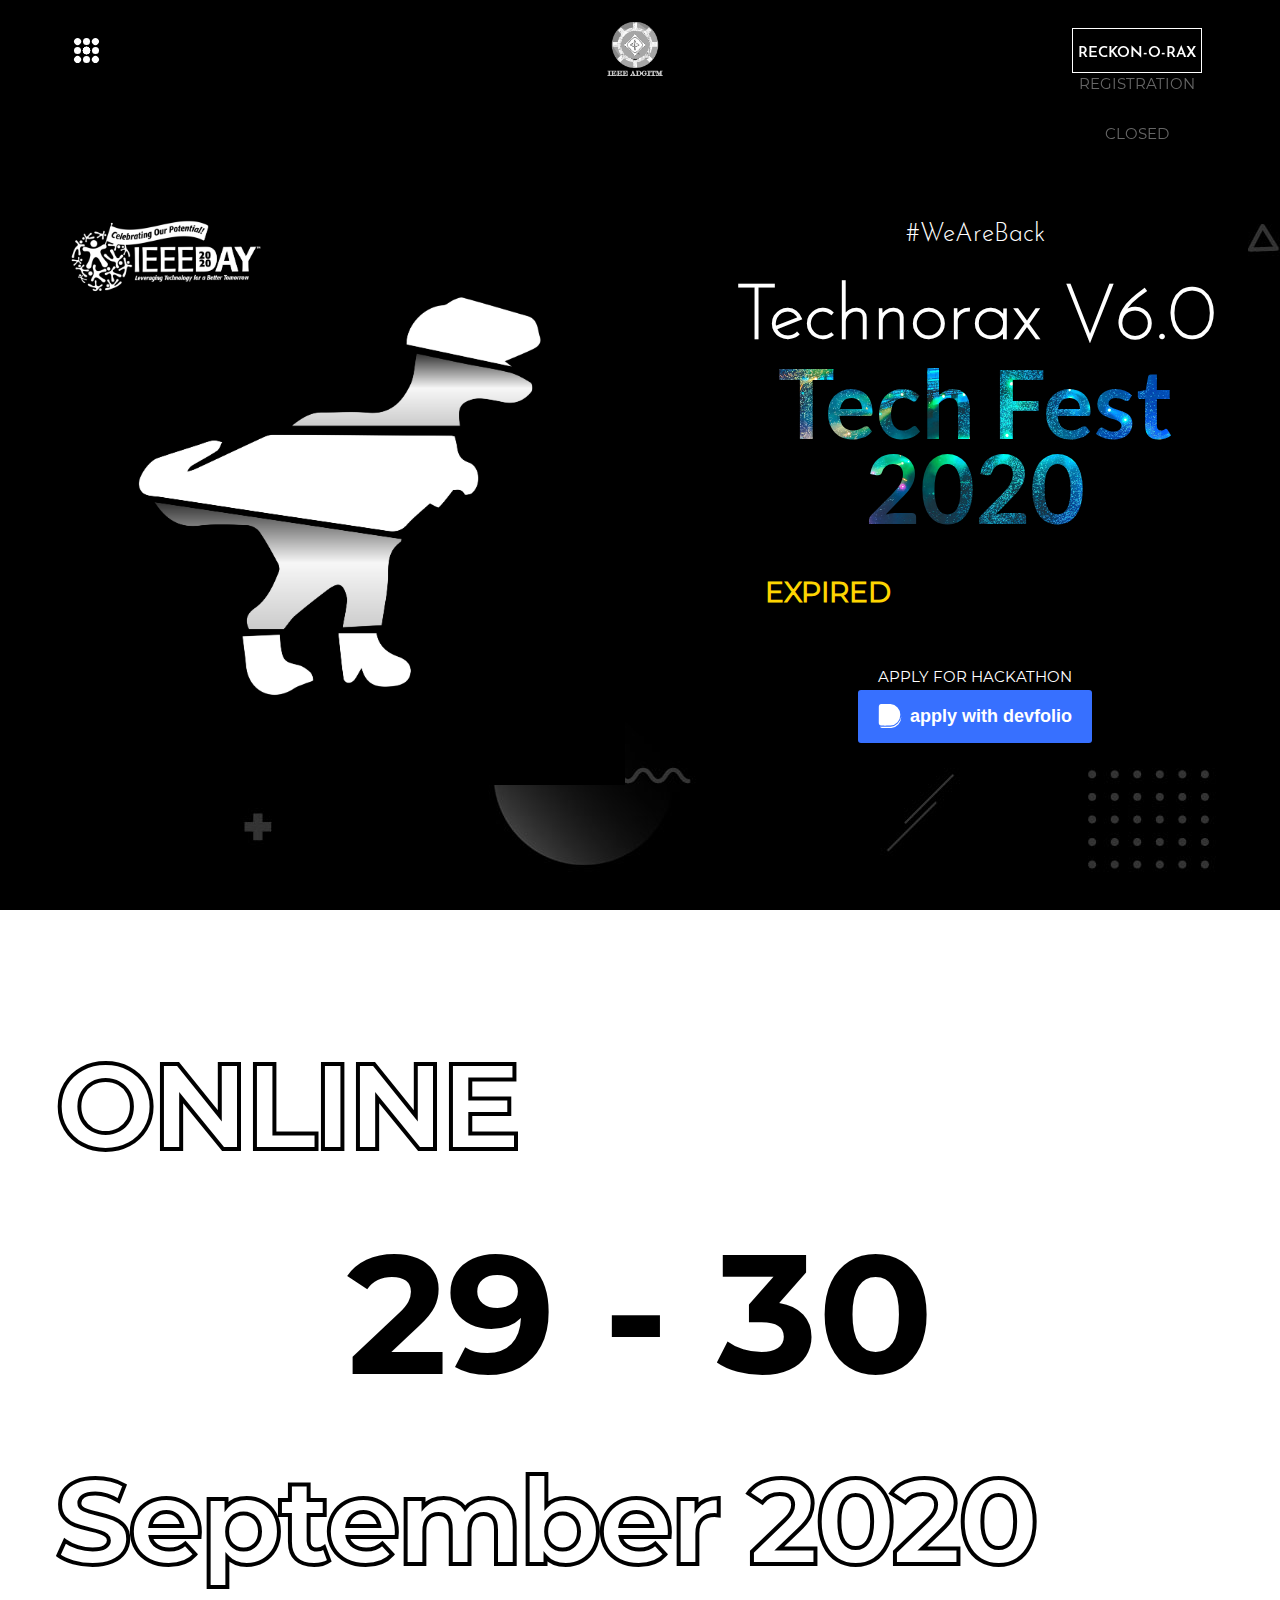
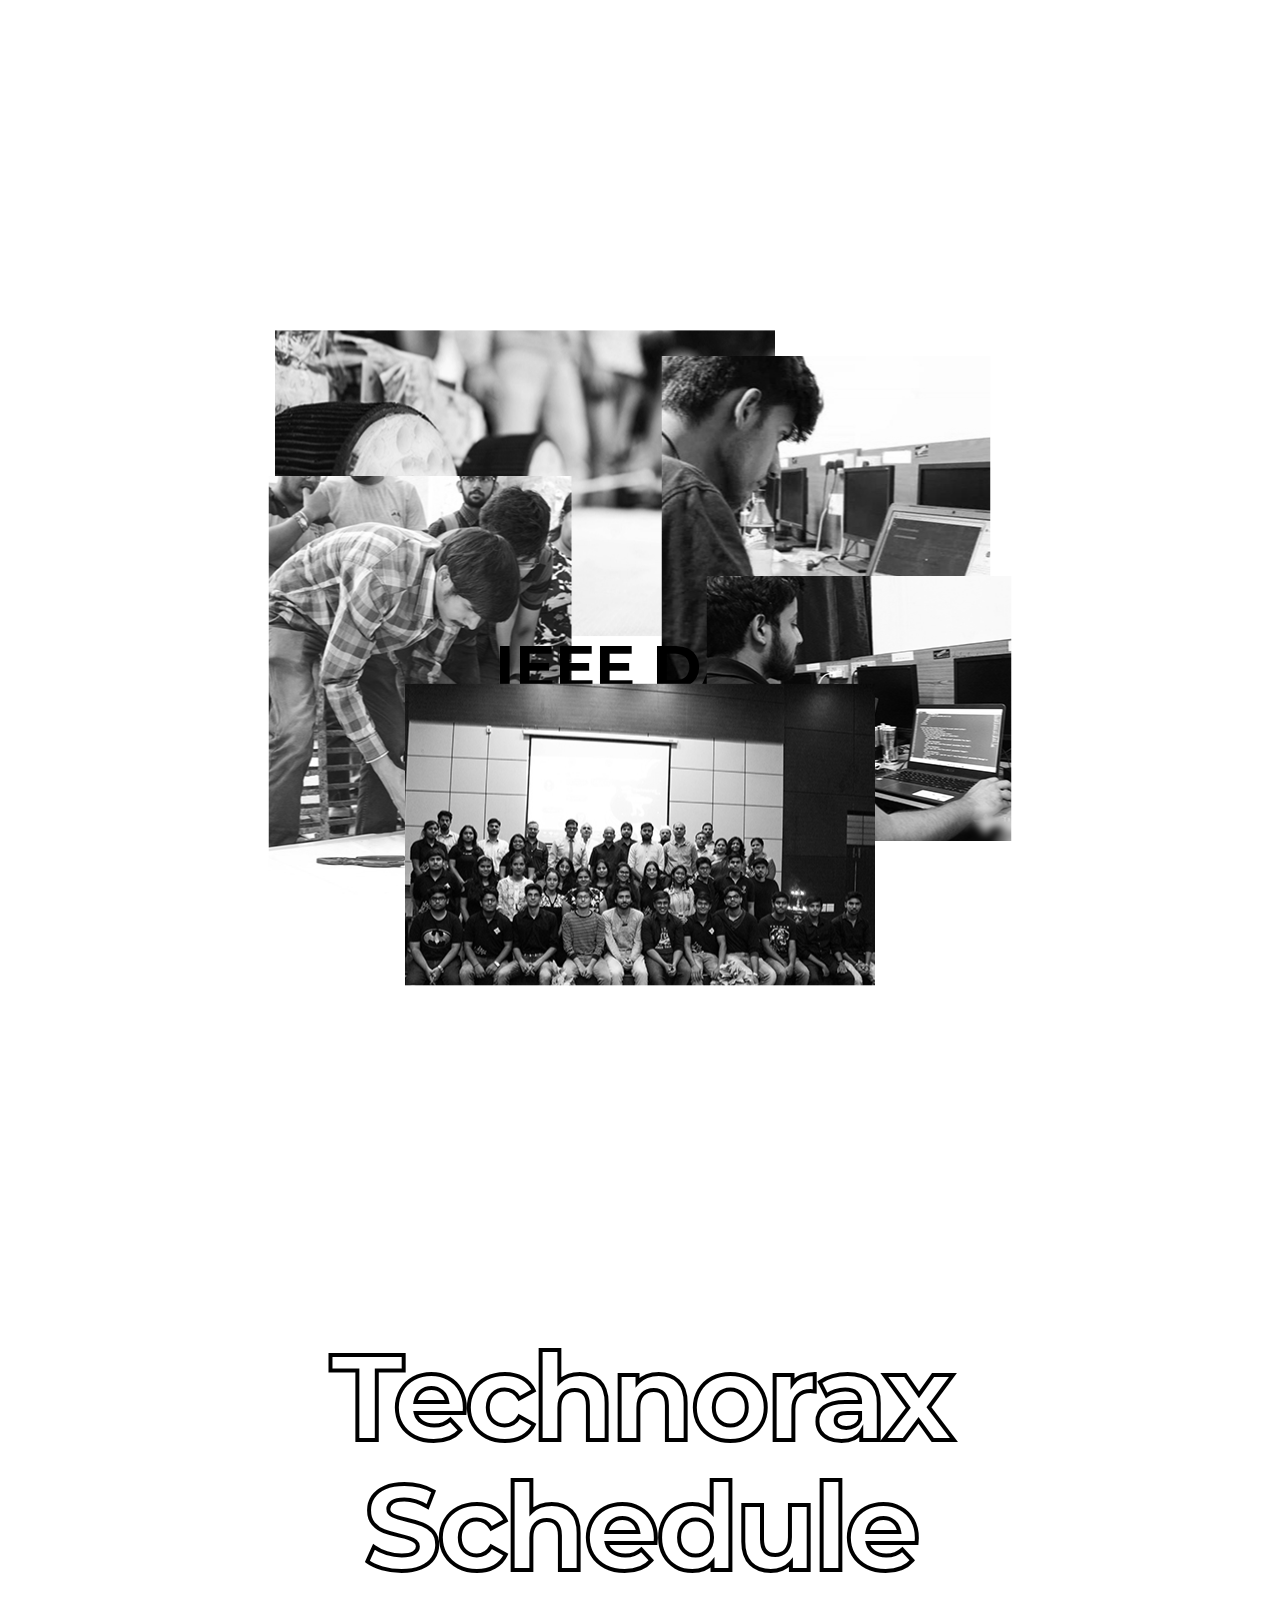
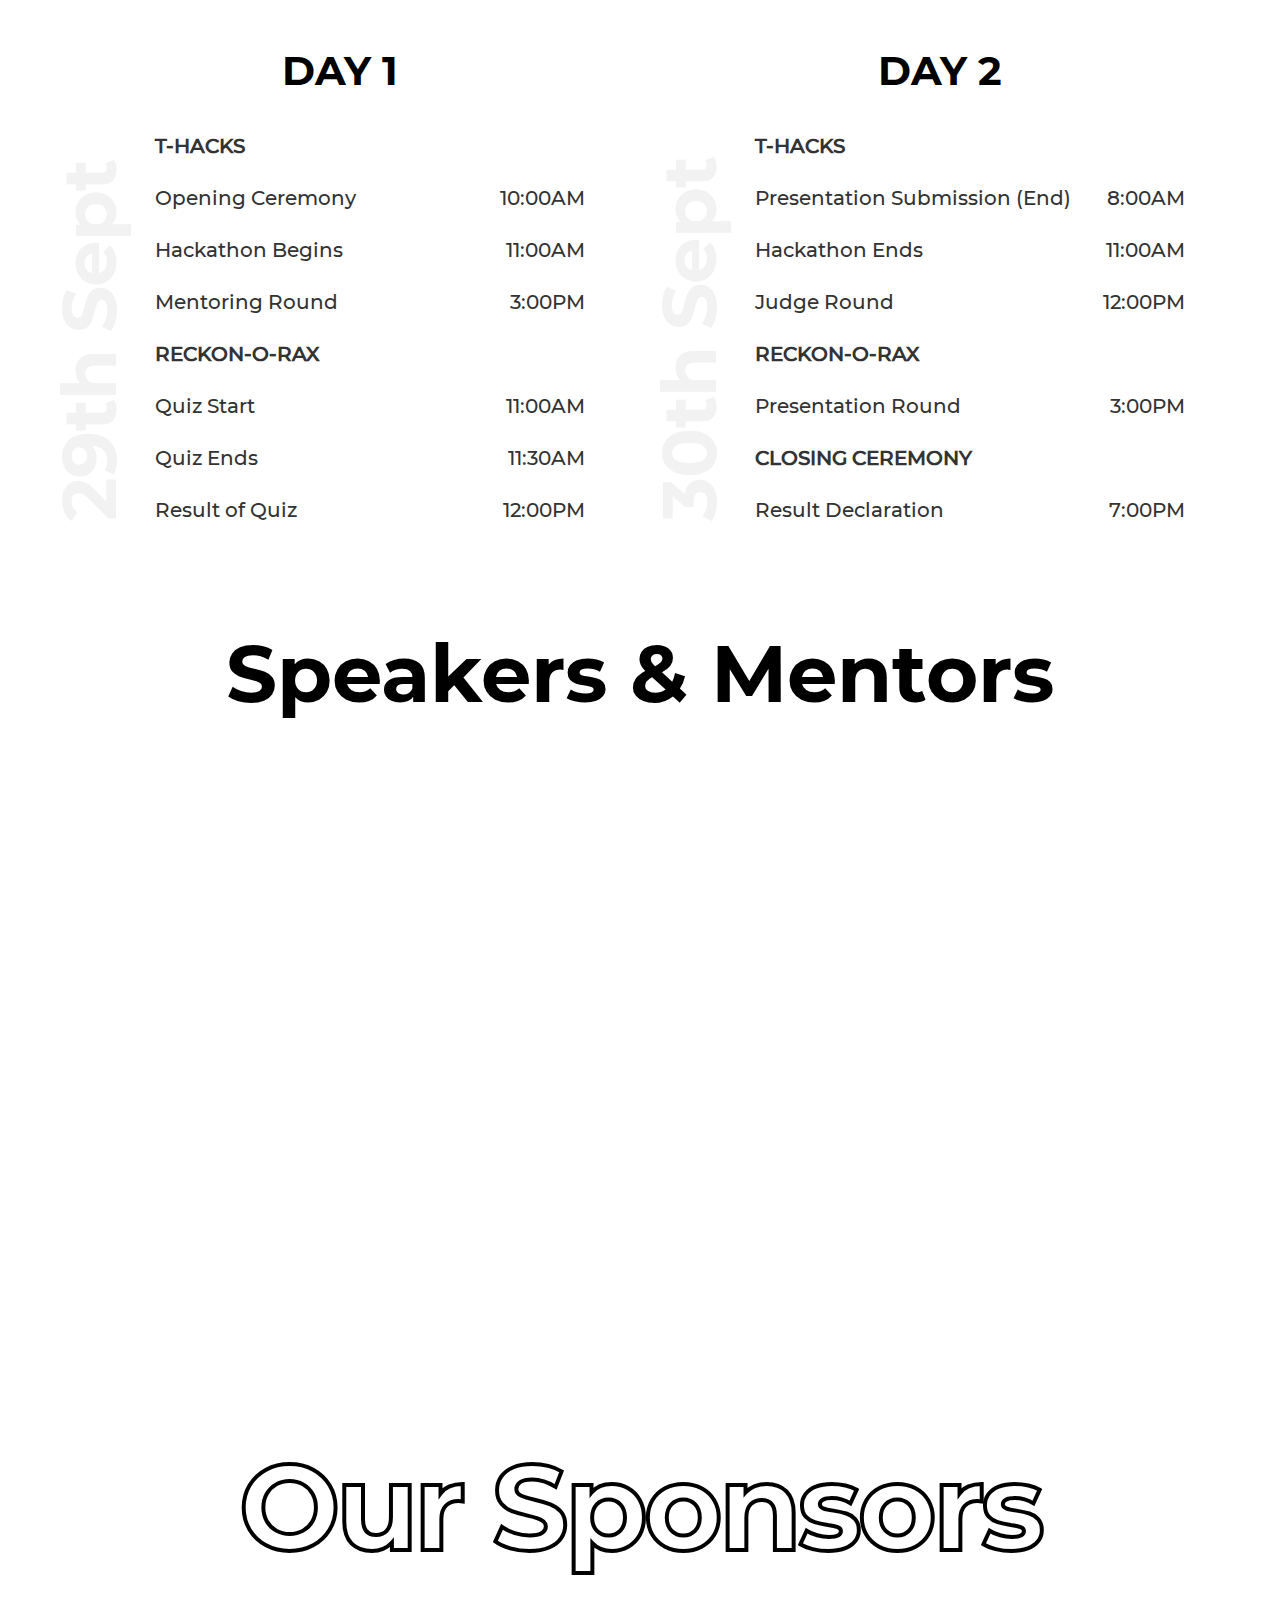
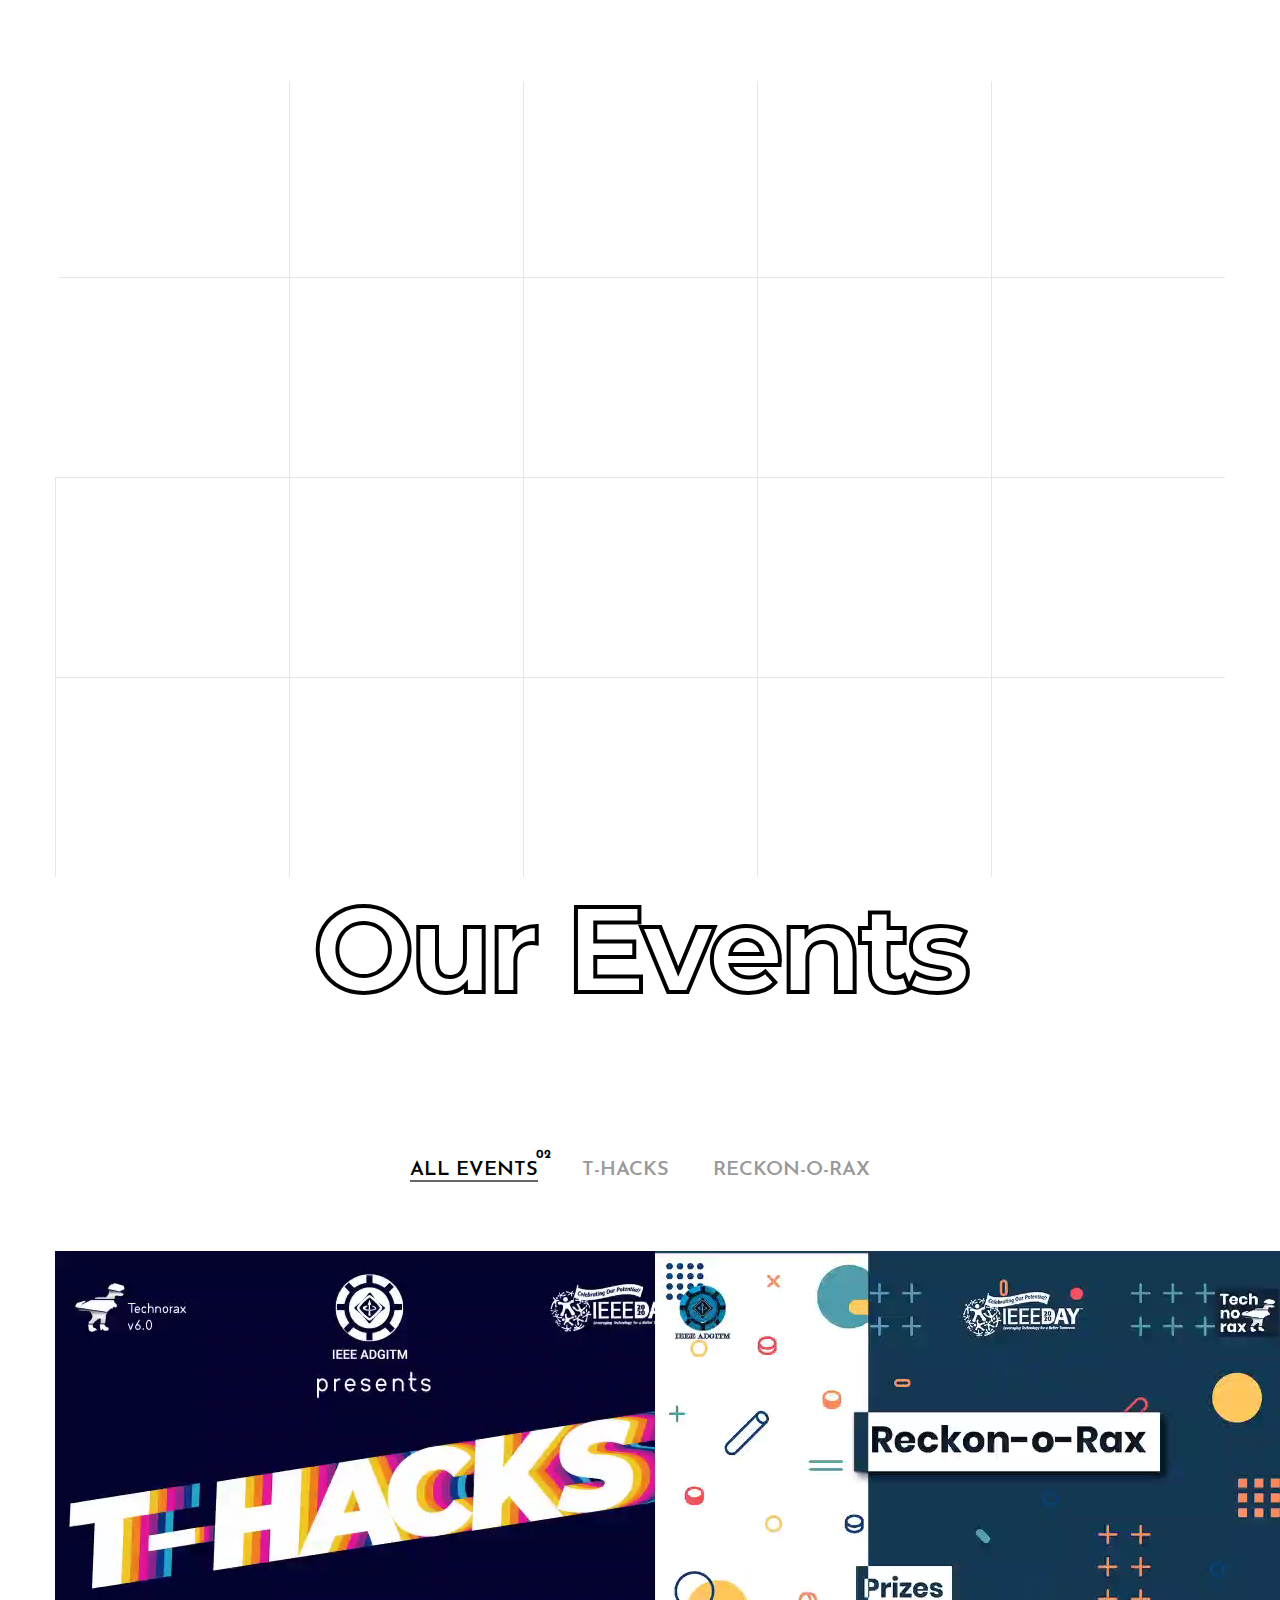
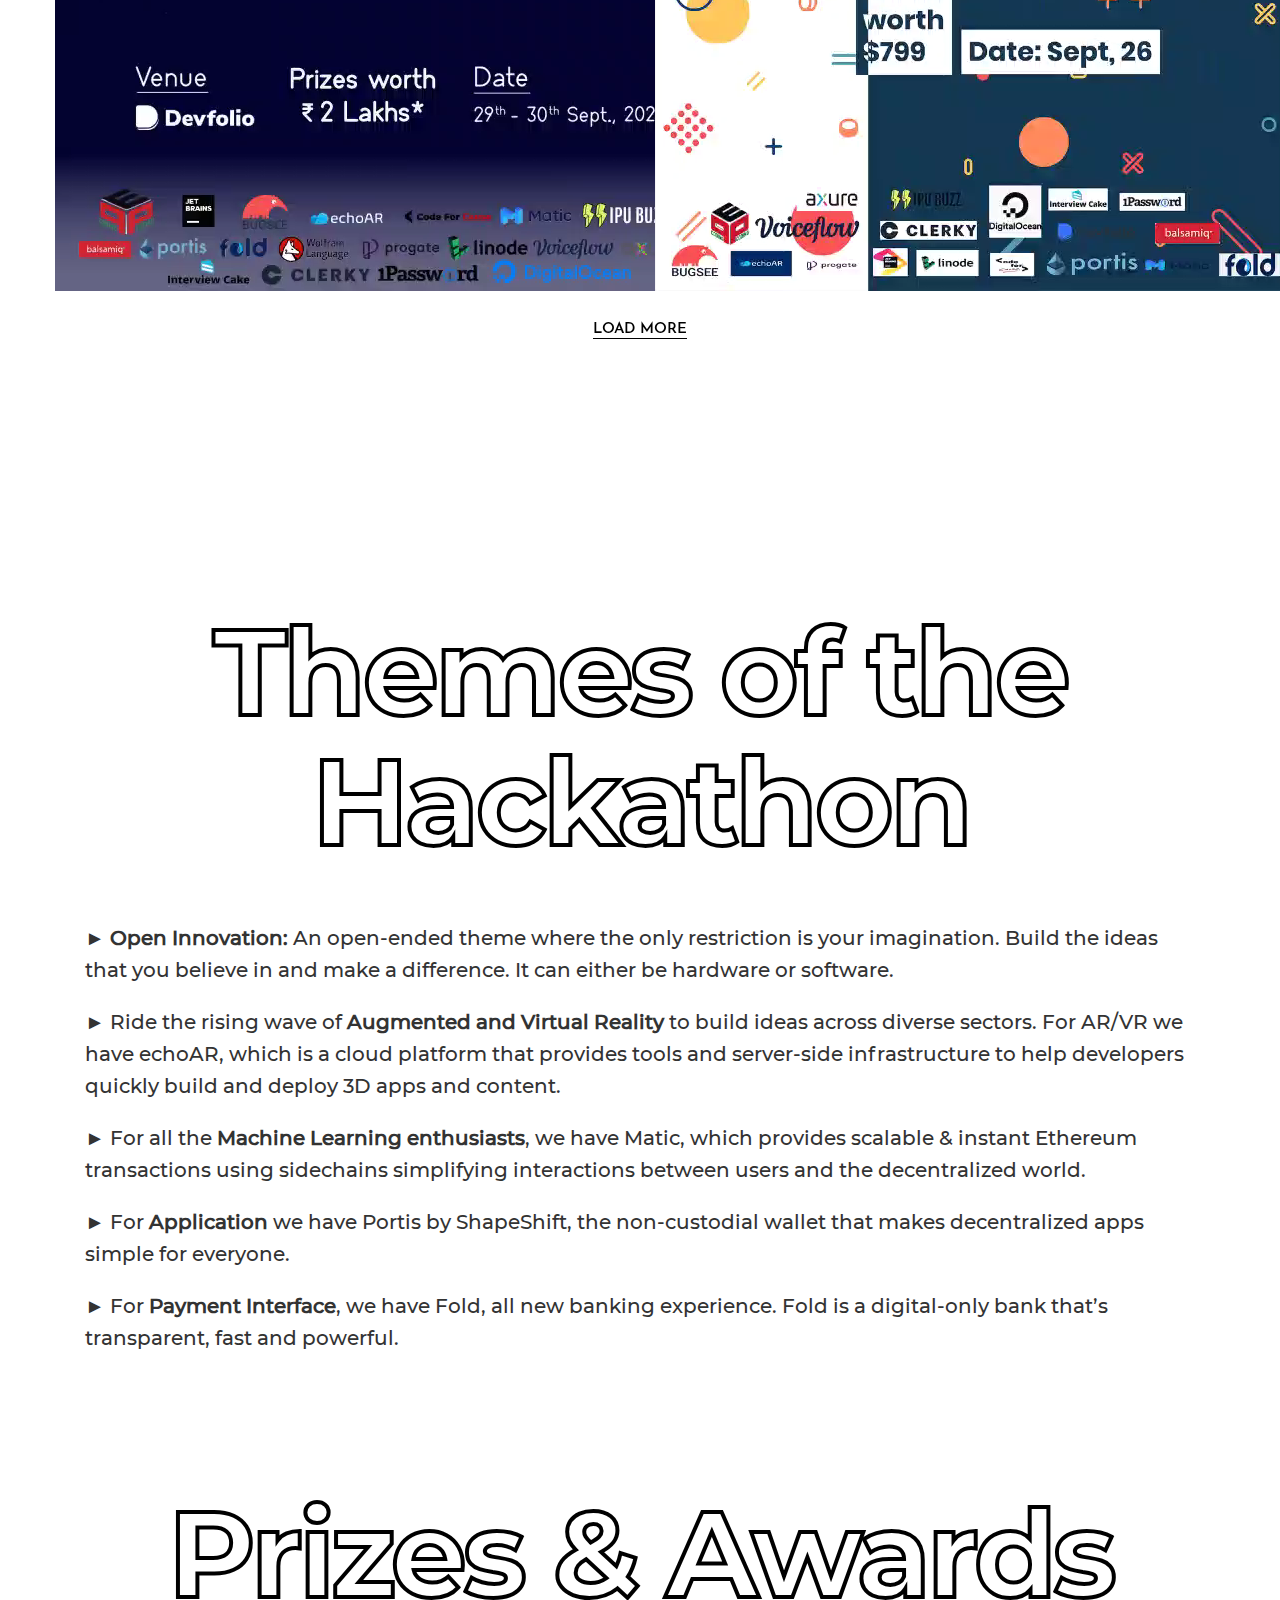
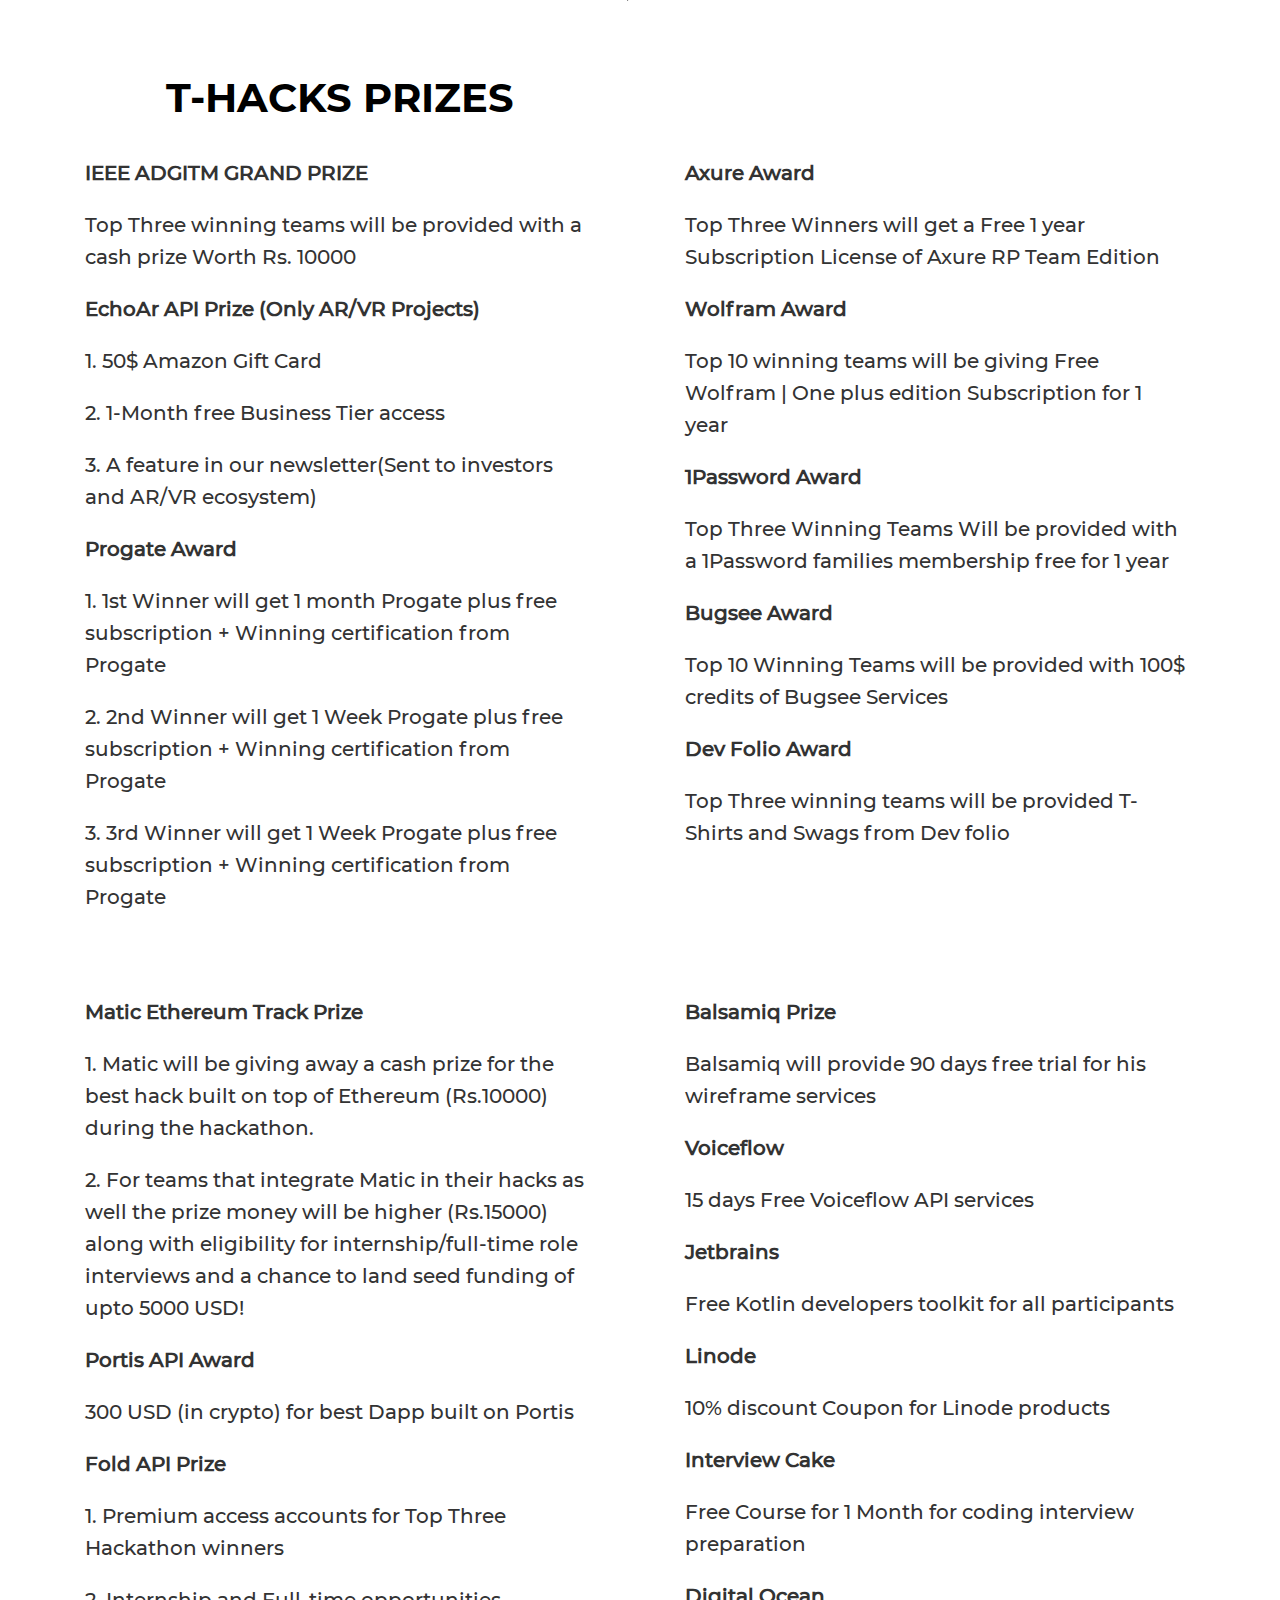
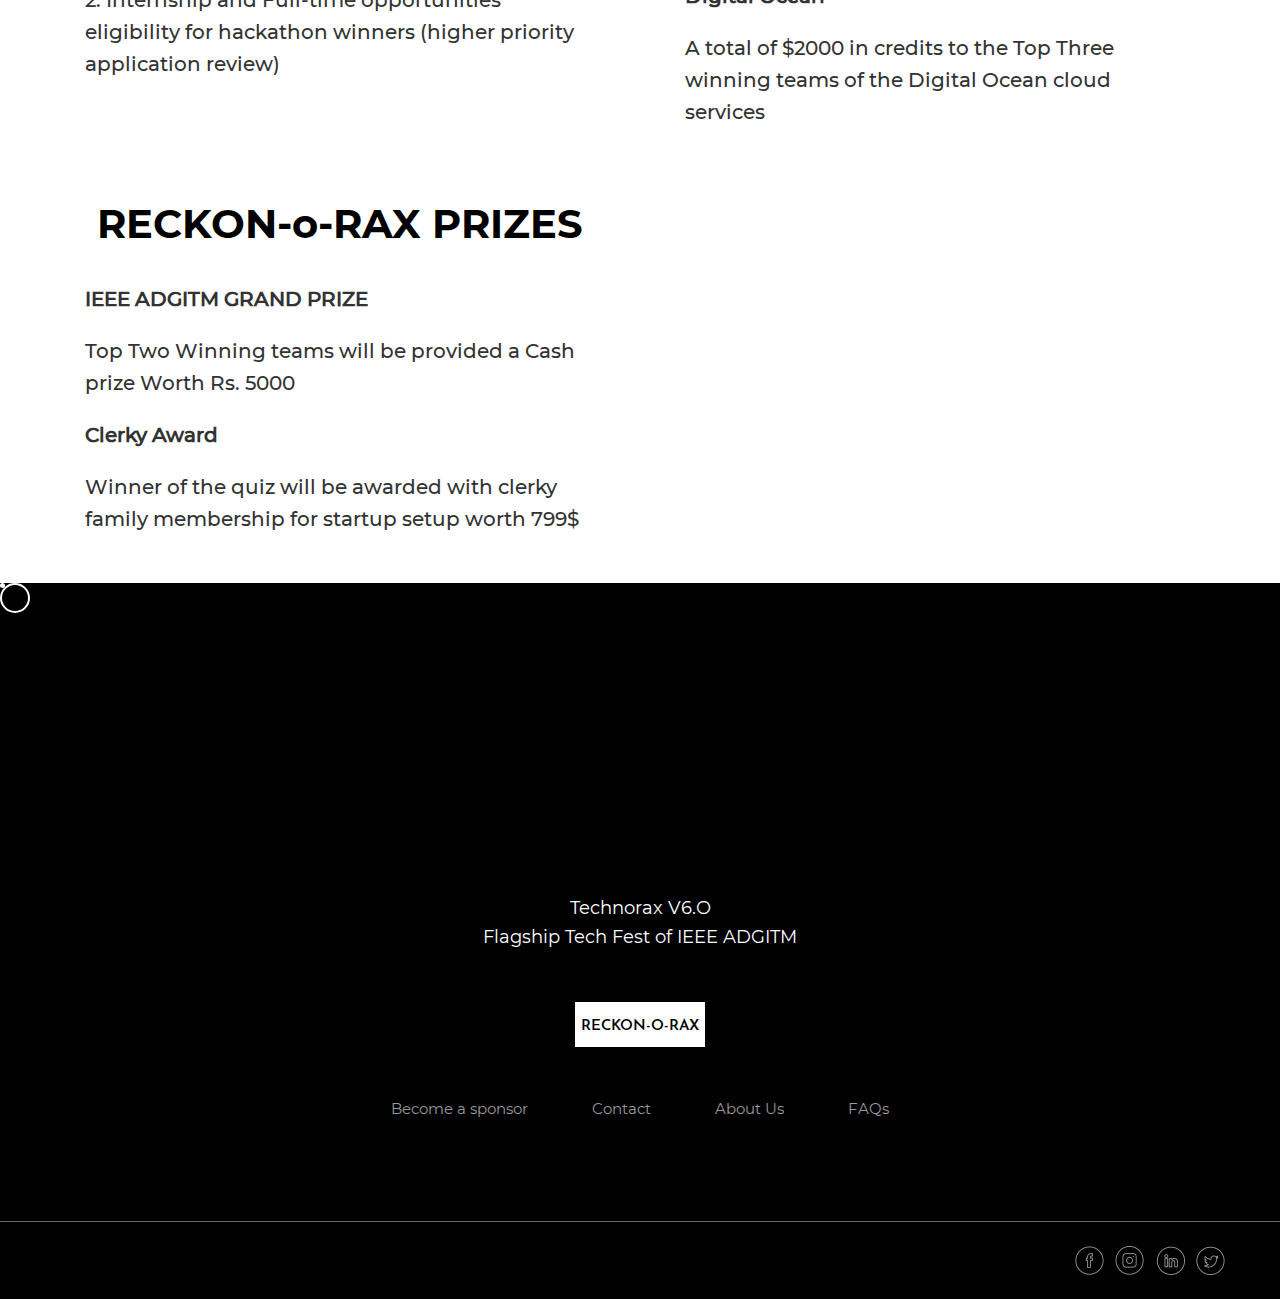
<file: index.html>
<!DOCTYPE html>
<html lang="en">



<head>
  <meta charset="UTF-8">
  <meta name="viewport" content="width=device-width, initial-scale=1.0">
  <meta http-equiv="X-UA-Compatible" content="ie=edge">
  <link rel="icon" href="assets\images\logo-02.png">
  <title>TechnoraxV6.0</title>

  <link rel="shortcut icon" href="#">
  <link rel="stylesheet" href="https://maxcdn.bootstrapcdn.com/bootstrap/4.0.0/css/bootstrap.min.css" integrity="sha384-Gn5384xqQ1aoWXA+058RXPxPg6fy4IWvTNh0E263XmFcJlSAwiGgFAW/dAiS6JXm" crossorigin="anonymous">

  <link rel="stylesheet" href="assets/styles/css/slick.css">
  <link rel="stylesheet" href="assets/styles/css/slick-theme.css">
  <link rel="stylesheet" href="assets/styles/css/animate.css">
  <link rel="stylesheet" href="assets/styles/style.css">
<body>
  <header id="header-trans" class="header-trans-1">
      <div class="container-technorax">
          <div class="header-2">
              <div class="header__menu-icon">
                  <div class="header__menu-icon__dot ">
                      <span ></span>
                      <span ></span>
                  </div>
                  <div class="header__menu-icon__dot header__menu-icon__dot--vertical">
                      <span ></span>
                      <span ></span>
                  </div>
                  <div class="header__menu-icon__dot header__menu-icon__dot--skew">
                      <span ></span>
                      <span ></span>
                  </div>
                  <div class="header__menu-icon__dot header__menu-icon__dot--skew-reverse">
                      <span ></span>
                      <span ></span>
                  </div>
              </div>
              <div class="position-fixed"></div>
              <div class="header__logo">
                  <a href="index.html"><img src="assets\images\IEEE ADGITMLogo-01.png" height="60" width="60" alt="logo"></a>
              </div>
              <a href="https://dare2compete.com/o/1MTVzoR" class="header__buy-ticket">
                  <span>RECKON-O-RAX</span>
                  <p style="margin-top: -20px; text-decoration:none;">REGISTRATION CLOSED</p>
              </a>
          </div>
      </div>
  </header>

  <section class="header-posistion"></section>
  <section>

  <div class="menu-nav">
      <div class="container-technorax">
          <div class="menu-nav-close"></div>
          <nav>
            <ul>
                <li>
                    <a class="menu-link link--kukuri" href="index.html" data-letters="Home">Home</a>

                </li>
                <li>
                    <a class="menu-link link--kukuri" href="ourEvent.html" data-letters="Our Events">Our Events</a>

                </li>
                <li>
                    <a class="menu-link link--kukuri" data-letters="Speaker & Mentors" href="speaker.html">Speaker & Mentors</a>

                </li>
                <li>
                    <a class="menu-link link--kukuri" href="aboutus.html" data-letters="About Us">About Us</a>

                </li>

                <li><a class="menu-link link--kukuri" href="schedule.html" data-letters="Schedule">Schedule</a></li>
                <li>
                    <a class="menu-link link--kukuri" href="Reckon-o-Rax.html" data-letters="Contact">Contact</a>

                </li>
            </ul>
          </nav>
      </div>
  </div>
  </section>


<div class="loading">

    <img src="assets\images\technorax2.gif" alt="">
</div>


<section>
    <div class="pagebanner-2">
        <div class="pagebanner-2__item">
            <div class="pagebanner-brg pagebanner-brg--1">
                <div class="container-technorax">

                    <div class="row">
                        <div class="col-lg-6">
                            <a href="#" class="pagebanner-brg--1__thumb wow fadeInLeft">
                                <img src="assets/images/uploads/pagebanner/sign-nologo.jpg" style="margin-top: 40px;" alt="sign">
                            </a>
                        </div>


                        <div class="col-lg-6">
                            <div class="pagebanner-brg--1__right wow fadeInRight">
                                <div class="pagebanner-brg--1__info">
                                    <h5>#WeAreBack</h5>
                                    <h2 class="pagebanner-brg--1__webdesign">Technorax V6.0</h2>
                                    <h3 class="pagebanner-brg--1__conference">Tech Fest 2020</h3>
                                </div>
                                <div class="pagebanner__count-down-area">

                                    <p id="demo"></p>
                                </div>
                                <P style="color: white;">APPLY FOR HACKATHON</P>
                              <a>

                                  <button id="devfolio-apply-now"><svg class="logo" xmlns="http://www.w3.org/2000/svg" fill="#fff"viewBox="0 0 115.46 123.46" style="height:24px;width:24px;margin-right:8px"><path d="M115.46 68a55.43 55.43 0 0 1-50.85 55.11S28.12 124 16 123a12.6 12.6 0 0 1-10.09-7.5 15.85 15.85 0 0 0 5.36 1.5c4 .34 10.72.51 20.13.51 13.82 0 28.84-.38 29-.38h.26a60.14 60.14 0 0 0 54.72-52.47c.05 1.05.08 2.18.08 3.34z" /><path d="M110.93 55.87A55.43 55.43 0 0 1 60.08 111s-36.48.92-48.58-.12C5 110.29.15 104.22 0 97.52l.2-83.84C.38 7 5.26.94 11.76.41c12.11-1 48.59.12 48.59.12a55.41 55.41 0 0 1 50.58 55.34z"/></svg>Apply with Devfolio</button>
                                  </a>

                            </div>
                        </div>
                    </div>


           </div>
            </div>

            </div>
                            </div>

                        <div class="col-lg-6">
                        </div>

                    </div>
                </div>

            </div>
        </div>
    </div>

</section>

<section>

    <div class="container-technorax">



        <div class="experience__tittle">
            <div class="experience__tittle1"><h1>ONLINE</h1></br></div>
            <h3 id="counting" class="tittle-eff2">29 - 30</h3>
            <div class="experience__tittle2"><h1>September 2020</h1></div>
        </div>


    </div>

    <div class="experience">
        <div class="container-technorax">
            <div class="row">
                <div class="col-lg-6 col-sm-6">
                    <a href="#" class="experience__thumb movein-ex--1">
                        <img src="assets\images\uploads\ieeeday\ieeeday1.jpeg"  alt="experience1">
                    </a>
                </div>
                <div class="col-lg-6 col-sm-6">
                    <a href="#" class="experience__thumb experience__thumb--right movein-ex--2">
                        <img src="assets\images\uploads\ieeeday\ieeeday2.jpeg"  alt="experience2">
                    </a>
                </div>
            </div>


            <div class="row">
                <div class="col-xl-3 col-lg-4 col-sm-6">
                    <a href="#" class="experience__thumb experience__thumb--left movein-ex--3">
                        <img src="assets\images\uploads\ieeeday\ieeeday3.jpeg"  alt="experience3">
                    </a>
                </div>
                <div class="col-xl-6 col-lg-4 col-sm-12">
                    <div class="experience__text">
                        <h1>IEEE DAY</h1>
                        <p>IEEE Day is celebrating the first time in history when engineers worldwide and IEEE members gathered to share their technical ideas in 1884......</p>
                        <div class="link-draw__hover">
                            <svg viewBox="4 0 118 98.6" class="hand-draw"><path class="hand-med-hover" d="M33.2,31.2C53.8,14.1,78.4,9.5,96.9,19.4c12.2,6.5,26.7,21.9,23.9,37.8c-3.9,22.2-39.1,37.1-65.6,34.5c-8.8-0.9-17.6-3.8-25.3-8.2C16.7,76,4.5,63.1,4.4,47.2C4.3,32.4,15,19.3,27.2,12.1c3.6-2.1,7.5-3.9,11.5-5.3c15.2-5.5,27.7-2.5,32.7-1.3c3.6,0.9,18,4.9,29.9,19c5.4,6.3,11.2,13.1,12.5,24.5c0.3,2.6,2,20.2-10.5,34.1C93.9,93.4,82,94,70,94.7c-9.9,0.6-25.8,1.5-39.3-10.1c-2.3-2-20.5-18.1-16-38.8c2.4-10.8,10-18.2,12.4-20.5c6.8-6.6,13.6-8.9,19.7-11C52,12.7,63,9.1,76.3,11.8c5,1,14.8,3.1,23.4,11.9c2.4,2.5,9.2,9.7,11.6,22c0.8,4.2,2.2,11.4-0.4,19.1c-4.9,14.2-20.9,19.7-28.3,22.4c-6,2.1-18,6.4-31.1,1.9c-16.1-5.4-33.7-23.9-28.8-44.2C25.5,33.2,35,24,44.6,19.9c14.3-6.2,26.1,0,28,1"/></svg>
                            <a class="experience__text__link" href="aboutieeeday.html">Discover more</a>
                        </div>
                    </div>
                </div>
                <div class="col-xl-3 col-lg-4 col-sm-6">
                    <a href="#" class="experience__thumb experience__thumb--middle movein-ex--4">
                        <img src="assets\images\uploads\ieeeday\ieeeday4.png"   alt="experience4">
                    </a>
                </div>
            </div>
            <div class="row">
                <div class="col-xl-5">
                    <a href="#" class="experience__thumb experience__thumb--center movein-ex--5">
                        <img src="assets\images\uploads\ieeeday\ieeeday5.jpg"   alt="experience5">
                    </a>
                </div>
            </div>
        </div>


    </div>

</section>



<section id="schedule">
    <div  class="container-technorax">
        <div class="schedule-list__tittle">
          <h1 >Technorax Schedule</h1>

        </div>
    </div>
    <div class="schedule-list">
        <div class="container">
            <div class="row">
                <div id="schedulelist-reveal1" class="col-lg-6">
                    <h2>DAY 1</h2>
                    <div class="schedule-list__box">
                        <h3>29th Sept</h3>
                        <ul class="min-list">
                            <li><span style="font-weight: bold">T-HACKS</span>

                            </li>
                            <li><span>Opening Ceremony</span><span>10:00AM</span></li>
                            <li><span>Hackathon Begins</span><span>11:00AM</span></li>
                            <li><span>Mentoring Round</span><span>3:00PM</span></li>
                            <li><span style="font-weight: bold">RECKON-O-RAX</span></li>
                            <li><span>Quiz Start</span><span>11:00AM</span></li>
                            <li><span>Quiz Ends</span><span>11:30AM</span></li>
                            <li><span>Result of Quiz</span><span>12:00PM</span></li>

                        </ul>
                    </div>
                </div>

                <div id="schedulelist-reveal1" class="col-lg-6">
                    <h2>DAY 2</h2>
                    <div class="schedule-list__box">
                        <h3>30th Sept</h3>
                        <ul class="min-list">
                          <li><span style="font-weight: bold">T-HACKS</span>

                          </li>
                          <li><span>Presentation Submission (End)</span><span>8:00AM</span></li>
                          <li><span>Hackathon Ends</span><span>11:00AM</span></li>
                          <li><span>Judge Round</span><span>12:00PM</span></li>
                          <li><span style="font-weight: bold">RECKON-O-RAX</span></li>
                          <li><span>Presentation Round</span><span>3:00PM</span></li>
                          <li><span style="font-weight: bold">CLOSING CEREMONY</span></li>
                          <li><span>Result Declaration</span><span>7:00PM</span></li>

                        </ul>
                    </div>
                </div>


            </div>
        </div>
    </div>


</section>

<section class="speaker" id="speaker">
    <div  class="container-technorax">
        <div class="speaker-slider__tittle">
            <h1>Speakers & Mentors</h1>
        </div>

    </div>
    <div class="container">
        <div class="speaker-slider-area">
              
            <div class="speaker-slider__arrow speaker-slider__arrow--up"><i class="fa fa-angle-up"></i></div>
            <div class="speaker-slider__arrow speaker-slider__arrow--down"><i class="fa fa-angle-down"></i></div>
            <div class="speaker-slider">
              
              <div class=" speaker-slider__item">
                    <div class=" col-lg-4 col-md-6">
                        <a href="#" class="speaker-slider__item__thumb">
                            <img src="assets\images\uploads\speaker\speaker3.jpg" alt="speaker3">
                            <div class="speaker-slider__item__thumb__info">
                              <h4>Prerna Gaur</h4>
                              <h6>IEEE DELHI SECTION CHAIR</h6>
                            </div>
                        </a>
                    </div>
                </div>
                <div class=" speaker-slider__item">
                    <div class=" col-lg-4 col-md-6">
                        <a href="#" class="speaker-slider__item__thumb">
                            <img src="assets\images\uploads\speaker\speaker4.jpeg" alt="speaker2">
                            <div class="speaker-slider__item__thumb__info">
                              <h4>Dr. Abdul Quaiyum Ansari</h4>
                              <h6>SAC Chair</h6>
                            </div>
                        </a>
                    </div>
                </div>

                <div class="speaker-slider__item">
                    <div class=" col-lg-4 col-md-6">
                        <a href="#" class="speaker-slider__item__thumb">
                            <img src="assets\images\uploads\speaker\speaker7.jpg" alt="speaker7">
                            <div class="speaker-slider__item__thumb__info">
                                <h4>Dr. Hemant Kumar</h4>
                                <h6>Ph.D., Electrical Engineering, Indian Institute of Technology Bombay
                                    
                                  </h6>
                            </div>
                        </a>
                    </div>
                </div>
                  
                                <div class="speaker-slider__item">
                    <div class=" col-lg-4 col-md-6">
                        <a href="#" class="speaker-slider__item__thumb">
                            <img src="assets\images\uploads\speaker\speaker8.jpeg" alt="speaker7">
                            <div class="speaker-slider__item__thumb__info">
                                <h4>Shawrya Mehrotra</h4>
                                <h6>Founder at Metvy | Ogilvy | Y Combinator Startup School’19 | Finalist, Times App Search | 35x Keynote Speaker | #ShawryaSays
                                 </h6>
                            </div>
                        </a>
                    </div>
                </div>

             
              
              <div class=" speaker-slider__item">
                    <div class=" col-lg-4 col-md-6">
                        <a href="#" class="speaker-slider__item__thumb">
                            <img src="assets\images\uploads\speaker\speaker5.jpg" alt="speaker5">
                            <div class="speaker-slider__item__thumb__info">
                              <h4>Jasbir Singh</h4>
                              <h6>Mentor| Full Stack Web Developer| Creator of DEV -101</h6>
                            </div>
                        </a>
                    </div>
                </div>
              
              <div class=" speaker-slider__item">
                    <div class=" col-lg-4 col-md-6">
                        <a href="#" class="speaker-slider__item__thumb">
                            <img src="assets\images\uploads\speaker\speaker6.jpg" alt="speaker6">
                            <div class="speaker-slider__item__thumb__info">
                              <h4>Jitender Punia</h4>
                              <h6>Mentor at Pepcoding Education Private Limited</h6>
                            </div>
                        </a>
                    </div>
                </div>
              
               <div class=" speaker-slider__item">
                    <div class=" col-lg-4 col-md-6">
                        <a href="#" class="speaker-slider__item__thumb">
                            <img src="assets\images\uploads\speaker\speaker2.jpeg" alt="speaker2">
                            <div class="speaker-slider__item__thumb__info">
                              <h4>Ekta Mishra</h4>
                              <h6>Outreachy'20 intern @OpenRefine | GCI''19 Mentor @JBoss | Open Source Hack Mentor @AnitaB. org | GHCI'20 scholar</h6>
                            </div>
                        </a>
                    </div>
                </div>
              
                             <div class=" speaker-slider__item">
                    <div class=" col-lg-4 col-md-6">
                        <a href="#" class="speaker-slider__item__thumb">
                            <img src="assets\images\uploads\speaker\speaker9.jpg" alt="speaker2">
                            <div class="speaker-slider__item__thumb__info">
                              <h4>Vinay K. Verma</h4>
                              <h6>Ex - Vice chairperson IEEE ADGITM student branch</h6>
                            </div>
                        </a>
                    </div>
                </div>

            
            </div>
        </div>
    </div>

</section>


<section>
    <div class="container-technorax">
        <div class="sponsor__tittle">
            <h1> Our Sponsors</h1>
        </div>
        <div class="sponsor">
            <div class="sponsor__item">
              <img src="assets\images\uploads\sponsor\Devfolio - Normal@3x.png"  alt="sponsor1">
            </div>
            <div class="sponsor__item">
                    <img src="assets\images\uploads\sponsor\echoAR - Logo 2020 - Background.png" alt="sponsor2">
            </div>
            <div class="sponsor__item">
                    <img src="assets\images\uploads\sponsor\wolfram.png"  alt="sponsor3">
            </div>
            <div class="sponsor__item">
                    <img class="sponsor_item_jetBrains"src="assets\images\uploads\sponsor\Jetbrains.jpg" height="120" weight="85" alt="sponsor4">
            </div>
            <div class="sponsor__item">
                      <img src="assets\images\uploads\sponsor\Progate logo image.png" alt="sponsor5">
            </div>
            <div class="sponsor__item">
              <img src="assets\images\uploads\sponsor\Voiceflow.png"  alt="sponsor6">

            </div>
            <div class="sponsor__item">
              <img src="assets\images\uploads\sponsor\Bugsee-Logo.svg" height="120" weight="85"   alt="sponsor7">
            </div>
            <div class="sponsor__item">
                    <img src="assets\images\uploads\sponsor\Logo Dark Blue.png" alt="sponsor8">
            </div>
            <div class="sponsor__item">
                    <img src="assets\images\uploads\sponsor\images.png"  alt="sponsor9">
            </div>
            <div class="sponsor__item">
                    <img src="assets\images\uploads\sponsor\Clerky.png" style="height=100px; weight=70px;" alt="sponsor10">
            </div>
            <div class="sponsor__item">
                      <img src="assets\images\uploads\sponsor\balmisque.png"  alt="sponsor11">
            </div>
            <div class="sponsor__item">
              <img src="assets\images\uploads\sponsor\axure.png" height="120" weight="85"   alt="sponsor12">

            </div>

            <div class="sponsor__item">
              <img src="assets\images\uploads\sponsor\1pass.png" height="120" weight="85"  alt="sponsor13">
            </div>
            <div class="sponsor__item">
              <img src="assets\images\uploads\sponsor\Matic-Network_Logo (1).png" style="height=100px; weight=70px;"  alt="sponsor14">
            </div>
            <div class="sponsor__item">
              <img src="assets\images\uploads\sponsor\portis_logo (1).png"style="height=100px; weight=70px;"  alt="sponsor15">
            </div>
            <div class="sponsor__item">
              <img src="assets\images\uploads\sponsor\interview cake.png" style="height=100px; weight=65px;"   alt="sponsor16">
            </div>
          <div class="sponsor__item">
              <img src="assets\images\uploads\sponsor\ipubuzz_vector_black.png" height="120" weight="85"   alt="sponsor17">
            </div>
            <div class="sponsor__item">
              <img src="assets\images\uploads\sponsor\digitalocean1.png" height="120" weight="85"  alt="sponsor18">
            </div>
          <div class="sponsor__item">
              <img src="assets\images\uploads\sponsor\precoding.png" height="120" weight="85"  alt="sponsor19">
            </div>
          <div class="sponsor__item">
              <img src="assets\images\uploads\sponsor\codeforcause.jpg" height="120" weight="90"  alt="sponsor20">
            </div>

          </div>
        </div>
    </div>
</section>
<br><br><br>
<section>
    <div class="portfolio-3">
        <div class="container-technorax">
            <div class="portfolio-3__tittle">
                <h1>Our Events</h1>
            </div>
            <ul class="portfolio-3__categoties">
                <li data-filter="*" class="port3-filter">ALL EVENTS</li>
                <li data-filter=".branding">T-HACKS</li>
                <li data-filter=".webdesign">RECKON-O-RAX</li>

            </ul>
            <div class="portfolio-3__grid">


                <a href="schedule.html" class="portfilio-3__item portfilio-3__item__2h2w branding">
                    <video src="assets\images\uploads\events\Thacks.mp4" autoplay loop alt="portfolio3">
                    <div class="portfilio-3__item__category">
                        <h5>T-HACKS</h5>
                        <button class="technorax-schedule" type="button" name="button">Check the Schedule</button>
                        <!-- <p>About Event</p> -->
                    </div>
                </a>

                <a href="schedule.html" class="portfilio-3__item portfilio-3__item__2h2w webdesign">
                    <video src="assets\images\uploads\events\Reckon-o-Rax.mp4" autoplay loop alt="portfolio3">
                    <div class="portfilio-3__item__category">
                        <h5>RECKON-O-RAX</h5>
                         <button  class="technorax-schedule" type="button" name="button">Check the Schedule</button>
                        <!-- <p>About Event</p> -->
                    </div>
                </a>

                <div class="portfilio-3__item-sizer"></div>
            </div>
            <div class="portfolio__load-all">
                <div class="link-draw__hover">
                    <svg viewBox="4 0 118 98.6" class="hand-draw"><path class="hand-med-hover" d="M33.2,31.2C53.8,14.1,78.4,9.5,96.9,19.4c12.2,6.5,26.7,21.9,23.9,37.8c-3.9,22.2-39.1,37.1-65.6,34.5c-8.8-0.9-17.6-3.8-25.3-8.2C16.7,76,4.5,63.1,4.4,47.2C4.3,32.4,15,19.3,27.2,12.1c3.6-2.1,7.5-3.9,11.5-5.3c15.2-5.5,27.7-2.5,32.7-1.3c3.6,0.9,18,4.9,29.9,19c5.4,6.3,11.2,13.1,12.5,24.5c0.3,2.6,2,20.2-10.5,34.1C93.9,93.4,82,94,70,94.7c-9.9,0.6-25.8,1.5-39.3-10.1c-2.3-2-20.5-18.1-16-38.8c2.4-10.8,10-18.2,12.4-20.5c6.8-6.6,13.6-8.9,19.7-11C52,12.7,63,9.1,76.3,11.8c5,1,14.8,3.1,23.4,11.9c2.4,2.5,9.2,9.7,11.6,22c0.8,4.2,2.2,11.4-0.4,19.1c-4.9,14.2-20.9,19.7-28.3,22.4c-6,2.1-18,6.4-31.1,1.9c-16.1-5.4-33.7-23.9-28.8-44.2C25.5,33.2,35,24,44.6,19.9c14.3-6.2,26.1,0,28,1"/></svg>
                    <a class="moving-btn" href="ourEvent.html">Load More</a>
                </div>
            </div>
        </div>
    </div>
</section>
  
 <section id="schedule">
    <div  class="container-technorax">
        <div class="schedule-list__tittle">
          <h1>Themes of the Hackathon</h1>

        </div>
    </div>
    <div class="schedule-list">
        <div class="container">
            <div class="row">
                <div id="schedulelist-reveal1" class="col-lg-12">
                  <div class="center"></div>
                    <!-- <h2>T-HACKS PRIZES</h2> -->
                    <div class="schedule-list__box">
                        <!-- <h3>IEEE ADGITM GRAND PRIZE</h3> -->
                        <ul class="min-list">
                            <li><span>&#9658; <strong>Open Innovation:</strong> An open-ended theme where the only restriction is your imagination. Build the ideas that  you believe in and make a difference. It can either be hardware or software.</span></li>
                            <li><span>&#9658; Ride the rising wave of <strong>Augmented and Virtual Reality</strong> to build ideas across diverse sectors.
                            For AR/VR we have echoAR, which is a cloud platform that provides tools and server-side infrastructure to help developers quickly build and deploy 3D apps and content.</span></li>
                            <li><span>&#9658; For all the <strong>Machine Learning enthusiasts</strong>, we have Matic, which provides scalable & instant Ethereum transactions using sidechains simplifying interactions between users and the decentralized world.</span></li>
                            <li><span>&#9658; For <strong>Application</strong> we have Portis by ShapeShift, the non-custodial wallet that makes decentralized apps simple for everyone.</span></li>
                            <li><span> &#9658; For <strong>Payment Interface</strong>, we have Fold, all new banking experience. Fold is a digital-only bank that’s transparent, fast and powerful.</span></li>
                        </ul>
                    </div>
                </div>

            </div>
        </div>
    </div>

</section>
  
<section id="schedule">
    <div  class="container-technorax">
        <div class="schedule-list__tittle">
          <h1>Prizes & Awards</h1>

        </div>
    </div>
    <div class="schedule-list">
        <div class="container">
            <div class="row">
                <div id="schedulelist-reveal1" class="col-lg-6">
                  <div class="center"></div>
                    <h2>T-HACKS PRIZES</h2>
                    <div class="schedule-list__box">
                        <!-- <h3>IEEE ADGITM GRAND PRIZE</h3> -->
                        <ul class="min-list">
                            <li><span style="font-weight: bold;">IEEE ADGITM GRAND PRIZE</span></li>
                            <li><span>Top Three winning teams will be provided with a cash prize Worth Rs. 10000</span></li>
                            <li><span style="font-weight: bold;"> EchoAr API Prize (Only AR/VR Projects)</span></li>
                            <li><span>1. 50$ Amazon Gift Card</span></li>
                            <li><span>2. 1-Month free Business Tier access</span></li>
                            <li><span>3. A feature in our newsletter(Sent to investors and AR/VR ecosystem)</span></li>
                            <li><span style="font-weight: bold;">Progate Award</span></li>
                            <li><span>1. 1st Winner will get 1 month Progate plus free subscription + Winning certification from Progate</span></li>
                            <li><span>2. 2nd Winner will get 1 Week Progate plus free subscription + Winning certification from Progate</span></li>
                            <li><span>3. 3rd Winner will get 1 Week Progate plus free subscription + Winning certification from Progate</span></li>

                        </ul>
                    </div>
                </div>

                <div id="schedulelist-reveal1" class="col-lg-6">
                    <h2><br></h2>
                    <div class="schedule-list__box">

                        <ul class="min-list">
                          <li><span style="font-weight: bold">Axure Award</span></li>
                          <li><span>Top Three Winners will get a Free 1 year Subscription License of Axure RP Team Edition</span></li>
                          <li><span style="font-weight: bold;">Wolfram Award</span></li>
                          <li><span>Top 10 winning teams will be giving Free Wolfram | One plus edition Subscription for 1 year</span></li>
                          <li><span style="font-weight: bold;">1Password Award</span></li>
                          <li><span>Top Three Winning Teams Will be provided with a 1Password families membership free for 1 year</span></li>
                          <li><span style="font-weight: bold;">Bugsee Award</span></li>
                          <li><span>Top 10 Winning Teams will be provided with 100$ credits of Bugsee Services</span></li>
                          <li><span style="font-weight: bold;">Dev Folio Award</span></li>
                          <li><span>Top Three winning teams will be provided T-Shirts and Swags from Dev folio</span></li>


                        </ul>
                    </div>
                </div>

                <div id="schedulelist-reveal1" class="col-lg-6">
                    <h2><br></h2>
                    <div class="schedule-list__box">

                        <ul class="min-list">
                          <li><span style="font-weight: bold">Matic Ethereum Track Prize</span></li>
                          <li><span>1. Matic will be giving away a cash prize for the best hack built on top of Ethereum (Rs.10000) during the hackathon.</span></li>
                          <li><span>2. For teams that integrate Matic in their hacks as well the prize money will be higher (Rs.15000) along with eligibility for internship/full-time role interviews and a chance to land seed funding of upto 5000 USD!</span></li>
                          <li><span style="font-weight: bold;">Portis API Award</span></li>
                          <li><span>300 USD (in crypto) for best Dapp built on Portis</span></li>
                          <li><span style="font-weight: bold;">Fold API Prize</span></li>
                          <li><span>1. Premium access accounts for Top Three Hackathon winners</span></li>
                          <li><span>2. Internship and Full-time opportunities eligibility for hackathon winners (higher priority application review)</span></li>


                        </ul>
                    </div>
                </div>

                <div id="schedulelist-reveal1" class="col-lg-6">
                    <h2><br></h2>
                    <div class="schedule-list__box">

                        <ul class="min-list">
                          <li><span style="font-weight: bold;">Balsamiq Prize</span></li>
                          <li><span>Balsamiq will provide 90 days free trial for his wireframe services</span></li>
                          <li><span style="font-weight: bold;">Voiceflow</span></li>
                          <li><span>15 days Free Voiceflow API services</span></li>

                          <li><span style="font-weight: bold;">Jetbrains</span></li>
                          <li><span>Free Kotlin developers toolkit for all participants</span></li>
                          <li><span style="font-weight: bold;">Linode</span></li>
                          <li><span>10% discount Coupon for Linode products</span></li>
                          <li><span style="font-weight: bold;">Interview Cake </span></li>
                          <li><span>Free Course for 1 Month for coding interview preparation</span></li>
                          <li><span style="font-weight: bold;">Digital Ocean </span></li>
                          <li><span>A total of $2000 in credits to the Top Three winning teams of the Digital Ocean cloud services</span></li>



                        </ul>
                    </div>
                </div>
                <div id="schedulelist-reveal1" class="col-lg-6" style="display:grid; place-items:center;">
                  <br><br><br>
                    <h2>RECKON-o-RAX PRIZES</h2>
                    <div class="schedule-list__box">
                        <!-- <h3>IEEE ADGITM GRAND PRIZE</h3> -->
                        <ul class="min-list">
                            <li><span style="font-weight: bold;">IEEE ADGITM GRAND PRIZE</span></li>
                            <li><span>Top Two Winning teams will be provided a Cash prize Worth Rs. 5000</span></li>
                            <li><span style="font-weight: bold;">Clerky Award</span></li>
                            <li><span>Winner of the quiz will be awarded with clerky family membership for startup setup worth 799$</span></li>

                        </ul>
                    </div>
                </div>


            </div>
        </div>
    </div>

</section>
<br><br>


<footer>
    <div class="cursor"></div>
    <div class="cursor-follower"></div>

    <div class="container">
        <div class="footer ">
            <a class="footer__logo" href="index.html"><img class="footer-move-up" src="assets/images/logo-01.png" alt="logo" ></a>
            <div class="footer__site-text">
                <p class="footer-move-up">Technorax V6.O</p>
                <p class="footer-move-up">Flagship Tech Fest of IEEE ADGITM</p>
            </div>
            <div class="footer__get-ticket footer-move-up">
                <a href="https://dare2compete.com/o/1MTVzoR">RECKON-O-RAX</a>
            </div>
            <div class="footer__menu footer-move-up">
                <ul>
                    <li><a href="Reckon-o-Rax.html">Become a sponsor</a></li>
                    <li><a href="Reckon-o-Rax.html">Contact</a></li>
                    <li><a href="aboutus.html">About Us</a></li>
                    <li><a href="">FAQs</a></li>
                </ul>
            </div>
        </div>
    </div>
    <div class="copy-right">
        <div class="container">
            <div class="copy-right__area">
                <p class="copy-right__left">

                </p>
                <div class="copy-right__right">
                    <a href="https://www.facebook.com/ieeeadgitm"><img src="assets/images/footer-face.png" alt="face"></a>
                    <a href="https://www.instagram.com/ieeeadgitm/"><img src="assets/images/footer-ins.png" alt="ins"></a>
                    <a href="https://www.linkedin.com/company/ieee-niec-student-branch/about/"><img src="assets/images/footer-in.png" alt="in"></a>
                    <a href="https://twitter.com/IeeeNiec"><img src="assets/images/footer-twit.png" alt="twit"></a>
                </div>
            </div>
        </div>
    </div>
</footer>


<script src="https://code.jquery.com/jquery-3.2.1.slim.min.js" integrity="sha384-KJ3o2DKtIkvYIK3UENzmM7KCkRr/rE9/Qpg6aAZGJwFDMVNA/GpGFF93hXpG5KkN" crossorigin="anonymous"></script>
<script src="https://cdnjs.cloudflare.com/ajax/libs/popper.js/1.12.9/umd/popper.min.js" integrity="sha384-ApNbgh9B+Y1QKtv3Rn7W3mgPxhU9K/ScQsAP7hUibX39j7fakFPskvXusvfa0b4Q" crossorigin="anonymous"></script>
<script src="https://maxcdn.bootstrapcdn.com/bootstrap/4.0.0/js/bootstrap.min.js" integrity="sha384-JZR6Spejh4U02d8jOt6vLEHfe/JQGiRRSQQxSfFWpi1MquVdAyjUar5+76PVCmYl" crossorigin="anonymous"></script>
<script src="assets/scripts/jquery-3.4.1.js"> </script>
<script src="assets/scripts/slick.min.js"></script>
<script src="assets/scripts/isotope.pkgd.min.js"></script>
<script src="assets/scripts/packery-mode.pkgd.min.js" ></script>
<script src="assets/scripts/cells-by-row.js" ></script>
<script src="assets/scripts/flickity.pkgd.min.js"></script>
<script src="assets/scripts/anime.min.js"></script>
<script src="assets/scripts/ScrollMagic.min.js" ></script>
<script src="assets/scripts/TimelineMax.min.js"></script>
<script src="assets/scripts/TweenMax.min.js" ></script>
<script src="assets/scripts/animation.gsap.min.js"></script>
<script src="assets/scripts/charming.min.js"></script>
<script src="assets/scripts/wow.js"></script>
<script src="assets/scripts/lightbox.js"></script>
<script src="assets\scripts\countdowntimer.js"></script>
<script src="assets/scripts/app.js"></script>



</body>



</html>
</file>
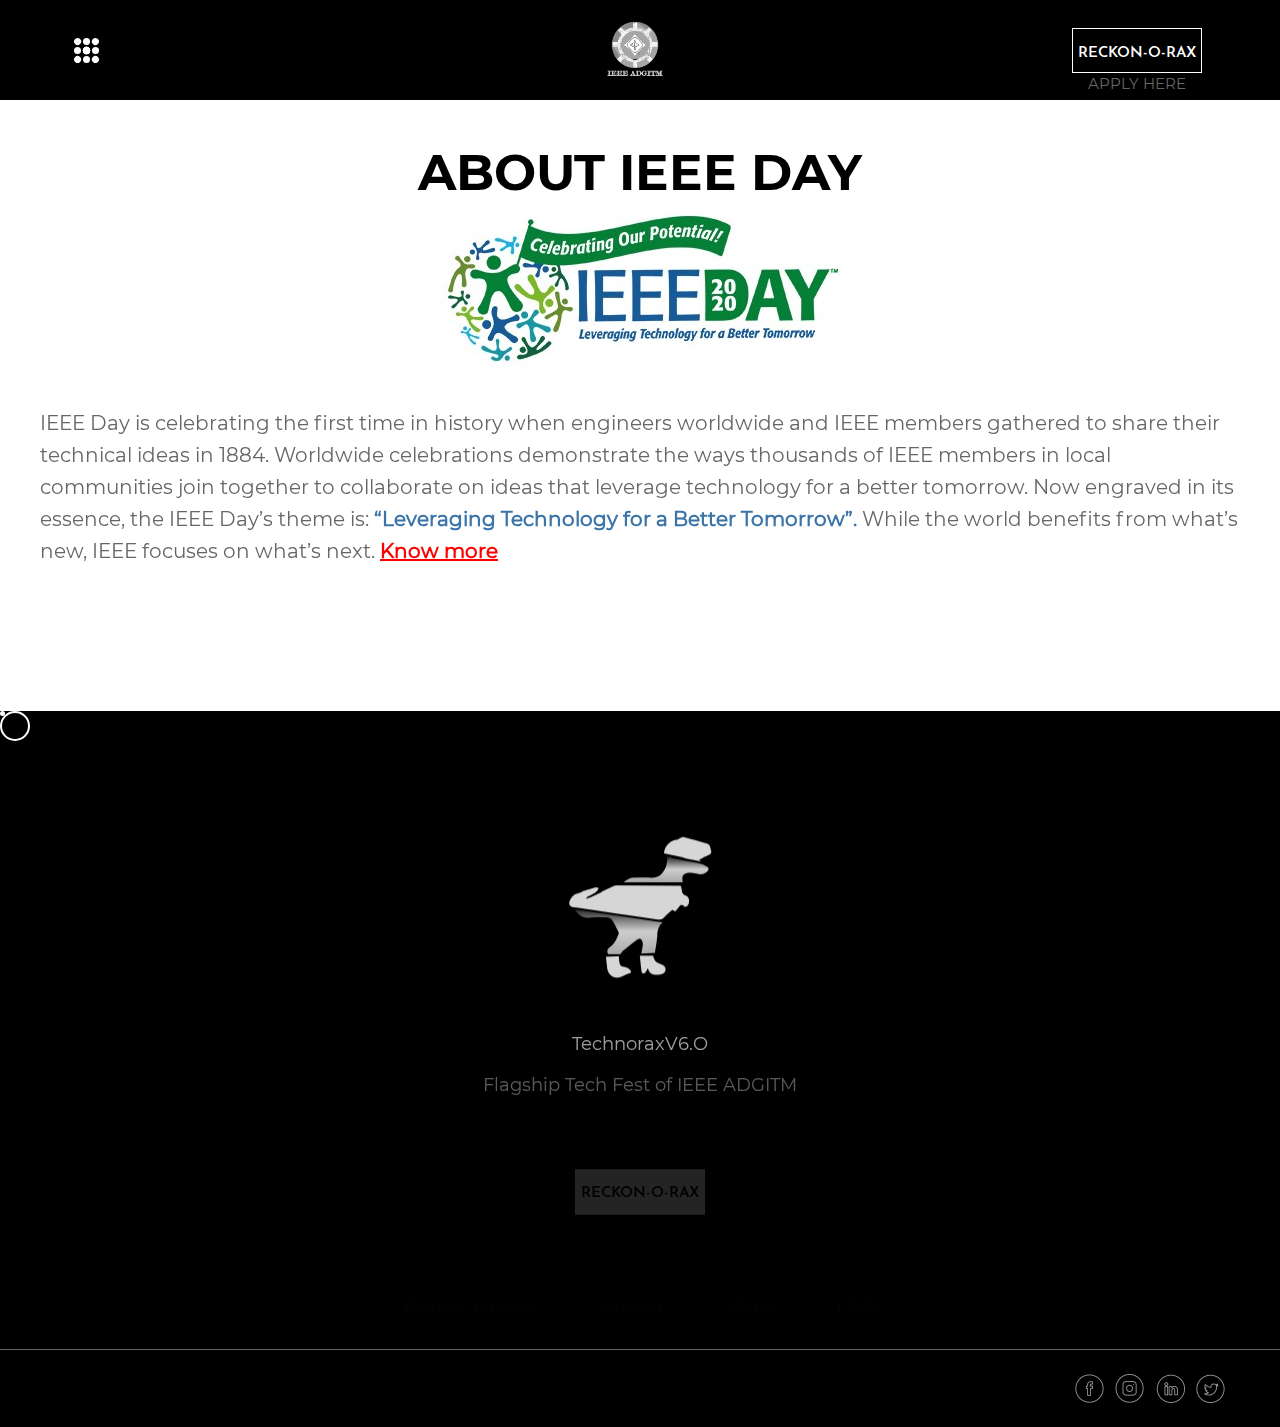
<file: aboutieeeday.html>
<!DOCTYPE html>
<html lang="en">

<head>
  <meta charset="UTF-8">
  <meta name="viewport" content="width=device-width, initial-scale=1.0">
  <meta http-equiv="X-UA-Compatible" content="ie=edge">
  <link rel="icon" href="assets\images\logo-02.png">
  <title>TechnoraxV6.O</title>

  <link rel="shortcut icon" href="#">
  <link rel="stylesheet" href="assets/styles/css/slick.css">
  <link rel="stylesheet" href="assets/styles/css/slick-theme.css">
  <link rel="stylesheet" href="assets/styles/css/animate.css">
  <link rel="stylesheet" href="assets/styles/style.css">
</head>
<body>
<header >
    <div class="container-technorax">
        <div class="header-2 ">
            <div class="header__menu-icon">
                <div class="header__menu-icon__dot ">
                    <span ></span>
                    <span ></span>
                </div>
                <div class="header__menu-icon__dot header__menu-icon__dot--vertical">
                    <span ></span>
                    <span ></span>
                </div>
                <div class="header__menu-icon__dot header__menu-icon__dot--skew">
                    <span ></span>
                    <span ></span>
                </div>
                <div class="header__menu-icon__dot header__menu-icon__dot--skew-reverse">
                    <span ></span>
                    <span ></span>
                </div>
            </div>
            <div class="position-fixed"></div>
            <div class="header__logo">
              <a href="index.html"><img src="assets\images\IEEE ADGITMLogo-01.png" height="60" width="60" alt="logo"></a>

            </div>

            <a href="reckon-o-rax.html" class="header__buy-ticket ">
                <span>RECKON-O-RAX</span>
                <p style="margin-top: -20px;">APPLY HERE</p>

            </a>
        </div>
    </div>
</header>
<section class="header-posistion"></section>

<section>

<div class="menu-nav">
    <div class="container-technorax">
        <div class="menu-nav-close"></div>
        <nav>
          <ul>
              <li>
                  <a class="menu-link link--kukuri" href="index.html" data-letters="Home">Home</a>

              </li>
              <li>
                  <a class="menu-link link--kukuri" href="ourEvent.html" data-letters="Our Events">Our Events</a>

              </li>
              <li>
                <a class="menu-link link--kukuri" data-letters="Speaker & Mentors" href="speaker.html">Speaker & Mentors</a>


              </li>
              <li>
                  <a class="menu-link link--kukuri" href="aboutus.html" data-letters="About Us">About Us</a>

              </li>

              <li><a class="menu-link link--kukuri" href="schedule.html" data-letters="Schedule">Schedule</a></li>
              <li>
                  <a class="menu-link link--kukuri" href="reckon-o-rax.html" data-letters="Contact">Contact</a>

              </li>
          </ul>
        </nav>
    </div>
</div>
</section>
<div class="loading">

    <img src="assets\images\technorax2.gif" alt="">
</div>

<section "aboutieeeday">
  <div class="centermodal">
    <div class="centerone">
      <div class="containerone">
        <h2>ABOUT IEEE DAY</h2>

           <img src="assets\images\ieeedaylogo.jpg" alt="">
        <p>IEEE Day is celebrating the first time in history when engineers worldwide and IEEE members gathered to share their technical ideas in 1884. Worldwide celebrations demonstrate the ways thousands of IEEE members in local communities join together to collaborate on ideas that leverage technology for a better tomorrow.
    Now engraved in its essence, the IEEE Day’s theme is:
    <strong>“Leveraging Technology for a Better Tomorrow”.</strong> While the world benefits from what’s new, IEEE focuses on what’s next.
    <a class="knowmore" href="https://ieeeday.org/">Know more</a>

   </p>


    </div>
</div>
    </div>
</section>

<br> <br> <br> <br><br> <br>

 <footer>
    <div class="cursor"></div>
    <div class="cursor-follower"></div>

    <div class="container">
        <div class="footer ">
            <a class="footer__logo" href="index.html"><img class="footer-move-up" src="assets\images\logo-01.png" alt="logo"></a>
            <div class="footer__site-text">
                <p class="footer-move-up">TechnoraxV6.O</p>
                <p class="footer-move-up">Flagship Tech Fest of IEEE ADGITM</p>
            </div>
            <div class="footer__get-ticket footer-move-up">
                <a href="reckon-o-rax.html">RECKON-O-RAX</a>
            </div>
            <div class="footer__menu footer-move-up">
                <ul>
                    <li><a href="reckon-o-rax.html">Become a sponsor</a></li>
                    <li><a href="reckon-o-rax.html">Contact</a></li>
                    <li><a href="index.html">Home</a></li>
                    <li><a href="#">FAQs</a></li>
                </ul>
            </div>
        </div>
    </div>
    <div class="copy-right">
        <div class="container">
            <div class="copy-right__area">
                <p class="copy-right__left">

                </p>
                <div class="copy-right__right">
                    <a href="https://www.facebook.com/ieeeadgitm"><img src="assets/images/footer-face.png" alt="face"></a>
                    <a href="https://www.instagram.com/ieeeadgitm/"><img src="assets/images/footer-ins.png" alt="ins"></a>
                    <a href="https://www.linkedin.com/company/ieee-niec-student-branch/about/"><img src="assets/images/footer-in.png" alt="in"></a>
                    <a href="https://twitter.com/IeeeNiec"><img src="assets/images/footer-twit.png" alt="twit"></a>
                </div>
            </div>
        </div>
    </div>
</footer>

<script src="assets/scripts/jquery-3.4.1.js"> </script>

<script src="assets/scripts/slick.min.js"></script>
<script src="assets/scripts/isotope.pkgd.min.js"></script>
<script src="assets/scripts/packery-mode.pkgd.min.js" ></script>
<script src="assets/scripts/cells-by-row.js" ></script>
<script src="assets/scripts/flickity.pkgd.min.js"></script>
<script src="assets/scripts/anime.min.js"></script>
<script src="assets/scripts/ScrollMagic.min.js" ></script>
<script src="assets/scripts/TimelineMax.min.js"></script>
<script src="assets/scripts/TweenMax.min.js" ></script>
<script src="assets/scripts/animation.gsap.min.js"></script>
<script src="assets/scripts/charming.min.js"></script>
<script src="assets/scripts/wow.js"></script>
<script src="assets/scripts/lightbox.js"></script>

<script src="assets/scripts/app.js"></script>

</body>

</html>
</file>
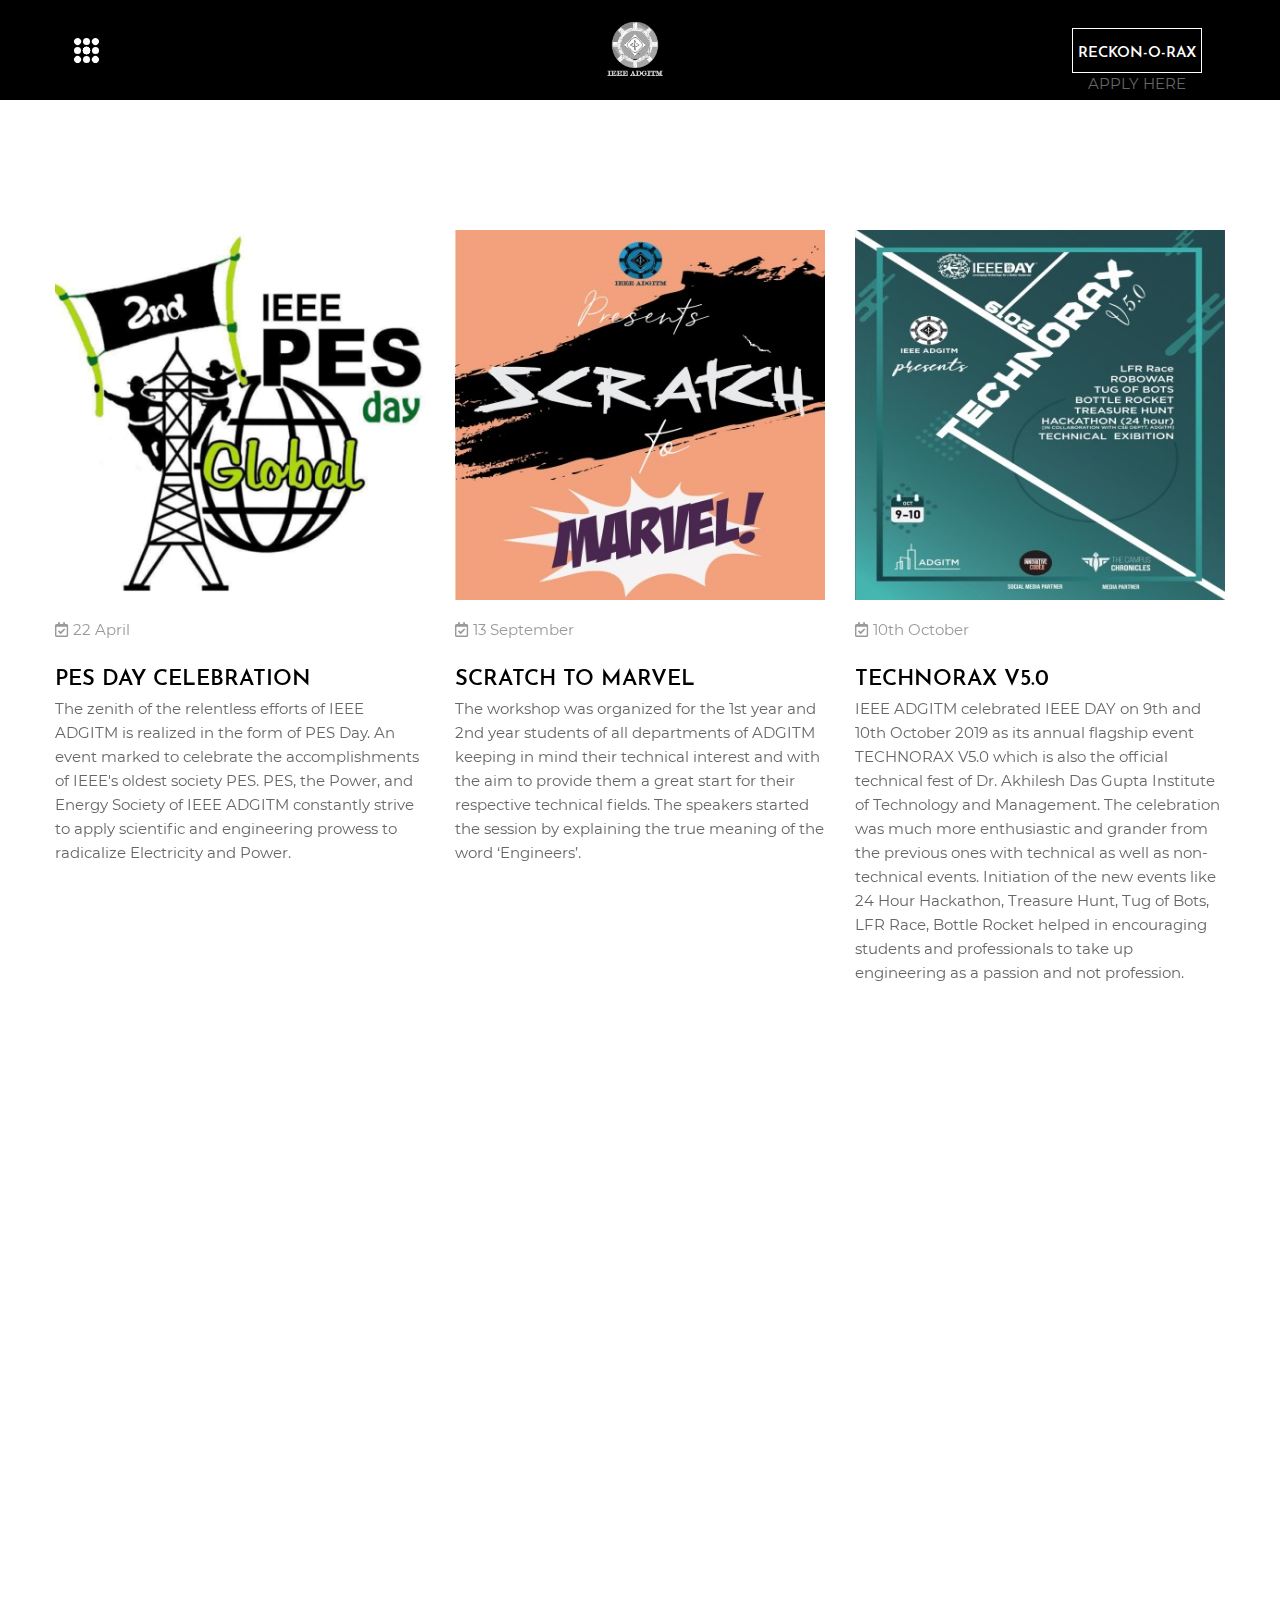
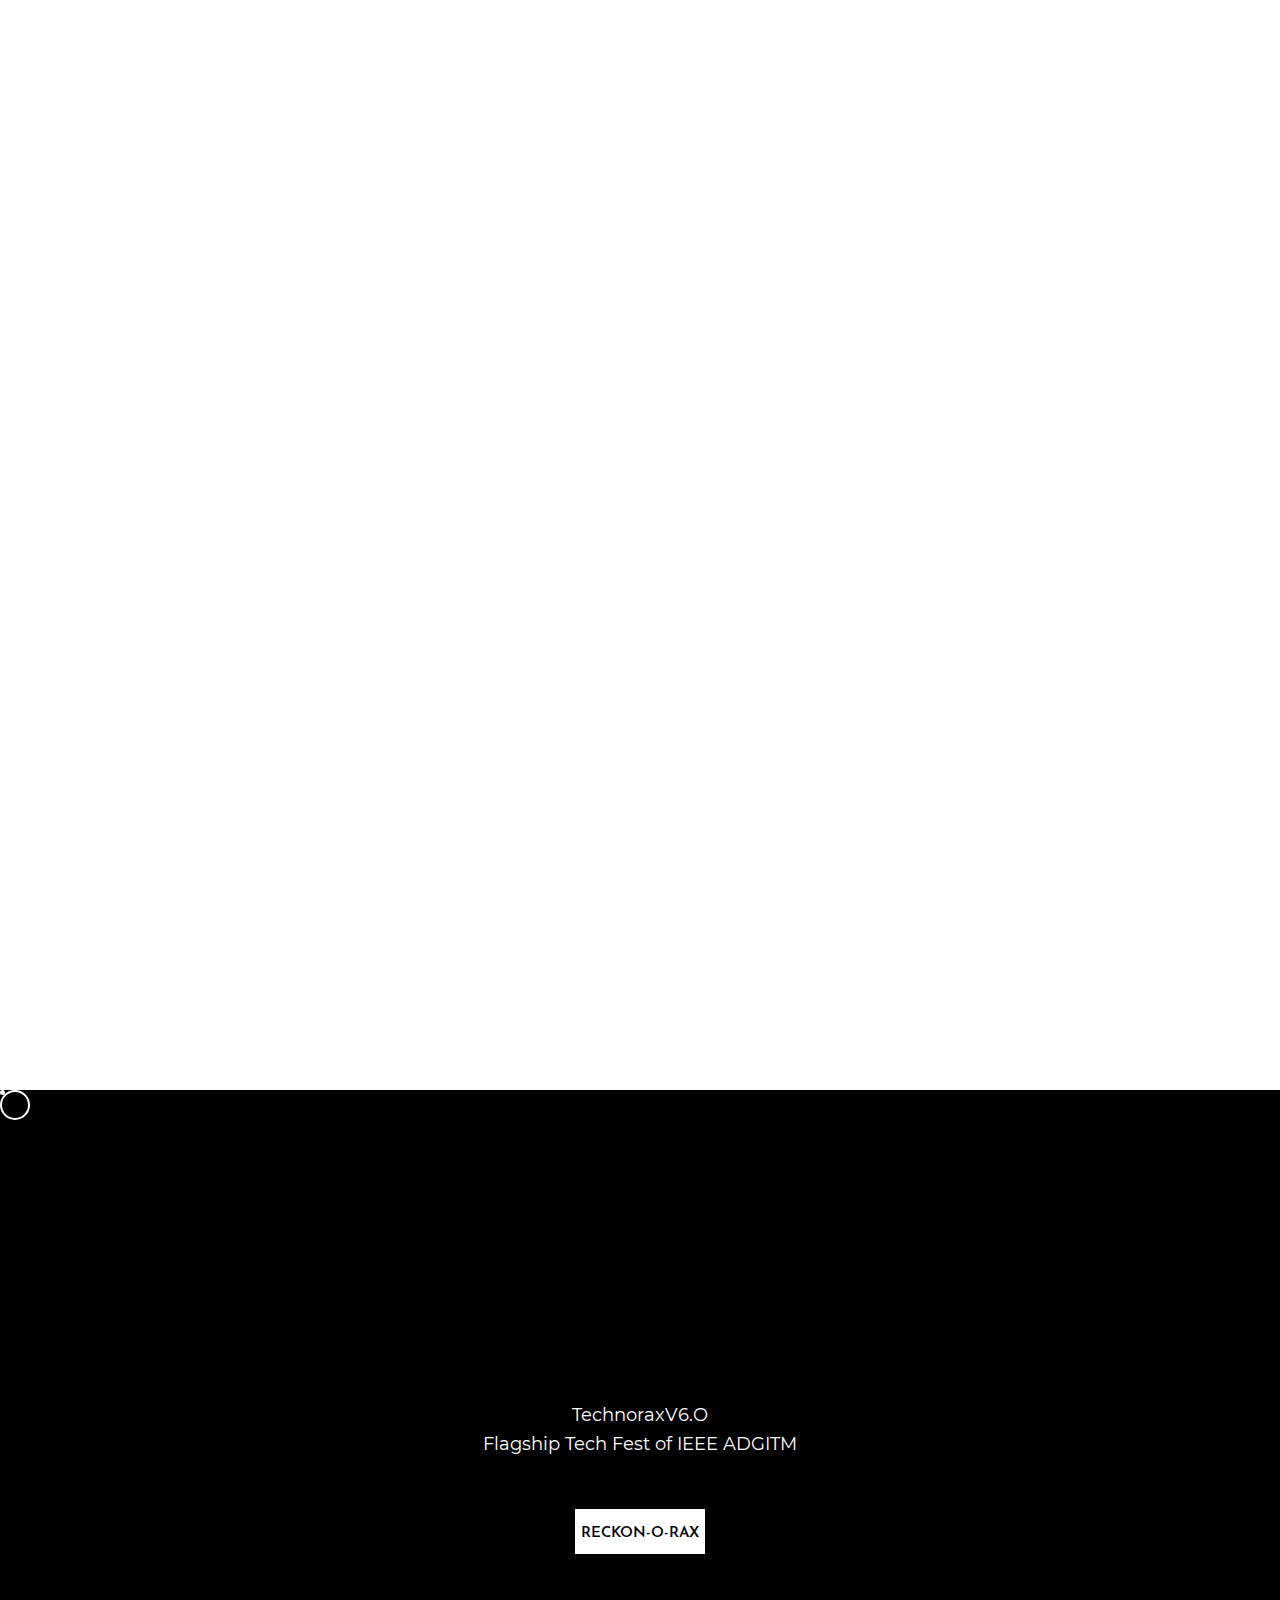
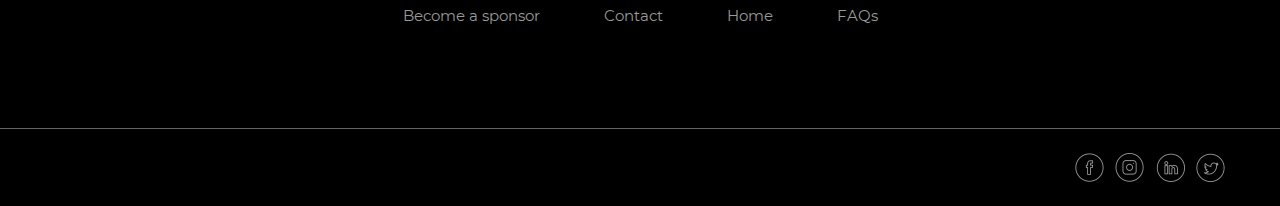
<file: aboutus.html>
<!DOCTYPE html>
<html lang="en">


<head>
  <meta charset="UTF-8">
  <meta name="viewport" content="width=device-width, initial-scale=1.0">
  <meta http-equiv="X-UA-Compatible" content="ie=edge">
  <link rel="icon" href="assets\images\logo-02.png">
  <title>TechnoraxV6.O</title>

  <link rel="shortcut icon" href="#">
  <link rel="stylesheet" href="assets/styles/css/slick.css">
  <link rel="stylesheet" href="assets/styles/css/slick-theme.css">
  <link rel="stylesheet" href="assets/styles/css/animate.css">
  <link rel="stylesheet" href="assets/styles/style.css">
</head>
<body>
<header >
    <div class="container-technorax">
        <div class="header-2 ">
            <div class="header__menu-icon">
                <div class="header__menu-icon__dot ">
                    <span ></span>
                    <span ></span>
                </div>
                <div class="header__menu-icon__dot header__menu-icon__dot--vertical">
                    <span ></span>
                    <span ></span>
                </div>
                <div class="header__menu-icon__dot header__menu-icon__dot--skew">
                    <span ></span>
                    <span ></span>
                </div>
                <div class="header__menu-icon__dot header__menu-icon__dot--skew-reverse">
                    <span ></span>
                    <span ></span>
                </div>
            </div>
            <div class="position-fixed"></div>
            <div class="header__logo">
              <a href="index.html"><img src="assets\images\IEEE ADGITMLogo-01.png" height="60" width="60" alt="logo"></a>

            </div>

            <a href="reckon-o-rax.html" class="header__buy-ticket ">
                <span>RECKON-O-RAX</span>
                <p style="margin-top: -20px;">APPLY HERE</p>

            </a>
        </div>
    </div>
</header>
<section class="header-posistion"></section>
<section>

<div class="menu-nav">
    <div class="container-technorax">
        <div class="menu-nav-close"></div>
        <nav>
          <ul>
              <li>
                  <a class="menu-link link--kukuri" href="index.html" data-letters="Home">Home</a>

              </li>
              <li>
                  <a class="menu-link link--kukuri" href="ourEvent.html" data-letters="Our Events">Our Events</a>

              </li>
              <li>
                <a class="menu-link link--kukuri" data-letters="Speaker & Mentors" href="speaker.html">Speaker & Mentors</a>


              </li>
              <li>
                  <a class="menu-link link--kukuri" href="aboutus.html" data-letters="About Us">About Us</a>

              </li>

              <li><a class="menu-link link--kukuri" href="schedule.html" data-letters="Schedule">Schedule</a></li>
              <li>
                  <a class="menu-link link--kukuri" href="reckon-o-rax.html" data-letters="Contact">Contact</a>

              </li>
          </ul>
        </nav>
    </div>
</div>
</section>
<div class="loading">

    <img src="assets\images\technorax2.gif" alt="">
</div>

<section class="blog-area">
    <div class="container">
        <div class="blog">
            <!-- About Us-1 -->
            <div data-wow-delay="0.2s" class="blog__item wow fadeInUp">
                <a href="blog-single.html">
                    <div class="blog__item__thumb">
                        <img src="assets\images\uploads\aboutUs\aboutUs1.png" alt="thumb1">
                    </div>
                    <div class="blog__item__info">
                        <span><i class="far fa-calendar-check"></i>22 April</span>

                        <h5>PES DAY CELEBRATION</h5>
                        <p>The zenith of the relentless efforts of IEEE ADGITM is realized in the form of PES Day. An event marked to celebrate the accomplishments of IEEE's oldest society PES. PES, the Power, and Energy Society of IEEE ADGITM constantly strive to apply scientific and engineering prowess to radicalize Electricity and Power.</p>
                    </div>
                </a>
            </div>
            <!-- About Us-2 -->
            <div data-wow-delay="0.2s" class="blog__item wow fadeInUp">
                <a href="blog-single.html">
                    <div class="blog__item__thumb">
                        <img src="assets\images\uploads\aboutUs\aboutUs2.jpg" alt="thumb1">
                    </div>
                    <div class="blog__item__info">
                        <span><i class="far fa-calendar-check"></i>13 September</span>

                        <h5>SCRATCH TO MARVEL</h5>
                        <p>The workshop was organized for the 1st year and 2nd year students of all departments of ADGITM keeping in mind their technical interest and with the aim to provide them a great start for their respective technical fields. The speakers started the session by explaining the true meaning of the word ‘Engineers’.</p>
                    </div>
                </a>
            </div>
            <!-- About Us-3 -->
            <div data-wow-delay="0.2s" class="blog__item wow fadeInUp">
                <a href="blog-single.html">
                    <div class="blog__item__thumb">
                        <img src="assets\images\uploads\aboutUs\aboutUs3.jpeg" alt="thumb1">
                    </div>
                    <div class="blog__item__info">
                        <span><i class="far fa-calendar-check"></i>10th October</span>

                        <h5>TECHNORAX V5.0</h5>
                        <p>IEEE ADGITM celebrated IEEE DAY on 9th and 10th October 2019 as its annual flagship event TECHNORAX V5.0 which is also the official technical fest of Dr. Akhilesh Das Gupta Institute of Technology and Management. The celebration was much more enthusiastic and grander from the previous ones with technical as well as non-technical events. Initiation of the new events like 24 Hour Hackathon, Treasure Hunt, Tug of Bots, LFR Race, Bottle Rocket helped in encouraging students and professionals to take up engineering as a passion and not profession. </p>
                    </div>
                </a>
            </div>
            <!-- About Us-4 -->
            <div data-wow-delay="0.2s" class="blog__item wow fadeInUp">
                <a href="blog-single.html">
                    <div class="blog__item__thumb">
                        <img src="assets\images\uploads\aboutUs\aboutUs4.jpg" alt="thumb1">
                    </div>
                    <div class="blog__item__info">
                        <span><i class="far fa-calendar-check"></i>18th March </span>

                        <h5>ML Workshop Think & Research- IEEE PES ADGITM</h5>
                        <p>IEEE ADGITM organized a workshop called ‘Think and Research’ on 18th March SPAC 2019 at ADGITM’s auditorium. It was attended by students from different colleges, branches and years. The session was lead by Mr. Apoorv Arora and Mr. Aakash Bansal with a very informal casual discussion on “What exactly does research mean?” They explained the students how to think on a project and how to use resources judiciously. Further, they explained the students how they started their approach in this field. In their full interaction they mainly focused on the topic “idea inception” they told students some parameters, some principles on which their project must be work upon, some of them are Pareto Principle – 80/20 Rule - Result Oriented Mindset.</p>
                    </div>
                </a>
            </div>
            <!-- About Us-5 -->
            <div data-wow-delay="0.2s" class="blog__item wow fadeInUp">
                <a href="blog-single.html">
                    <div class="blog__item__thumb">
                        <img src="assets\images\uploads\aboutUs\aboutUs5.jpg" alt="thumb1">
                    </div>
                    <div class="blog__item__info">
                        <span><i class="far fa-calendar-check"></i>29th March</span>

                        <h5>SPAC</h5>
                        <p>The first day of the Innoviz 2019 (29.March.2019) shall go down in the memory of ADGITM as a day full of excitement and growth. IEEE organised SPAC - Student Professional Awareness Conference. An event focusing on sharpening the professional edge in every novice. The session was conducted by Sahil Verma - Actor and Director at timeliners and TVF. A well recognized face for the crowd. The topic was ,”Art of Communication”. Around thousand plus candidates experienced this enriching event. Students from various branches such as MBA , BBA , and B Tech were a part of the event.</p>
                    </div>
                </a>
            </div>

            <!-- About Us-6 -->
            <div data-wow-delay="0.2s" class="blog__item wow fadeInUp">
                <a href="blog-single.html">
                    <div class="blog__item__thumb">
                        <img src="assets\images\uploads\aboutUs\aboutUs6.jpg" alt="thumb1">
                    </div>
                    <div class="blog__item__info">
                        <span><i class="far fa-calendar-check"></i>11th February</span>

                        <h5>STAR Programme</h5>
                        <p>IEEE ADGITM celebrated IEEE DAY on 9th and 10th October 2019 as its annual flagship event TECHNORAX V5.0 which is also the official technical fest of Dr. Akhilesh Das Gupta Institute of Technology and Management. The celebration was much more enthusiastic and grander from the previous ones with technical as well as non-technical events. Initiation of the new events like 24 Hour Hackathon, Treasure Hunt, Tug of Bots, LFR Race, Bottle Rocket helped in encouraging students and professionals to take up engineering as a passion and not profession. </p>
                    </div>
                </a>
            </div>
            <!-- About Us-7 -->
            <div data-wow-delay="0.2s" class="blog__item wow fadeInUp">
                <a href="blog-single.html">
                    <div class="blog__item__thumb">
                        <img src="assets\images\uploads\aboutUs\aboutUs7.jpg" alt="thumb1">
                    </div>
                    <div class="blog__item__info">
                        <span><i class="far fa-calendar-check"></i>14th March</span>

                        <h5>Self Defence Workshop</h5>
                        <p>The workshop was organized on account of Women’s day to teach women the self-defence techniques to feel more confident, secure and gain a sense of self-sufficiency. The workshop was taken by Suraj Sharma, Founder of Tackle Self Defense Foundation and his team. Along with the students, faculty from different departments also took part in the workshop. The session commenced with some basic important tips and tricks to tackle common situations. Props (e.g. a plastic knife) used in the session created real life-like situations. The presence of a female trainer also marked a hint of reliance and comfort for the girls who showed up for the workshop.</p>
                    </div>
                </a>
            </div>


        </div>
        <div data-wow-delay="0.2s" class="blog__load-more wow fadeInUp">
            <div class="blog__load-more__btn">
                <svg viewBox="4 0 118 98.6" class="hand-draw"><path class="hand-med-hover" d="M33.2,31.2C53.8,14.1,78.4,9.5,96.9,19.4c12.2,6.5,26.7,21.9,23.9,37.8c-3.9,22.2-39.1,37.1-65.6,34.5c-8.8-0.9-17.6-3.8-25.3-8.2C16.7,76,4.5,63.1,4.4,47.2C4.3,32.4,15,19.3,27.2,12.1c3.6-2.1,7.5-3.9,11.5-5.3c15.2-5.5,27.7-2.5,32.7-1.3c3.6,0.9,18,4.9,29.9,19c5.4,6.3,11.2,13.1,12.5,24.5c0.3,2.6,2,20.2-10.5,34.1C93.9,93.4,82,94,70,94.7c-9.9,0.6-25.8,1.5-39.3-10.1c-2.3-2-20.5-18.1-16-38.8c2.4-10.8,10-18.2,12.4-20.5c6.8-6.6,13.6-8.9,19.7-11C52,12.7,63,9.1,76.3,11.8c5,1,14.8,3.1,23.4,11.9c2.4,2.5,9.2,9.7,11.6,22c0.8,4.2,2.2,11.4-0.4,19.1c-4.9,14.2-20.9,19.7-28.3,22.4c-6,2.1-18,6.4-31.1,1.9c-16.1-5.4-33.7-23.9-28.8-44.2C25.5,33.2,35,24,44.6,19.9c14.3-6.2,26.1,0,28,1"/></svg>
                <a class="moving-btn" href="#">Load more</a>
            </div>
        </div>
    </div>
</section>


<footer>
    <div class="cursor"></div>
    <div class="cursor-follower"></div>

    <div class="container">
        <div class="footer ">
            <a class="footer__logo" href="index.html"><img class="footer-move-up" src="assets\images\logo-01.png" alt="logo"></a>
            <div class="footer__site-text">
                <p class="footer-move-up">TechnoraxV6.O</p>
                <p class="footer-move-up">Flagship Tech Fest of IEEE ADGITM</p>
            </div>
            <div class="footer__get-ticket footer-move-up">
                <a href="reckon-o-rax.html">RECKON-O-RAX</a>
            </div>
            <div class="footer__menu footer-move-up">
                <ul>
                    <li><a href="reckon-o-rax.html">Become a sponsor</a></li>
                    <li><a href="reckon-o-rax.html">Contact</a></li>
                    <li><a href="index.html">Home</a></li>
                    <li><a href="#">FAQs</a></li>
                </ul>
            </div>
        </div>
    </div>
    <div class="copy-right">
        <div class="container">
            <div class="copy-right__area">
                <p class="copy-right__left">

                </p>
                <div class="copy-right__right">
                    <a href="https://www.facebook.com/ieeeniec/"><img src="assets/images/footer-face.png" alt="face"></a>
                    <a href="https://www.facebook.com/ieeeniec/"><img src="assets/images/footer-ins.png" alt="ins"></a>
                    <a href="https://www.linkedin.com/company/ieee-niec-student-branch/about/"><img src="assets/images/footer-in.png" alt="in"></a>
                    <a href="https://twitter.com/IeeeNiec"><img src="assets/images/footer-twit.png" alt="twit"></a>
                </div>
            </div>
        </div>
    </div>
</footer>

<script src="assets/scripts/jquery-3.4.1.js"> </script>

<script src="assets/scripts/slick.min.js"></script>
<script src="assets/scripts/isotope.pkgd.min.js"></script>
<script src="assets/scripts/packery-mode.pkgd.min.js" ></script>
<script src="assets/scripts/cells-by-row.js" ></script>
<script src="assets/scripts/flickity.pkgd.min.js"></script>
<script src="assets/scripts/anime.min.js"></script>
<script src="assets/scripts/ScrollMagic.min.js" ></script>
<script src="assets/scripts/TimelineMax.min.js"></script>
<script src="assets/scripts/TweenMax.min.js" ></script>
<script src="assets/scripts/animation.gsap.min.js"></script>
<script src="assets/scripts/charming.min.js"></script>
<script src="assets/scripts/wow.js"></script>
<script src="assets/scripts/lightbox.js"></script>

<script src="assets/scripts/app.js"></script>

</body>


</html>
</file>
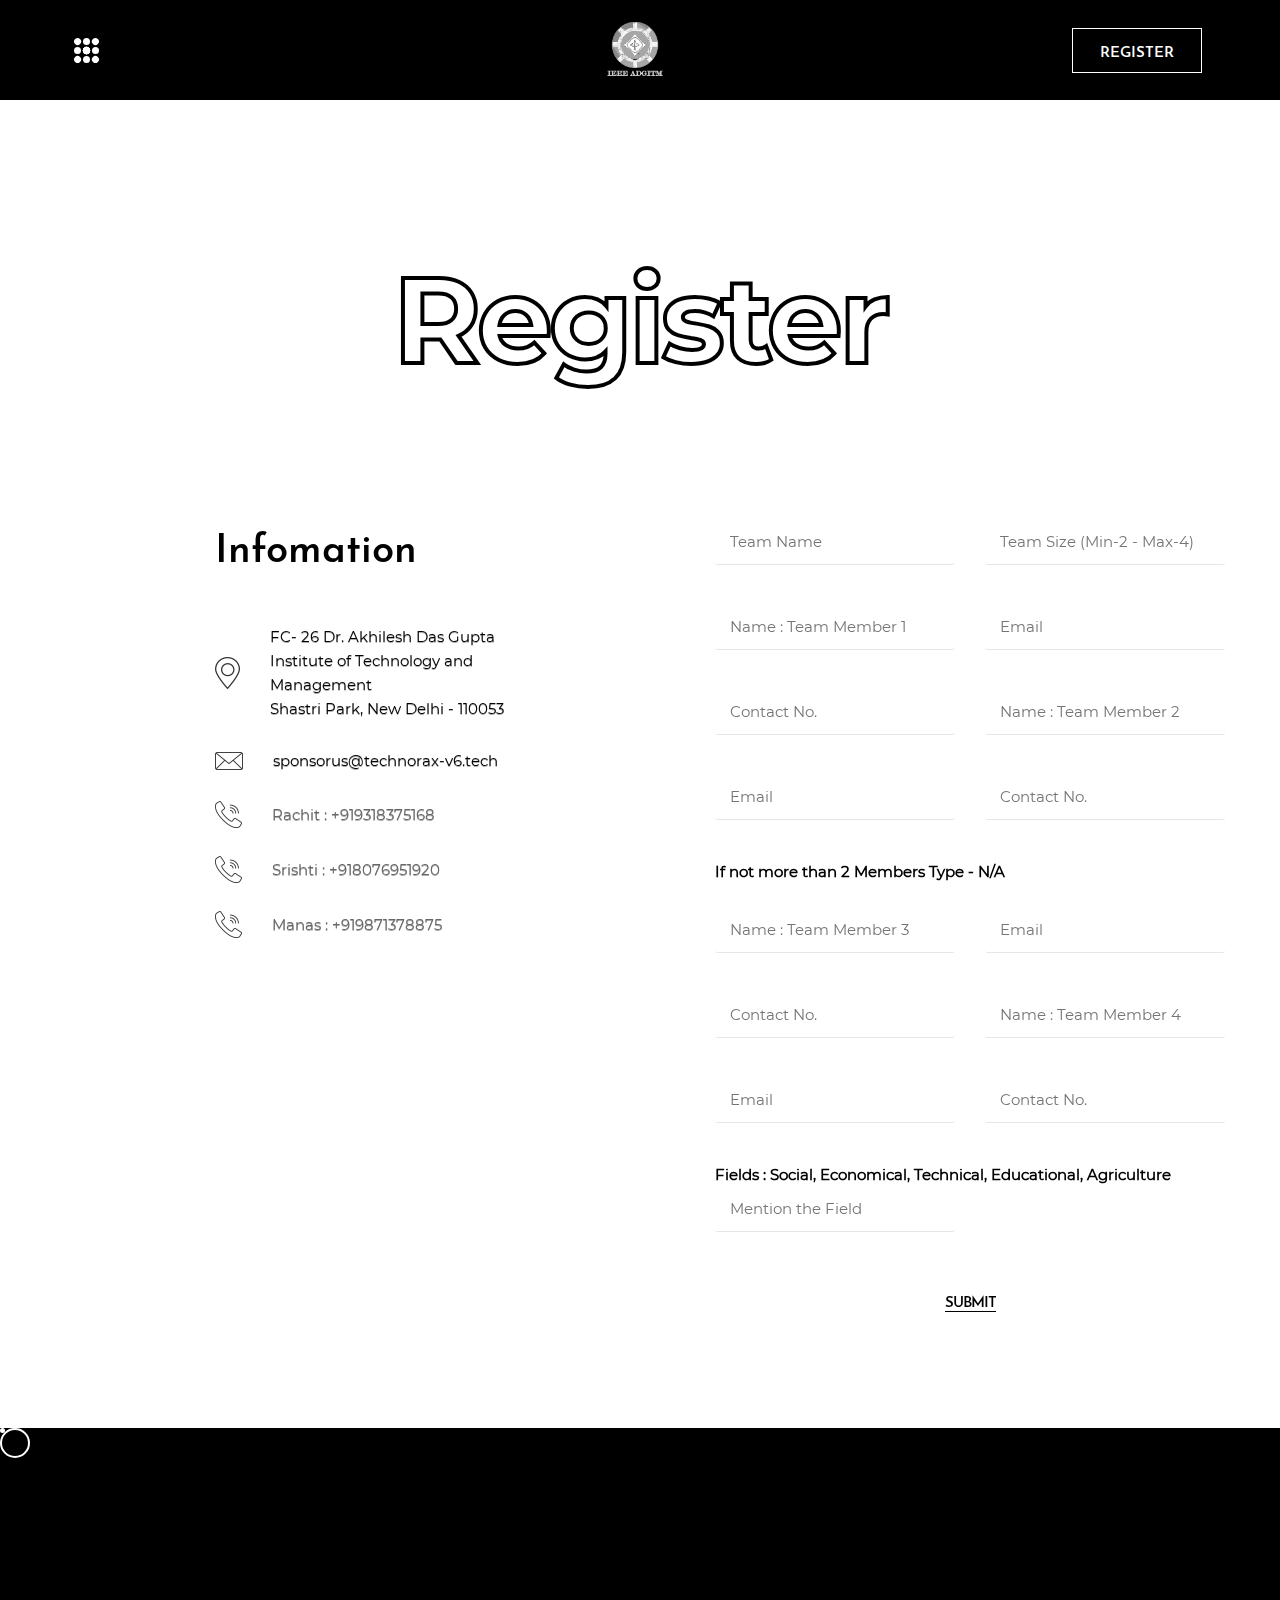
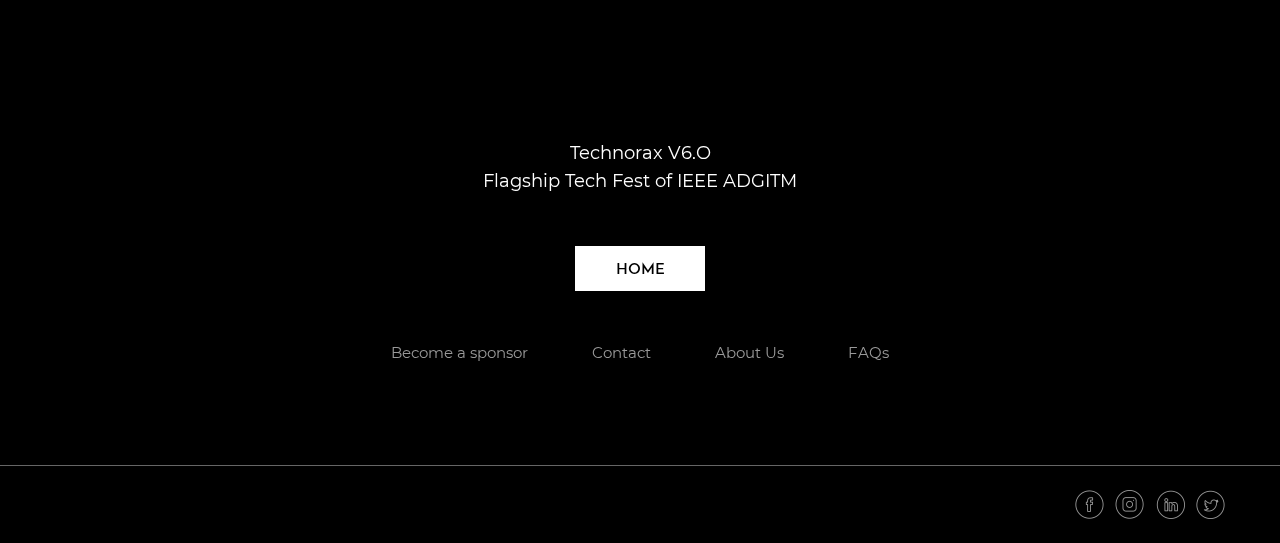
<file: contact.html>
<!DOCTYPE html>
<html lang="en">


<!-- Mirrored from boostifythemes.com/demo/html/ven/contact.html by HTTrack Website Copier/3.x [XR&CO'2014], Fri, 21 Aug 2020 10:59:17 GMT -->
<head>
  <meta charset="UTF-8">
  <meta name="viewport" content="width=device-width, initial-scale=1.0">
  <meta http-equiv="X-UA-Compatible" content="ie=edge">
  <link rel="icon" href="assets\images\logo-02.png">
  <title>TechnoraxV6.O Contact</title>

  <link rel="shortcut icon" href="#">
  <link rel="stylesheet" href="assets/styles/css/slick.css">
  <link rel="stylesheet" href="assets/styles/css/slick-theme.css">
  <link rel="stylesheet" href="assets/styles/css/animate.css">
  <link rel="stylesheet" href="assets/styles/style.css">
</head>
<body>
<header >
    <div class="container-technorax">
        <div class="header-2 ">
            <div class="header__menu-icon">
                <div class="header__menu-icon__dot ">
                    <span ></span>
                    <span ></span>
                </div>
                <div class="header__menu-icon__dot header__menu-icon__dot--vertical">
                    <span ></span>
                    <span ></span>
                </div>
                <div class="header__menu-icon__dot header__menu-icon__dot--skew">
                    <span ></span>
                    <span ></span>
                </div>
                <div class="header__menu-icon__dot header__menu-icon__dot--skew-reverse">
                    <span ></span>
                    <span ></span>
                </div>
            </div>
            <div class="position-fixed"></div>
            <div class="header__logo">
              <a href="index.html"><img src="assets\images\IEEE ADGITMLogo-01.png" height="60" width="60" alt="logo"></a>

            </div>

            <a href="contact.html" class="header__buy-ticket ">
                <span>REGISTER</span>
            </a>
        </div>
    </div>
</header>
<section class="header-posistion"></section>
<section>

<div class="menu-nav">
    <div class="container-technorax">
        <div class="menu-nav-close"></div>
        <nav>
          <ul>
              <li>
                  <a class="menu-link link--kukuri" href="index.html" data-letters="Home">Home</a>

              </li>
              <li>
                  <a class="menu-link link--kukuri" href="ourEvent.html" data-letters="Our Events">Our Events</a>

              </li>
              <li>
                  <a class="menu-link link--kukuri" data-letters="Speaker" href="speaker.html">Speaker</a>

              </li>
              <li>
                  <a class="menu-link link--kukuri" href="aboutus.html" data-letters="About Us">About Us</a>

              </li>

              <li><a class="menu-link link--kukuri" href="schedule.html" data-letters="Schedule">Schedule</a></li>
              <li>
                  <a class="menu-link link--kukuri" href="contact.html" data-letters="Contact">Contact</a>

              </li>
          </ul>
        </nav>
    </div>
</div>
</section>
<div class="loading">

    <img src="assets\images\technorax2.gif" alt="">
</div>


<section>
    <div class="contact-info">
        <div class="container">
            <div class="contact__tittle">
                <h1>Register</h1>
            </div>
            <div class="row">
                <div class="col-lg-5 ">
                    <div class="contact-info__item-left wow fadeInLeft">
                        <h4>Infomation</h4>
                        <a class="contact-info__link" href="#">
                            <img src="assets/images/Contact-address.png" alt="add">
                            <span>FC- 26 Dr. Akhilesh Das Gupta Institute of Technology and Management <br> Shastri Park, New Delhi - 110053</span>
                        </a>
                        <a class="contact-info__link" href="contact.html">
                            <img src="assets/images/Contact-mail.png" alt="mail">
                            <span>sponsorus@technorax-v6.tech
</span>
                        </a>
                        <a class="contact-info__link" href="#">
                            <img src="assets/images/Contact-phone.png" alt="phone">
                            <p>Rachit : +919318375168</p>
                        </a>
                        <a class="contact-info__link" href="#">
                            <img src="assets/images/Contact-phone.png" alt="phone">
                            <p>Srishti : +918076951920</p>
                        </a>
                        <a class="contact-info__link" href="#">
                            <img src="assets/images/Contact-phone.png" alt="phone">

                            <p>Manas : +919871378875</p>
                        </a>


                    </div>
                </div>
                <div class="col-lg-7 ">
                    <div class="contact-info__item-left wow fadeInRight">
                        <div class="fillin-form">
    <form method="post" autocomplete="off" name="google-sheet">

      <div class="fillin-form__fields">
        <input type="text" name="Team_Name" class="form-control" placeholder="Team Name" value="" required=""/>
        <input type="number" name="Team_Size" class="form-control" placeholder="Team Size (Min-2 - Max-4)" value="" required=""/>
      </div>
      <div class="fillin-form__fields">
        <input type="text" name="Name_1" class="form-control" placeholder="Name : Team Member 1" value="" required=""/>
        <input type="Email" name="Email_1" class="form-control" placeholder="Email" value="" required=""/>

      </div>
      <div class="fillin-form__fields">
        <input type="number" name="Contact_1" class="form-control" placeholder="Contact No." value="" required=""/>
        <input type="text" name="Name_2" class="form-control" placeholder="Name : Team Member 2" value="" required=""/>

      </div>
      <div class="fillin-form__fields">
        <input type="Email" name="Email_2" class="form-control" placeholder="Email" value="" required=""/>
        <input type="number" name="Contact_2" class="form-control" placeholder="Contact No." value="" required=""/>
      </div>
      <p style="color:black; font-weight: bold;">  If not more than 2 Members Type - N/A</p>
      <br>
      <div class="fillin-form__fields">
        <input type="text" name="Name_3" class="form-control" placeholder="Name : Team Member 3" value="" required=""/>
        <input type="Email" name="Email_3" class="form-control" placeholder="Email" value="" required=""/>

      </div>
      <div class="fillin-form__fields">
        <input type="number" name="Contact_3" class="form-control" placeholder="Contact No." value="" required=""/>
        <input type="text" name="Name_4" class="form-control" placeholder="Name : Team Member 4" value="" required=""/>

      </div>
      <div class="fillin-form__fields">
        <input type="Email" name="Email_4" class="form-control" placeholder="Email" value="" required=""/>
        <input type="number" name="Contact_4" class="form-control" placeholder="Contact No." value="" required=""/>
      </div>
      <p style="color:black; font-weight: bold;">Fields : Social, Economical, Technical, Educational, Agriculture</p>

      <div class="fillin-form__fields">
        <!-- <input type="Email" name="Email_4" class="form-control" placeholder="Email" value="" required=""/> -->
        <input type="text" name="Field" class="form-control" placeholder="Mention the Field" value="" required=""/>
      </div>



        <!-- <textarea placeholder="Message" cols="30" rows="10"></textarea> -->
        <div class="fillin-form__submit ">
            <svg viewBox="4 0 118 98.6" class="hand-draw"><path class="hand-med-hover" d="M33.2,31.2C53.8,14.1,78.4,9.5,96.9,19.4c12.2,6.5,26.7,21.9,23.9,37.8c-3.9,22.2-39.1,37.1-65.6,34.5c-8.8-0.9-17.6-3.8-25.3-8.2C16.7,76,4.5,63.1,4.4,47.2C4.3,32.4,15,19.3,27.2,12.1c3.6-2.1,7.5-3.9,11.5-5.3c15.2-5.5,27.7-2.5,32.7-1.3c3.6,0.9,18,4.9,29.9,19c5.4,6.3,11.2,13.1,12.5,24.5c0.3,2.6,2,20.2-10.5,34.1C93.9,93.4,82,94,70,94.7c-9.9,0.6-25.8,1.5-39.3-10.1c-2.3-2-20.5-18.1-16-38.8c2.4-10.8,10-18.2,12.4-20.5c6.8-6.6,13.6-8.9,19.7-11C52,12.7,63,9.1,76.3,11.8c5,1,14.8,3.1,23.4,11.9c2.4,2.5,9.2,9.7,11.6,22c0.8,4.2,2.2,11.4-0.4,19.1c-4.9,14.2-20.9,19.7-28.3,22.4c-6,2.1-18,6.4-31.1,1.9c-16.1-5.4-33.7-23.9-28.8-44.2C25.5,33.2,35,24,44.6,19.9c14.3-6.2,26.1,0,28,1"/></svg>
            <input class="moving-btn" type="submit" name="submit" value="Submit">
        </div>
    </form>
</div>
</div>
</div>
</div>
</div>
</div>
</section>

<br><br><br>
<footer>
    <div class="cursor"></div>
    <div class="cursor-follower"></div>

    <div class="container">
        <div class="footer ">
            <a class="footer__logo" href="index.html"><img class="footer-move-up" src="assets/images/logo-01.png" alt="logo"></a>
            <div class="footer__site-text">
                <p class="footer-move-up">Technorax V6.O</p>
                <p class="footer-move-up">Flagship Tech Fest of IEEE ADGITM</p>
            </div>
            <div class="footer__get-ticket footer-move-up">
                <a href="index.html">Home</a>
            </div>
            <div class="footer__menu footer-move-up">
                <ul>
                    <li><a href="contact.html">Become a sponsor</a></li>
                    <li><a href="contact.html">Contact</a></li>
                    <li><a href="aboutus.html">About Us</a></li>
                    <li><a href="#">FAQs</a></li>
                </ul>
            </div>
        </div>
    </div>
    <div class="copy-right">
        <div class="container">
            <div class="copy-right__area">
                <p class="copy-right__left">

                </p>
                <div class="copy-right__right">
                    <a href="https://www.facebook.com/ieeeadgitm"><img src="assets/images/footer-face.png" alt="face"></a>
                    <a href="https://www.instagram.com/ieeeadgitm/"><img src="assets/images/footer-ins.png" alt="ins"></a>
                    <a href="https://www.linkedin.com/company/ieee-niec-student-branch/about/"><img src="assets/images/footer-in.png" alt="in"></a>
                    <a href="https://twitter.com/IeeeNiec"><img src="assets/images/footer-twit.png" alt="twit"></a>
                </div>
            </div>
        </div>
    </div>
</footer>

<script src="assets/scripts/jquery-3.4.1.js"> </script>
<script src="assets\scripts\googlesheet.js"></script>
<script src="assets/scripts/slick.min.js"></script>
<script src="assets/scripts/isotope.pkgd.min.js"></script>
<script src="assets/scripts/packery-mode.pkgd.min.js" ></script>
<script src="assets/scripts/cells-by-row.js" ></script>
<script src="assets/scripts/flickity.pkgd.min.js"></script>
<script src="assets/scripts/anime.min.js"></script>
<script src="assets/scripts/ScrollMagic.min.js" ></script>
<script src="assets/scripts/TimelineMax.min.js"></script>
<script src="assets/scripts/TweenMax.min.js" ></script>
<script src="assets/scripts/animation.gsap.min.js"></script>
<script src="assets/scripts/charming.min.js"></script>
<script src="assets/scripts/wow.js"></script>
<script src="assets/scripts/lightbox.js"></script>

<script src="assets/scripts/app.js"></script>

</body>



</html>
</file>
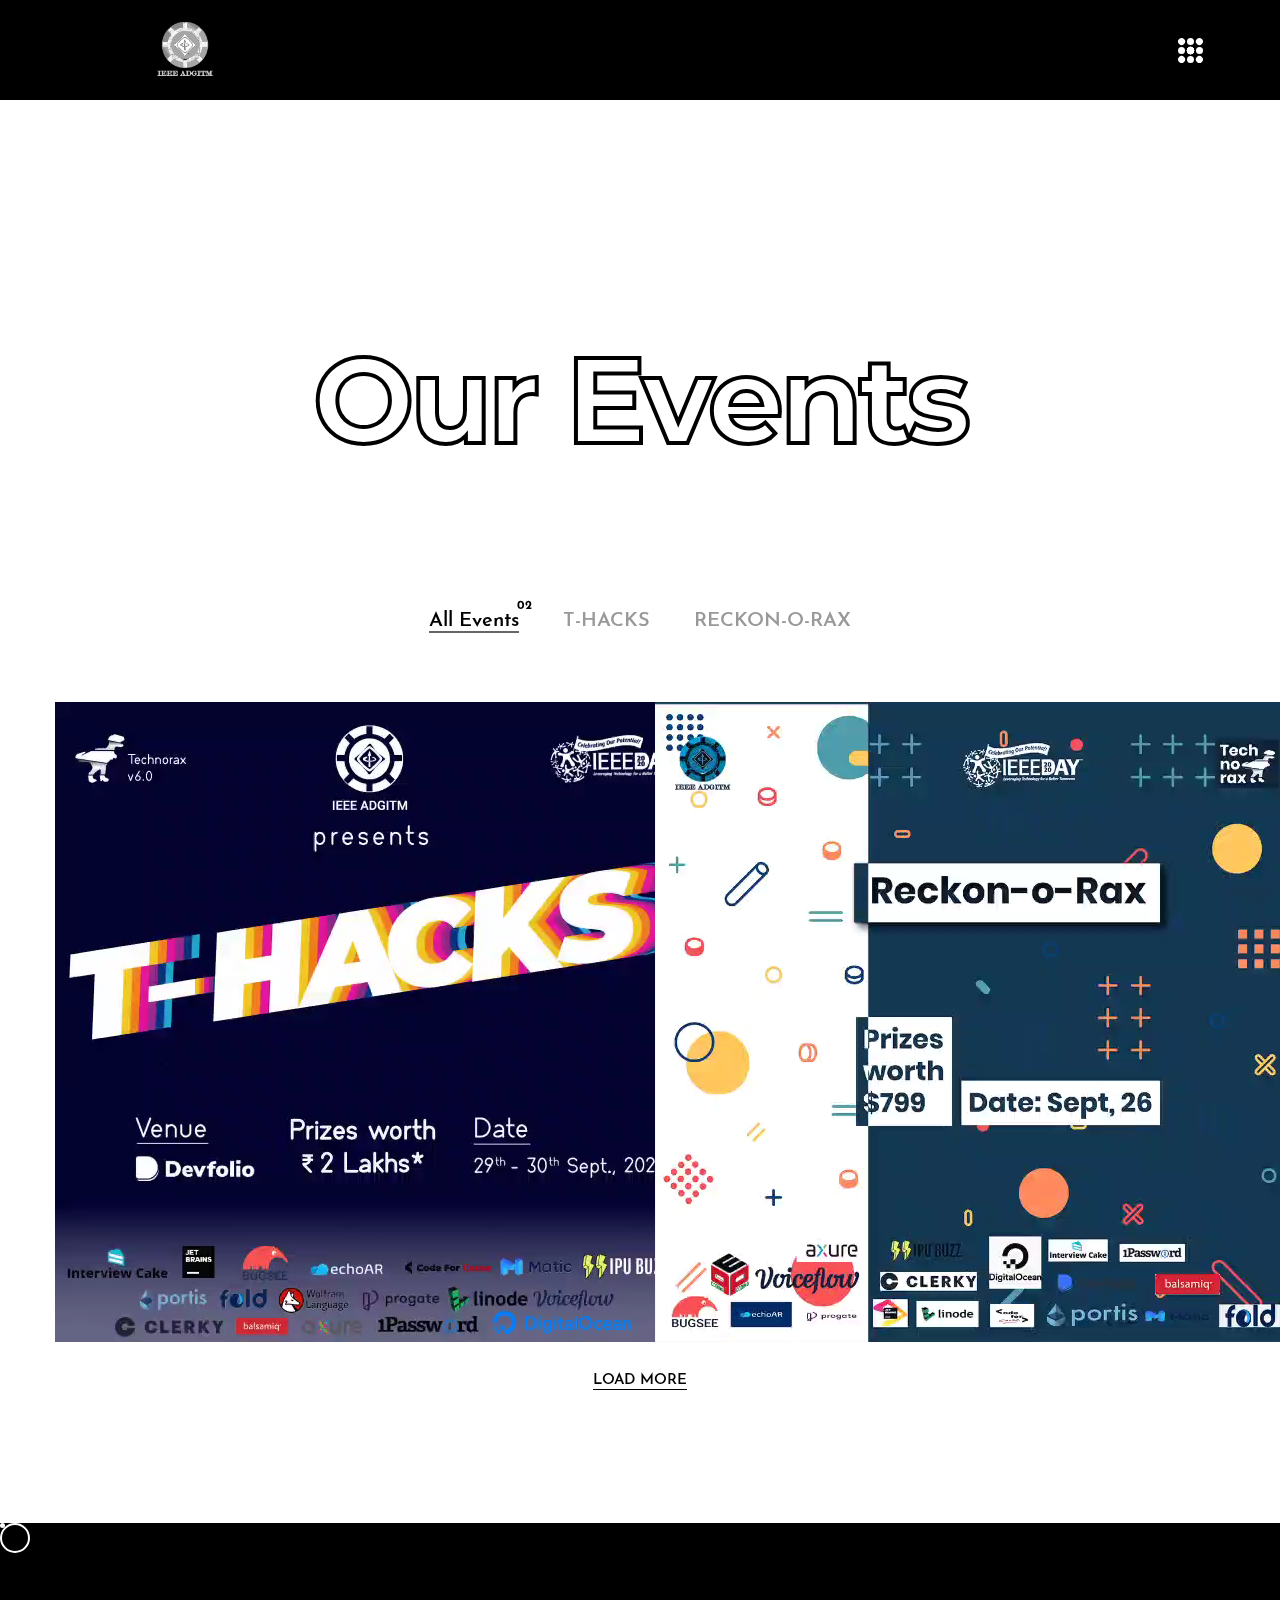
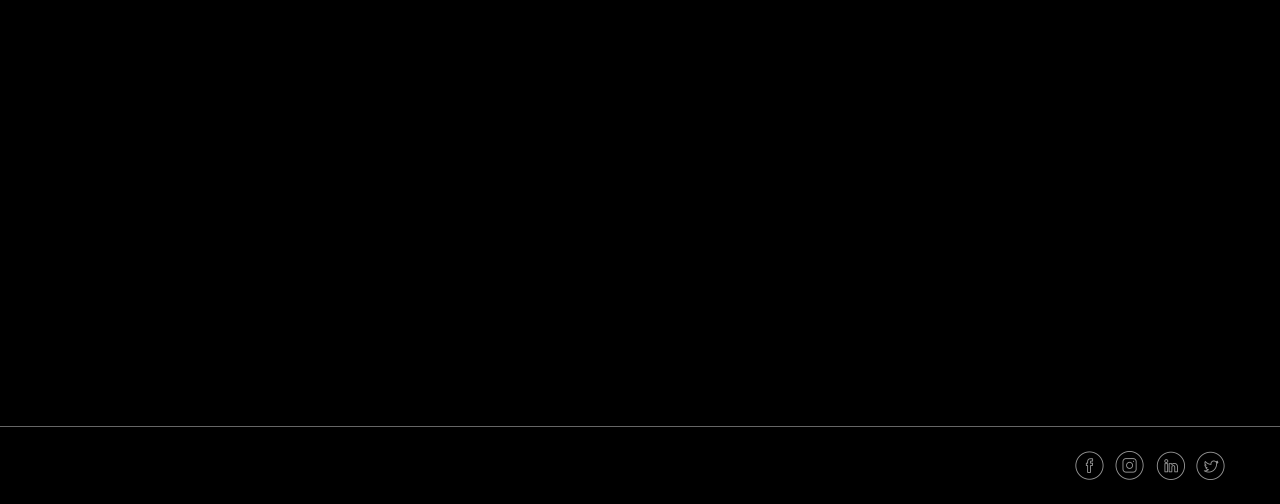
<file: ourEvent.html>
<!DOCTYPE html>
<html lang="en">
<head>
  <meta charset="UTF-8">
  <meta name="viewport" content="width=device-width, initial-scale=1.0">
  <meta http-equiv="X-UA-Compatible" content="ie=edge">
  <link rel="icon" href="assets\images\logo-02.png">
  <title>TechnoraxV6.O Events</title>
  <link rel="shortcut icon" href="#">
  <link rel="stylesheet" href="assets/styles/css/slick.css">
  <link rel="stylesheet" href="assets/styles/css/slick-theme.css">
  <link rel="stylesheet" href="assets/styles/css/animate.css">
  <link rel="stylesheet" href="assets/styles/style.css">
</head>
<body>
<header id="header-3">
    <div class="container-technorax">
        <div class="header-2 ">
            <div class="header__logo">
              <a href="index.html"><img src="assets\images\IEEE ADGITMLogo-01.png" height="60" width="60" alt="logo"></a>

            </div>

            <div id="header-trans2__btn" class="header__menu-icon">
                <div class="header__menu-icon__dot ">
                    <span ></span>
                    <span ></span>
                </div>
                <div class="header__menu-icon__dot header__menu-icon__dot--vertical">
                    <span ></span>
                    <span ></span>
                </div>
                <div class="header__menu-icon__dot header__menu-icon__dot--skew">
                    <span ></span>
                    <span ></span>
                </div>
                <div class="header__menu-icon__dot header__menu-icon__dot--skew-reverse">
                    <span ></span>
                    <span ></span>
                </div>
            </div>

        </div>
    </div>
</header>
<section class="header-posistion"></section>
<section>

<div class="menu-nav">
    <div class="container-technorax">
        <div class="menu-nav-close"></div>
        <nav>
          <ul>
              <li>
                  <a class="menu-link link--kukuri" href="index.html" data-letters="Home">Home</a>

              </li>
              <li>
                  <a class="menu-link link--kukuri" href="ourEvent.html" data-letters="Our Evenst">Our Events</a>

              </li>
              <li>
                <a class="menu-link link--kukuri" data-letters="Speaker & Mentors" href="speaker.html">Speaker & Mentors</a>


              </li>
              <li>
                  <a class="menu-link link--kukuri" href="aboutus.html" data-letters="About Us">About Us</a>

              </li>

              <li><a class="menu-link link--kukuri" href="schedule.html" data-letters="Schedule">Schedule</a></li>
              <li>
                  <a class="menu-link link--kukuri" href="Reckon-o-Rax.html" data-letters="Contact">Contact</a>

              </li>
          </ul>

        </nav>
    </div>
</div>
</section>
<div class="loading">

    <img src="assets\images\technorax2.gif" alt="">
</div>

<section>
    <div class="portfolio-3">
        <div class="container-technorax">
            <div class="portfolio-3__tittle">
                <h1>Our Events</h1>
            </div>
            <ul class="portfolio-3__categoties">
                <li data-filter="*" class="port3-filter">All Events </li>
                <li data-filter=".branding">T-HACKS</li>
                <li data-filter=".webdesign">RECKON-O-RAX</li>

            </ul>
            <div class="portfolio-3__grid">


                <a href="schedule.html" class="portfilio-3__item portfilio-3__item__2h2w branding">
                    <video src="assets\images\uploads\events\T-hacks.mp4" autoplay loop alt="portfolio3">
                    <div class="portfilio-3__item__category">
                        <h5>T-HACKS</h5>
                        <button class="technorax-schedule" type="button" name="button">Check the Schedule</button>
                        <!-- <p>About Event</p> -->
                    </div>
                </a>

                <a href="schedule.html" class="portfilio-3__item portfilio-3__item__2h2w webdesign">
                    <video src="assets\images\uploads\events\Reckon-o-Rax.mp4" autoplay loop alt="portfolio3">
                    <div class="portfilio-3__item__category">
                        <h5>RECKON-O-RAX</h5>
                         <button  class="technorax-schedule" type="button" name="button">Check the Schedule</button>
                        <!-- <p>About Event</p> -->
                    </div>
                </a>

                <div class="portfilio-3__item-sizer"></div>
            </div>
            <div class="portfolio__load-all">
                <div class="link-draw__hover">
                    <svg viewBox="4 0 118 98.6" class="hand-draw"><path class="hand-med-hover" d="M33.2,31.2C53.8,14.1,78.4,9.5,96.9,19.4c12.2,6.5,26.7,21.9,23.9,37.8c-3.9,22.2-39.1,37.1-65.6,34.5c-8.8-0.9-17.6-3.8-25.3-8.2C16.7,76,4.5,63.1,4.4,47.2C4.3,32.4,15,19.3,27.2,12.1c3.6-2.1,7.5-3.9,11.5-5.3c15.2-5.5,27.7-2.5,32.7-1.3c3.6,0.9,18,4.9,29.9,19c5.4,6.3,11.2,13.1,12.5,24.5c0.3,2.6,2,20.2-10.5,34.1C93.9,93.4,82,94,70,94.7c-9.9,0.6-25.8,1.5-39.3-10.1c-2.3-2-20.5-18.1-16-38.8c2.4-10.8,10-18.2,12.4-20.5c6.8-6.6,13.6-8.9,19.7-11C52,12.7,63,9.1,76.3,11.8c5,1,14.8,3.1,23.4,11.9c2.4,2.5,9.2,9.7,11.6,22c0.8,4.2,2.2,11.4-0.4,19.1c-4.9,14.2-20.9,19.7-28.3,22.4c-6,2.1-18,6.4-31.1,1.9c-16.1-5.4-33.7-23.9-28.8-44.2C25.5,33.2,35,24,44.6,19.9c14.3-6.2,26.1,0,28,1"/></svg>
                    <a class="moving-btn" href="ourEvent.html">Load More</a>
                </div>
            </div>
        </div>
    </div>
</section>



<footer>
    <div class="cursor"></div>
    <div class="cursor-follower"></div>

    <div class="container">
        <div class="footer-3">
            <h5 class="t-upcase t-dusty wow fadeInUp"><a href="#">Let’s Celebrate ADGITM Biggest Tech Fest</a></h5>
            <h4 class="t-white wow fadeInUp"><a href="#">TechnoraxV6.O Flagship Tech Fest 2020</a></h4>
            <h3 class="t-dusty wow fadeInUp"><a href="contact.html">Rachit : +919318375168</a></h3>
        </div>
    </div>
    <div class="copy-right">
        <div class="container">
            <div class="copy-right__area">
                <p class="copy-right__left">

                </p>
                <div class="copy-right__right">
                    <a href="https://www.facebook.com/ieeeadgitm"><img src="assets/images/footer-face.png" alt="face"></a>
                    <a href="https://www.instagram.com/ieeeadgitm/"><img src="assets/images/footer-ins.png" alt="ins"></a>
                    <a href="https://www.linkedin.com/company/ieee-niec-student-branch/about/"><img src="assets/images/footer-in.png" alt="in"></a>
                    <a href="https://twitter.com/IeeeNiec"><img src="assets/images/footer-twit.png" alt="twit"></a>
                </div>
            </div>
        </div>
    </div>
</footer>

<script src="assets/scripts/jquery-3.4.1.js"> </script>

<script src="assets/scripts/slick.min.js"></script>
<script src="assets/scripts/isotope.pkgd.min.js"></script>
<script src="assets/scripts/packery-mode.pkgd.min.js" ></script>
<script src="assets/scripts/cells-by-row.js" ></script>
<script src="assets/scripts/flickity.pkgd.min.js"></script>
<script src="assets/scripts/anime.min.js"></script>
<script src="assets/scripts/ScrollMagic.min.js" ></script>
<script src="assets/scripts/TimelineMax.min.js"></script>
<script src="assets/scripts/TweenMax.min.js" ></script>
<script src="assets/scripts/animation.gsap.min.js"></script>
<script src="assets/scripts/charming.min.js"></script>
<script src="assets/scripts/wow.js"></script>
<script src="assets/scripts/lightbox.js"></script>

<script src="assets/scripts/app.js"></script>

</body>



</html>
</file>
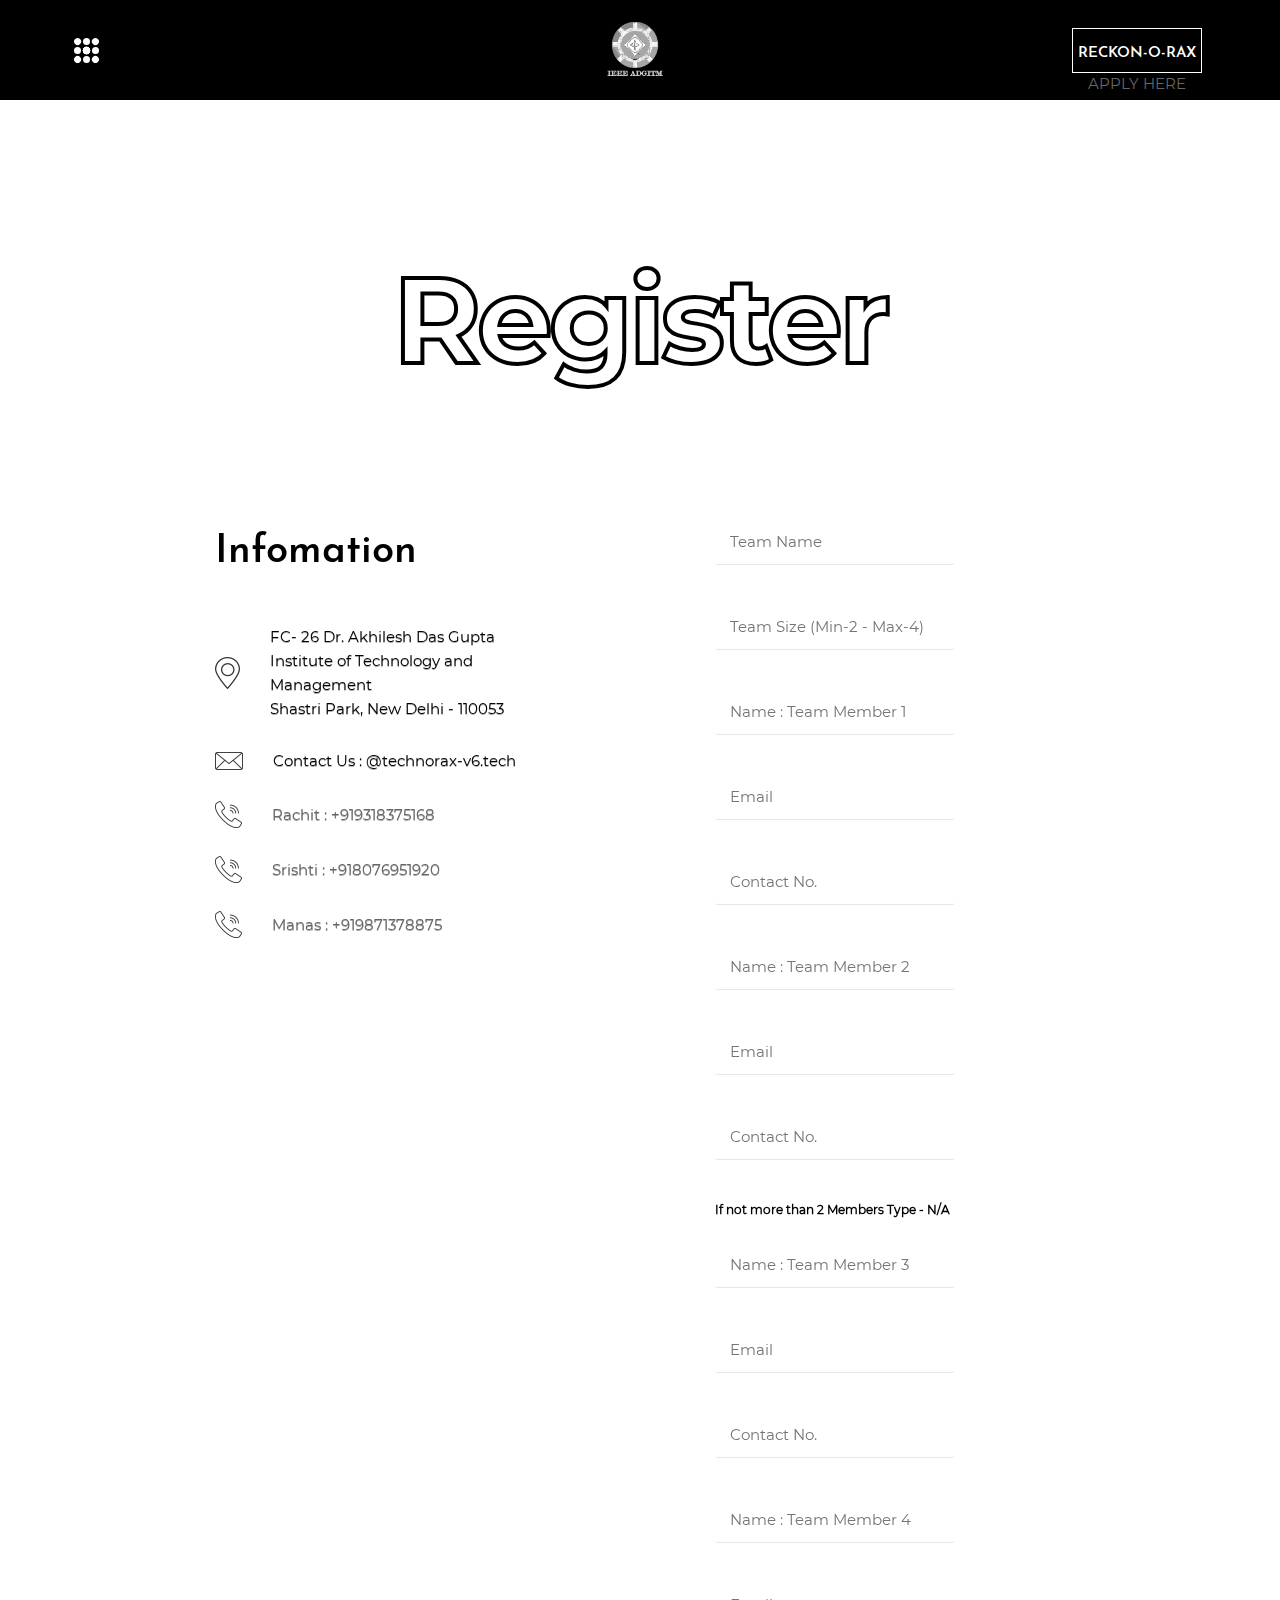
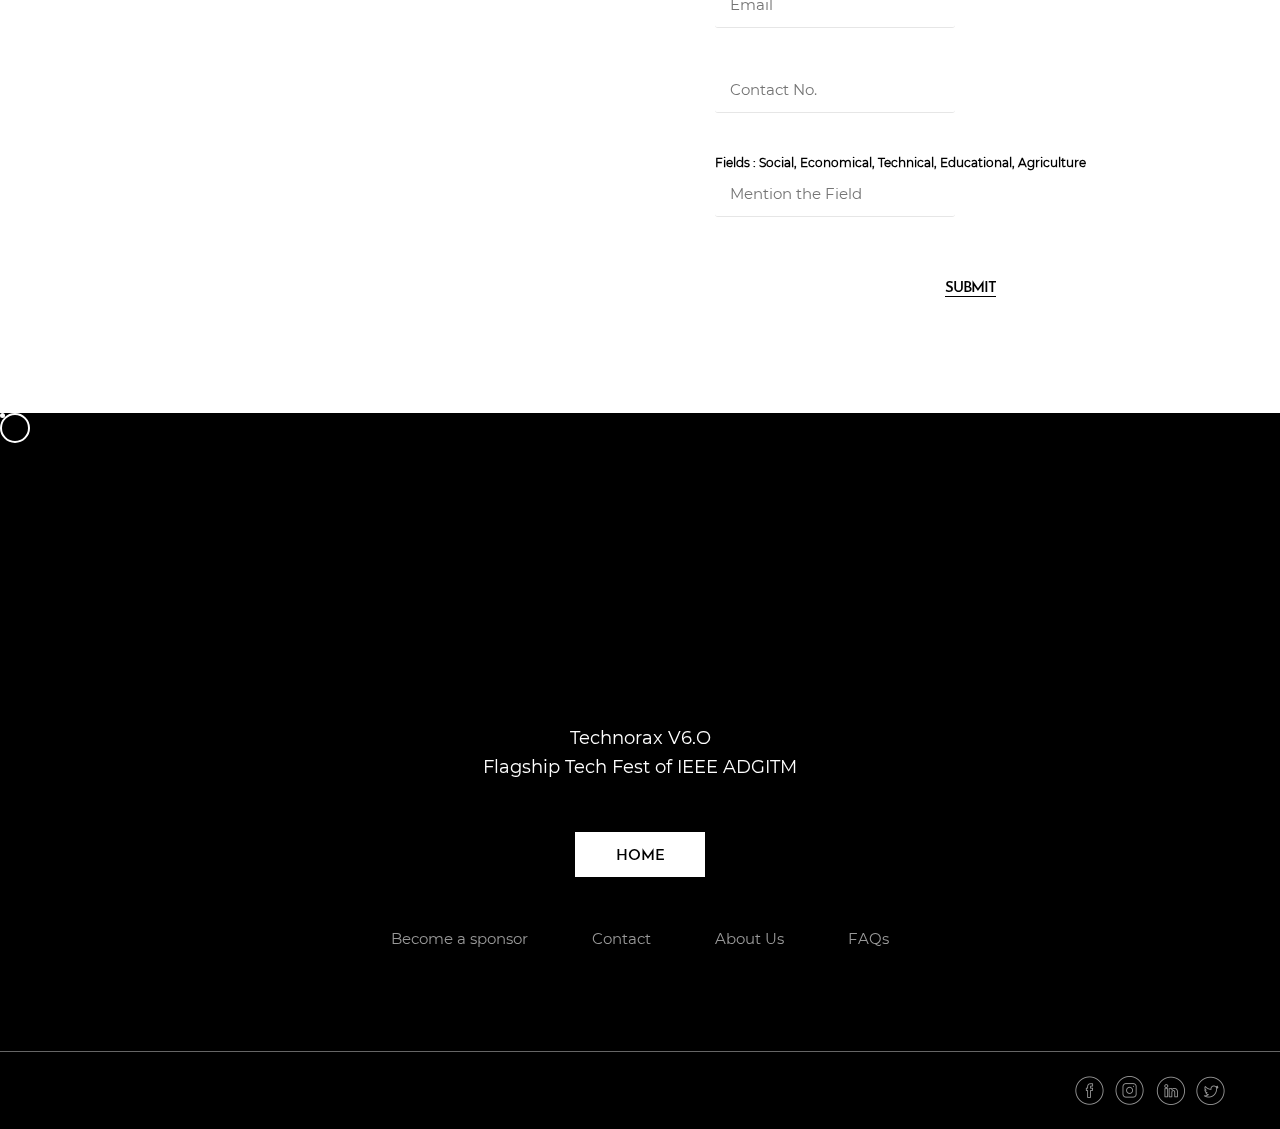
<file: Reckon-o-Rax.html>
<!DOCTYPE html>
<html lang="en">

<head>
  <meta charset="UTF-8">
  <meta name="viewport" content="width=device-width, initial-scale=1.0">
  <meta http-equiv="X-UA-Compatible" content="ie=edge">
  <link rel="icon" href="assets\images\logo-02.png">
  <title>TechnoraxV6.O Contact</title>

  <link rel="shortcut icon" href="#">
  <link rel="stylesheet" href="assets/styles/css/slick.css">
  <link rel="stylesheet" href="assets/styles/css/slick-theme.css">
  <link rel="stylesheet" href="assets/styles/css/animate.css">
  <link rel="stylesheet" href="assets/styles/style.css">
</head>
<body>
<header >
    <div class="container-technorax">
        <div class="header-2 ">
            <div class="header__menu-icon">
                <div class="header__menu-icon__dot ">
                    <span ></span>
                    <span ></span>
                </div>
                <div class="header__menu-icon__dot header__menu-icon__dot--vertical">
                    <span ></span>
                    <span ></span>
                </div>
                <div class="header__menu-icon__dot header__menu-icon__dot--skew">
                    <span ></span>
                    <span ></span>
                </div>
                <div class="header__menu-icon__dot header__menu-icon__dot--skew-reverse">
                    <span ></span>
                    <span ></span>
                </div>
            </div>
            <div class="position-fixed"></div>
            <div class="header__logo">
              <a href="index.html"><img src="assets\images\IEEE ADGITMLogo-01.png" height="60" width="60" alt="logo"></a>
            </div>
            <a href="reckon-o-rax.html" class="header__buy-ticket ">
                <span>RECKON-O-RAX</span>
                <p style="margin-top: -20px;">APPLY HERE</p>

            </a>
        </div>
    </div>
</header>
<section class="header-posistion"></section>
<section>

<div class="menu-nav">
    <div class="container-technorax">
        <div class="menu-nav-close"></div>
        <nav>
          <ul>
              <li>
                  <a class="menu-link link--kukuri" href="index.html" data-letters="Home">Home</a>

              </li>
              <li>
                  <a class="menu-link link--kukuri" href="ourEvent.html" data-letters="Our Events">Our Events</a>

              </li>
              <li>
                <a class="menu-link link--kukuri" data-letters="Speaker & Mentors" href="speaker.html">Speaker & Mentors</a>


              </li>
              <li>
                  <a class="menu-link link--kukuri" href="aboutus.html" data-letters="About Us">About Us</a>

              </li>

              <li><a class="menu-link link--kukuri" href="schedule.html" data-letters="Schedule">Schedule</a></li>
              <li>
                  <a class="menu-link link--kukuri" href="reckon-o-rax.html" data-letters="Contact">Contact</a>

              </li>
          </ul>
        </nav>
    </div>
</div>
</section>
<div class="loading">

    <img src="assets\images\technorax2.gif" alt="">
</div>


<section>
    <div class="contact-info">
        <div class="container">
            <div class="contact__tittle">
                <h1>Register</h1>
            </div>
            <div class="row">
                <div class="col-lg-5 ">
                    <div class="contact-info__item-left wow fadeInLeft">
                        <h4>Infomation</h4>
                        <a class="contact-info__link" href="#">
                            <img src="assets/images/Contact-address.png" alt="add">
                            <span>FC- 26 Dr. Akhilesh Das Gupta Institute of Technology and Management <br> Shastri Park, New Delhi - 110053</span>
                        </a>
                        <a class="contact-info__link" href="reckon-o-rax.html">
                            <img src="assets/images/Contact-mail.png" alt="mail">
                            <span>Contact Us : @technorax-v6.tech
</span>
                        </a>
                        <a class="contact-info__link" href="#">
                            <img src="assets/images/Contact-phone.png" alt="phone">
                            <p>Rachit : +919318375168</p>
                        </a>
                        <a class="contact-info__link" href="#">
                            <img src="assets/images/Contact-phone.png" alt="phone">
                            <p>Srishti : +918076951920</p>
                        </a>
                        <a class="contact-info__link" href="#">
                            <img src="assets/images/Contact-phone.png" alt="phone">

                            <p>Manas : +919871378875</p>
                        </a>


                    </div>
                </div>
                <div class="col-lg-7 ">
                    <div class="contact-info__item-left wow fadeInRight">
                        <div class="fillin-form">
    <form method="post" autocomplete="off" name="google-sheet">

      <div class="fillin-form__fields">
        <input type="text" name="Team_Name" class="form-control" placeholder="Team Name" value="" required=""/>

      </div>
      <div class="fillin-form__fields">

        <input type="number" name="Team_Size" class="form-control" placeholder="Team Size (Min-2 - Max-4)" value="" required=""/>
      </div>
      <div class="fillin-form__fields">
        <input type="text" name="Name_1" class="form-control" placeholder="Name : Team Member 1" value="" required=""/>
      </div>
      <div class="fillin-form__fields">
        <input type="Email" name="Email_1" class="form-control" placeholder="Email" value="" required=""/>
      </div>
      <div class="fillin-form__fields">
        <input type="number" name="Contact_1" class="form-control" placeholder="Contact No." value="" required=""/>
      </div>
      <div class="fillin-form__fields">
        <input type="text" name="Name_2" class="form-control" placeholder="Name : Team Member 2" value="" required=""/>
      </div>
      <div class="fillin-form__fields">
        <input type="Email" name="Email_2" class="form-control" placeholder="Email" value="" required=""/>
      </div>
      <div class="fillin-form__fields">
        <input type="number" name="Contact_2" class="form-control" placeholder="Contact No." value="" required=""/>
      </div>
      <p style="color:black; font-size: 12px; font-weight: bold;">  If not more than 2 Members Type - N/A</p>
      <br>
      <div class="fillin-form__fields">
        <input type="text" name="Name_3" class="form-control" placeholder="Name : Team Member 3" value="" required=""/>
      </div>
      <div class="fillin-form__fields">
        <input type="Email" name="Email_3" class="form-control" placeholder="Email" value="" required=""/>

      </div>
      <div class="fillin-form__fields">
        <input type="number" name="Contact_3" class="form-control" placeholder="Contact No." value="" required=""/>
      </div>
      <div class="fillin-form__fields">
        <input type="text" name="Name_4" class="form-control" placeholder="Name : Team Member 4" value="" required=""/>
      </div>
      <div class="fillin-form__fields">
        <input type="Email" name="Email_4" class="form-control" placeholder="Email" value="" required=""/>
      </div>
      <div class="fillin-form__fields">
        <input type="number" name="Contact_4" class="form-control" placeholder="Contact No." value="" required=""/>
      </div>
      <p style="font-size: 12px; color:black; font-weight: bold;">Fields : Social, Economical, Technical, Educational, Agriculture</p>

      <div class="fillin-form__fields">
        <input type="text" name="Field" class="form-control" placeholder="Mention the Field" value="" required=""/>
      </div>



        <!-- <textarea placeholder="Message" cols="30" rows="10"></textarea> -->
        <div class="fillin-form__submit">
            <svg viewBox="4 0 118 98.6" class="hand-draw"><path class="hand-med-hover" d="M33.2,31.2C53.8,14.1,78.4,9.5,96.9,19.4c12.2,6.5,26.7,21.9,23.9,37.8c-3.9,22.2-39.1,37.1-65.6,34.5c-8.8-0.9-17.6-3.8-25.3-8.2C16.7,76,4.5,63.1,4.4,47.2C4.3,32.4,15,19.3,27.2,12.1c3.6-2.1,7.5-3.9,11.5-5.3c15.2-5.5,27.7-2.5,32.7-1.3c3.6,0.9,18,4.9,29.9,19c5.4,6.3,11.2,13.1,12.5,24.5c0.3,2.6,2,20.2-10.5,34.1C93.9,93.4,82,94,70,94.7c-9.9,0.6-25.8,1.5-39.3-10.1c-2.3-2-20.5-18.1-16-38.8c2.4-10.8,10-18.2,12.4-20.5c6.8-6.6,13.6-8.9,19.7-11C52,12.7,63,9.1,76.3,11.8c5,1,14.8,3.1,23.4,11.9c2.4,2.5,9.2,9.7,11.6,22c0.8,4.2,2.2,11.4-0.4,19.1c-4.9,14.2-20.9,19.7-28.3,22.4c-6,2.1-18,6.4-31.1,1.9c-16.1-5.4-33.7-23.9-28.8-44.2C25.5,33.2,35,24,44.6,19.9c14.3-6.2,26.1,0,28,1"/></svg>
            <input class="moving-btn" type="submit" name="submit" value="Submit">
        </div>
    </form>
</div>
</div>
</div>
</div>
</div>
</div>
</section>

<br><br><br>
<footer>
    <div class="cursor"></div>
    <div class="cursor-follower"></div>

    <div class="container">
        <div class="footer ">
            <a class="footer__logo" href="index.html"><img class="footer-move-up" src="assets/images/logo-01.png" alt="logo"></a>
            <div class="footer__site-text">
                <p class="footer-move-up">Technorax V6.O</p>
                <p class="footer-move-up">Flagship Tech Fest of IEEE ADGITM</p>
            </div>
            <div class="footer__get-ticket footer-move-up">
                <a href="index.html">Home</a>
            </div>
            <div class="footer__menu footer-move-up">
                <ul>
                    <li><a href="reckon-o-rax.html">Become a sponsor</a></li>
                    <li><a href="reckon-o-rax.html">Contact</a></li>
                    <li><a href="aboutus.html">About Us</a></li>
                    <li><a href="#">FAQs</a></li>
                </ul>
            </div>
        </div>
    </div>
    <div class="copy-right">
        <div class="container">
            <div class="copy-right__area">
                <p class="copy-right__left">

                </p>
                <div class="copy-right__right">
                    <a href="https://www.facebook.com/ieeeadgitm"><img src="assets/images/footer-face.png" alt="face"></a>
                    <a href="https://www.instagram.com/ieeeadgitm/"><img src="assets/images/footer-ins.png" alt="ins"></a>
                    <a href="https://www.linkedin.com/company/ieee-niec-student-branch/about/"><img src="assets/images/footer-in.png" alt="in"></a>
                    <a href="https://twitter.com/IeeeNiec"><img src="assets/images/footer-twit.png" alt="twit"></a>
                </div>
            </div>
        </div>
    </div>
</footer>

<script src="assets/scripts/jquery-3.4.1.js"> </script>
<script src="assets\scripts\googlesheet.js"></script>
<script src="assets/scripts/slick.min.js"></script>
<script src="assets/scripts/isotope.pkgd.min.js"></script>
<script src="assets/scripts/packery-mode.pkgd.min.js" ></script>
<script src="assets/scripts/cells-by-row.js" ></script>
<script src="assets/scripts/flickity.pkgd.min.js"></script>
<script src="assets/scripts/anime.min.js"></script>
<script src="assets/scripts/ScrollMagic.min.js" ></script>
<script src="assets/scripts/TimelineMax.min.js"></script>
<script src="assets/scripts/TweenMax.min.js" ></script>
<script src="assets/scripts/animation.gsap.min.js"></script>
<script src="assets/scripts/charming.min.js"></script>
<script src="assets/scripts/wow.js"></script>
<script src="assets/scripts/lightbox.js"></script>

<script src="assets/scripts/app.js"></script>

</body>



</html>
</file>
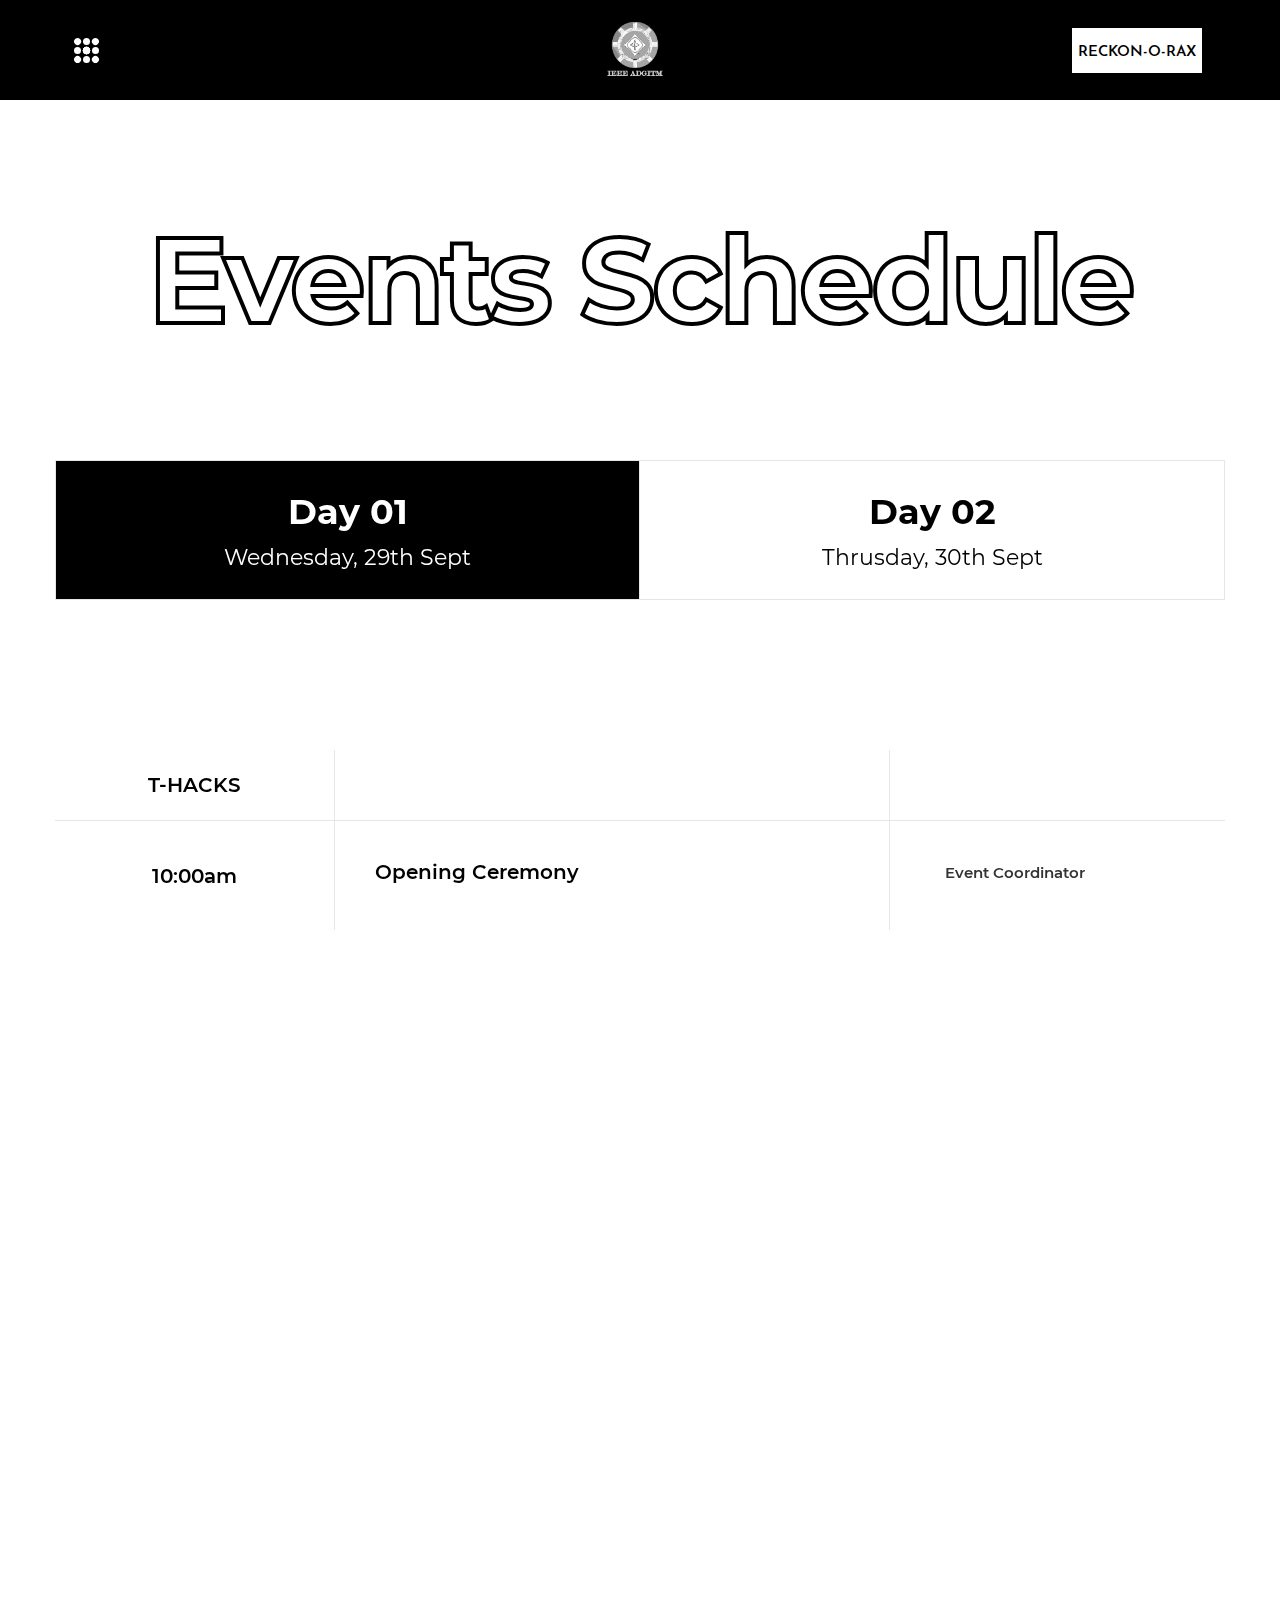
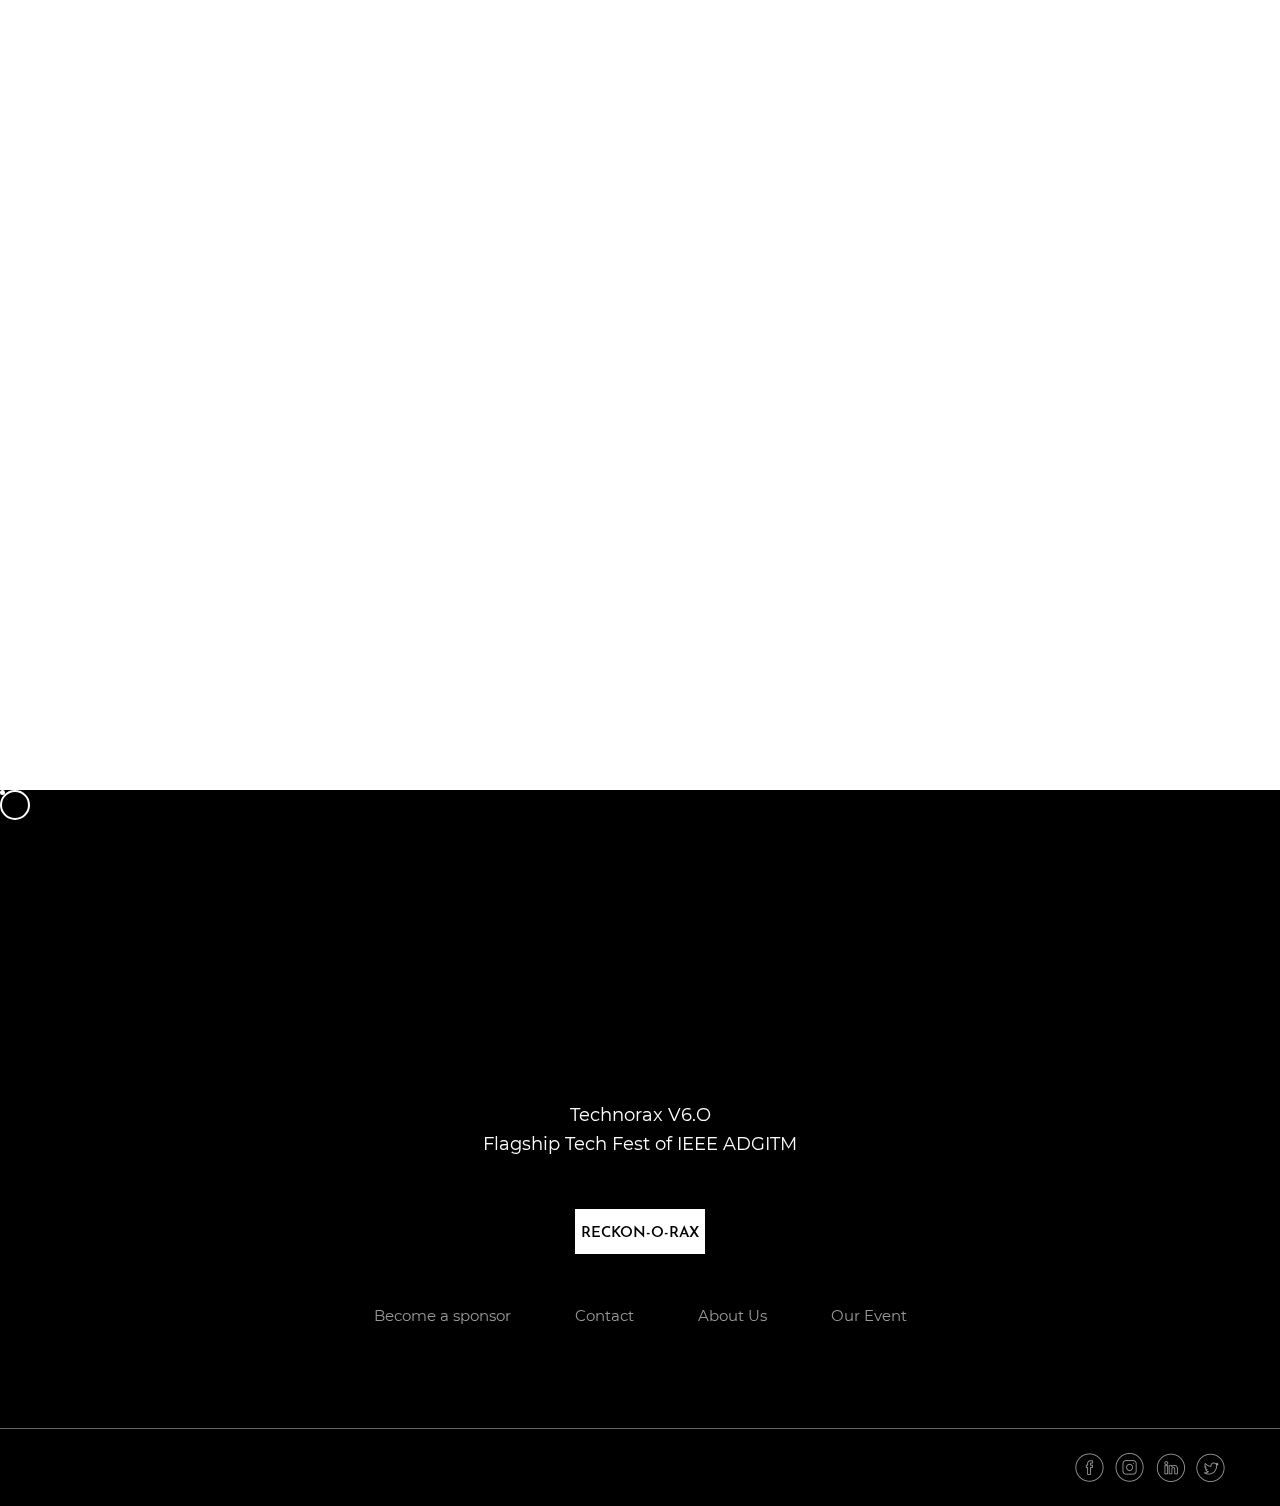
<file: schedule.html>
<!DOCTYPE html>
<html lang="en">

<head>
  <meta charset="UTF-8">
  <meta name="viewport" content="width=device-width, initial-scale=1.0">
  <meta http-equiv="X-UA-Compatible" content="ie=edge">
  <link rel="icon" href="assets\images\logo-02.png">
  <title>TechnoraxV6.O</title>

  <link rel="shortcut icon" href="#">
  <link rel="stylesheet" href="assets/styles/css/slick.css">
  <link rel="stylesheet" href="assets/styles/css/slick-theme.css">
  <link rel="stylesheet" href="assets/styles/css/animate.css">
  <link rel="stylesheet" href="assets/styles/style.css">
</head>
<body>
<header>
    <div class="container-technorax">
        <div class="header">
            <div class="header__menu-icon">
                <div class="header__menu-icon__dot">
                    <span ></span>
                    <span ></span>
                </div>
                <div class="header__menu-icon__dot header__menu-icon__dot--vertical">
                    <span ></span>
                    <span ></span>
                </div>
                <div class="header__menu-icon__dot header__menu-icon__dot--skew">
                    <span ></span>
                    <span ></span>
                </div>
                <div class="header__menu-icon__dot header__menu-icon__dot--skew-reverse">
                    <span ></span>
                    <span ></span>
                </div>
            </div>
            <div class="position-fixed"></div>
            <div class="header__logo">
              <a href="index.html"><img src="assets\images\IEEE ADGITMLogo-01.png" height="60" width="60" alt="logo"></a>

            </div>

            <a class="header__buy-ticket " href="reckon-o-rax.html">RECKON-O-RAX</a>
        </div>
    </div>
</header>
<section class="header-posistion"></section>
<section>

<div class="menu-nav">
    <div class="container-technorax">
        <div class="menu-nav-close"></div>
        <nav>
          <ul>
              <li>
                  <a class="menu-link link--kukuri" href="index.html" data-letters="Home">Home</a>

              </li>
              <li>
                  <a class="menu-link link--kukuri" href="ourEvent.html" data-letters="Our Events">Our Events</a>

              </li>
              <li>
                <a class="menu-link link--kukuri" data-letters="Speaker & Mentors" href="speaker.html">Speaker & Mentors</a>


              </li>
              <li>
                  <a class="menu-link link--kukuri" href="aboutus.html" data-letters="About Us">About Us</a>

              </li>

              <li><a class="menu-link link--kukuri" href="schedule.html" data-letters="Schedule">Schedule</a></li>
              <li>
                  <a class="menu-link link--kukuri" href="reckon-o-rax.html" data-letters="Contact">Contact</a>

              </li>
          </ul>
        </nav>
    </div>
</div>
</section>

<div class="loading">

    <img src="assets\images\technorax2.gif" alt="">
</div>




<section>
    <div class="container-technorax">
        <div class="schedule__tittle">
            <h1>Events Schedule</h1>
        </div>
    </div>
    <div class="container">
        <div class="schedule-tab">
            <div class="schedule-tab__item tab-active" data-tab="tab-1">
                <h2>Day 01</h2>
                <p>Wednesday, 29th Sept</p>
            </div>
            <div class="schedule-tab__item" data-tab="tab-2">
                <h2>Day 02</h2>
                <p>Thrusday, 30th Sept</p>
            </div>

        </div>
        <div id="tab-1" class="schedule-table tab-current">
            <!-- greating row 1st -->
            <div class="row wow flipInX">
                <div class="col-lg-3 col-sm-5">
                    <div class="schedule-table__time schedule-table__greating ">
                        <h3>T-HACKS</h3>

                    </div>
                </div>
                <div class="col-lg-6 col-sm-7">
                    <div class="schedule-table__event schedule-table__greating schedule-table__greating--event">
                        <!-- <h3>Name of the Event</h3> -->
                        <!-- <p>Details</p> -->
                    </div>
                </div>
            </div>

            <!-- row 2nd--- normal -->
            <div class="row wow flipInX">
                <div class="col-lg-3 col-sm-5">
                    <div class="schedule-table__time">
                        <h3>10:00am</h3>
                        <!-- <p>......</p> -->
                    </div>
                </div>
                <div class="col-lg-6 col-sm-7">
                    <div class="schedule-table__event">
                      <h3>Opening Ceremony</h3>
                      <!-- <p>Details</p> -->
                    </div>
                </div>
                <div class="col-lg-3 col-sm-12">
                    <div class="schedule-table__speaker">
                        <div class="schedule-table__speaker__info">
                            <!-- <img src="assets/images/uploads/schedule/schedule1.png" alt="speaker1"> -->
                            <div class="schedule-table__speaker__name">
                                <p>Event Coordinator</p>
                                <!-- <span>Position</span> -->
                            </div>
                        </div>
                    </div>
                </div>
            </div>

            <!-- row 4th--- normal -->
            <div class="row wow flipInX">
                <div class="col-lg-3 col-sm-5">
                    <div class="schedule-table__time">
                        <h3>11:00am</h3>
                        <!-- <p>.........</p> -->
                    </div>
                </div>
                <div class="col-lg-6 col-sm-7">
                    <div class="schedule-table__event">
                      <h3>Hackathon begins</h3>
                      <!-- <p>Details</p> -->
                    </div>
                </div>
                <div class="col-lg-3 col-sm-12">
                    <div class="schedule-table__speaker">
                        <div class="schedule-table__speaker__info">
                            <!-- <img src="assets/images/uploads/schedule/schedule2.png" alt="speaker2"> -->
                            <div class="schedule-table__speaker__name">
                              <p>Event Coordinator</p>
                              <!-- <span>Position</span> -->
                            </div>
                        </div>
                    </div>
                </div>
            </div>


            <!-- row 6th--- normal -->
            <div class="row wow flipInX">
                <div class="col-lg-3 col-sm-5">
                    <div class="schedule-table__time">
                        <h3>3:00pm</h3>
                        <!-- <p>.....</p> -->
                    </div>
                </div>
                <div class="col-lg-6 col-sm-7">
                    <div class="schedule-table__event">
                      <h3>Mentoring Round</h3>
                      <!-- <p>Details</p> -->
                    </div>
                </div>
                <div class="col-lg-3 col-sm-12">
                    <div class="schedule-table__speaker">
                        <div class="schedule-table__speaker__info">
                            <!-- <img src="assets/images/uploads/schedule/schedule3.png" alt="speaker3"> -->
                            <div class="schedule-table__speaker__name">
                              <p>Event Coordinator</p>
                              <!-- <span>Position</span> -->
                            </div>
                        </div>

                        <div class="schedule-table__speaker__info">
                            <!-- <img src="assets/images/uploads/schedule/schedule4.png" alt="speaker4"> -->
                            <div class="schedule-table__speaker__name">
                              <!-- <p>Event Coordinator</p> -->
                              <!-- <span>Position</span> -->
                            </div>
                        </div>
                    </div>
                </div>
            </div>



            <div class="row wow flipInX">
                <div class="col-lg-3 col-sm-5">
                    <div class="schedule-table__time schedule-table__greating ">
                        <h3>RECKON-O-RAX</h3>

                    </div>
                </div>
                <div class="col-lg-6 col-sm-7">
                    <div class="schedule-table__event schedule-table__greating schedule-table__greating--event">
                        <!-- <h3>Name of the Event</h3> -->
                        <!-- <p>Details</p> -->
                    </div>
                </div>
            </div>

            <!-- row 2nd--- normal -->
            <div class="row wow flipInX">
                <div class="col-lg-3 col-sm-5">
                    <div class="schedule-table__time">
                        <h3>11:00am</h3>
                        <!-- <p>......</p> -->
                    </div>
                </div>
                <div class="col-lg-6 col-sm-7">
                    <div class="schedule-table__event">
                      <h3>Quiz Start</h3>
                      <!-- <p>Details</p> -->
                    </div>
                </div>
                <div class="col-lg-3 col-sm-12">
                    <div class="schedule-table__speaker">
                        <div class="schedule-table__speaker__info">
                            <!-- <img src="assets/images/uploads/schedule/schedule1.png" alt="speaker1"> -->
                            <div class="schedule-table__speaker__name">
                                <p>Event Coordinator</p>
                                <!-- <span>Position</span> -->
                            </div>
                        </div>
                    </div>
                </div>
            </div>

            <!-- row 4th--- normal -->
            <div class="row wow flipInX">
                <div class="col-lg-3 col-sm-5">
                    <div class="schedule-table__time">
                        <h3>11:30am</h3>
                        <!-- <p>.........</p> -->
                    </div>
                </div>
                <div class="col-lg-6 col-sm-7">
                    <div class="schedule-table__event">
                      <h3>Quiz Ends</h3>
                      <!-- <p>Details</p> -->
                    </div>
                </div>
                <div class="col-lg-3 col-sm-12">
                    <div class="schedule-table__speaker">
                        <div class="schedule-table__speaker__info">
                            <!-- <img src="assets/images/uploads/schedule/schedule2.png" alt="speaker2"> -->
                            <div class="schedule-table__speaker__name">
                              <p>Event Coordinator</p>
                              <!-- <span>Position</span> -->
                            </div>
                        </div>
                    </div>
                </div>
            </div>


            <!-- row 6th--- normal -->
            <div class="row wow flipInX">
                <div class="col-lg-3 col-sm-5">
                    <div class="schedule-table__time">
                        <h3>12:00pm</h3>
                        <!-- <p>.....</p> -->
                    </div>
                </div>
                <div class="col-lg-6 col-sm-7">
                    <div class="schedule-table__event">
                      <h3>Result of Quiz</h3>
                      <!-- <p>Details</p> -->
                    </div>
                </div>
                
            </div>



        </div>


        <div id="tab-2" class="schedule-table tab-current">

          <div class="row wow flipInX">
              <div class="col-lg-3 col-sm-5">
                  <div class="schedule-table__time schedule-table__greating ">
                      <h3>T-HACKS</h3>

                  </div>
              </div>
              <div class="col-lg-6 col-sm-7">
                  <div class="schedule-table__event schedule-table__greating schedule-table__greating--event">
                      <!-- <h3>Name of the Event</h3> -->
                      <!-- <p>Details</p> -->
                  </div>
              </div>
          </div>

          <!-- row 2nd--- normal -->
          <div class="row wow flipInX">
              <div class="col-lg-3 col-sm-5">
                  <div class="schedule-table__time">
                      <h3>8:00am</h3>
                      <!-- <p>......</p> -->
                  </div>
              </div>
              <div class="col-lg-6 col-sm-7">
                  <div class="schedule-table__event">
                    <h3>Presentation Submission (End)</h3>
                    <!-- <p>Details</p> -->
                  </div>
              </div>
              <div class="col-lg-3 col-sm-12">
                  <div class="schedule-table__speaker">
                      <div class="schedule-table__speaker__info">
                          <!-- <img src="assets/images/uploads/schedule/schedule1.png" alt="speaker1"> -->
                          <div class="schedule-table__speaker__name">
                              <p>Event Coordinator</p>
                              <!-- <span>Position</span> -->
                          </div>
                      </div>
                  </div>
              </div>
          </div>

          <!-- row 4th--- normal -->
          <div class="row wow flipInX">
              <div class="col-lg-3 col-sm-5">
                  <div class="schedule-table__time">
                      <h3>11:00am</h3>
                      <!-- <p>.........</p> -->
                  </div>
              </div>
              <div class="col-lg-6 col-sm-7">
                  <div class="schedule-table__event">
                    <h3>Hackathon ends</h3>
                    <!-- <p>Details</p> -->
                  </div>
              </div>
              <div class="col-lg-3 col-sm-12">
                  <div class="schedule-table__speaker">
                      <div class="schedule-table__speaker__info">
                          <!-- <img src="assets/images/uploads/schedule/schedule2.png" alt="speaker2"> -->
                          <div class="schedule-table__speaker__name">
                            <p>Event Coordinator</p>
                            <!-- <span>Position</span> -->
                          </div>
                      </div>
                  </div>
              </div>
          </div>


          <!-- row 6th--- normal -->
          <div class="row wow flipInX">
              <div class="col-lg-3 col-sm-5">
                  <div class="schedule-table__time">
                      <h3>12:00pm</h3>
                      <!-- <p>.....</p> -->
                  </div>
              </div>
              <div class="col-lg-6 col-sm-7">
                  <div class="schedule-table__event">
                    <h3>Judges Round</h3>
                    <!-- <p>Details</p> -->
                  </div>
              </div>
              <div class="col-lg-3 col-sm-12">
                  <div class="schedule-table__speaker">
                      <div class="schedule-table__speaker__info">
                          <!-- <img src="assets/images/uploads/schedule/schedule3.png" alt="speaker3"> -->
                          <div class="schedule-table__speaker__name">
                            <p>Event Coordinator</p>
                            <!-- <span>Position</span> -->
                          </div>
                      </div>

                      <div class="schedule-table__speaker__info">
                          <!-- <img src="assets/images/uploads/schedule/schedule4.png" alt="speaker4"> -->
                          <div class="schedule-table__speaker__name">
                            <!-- <p>Event Coordinator</p> -->
                            <!-- <span>Position</span> -->
                          </div>
                      </div>
                  </div>
              </div>
          </div>



          <div class="row wow flipInX">
              <div class="col-lg-3 col-sm-5">
                  <div class="schedule-table__time schedule-table__greating ">
                      <h3>RECKON-O-RAX</h3>

                  </div>
              </div>
              <div class="col-lg-6 col-sm-7">
                  <div class="schedule-table__event schedule-table__greating schedule-table__greating--event">
                      <!-- <h3>Name of the Event</h3> -->
                      <!-- <p>Details</p> -->
                  </div>
              </div>
          </div>

          <!-- row 2nd--- normal -->
          <div class="row wow flipInX">
              <div class="col-lg-3 col-sm-5">
                  <div class="schedule-table__time">
                      <h3>3:00pm</h3>
                      <!-- <p>......</p> -->
                  </div>
              </div>
              <div class="col-lg-6 col-sm-7">
                  <div class="schedule-table__event">
                    <h3>Presentation Round</h3>
                    <!-- <p>Details</p> -->
                  </div>
              </div>
              <div class="col-lg-3 col-sm-12">
                  <div class="schedule-table__speaker">
                      <div class="schedule-table__speaker__info">
                          <!-- <img src="assets/images/uploads/schedule/schedule1.png" alt="speaker1"> -->
                          <div class="schedule-table__speaker__name">
                              <p>Event Coordinator</p>
                              <!-- <span>Position</span> -->
                          </div>
                      </div>
                  </div>
              </div>
          </div>




          <!-- row 6th--- normal -->
          <div class="row wow flipInX">
              <div class="col-lg-3 col-sm-5">
                  <div class="schedule-table__time">
                      <h3>7:00pm</h3>
                      <!-- <p>.....</p> -->
                  </div>
              </div>
              <div class="col-lg-6 col-sm-7">
                  <div class="schedule-table__event">
                    <h3>Result Declaration</h3>
                    <!-- <p>Details</p> -->
                  </div>
              </div>
              <div class="col-lg-3 col-sm-12">
                  <div class="schedule-table__speaker">


                      <div class="schedule-table__speaker__info">
                          <!-- <img src="assets/images/uploads/schedule/schedule4.png" alt="speaker4"> -->
                          <div class="schedule-table__speaker__name">
                            <!-- <p>Event Coordinator</p> -->
                            <!-- <span>Position</span> -->
                          </div>
                      </div>
                      <!-- <div class="col-lg-3">
                          <div class="schedule-table__speaker">

                          </div>
                      </div> -->
                  </div>
              </div>
          </div>
            </div>

        </div>
    </div>
</section>




<footer>
    <div class="cursor"></div>
    <div class="cursor-follower"></div>

    <div class="container">
        <div class="footer ">
            <a class="footer__logo" href="index.html"><img class="footer-move-up" src="assets/images/logo-02.png" alt="logo"></a>
            <div class="footer__site-text">
              <p class="footer-move-up">Technorax V6.O</p>
              <p class="footer-move-up">Flagship Tech Fest of IEEE ADGITM</p>
            </div>
            <div class="footer__get-ticket footer-move-up">
                <a href="reckon-o-rax.html">RECKON-O-RAX</a>
            </div>
            <div class="footer__menu footer-move-up">
              <ul>
                  <li><a href="reckon-o-rax.html">Become a sponsor</a></li>
                  <li><a href="reckon-o-rax.html">Contact</a></li>
                  <li><a href="aboutus.html">About Us</a></li>
                  <li><a href="ourEvent.html">Our Event</a></li>
              </ul>
            </div>
        </div>
    </div>
    <div class="copy-right">
        <div class="container">
            <div class="copy-right__area">
                <p class="copy-right__left">

                </p>
                <div class="copy-right__right">
                    <a href="https://www.facebook.com/ieeeadgitm"><img src="assets/images/footer-face.png" alt="face"></a>
                    <a href="https://www.instagram.com/ieeeadgitm/"><img src="assets/images/footer-ins.png" alt="ins"></a>
                    <a href="https://www.linkedin.com/company/ieee-niec-student-branch/about/"><img src="assets/images/footer-in.png" alt="in"></a>
                    <a href="https://twitter.com/IeeeNiec"><img src="assets/images/footer-twit.png" alt="twit"></a>
                </div>
            </div>
        </div>
    </div>
</footer>

<script src="assets/scripts/jquery-3.4.1.js"> </script>

<script src="assets/scripts/slick.min.js"></script>
<script src="assets/scripts/isotope.pkgd.min.js"></script>
<script src="assets/scripts/packery-mode.pkgd.min.js" ></script>
<script src="assets/scripts/cells-by-row.js" ></script>
<script src="assets/scripts/flickity.pkgd.min.js"></script>
<script src="assets/scripts/anime.min.js"></script>
<script src="assets/scripts/ScrollMagic.min.js" ></script>
<script src="assets/scripts/TimelineMax.min.js"></script>
<script src="assets/scripts/TweenMax.min.js" ></script>
<script src="assets/scripts/animation.gsap.min.js"></script>
<script src="assets/scripts/charming.min.js"></script>
<script src="assets/scripts/wow.js"></script>
<script src="assets/scripts/lightbox.js"></script>

<script src="assets/scripts/app.js"></script>

</body>

</html>
</file>
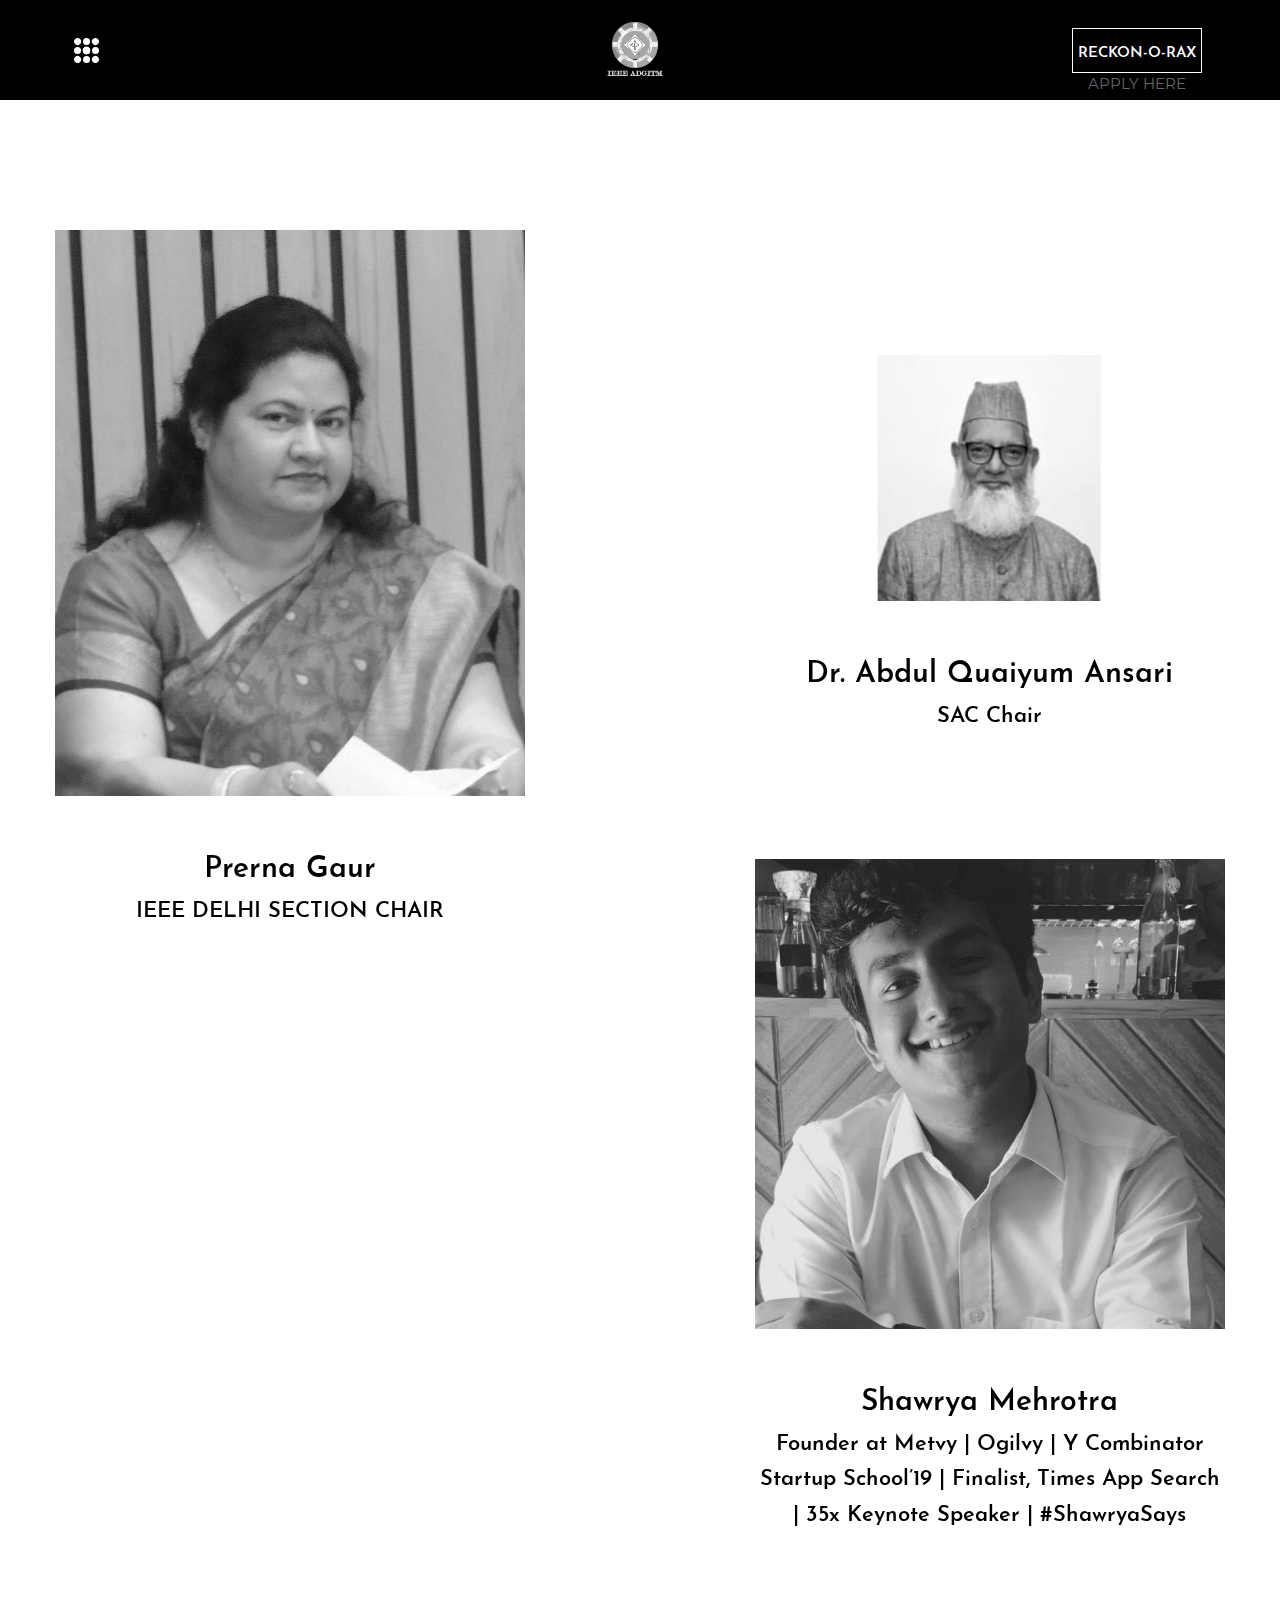
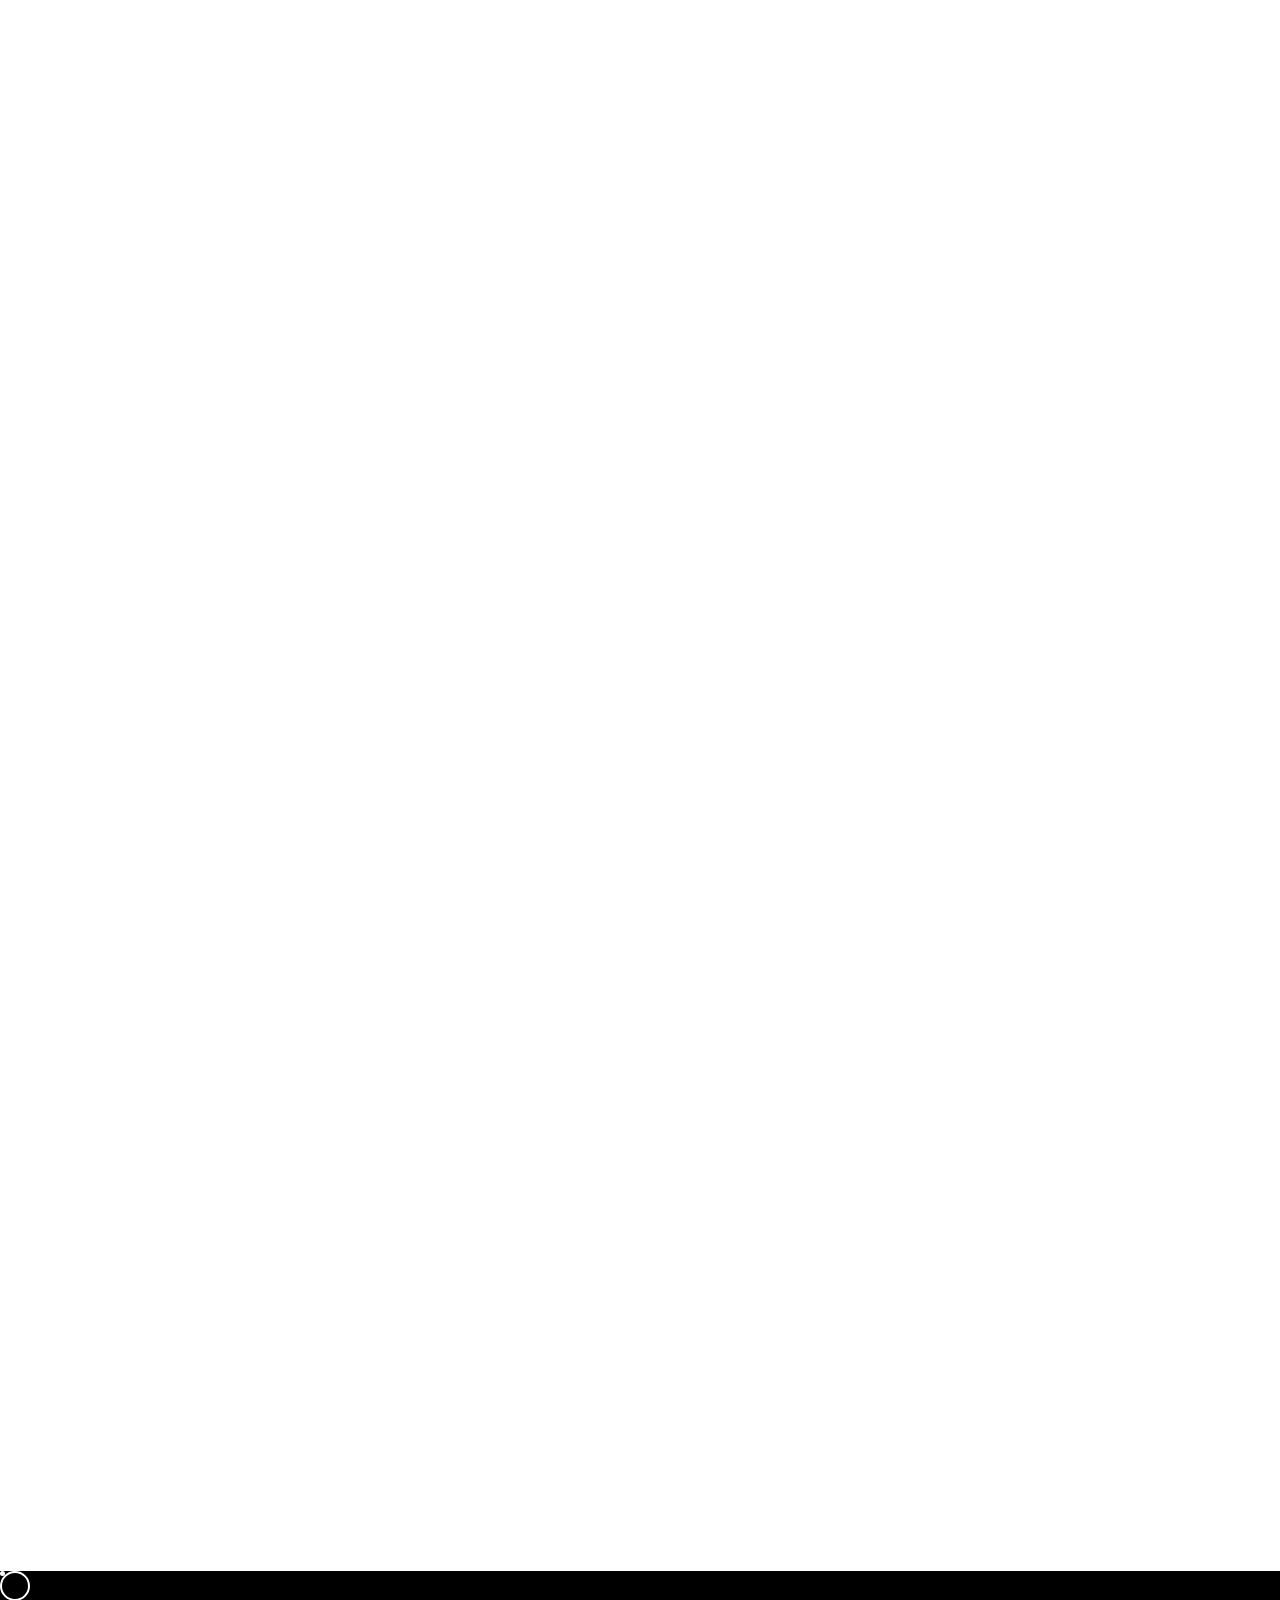
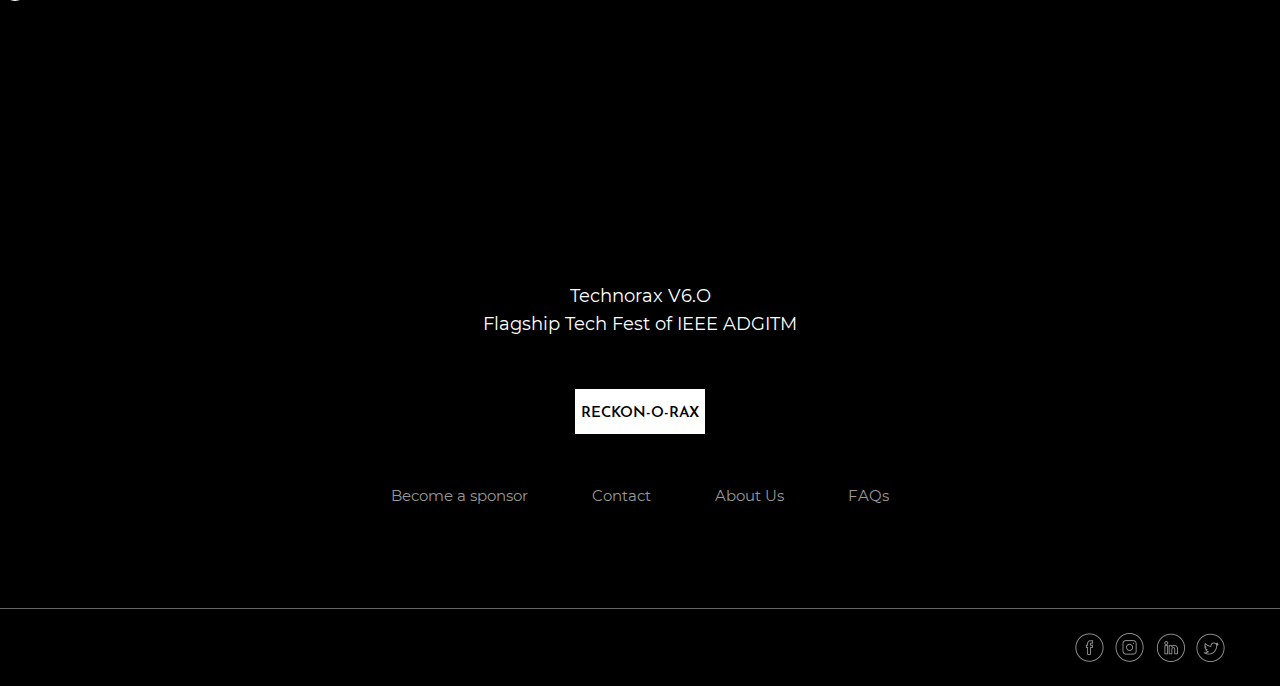
<file: speaker.html>
<!DOCTYPE html>
<html lang="en">

<head>
  <meta charset="UTF-8">
  <meta name="viewport" content="width=device-width, initial-scale=1.0">
  <meta http-equiv="X-UA-Compatible" content="ie=edge">
  <title>Technorax V6.O</title>

  <link rel="shortcut icon" href="#">
  <link rel="stylesheet" href="assets/styles/css/slick.css">
  <link rel="stylesheet" href="assets/styles/css/slick-theme.css">
  <link rel="stylesheet" href="assets/styles/css/animate.css">
  <link rel="stylesheet" href="assets/styles/style.css">
</head>
<body>
  <header >
      <div class="container-technorax">
          <div class="header-2 ">
              <div class="header__menu-icon">
                  <div class="header__menu-icon__dot ">
                      <span ></span>
                      <span ></span>
                  </div>
                  <div class="header__menu-icon__dot header__menu-icon__dot--vertical">
                      <span ></span>
                      <span ></span>
                  </div>
                  <div class="header__menu-icon__dot header__menu-icon__dot--skew">
                      <span ></span>
                      <span ></span>
                  </div>
                  <div class="header__menu-icon__dot header__menu-icon__dot--skew-reverse">
                      <span ></span>
                      <span ></span>
                  </div>
              </div>
              <div class="position-fixed"></div>
              <div class="header__logo">
                <a href="index.html"><img src="assets\images\IEEE ADGITMLogo-01.png" height="60" width="60" alt="logo"></a>

              </div>

              <a href="https://dare2compete.com/o/1MTVzoR" class="header__buy-ticket ">
                  <span>RECKON-O-RAX</span>
                  <p style="margin-top: -20px;">APPLY HERE</p>

              </a>
          </div>
      </div>
  </header>

  <section class="header-posistion"></section>
  <section>

  <div class="menu-nav">
      <div class="container-technorax">
          <div class="menu-nav-close"></div>
          <nav>
              <ul>
                  <li>
                      <a class="menu-link link--kukuri" href="index.html" data-letters="Home">Home</a>

                  </li>
                  <li>
                      <a class="menu-link link--kukuri" href="ourEvent.html" data-letters="Our Events">Our Events</a>
                      
                  </li>
                  <li>
                    <a class="menu-link link--kukuri" data-letters="Speaker & Mentors" href="speaker.html">Speaker & Mentors</a>


                  </li>
                  <li>
                      <a class="menu-link link--kukuri" href="aboutus.html" data-letters="About Us">About Us</a>

                  </li>

                  <li><a class="menu-link link--kukuri" href="schedule.html" data-letters="Schedule">Schedule</a></li>
                  <li>
                      <a class="menu-link link--kukuri" href="Reckon-o-Rax.html" data-letters="Contact">Contact</a>


                  </li>
              </ul>
          </nav>
      </div>
  </div>
  </section>

  <div class="loading">

      <img src="assets\images\technorax2.gif" alt="">
  </div>
<section>

    <div class="container">

        <div class="speaker-grid-2">
          
          <div class="speaker-grid-2__item wow fadeInLeft">
              <a href="assets\images\uploads\speaker\speaker3.jpg" class="speaker-grid-2__item__thumb">
                  <div class="speaker-grid-2__item__thumb__overflow"><img src="assets\images\uploads\speaker\speaker3.jpg" alt="speakers_v21"></div>
                  <h4>Prerna Gaur</h4>
                  <h5>IEEE DELHI SECTION CHAIR</h5>
                  <div class="speaker-infomation">
                      <h4 class="speaker__first-name">Prerna</h4>
                      <h4 class="speaker__last-name">Gaur</h4>
                      <h5 class="speaker__career">IEEE DELHI SECTION CHAIR</h5>
<!--                       <p class="speaker__des">About their work</p> -->
                  </div>
              </a>
            </div>
          
          <div class="speaker-grid-2__item wow fadeInRight">
              <a href="assets\images\uploads\speaker\speaker4.jpeg" class="speaker-grid-2__item__thumb">
                  <div class="speaker-grid-2__item__thumb__overflow"><img src="assets\images\uploads\speaker\speaker4.jpeg" alt="speakers_v21"></div>
                  <h4>Dr. Abdul Quaiyum Ansari</h4>
                  <h5>SAC Chair</h5>
                  <div class="speaker-infomation">
                      <h4 class="speaker__first-name">Dr. Abdul </h4>
                      <h4 class="speaker__last-name">Quaiyum Ansari</h4>
                      <h5 class="speaker__career">SAC Chair</h5>

                  </div>
              </a>
            </div>

            <div class="speaker-grid-2__item wow fadeInLeft">
                <a href="assets\images\uploads\speaker\speaker7.jpg" class="speaker-grid-2__item__thumb">
                    <div class="speaker-grid-2__item__thumb__overflow"><img src="assets\images\uploads\speaker\speaker7.jpg" alt="speakers_v21"></div>
                    <h4>Dr. Hemant Kumar</h4>
                    <h5>Ph.D., Electrical Engineering, Indian Institute of Technology Bombay</h5>
                    <div class="speaker-infomation">
                        <h4 class="speaker__first-name">Dr. Hemant</h4>
                        <h4 class="speaker__last-name">Kumar</h4>
                        <h5 class="speaker__career">Ph.D., Electrical Engineering, Indian Institute of Technology Bombay</h5>

                    </div>
                </a>
            </div>

            <div class="speaker-grid-2__item wow fadeInRight">
              <a href="assets\images\uploads\speaker\speaker8.jpeg" class="speaker-grid-2__item__thumb">
                  <div class="speaker-grid-2__item__thumb__overflow"><img src="assets\images\uploads\speaker\speaker8.jpeg" alt="speakers_v21"></div>
                  <h4>Shawrya Mehrotra</h4>
                  <h5>Founder at Metvy | Ogilvy | Y Combinator Startup School’19 | Finalist, Times App Search | 35x Keynote Speaker | #ShawryaSays</h5>
                  <div class="speaker-infomation">
                      <h4 class="speaker__first-name">Shawrya</h4>
                      <h4 class="speaker__last-name">Mehrotra</h4>
                      <h5 class="speaker__career">Founder at Metvy | Ogilvy | Y Combinator Startup School’19 | Finalist, Times App Search | 35x Keynote Speaker | #ShawryaSays</h5>

                  </div>
              </a>
            </div>
          
          
             <div class="speaker-grid-2__item wow fadeInLeft">
                <a href="assets\images\uploads\speaker\speaker5.jpg" class="speaker-grid-2__item__thumb">
                    <div class="speaker-grid-2__item__thumb__overflow"><img src="assets\images\uploads\speaker\speaker5.jpg" alt="speakers_v21"></div>
                    <h4>Jasbir Singh</h4>
                    <h5>Mentor| Full Stack Web Developer| Creator of DEV -101</h5>
                    <div class="speaker-infomation">
                        <h4 class="speaker__first-name">Jasbir</h4>
                        <h4 class="speaker__last-name">Singh</h4>
                        <h5 class="speaker__career">Mentor| Full Stack Web Developer| Creator of DEV -101h5>

                    </div>
                </a>
            </div>
          
          
           <div class="speaker-grid-2__item wow fadeInRight">
              <a href="assets\images\uploads\speaker\speaker6.jpg" class="speaker-grid-2__item__thumb">
                  <div class="speaker-grid-2__item__thumb__overflow"><img src="assets\images\uploads\speaker\speaker6.jpg" alt="speakers_v21"></div>
                  <h4>Jitender Punia</h4>
                  <h5>Mentor at Pepcoding Education Private Limited</h5>
                  <div class="speaker-infomation">
                      <h4 class="speaker__first-name">Jitender</h4>
                      <h4 class="speaker__last-name">Punia</h4>
                      <h5 class="speaker__career">Mentor at Pepcoding Education Private Limited</h5>

                  </div>
              </a>
            </div>
               
                        <div class="speaker-grid-2__item wow fadeInLeft">
              <a href="assets\images\uploads\speaker\speaker2.jpeg" class="speaker-grid-2__item__thumb">
                  <div class="speaker-grid-2__item__thumb__overflow"><img src="assets\images\uploads\speaker\speaker2.jpeg" alt="speakers_v21"></div>
                  <h4>Ekta Mishra</h4>
                  <h5>Outreachy'20 intern @OpenRefine | GCI''19 Mentor @JBoss | Open Source Hack Mentor @AnitaB. org | GHCI'20 scholar</h5>
                  <div class="speaker-infomation">
                      <h4 class="speaker__first-name">Ekta</h4>
                      <h4 class="speaker__last-name">Mishra</h4>
                      <h5 class="speaker__career">Outreachy'20 intern @OpenRefine | GCI''19 Mentor @JBoss | Open Source Hack Mentor @AnitaB. org | GHCI'20 scholar</h5>

                  </div>
              </a>
            </div>

            <div class="speaker-gutter-sizer"></div>
        </div>
    </div>
</section>




<footer>
    <div class="cursor"></div>
    <div class="cursor-follower"></div>

    <div class="container">
        <div class="footer ">
            <a class="footer__logo" href="index.html"><img class="footer-move-up" src="assets/images/logo-01.png" alt="logo" ></a>
            <div class="footer__site-text">
                <p class="footer-move-up">Technorax V6.O</p>
                <p class="footer-move-up">Flagship Tech Fest of IEEE ADGITM</p>
            </div>
            <div class="footer__get-ticket footer-move-up">
                <a href="https://dare2compete.com/o/1MTVzoR">RECKON-O-RAX</a>
            </div>

            <div class="footer__menu footer-move-up">
                <ul>
                    <li><a href="Reckon-o-Rax.html">Become a sponsor</a></li>
                    <li><a href="Reckon-o-Rax.html">Contact</a></li>
                    <li><a href="aboutus.html">About Us</a></li>
                    <li><a href="">FAQs</a></li>
                </ul>
            </div>
        </div>
    </div>
    <div class="copy-right">
        <div class="container">
            <div class="copy-right__area">
                <p class="copy-right__left">

                </p>
                <div class="copy-right__right">
                    <a href="https://www.facebook.com/ieeeadgitm"><img src="assets/images/footer-face.png" alt="face"></a>
                    <a href="https://www.instagram.com/ieeeadgitm/"><img src="assets/images/footer-ins.png" alt="ins"></a>
                    <a href="https://www.linkedin.com/company/ieee-niec-student-branch/about/"><img src="assets/images/footer-in.png" alt="in"></a>
                    <a href="https://twitter.com/IeeeNiec"><img src="assets/images/footer-twit.png" alt="twit"></a>
                </div>
            </div>
        </div>
    </div>
</footer>

<script src="assets/scripts/jquery-3.4.1.js"> </script>

<script src="assets/scripts/slick.min.js"></script>
<script src="assets/scripts/isotope.pkgd.min.js"></script>
<script src="assets/scripts/packery-mode.pkgd.min.js" ></script>
<script src="assets/scripts/cells-by-row.js" ></script>
<script src="assets/scripts/flickity.pkgd.min.js"></script>
<script src="assets/scripts/anime.min.js"></script>
<script src="assets/scripts/ScrollMagic.min.js" ></script>
<script src="assets/scripts/TimelineMax.min.js"></script>
<script src="assets/scripts/TweenMax.min.js" ></script>
<script src="assets/scripts/animation.gsap.min.js"></script>
<script src="assets/scripts/charming.min.js"></script>
<script src="assets/scripts/wow.js"></script>
<script src="assets/scripts/lightbox.js"></script>

<script src="assets/scripts/app.js"></script>

</body>

</html>
</file>
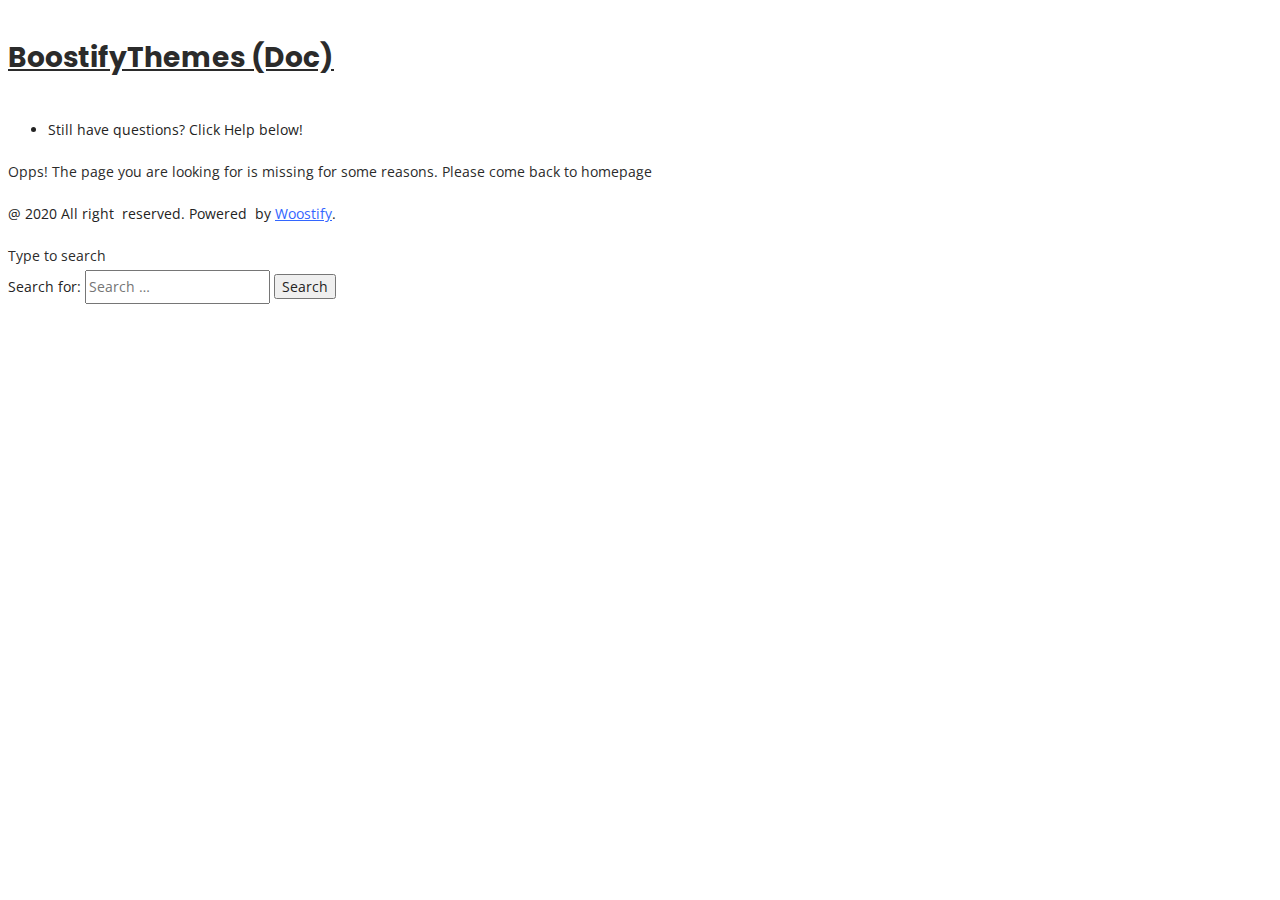
<file: assets/styles/fontsLato/lato-v15-latin-700.html>
<!DOCTYPE html>
<html lang="en-US" data-woostify-version="1.5.6">
	<head>
				<meta charset="UTF-8">
		<title>Page not found &#8211; BoostifyThemes</title>
<link rel='dns-prefetch' href='//fonts.googleapis.com' />
<link rel='dns-prefetch' href='//s.w.org' />
<link rel="alternate" type="application/rss+xml" title="BoostifyThemes &raquo; Feed" href="https://boostifythemes.com/feed/" />
<link rel="alternate" type="application/rss+xml" title="BoostifyThemes &raquo; Comments Feed" href="https://boostifythemes.com/comments/feed/" />
		<script type="text/javascript">
			window._wpemojiSettings = {"baseUrl":"https:\/\/s.w.org\/images\/core\/emoji\/12.0.0-1\/72x72\/","ext":".png","svgUrl":"https:\/\/s.w.org\/images\/core\/emoji\/12.0.0-1\/svg\/","svgExt":".svg","source":{"concatemoji":"https:\/\/boostifythemes.com\/wp-includes\/js\/wp-emoji-release.min.js?ver=5.4.2"}};
			/*! This file is auto-generated */
			!function(e,a,t){var r,n,o,i,p=a.createElement("canvas"),s=p.getContext&&p.getContext("2d");function c(e,t){var a=String.fromCharCode;s.clearRect(0,0,p.width,p.height),s.fillText(a.apply(this,e),0,0);var r=p.toDataURL();return s.clearRect(0,0,p.width,p.height),s.fillText(a.apply(this,t),0,0),r===p.toDataURL()}function l(e){if(!s||!s.fillText)return!1;switch(s.textBaseline="top",s.font="600 32px Arial",e){case"flag":return!c([127987,65039,8205,9895,65039],[127987,65039,8203,9895,65039])&&(!c([55356,56826,55356,56819],[55356,56826,8203,55356,56819])&&!c([55356,57332,56128,56423,56128,56418,56128,56421,56128,56430,56128,56423,56128,56447],[55356,57332,8203,56128,56423,8203,56128,56418,8203,56128,56421,8203,56128,56430,8203,56128,56423,8203,56128,56447]));case"emoji":return!c([55357,56424,55356,57342,8205,55358,56605,8205,55357,56424,55356,57340],[55357,56424,55356,57342,8203,55358,56605,8203,55357,56424,55356,57340])}return!1}function d(e){var t=a.createElement("script");t.src=e,t.defer=t.type="text/javascript",a.getElementsByTagName("head")[0].appendChild(t)}for(i=Array("flag","emoji"),t.supports={everything:!0,everythingExceptFlag:!0},o=0;o<i.length;o++)t.supports[i[o]]=l(i[o]),t.supports.everything=t.supports.everything&&t.supports[i[o]],"flag"!==i[o]&&(t.supports.everythingExceptFlag=t.supports.everythingExceptFlag&&t.supports[i[o]]);t.supports.everythingExceptFlag=t.supports.everythingExceptFlag&&!t.supports.flag,t.DOMReady=!1,t.readyCallback=function(){t.DOMReady=!0},t.supports.everything||(n=function(){t.readyCallback()},a.addEventListener?(a.addEventListener("DOMContentLoaded",n,!1),e.addEventListener("load",n,!1)):(e.attachEvent("onload",n),a.attachEvent("onreadystatechange",function(){"complete"===a.readyState&&t.readyCallback()})),(r=t.source||{}).concatemoji?d(r.concatemoji):r.wpemoji&&r.twemoji&&(d(r.twemoji),d(r.wpemoji)))}(window,document,window._wpemojiSettings);
		</script>
		<style type="text/css">
img.wp-smiley,
img.emoji {
	display: inline !important;
	border: none !important;
	box-shadow: none !important;
	height: 1em !important;
	width: 1em !important;
	margin: 0 .07em !important;
	vertical-align: -0.1em !important;
	background: none !important;
	padding: 0 !important;
}
</style>
	<link rel='stylesheet' id='woostify-fonts-css'  href='//fonts.googleapis.com/css?family=Open+Sans%3A300%2C300italic%2Cregular%2Citalic%2C600%2C600italic%2C700%2C700italic%2C800%2C800italic%7CPoppins%7CPoppins%3Aregular&#038;ver=1.5.6' type='text/css' media='all' />
<link rel='stylesheet' id='wp-block-library-css'  href='https://c0.wp.com/c/5.4.2/wp-includes/css/dist/block-library/style.min.css' type='text/css' media='all' />
<style id='wp-block-library-inline-css' type='text/css'>
.has-text-align-justify{text-align:justify;}
</style>
<link rel='stylesheet' id='wp-block-library-theme-css'  href='https://c0.wp.com/c/5.4.2/wp-includes/css/dist/block-library/theme.min.css' type='text/css' media='all' />
<link rel='stylesheet' id='elementor-icons-css'  href='https://boostifythemes.com/wp-content/plugins/elementor/assets/lib/eicons/css/elementor-icons.min.css?ver=5.7.0' type='text/css' media='all' />
<link rel='stylesheet' id='elementor-animations-css'  href='https://boostifythemes.com/wp-content/plugins/elementor/assets/lib/animations/animations.min.css?ver=2.9.13' type='text/css' media='all' />
<link rel='stylesheet' id='elementor-frontend-css'  href='https://boostifythemes.com/wp-content/plugins/elementor/assets/css/frontend.min.css?ver=2.9.13' type='text/css' media='all' />
<link rel='stylesheet' id='boostify-sticky-style-css'  href='https://boostifythemes.com/wp-content/plugins/boostify-header-footer-builder/assets/css/elementor/sticky.css?ver=1.1.6' type='text/css' media='all' />
<link rel='stylesheet' id='elementor-global-css'  href='https://boostifythemes.com/wp-content/uploads/elementor/css/global.css?ver=1594527394' type='text/css' media='all' />
<link rel='stylesheet' id='elementor-post-831-css'  href='https://boostifythemes.com/wp-content/uploads/elementor/css/post-831.css?ver=1597034039' type='text/css' media='all' />
<link rel='stylesheet' id='elementor-post-839-css'  href='https://boostifythemes.com/wp-content/uploads/elementor/css/post-839.css?ver=1594527573' type='text/css' media='all' />
<link rel='stylesheet' id='woostify-style-css'  href='https://boostifythemes.com/wp-content/themes/woostify/style.css?ver=1.5.6' type='text/css' media='all' />
<style id='woostify-style-inline-css' type='text/css'>

			select:-moz-focusring{
				text-shadow: 0 0 0 #232323;
			}
		
			.topbar{
				background-color: #d63131;
				padding: 9px 0;
			}
			.topbar *{
				color: #ffffff;
			}
		
			body, select, button, input, textarea{
				font-family: Open Sans;
				font-weight: normal;
				line-height: 28px;
				text-transform: none;
				font-size: 14px;
				color: #232323;
			}

			.pagination a,
			.pagination a,
			.woocommerce-pagination a,
			.woocommerce-loop-product__category a,
			.woocommerce-loop-product__title,
			.price del,
			.stars a,
			.woocommerce-review-link,
			.woocommerce-tabs .tabs li:not(.active) a,
			.woocommerce-cart-form__contents .product-remove a,
			.comment-body .comment-meta .comment-date,
			.woostify-breadcrumb a,
			.breadcrumb-separator,
			#secondary .widget a,
			.has-woostify-text-color,
			.clear-cart-btn,
			.button.loop-add-to-cart-icon-btn,
			.loop-wrapper-wishlist a{
				color: #232323;
			}

			.loop-wrapper-wishlist a:hover,
			.price_slider_wrapper .price_slider,
			.has-woostify-text-background-color{
				background-color: #232323;
			}

			.elementor-add-to-cart .quantity,
			.clear-cart-btn{
				border: 1px solid #232323;
			}

			.product .woocommerce-loop-product__title{
				font-size: 14px;
			}
		
			@media ( min-width: 992px ) {
				.primary-navigation a{
					font-family: Poppins;
					font-weight: 500;
					text-transform: none;
				}

				.primary-navigation > li > a{
					font-size: 14px;
					line-height: 50px;
					color: #2b2b2b;
				}

				.primary-navigation .sub-menu a{
					line-height: 24px;
					font-size: 12px;
					color: #2b2b2b;
				}

				.site-tools .tools-icon {
					color: #2b2b2b;
				}
			}
		
			h1, h2, h3, h4, h5, h6{
				font-family: Poppins;
				font-weight: 700;
				text-transform: none;
				line-height: 1.5;
				color: #2b2b2b;
			}
			h1,
			.has-woostify-heading-1-font-size{
				font-size: 48px;
			}
			h2,
			.has-woostify-heading-2-font-size{
				font-size: 36px;
			}
			h3,
			.has-woostify-heading-3-font-size{
				font-size: 30px;
			}
			h4,
			.has-woostify-heading-4-font-size{
				font-size: 28px;
			}
			h5,
			.has-woostify-heading-5-font-size{
				font-size: 26px;
			}
			h6,
			.has-woostify-heading-6-font-size{
				font-size: 18px;
			}

			.product-loop-meta .price,
			.variations label,
			.woocommerce-review__author,
			.button[name="apply_coupon"],
			.quantity .qty,
			.form-row label,
			.select2-container--default .select2-selection--single .select2-selection__rendered,
			.form-row .input-text:focus,
			.wc_payment_method label,
			.shipping-methods-modified-label,
			.woocommerce-checkout-review-order-table thead th,
			.woocommerce-checkout-review-order-table .product-name,
			.woocommerce-thankyou-order-details strong,
			.woocommerce-table--order-details th,
			.woocommerce-table--order-details .amount,
			.wc-breadcrumb .woostify-breadcrumb,
			.sidebar-menu .primary-navigation .arrow-icon,
			.default-widget a strong:hover,
			.woostify-subscribe-form input,
			.woostify-shop-category .elementor-widget-image .widget-image-caption,
			.shop_table_responsive td:before,
			.dialog-search-title,
			.cart-collaterals th,
			.woocommerce-mini-cart__total strong,
			.woocommerce-form-login-toggle .woocommerce-info a,
			.woocommerce-form-coupon-toggle .woocommerce-info a,
			.has-woostify-heading-color,
			.woocommerce-table--order-details td,
			.woocommerce-table--order-details td.product-name a,
			.has-distraction-free-checkout .site-header .site-branding:after{
				color: #2b2b2b;
			}

			.has-woostify-heading-background-color{
				background-color: #2b2b2b;
			}

			.variations label{
				font-weight: 700;
			}
		
			.cart-sidebar-content .woocommerce-mini-cart__buttons a:not(.checkout),
			.product-loop-meta .button,
			.multi-step-checkout-button[data-action="back"],
			.review-information-link,
			a{
				color: #2b2b2b;
			}

			.woostify-icon-bar span{
				background-color: #2b2b2b;
			}
		
			.woostify-button-color,
			.loop-add-to-cart-on-image+.added_to_cart {
				color: #ffffff;
			}

			.woostify-button-bg-color,
			.loop-add-to-cart-on-image+.added_to_cart {
				background-color: #1346af;
			}

			.woostify-button-hover-color,
			.button[name="apply_coupon"]:hover{
				color: #ffffff;
			}

			.woostify-button-hover-bg-color,
			.loop-add-to-cart-on-image+.added_to_cart:hover,
			.button.loop-add-to-cart-icon-btn:hover,
			.product-loop-action .yith-wcwl-add-to-wishlist:hover,
			.product-loop-action .yith-wcwl-wishlistaddedbrowse.show,
			.product-loop-action .yith-wcwl-wishlistexistsbrowse.show,
			.product-loop-action .added_to_cart,
			.product-loop-image-wrapper .tinv-wraper .tinvwl_add_to_wishlist_button:hover {
				background-color: #3a3a3a;
			}

			@media (min-width: 992px) {
				.main-navigation .primary-navigation > .menu-item ul:not(.sub-mega-menu) a.tinvwl_add_to_wishlist_button:hover {
					background-color: #3a3a3a;
				}
			}

			.button,
			.woocommerce-widget-layered-nav-dropdown__submit,
			.form-submit .submit,
			.elementor-button-wrapper .elementor-button,
			.has-woostify-contact-form input[type="submit"],
			#secondary .widget a.button,
			.product-loop-meta.no-transform .button,
			.product-loop-meta.no-transform .added_to_cart{
				background-color: #1346af;
				color: #ffffff;
				border-radius: 50px;
			}

			.cart .quantity,
			.clear-cart-btn,
			.loop-add-to-cart-on-image+.added_to_cart{
				border-radius: 50px;
			}

			.button:hover,
			.woocommerce-widget-layered-nav-dropdown__submit:hover,
			#commentform input[type="submit"]:hover,
			.form-submit .submit:hover,
			#secondary .widget a.button:hover,
			.woostify-contact-form input[type="submit"]:hover,
			.loop-add-to-cart-on-image+.added_to_cart:hover,
			.product-loop-meta.no-transform .button:hover,
			.product-loop-meta.no-transform .added_to_cart:hover{
				background-color: #3a3a3a;
				color: #ffffff;
			}

			.select2-container--default .select2-results__option--highlighted[aria-selected],
			.select2-container--default .select2-results__option--highlighted[data-selected]{
				background-color: #1346af !important;
			}

			.single_add_to_cart_button:not(.disabled),
			.checkout-button{
				box-shadow: 0px 10px 40px 0px rgba(19,70,175,0.3);
			}

			@media ( max-width: 600px ) {
				.woocommerce-cart-form__contents [name="update_cart"],
				.woocommerce-cart-form__contents .coupon button,
				.clear-cart-btn{
					background-color: #1346af;
					filter: grayscale(100%);
				}
				.woocommerce-cart-form__contents [name="update_cart"],
				.woocommerce-cart-form__contents .coupon button,
				.clear-cart-box .clear-cart-btn{
					color: #ffffff;
				}
			}
		
			.woostify-theme-color,
			.primary-navigation li.current-menu-item > a,
			.primary-navigation > li.current-menu-ancestor > a,
			.primary-navigation > li.current-menu-parent > a,
			.primary-navigation > li.current_page_parent > a,
			.primary-navigation > li.current_page_ancestor > a,
			.woocommerce-cart-form__contents .product-subtotal,
			.woocommerce-checkout-review-order-table .order-total,
			.woocommerce-table--order-details .product-name a,
			.primary-navigation a:hover,
			.primary-navigation .menu-item-has-children:hover > a,
			.default-widget a strong,
			.woocommerce-mini-cart__total .amount,
			.woocommerce-form-login-toggle .woocommerce-info a:hover,
			.woocommerce-form-coupon-toggle .woocommerce-info a:hover,
			.has-woostify-primary-color,
			.blog-layout-grid .site-main .post-read-more a,
			.site-footer a:hover,
			.woostify-simple-subsbrice-form input[type="submit"],
			.woocommerce-tabs li.active a,
			#secondary .widget .current-cat > a,
			#secondary .widget .current-cat > span,
			.site-tools .header-search-icon:hover,
			.product-loop-meta .button:hover,
			#secondary .widget a:not(.tag-cloud-link):hover,
			.cart-sidebar-content .woocommerce-mini-cart__buttons a:not(.checkout):hover,
			.product-nav-item:hover > a,
			.product-nav-item .product-nav-item-price,
			.woocommerce-thankyou-order-received,
			.site-tools .tools-icon:hover,
			.tools-icon.my-account:hover > a,
			.multi-step-checkout-button[data-action="back"]:hover,
			.review-information-link:hover,
			.has-multi-step-checkout .multi-step-item,
			#secondary .chosen a,
			#secondary .chosen .count,
			a:hover{
				color: #1346af;
			}

			.onsale,
			.pagination li .page-numbers.current,
			.woocommerce-pagination li .page-numbers.current,
			.tagcloud a:hover,
			.price_slider_wrapper .ui-widget-header,
			.price_slider_wrapper .ui-slider-handle,
			.cart-sidebar-head .shop-cart-count,
			.wishlist-item-count,
			.shop-cart-count,
			.sidebar-menu .primary-navigation a:before,
			.woocommerce-message,
			.woocommerce-info,
			#scroll-to-top,
			.woocommerce-store-notice,
			.has-woostify-primary-background-color,
			.woostify-simple-subsbrice-form input[type="submit"]:hover,
			.has-multi-step-checkout .multi-step-item .item-text:before,
			.has-multi-step-checkout .multi-step-item:before,
			.has-multi-step-checkout .multi-step-item:after,
			.has-multi-step-checkout .multi-step-item.active:before,
			.woostify-single-product-stock .woostify-single-product-stock-progress-bar {
				background-color: #1346af;
			}

			.woocommerce-thankyou-order-received,
			.woostify-lightbox-button:hover {
				border-color: #1346af;
			}

			/* Fix issue not showing on IE - Must use single line css */
			.woostify-simple-subsbrice-form:focus-within input[type="submit"]{
				background-color: #1346af;
			}
		
			.site-header-inner{
				background-color: #ffffff;
			}
		
			.site-footer{
				margin-top: 100px;
			}

			.site-footer a{
				color: #8f8f8f;
			}

			.site-footer{
				background-color: #eeeeec;
				color: #8f8f8f;
			}

			.site-footer .widget-title,
			.woostify-footer-social-icon a{
				color: #2b2b2b;
			}

			.woostify-footer-social-icon a:hover{
				background-color: #2b2b2b;
			}

			.woostify-footer-social-icon a {
				border-color: #2b2b2b;
			}
		
			.circle-loading:before,
			.product_list_widget .remove_from_cart_button:focus:before,
			.updating-cart.ajax-single-add-to-cart .single_add_to_cart_button:before,
			.product-loop-meta .loading:before,
			.updating-cart #shop-cart-sidebar:before,
			#product-images:not(.tns-slider) .image-item:first-of-type:before,
			#product-thumbnail-images:not(.tns-slider) .thumbnail-item:first-of-type:before{
				border-top-color: #1346af;
			}
		
			.onsale {
				color: #ffffff;
				background-color: #1346af;
				border-radius: 0px;
			}
		
			.woostify-out-of-stock-label {
				color: #ffffff;
				background-color: #818486;
				border-radius: 0px;
			}
		
			.single-product .content-top,
			.product-page-container{
				background-color:  #f3f3f3;
			}
		
</style>
<link rel='stylesheet' id='fontawesome-5-free-css'  href='https://boostifythemes.com/wp-content/plugins/boostify-header-footer-builder/assets/css/fontawesome/fontawesome.css?ver=1.1.6' type='text/css' media='all' />
<link rel='stylesheet' id='boostify-hf-nav-menu-css-css'  href='https://boostifythemes.com/wp-content/plugins/boostify-header-footer-builder/assets/css/elementor/nav-menu.css?ver=1.1.6' type='text/css' media='all' />
<link rel='stylesheet' id='boostify-hf-search-css'  href='https://boostifythemes.com/wp-content/plugins/boostify-header-footer-builder/assets/css/elementor/search.css?ver=1.1.6' type='text/css' media='all' />
<link rel='stylesheet' id='boostify-hf-style-css'  href='https://boostifythemes.com/wp-content/plugins/boostify-header-footer-builder/assets/css/style.css?ver=1.1.6' type='text/css' media='all' />
<link rel='stylesheet' id='boostify-hf-cart-icon-css'  href='https://boostifythemes.com/wp-content/plugins/boostify-header-footer-builder/assets/css/elementor/cart-icon.css?ver=1.1.6' type='text/css' media='all' />
<link rel='stylesheet' id='ionicons-css'  href='https://boostifythemes.com/wp-content/plugins/boostify-header-footer-builder//assets/css/ionicons.css?ver=1.1.6' type='text/css' media='all' />
<link rel='stylesheet' id='google-fonts-1-css'  href='https://fonts.googleapis.com/css?family=Roboto%3A100%2C100italic%2C200%2C200italic%2C300%2C300italic%2C400%2C400italic%2C500%2C500italic%2C600%2C600italic%2C700%2C700italic%2C800%2C800italic%2C900%2C900italic%7CRoboto+Slab%3A100%2C100italic%2C200%2C200italic%2C300%2C300italic%2C400%2C400italic%2C500%2C500italic%2C600%2C600italic%2C700%2C700italic%2C800%2C800italic%2C900%2C900italic&#038;ver=5.4.2' type='text/css' media='all' />
<link rel='stylesheet' id='elementor-icons-shared-0-css'  href='https://boostifythemes.com/wp-content/plugins/elementor/assets/lib/font-awesome/css/fontawesome.min.css?ver=5.12.0' type='text/css' media='all' />
<link rel='stylesheet' id='elementor-icons-fa-regular-css'  href='https://boostifythemes.com/wp-content/plugins/elementor/assets/lib/font-awesome/css/regular.min.css?ver=5.12.0' type='text/css' media='all' />
<link rel='stylesheet' id='jetpack_css-css'  href='https://c0.wp.com/p/jetpack/8.7/css/jetpack.css' type='text/css' media='all' />
<script type='text/javascript' src='https://c0.wp.com/c/5.4.2/wp-includes/js/jquery/jquery.js'></script>
<script type='text/javascript' src='https://c0.wp.com/c/5.4.2/wp-includes/js/jquery/jquery-migrate.min.js'></script>
<script type='text/javascript' src='https://boostifythemes.com/wp-content/plugins/boostify-header-footer-builder/assets/js/sticky.min.js?ver=1.1.6'></script>
<link rel='https://api.w.org/' href='https://boostifythemes.com/wp-json/' />
<link rel="EditURI" type="application/rsd+xml" title="RSD" href="https://boostifythemes.com/xmlrpc.php?rsd" />
<link rel="wlwmanifest" type="application/wlwmanifest+xml" href="https://boostifythemes.com/wp-includes/wlwmanifest.xml" /> 

<link rel='dns-prefetch' href='//c0.wp.com'/>
<style type='text/css'>img#wpstats{display:none}</style><style type="text/css">.recentcomments a{display:inline !important;padding:0 !important;margin:0 !important;}</style>		<meta name="viewport" content="width=device-width, initial-scale=1, maximum-scale=1.0, user-scalable=no">
				<link rel="profile" href="http://gmpg.org/xfn/11">
			</head>

	<body class="error404 wp-embed-responsive boostify-header-footer-1.1.6 site-normal-container has-header-layout-1 elementor-default elementor-kit-829">
				<div data-elementor-type="wp-post" data-elementor-id="831" class="elementor elementor-831" data-elementor-settings="[]">
			<div class="elementor-inner">
				<div class="elementor-section-wrap">
							<section class="elementor-element elementor-element-d88c4f8 elementor-section-boxed elementor-section-height-default elementor-section-height-default elementor-section elementor-top-section" data-id="d88c4f8" data-element_type="section" data-settings="{&quot;background_background&quot;:&quot;classic&quot;}">
						<div class="elementor-container elementor-column-gap-default">
				<div class="elementor-row">
				<div class="elementor-element elementor-element-551deed elementor-column elementor-col-50 elementor-top-column" data-id="551deed" data-element_type="column">
			<div class="elementor-column-wrap  elementor-element-populated">
					<div class="elementor-widget-wrap">
				<div class="elementor-element elementor-element-f618077 elementor-widget elementor-widget-heading" data-id="f618077" data-element_type="widget" data-widget_type="heading.default">
				<div class="elementor-widget-container">
			<h4 class="elementor-heading-title elementor-size-default"><a href="https://boostifythemes.com/">BoostifyThemes (Doc)</a></h4>		</div>
				</div>
						</div>
			</div>
		</div>
				<div class="elementor-element elementor-element-249f2e2 elementor-column elementor-col-50 elementor-top-column" data-id="249f2e2" data-element_type="column">
			<div class="elementor-column-wrap  elementor-element-populated">
					<div class="elementor-widget-wrap">
				<div class="elementor-element elementor-element-fbf2bb4 elementor-icon-list--layout-inline elementor-align-right elementor-widget elementor-widget-icon-list" data-id="fbf2bb4" data-element_type="widget" data-widget_type="icon-list.default">
				<div class="elementor-widget-container">
					<ul class="elementor-icon-list-items elementor-inline-items">
							<li class="elementor-icon-list-item" >
											<span class="elementor-icon-list-icon">
							<i aria-hidden="true" class="far fa-question-circle"></i>						</span>
										<span class="elementor-icon-list-text">Still have questions? Click Help below!</span>
									</li>
						</ul>
				</div>
				</div>
						</div>
			</div>
		</div>
						</div>
			</div>
		</section>
				<section class="elementor-element elementor-element-49c5013 elementor-section-boxed elementor-section-height-default elementor-section-height-default elementor-section elementor-top-section" data-id="49c5013" data-element_type="section">
						<div class="elementor-container elementor-column-gap-default">
				<div class="elementor-row">
				<div class="elementor-element elementor-element-c4fcde9 elementor-column elementor-col-100 elementor-top-column" data-id="c4fcde9" data-element_type="column">
			<div class="elementor-column-wrap  elementor-element-populated">
					<div class="elementor-widget-wrap">
				<div class="elementor-element elementor-element-81f4a01 elementor-widget elementor-widget-spacer" data-id="81f4a01" data-element_type="widget" data-widget_type="spacer.default">
				<div class="elementor-widget-container">
					<div class="elementor-spacer">
			<div class="elementor-spacer-inner"></div>
		</div>
				</div>
				</div>
						</div>
			</div>
		</div>
						</div>
			</div>
		</section>
						</div>
			</div>
		</div>
				<div id="content" class="site-content" tabindex="-1">
		<div class="woostify-container">
<div class="error-404-text has-woostify-heading-color text-center">
	Opps! The page you are looking for is missing for some reasons. Please come back to homepage</div>
</div>		</div>
				<div data-elementor-type="wp-post" data-elementor-id="839" class="elementor elementor-839" data-elementor-settings="[]">
			<div class="elementor-inner">
				<div class="elementor-section-wrap">
							<section class="elementor-element elementor-element-ac06b00 elementor-section-boxed elementor-section-height-default elementor-section-height-default elementor-section elementor-top-section" data-id="ac06b00" data-element_type="section">
						<div class="elementor-container elementor-column-gap-default">
				<div class="elementor-row">
				<div class="elementor-element elementor-element-e34d256 elementor-column elementor-col-100 elementor-top-column" data-id="e34d256" data-element_type="column">
			<div class="elementor-column-wrap  elementor-element-populated">
					<div class="elementor-widget-wrap">
				<div class="elementor-element elementor-element-c58ef11 elementor-widget elementor-widget-spacer" data-id="c58ef11" data-element_type="widget" data-widget_type="spacer.default">
				<div class="elementor-widget-container">
					<div class="elementor-spacer">
			<div class="elementor-spacer-inner"></div>
		</div>
				</div>
				</div>
						</div>
			</div>
		</div>
						</div>
			</div>
		</section>
				<section class="elementor-element elementor-element-182806f elementor-section-content-middle elementor-section-boxed elementor-section-height-default elementor-section-height-default elementor-section elementor-top-section" data-id="182806f" data-element_type="section" data-settings="{&quot;background_background&quot;:&quot;classic&quot;}">
						<div class="elementor-container elementor-column-gap-default">
				<div class="elementor-row">
				<div class="elementor-element elementor-element-558cbba elementor-column elementor-col-100 elementor-top-column" data-id="558cbba" data-element_type="column">
			<div class="elementor-column-wrap  elementor-element-populated">
					<div class="elementor-widget-wrap">
				<div class="elementor-element elementor-element-69f5504 elementor-widget elementor-widget-text-editor" data-id="69f5504" data-element_type="widget" data-widget_type="text-editor.default">
				<div class="elementor-widget-container">
					<div class="elementor-text-editor elementor-clearfix"><p>@ 2020 All right  reserved. Powered  by <span style="color: #3366ff;"><a style="color: #3366ff;" href="https://woostify.com">Woostify</a></span>.</p></div>
				</div>
				</div>
						</div>
			</div>
		</div>
						</div>
			</div>
		</section>
						</div>
			</div>
		</div>
				</div>
		<div class="sidebar-menu">
		<div class="site-search">
					</div>
		
		<div class="site-navigation">
			
			<nav class="main-navigation" aria-label="Primary navigation">
							</nav>

					</div>
		</div><div id="woostify-overlay"></div>
		<div class="site-dialog-search">
			<div class="dialog-search-content">
				
				<div class="dialog-search-header">
					
					<span class="dialog-search-title">Type to search</span>

					<span class="dialog-search-close-icon ti-close"></span>
				</div>

				<div class="dialog-search-main">
					<form role="search" method="get" class="search-form" action="https://boostifythemes.com/">
				<label>
					<span class="screen-reader-text">Search for:</span>
					<input type="search" class="search-field" placeholder="Search &hellip;" value="" name="s" />
				</label>
				<input type="submit" class="search-submit" value="Search" />
			</form>				</div>

							</div>
		</div>
		<script type='text/javascript' src='https://boostifythemes.com/wp-content/themes/woostify/assets/js/general.min.js?ver=1.5.6'></script>
<script type='text/javascript' src='https://boostifythemes.com/wp-content/themes/woostify/assets/js/navigation.min.js?ver=1.5.6'></script>
<script type='text/javascript' src='https://c0.wp.com/c/5.4.2/wp-includes/js/wp-embed.min.js'></script>
<script type='text/javascript' src='https://boostifythemes.com/wp-content/plugins/elementor/assets/js/frontend-modules.min.js?ver=2.9.13'></script>
<script type='text/javascript' src='https://c0.wp.com/c/5.4.2/wp-includes/js/jquery/ui/position.min.js'></script>
<script type='text/javascript' src='https://boostifythemes.com/wp-content/plugins/elementor/assets/lib/dialog/dialog.min.js?ver=4.7.6'></script>
<script type='text/javascript' src='https://boostifythemes.com/wp-content/plugins/elementor/assets/lib/waypoints/waypoints.min.js?ver=4.0.2'></script>
<script type='text/javascript' src='https://boostifythemes.com/wp-content/plugins/elementor/assets/lib/swiper/swiper.min.js?ver=5.3.6'></script>
<script type='text/javascript' src='https://boostifythemes.com/wp-content/plugins/elementor/assets/lib/share-link/share-link.min.js?ver=2.9.13'></script>
<script type='text/javascript'>
var elementorFrontendConfig = {"environmentMode":{"edit":false,"wpPreview":false},"i18n":{"shareOnFacebook":"Share on Facebook","shareOnTwitter":"Share on Twitter","pinIt":"Pin it","downloadImage":"Download image"},"is_rtl":false,"breakpoints":{"xs":0,"sm":480,"md":768,"lg":1025,"xl":1440,"xxl":1600},"version":"2.9.13","urls":{"assets":"https:\/\/boostifythemes.com\/wp-content\/plugins\/elementor\/assets\/"},"settings":{"general":{"elementor_global_image_lightbox":"yes","elementor_lightbox_enable_counter":"yes","elementor_lightbox_enable_fullscreen":"yes","elementor_lightbox_enable_zoom":"yes","elementor_lightbox_enable_share":"yes","elementor_lightbox_title_src":"title","elementor_lightbox_description_src":"description"},"editorPreferences":[]},"post":{"id":0,"title":"Page not found &#8211; BoostifyThemes","excerpt":""}};
</script>
<script type='text/javascript' src='https://boostifythemes.com/wp-content/plugins/elementor/assets/js/frontend.min.js?ver=2.9.13'></script>
<!-- start Simple Custom CSS and JS -->
<script>
	window.fwSettings={
	'widget_id':24000000015
	};
	!function(){if("function"!=typeof window.FreshworksWidget){var n=function(){n.q.push(arguments)};n.q=[],window.FreshworksWidget=n}}() 
</script>
<script type='text/javascript' src='https://widget.freshworks.com/widgets/24000000015.js' async defer></script><!-- end Simple Custom CSS and JS -->
<script type='text/javascript' src='https://stats.wp.com/e-202034.js' async='async' defer='defer'></script>
<script type='text/javascript'>
	_stq = window._stq || [];
	_stq.push([ 'view', {v:'ext',j:'1:8.7',blog:'175797209',post:'0',tz:'0',srv:'boostifythemes.com'} ]);
	_stq.push([ 'clickTrackerInit', '175797209', '0' ]);
</script>

</body>
</html>
</file>
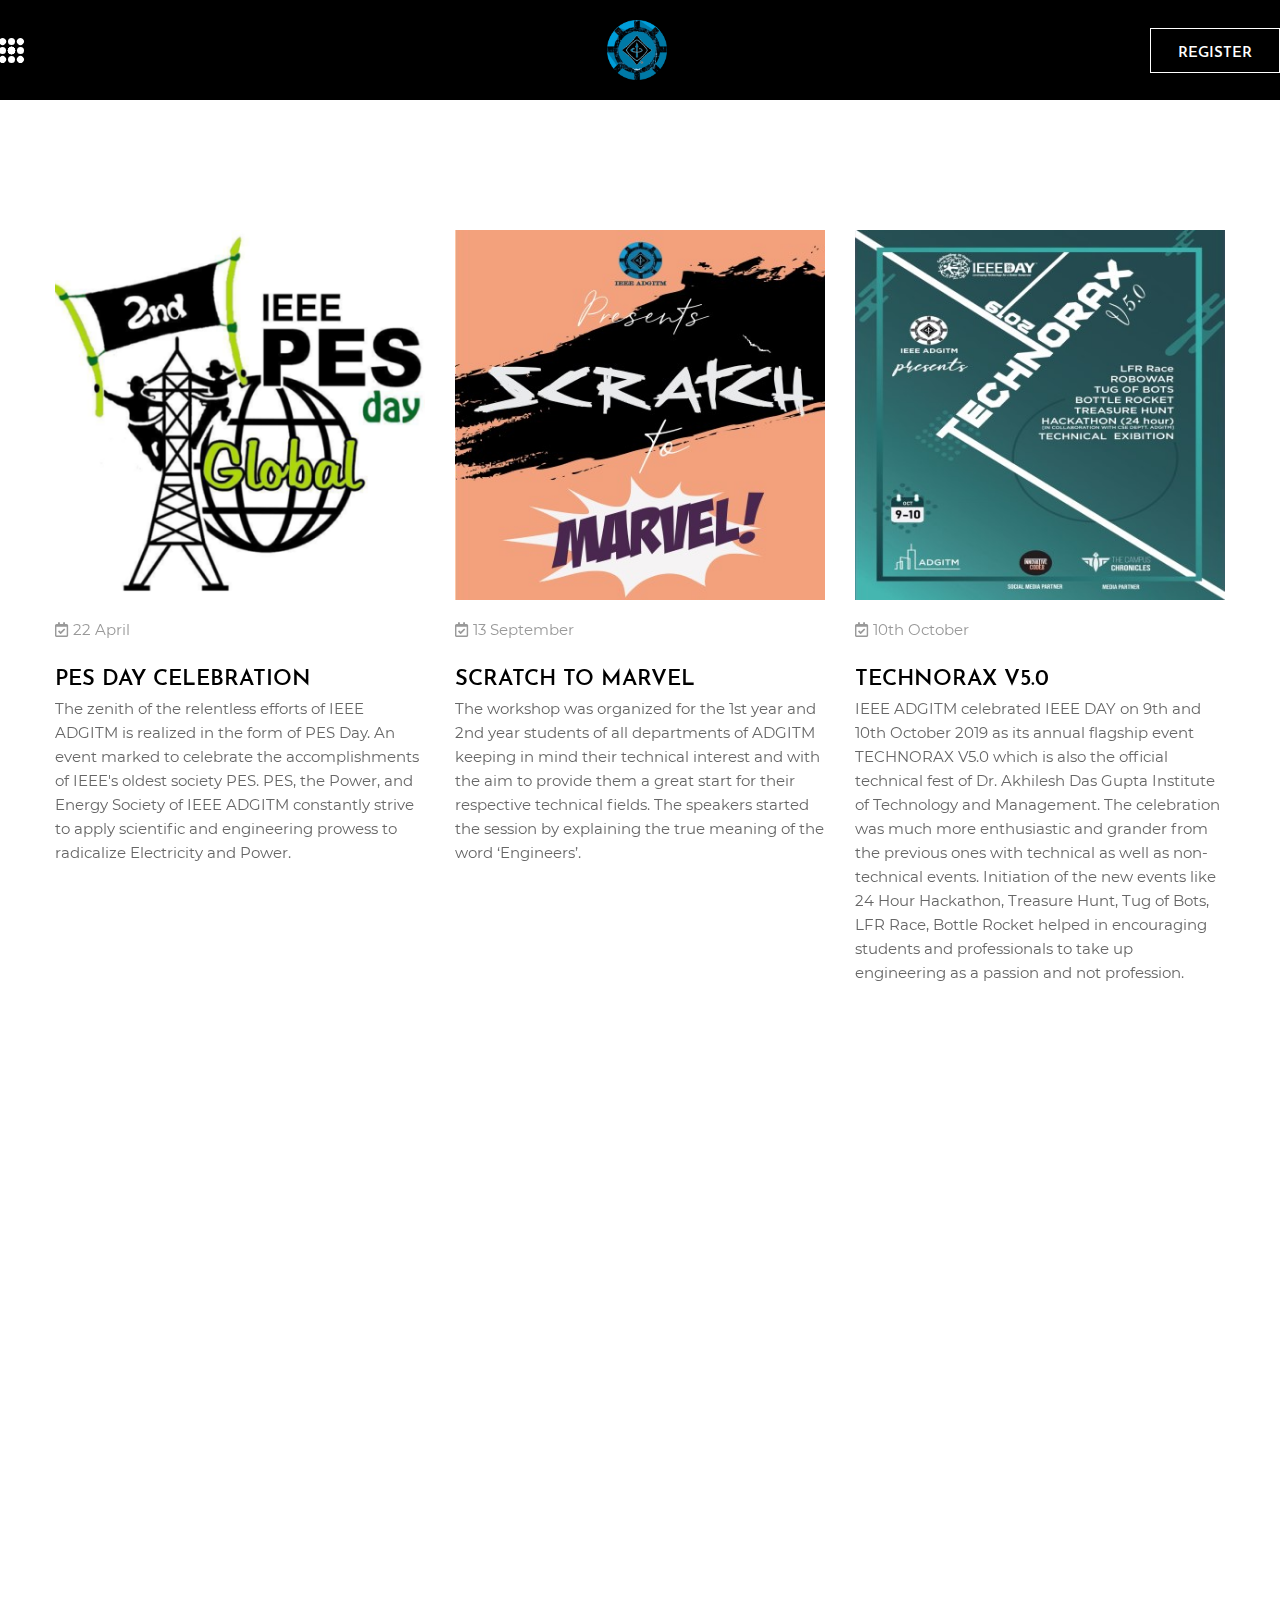
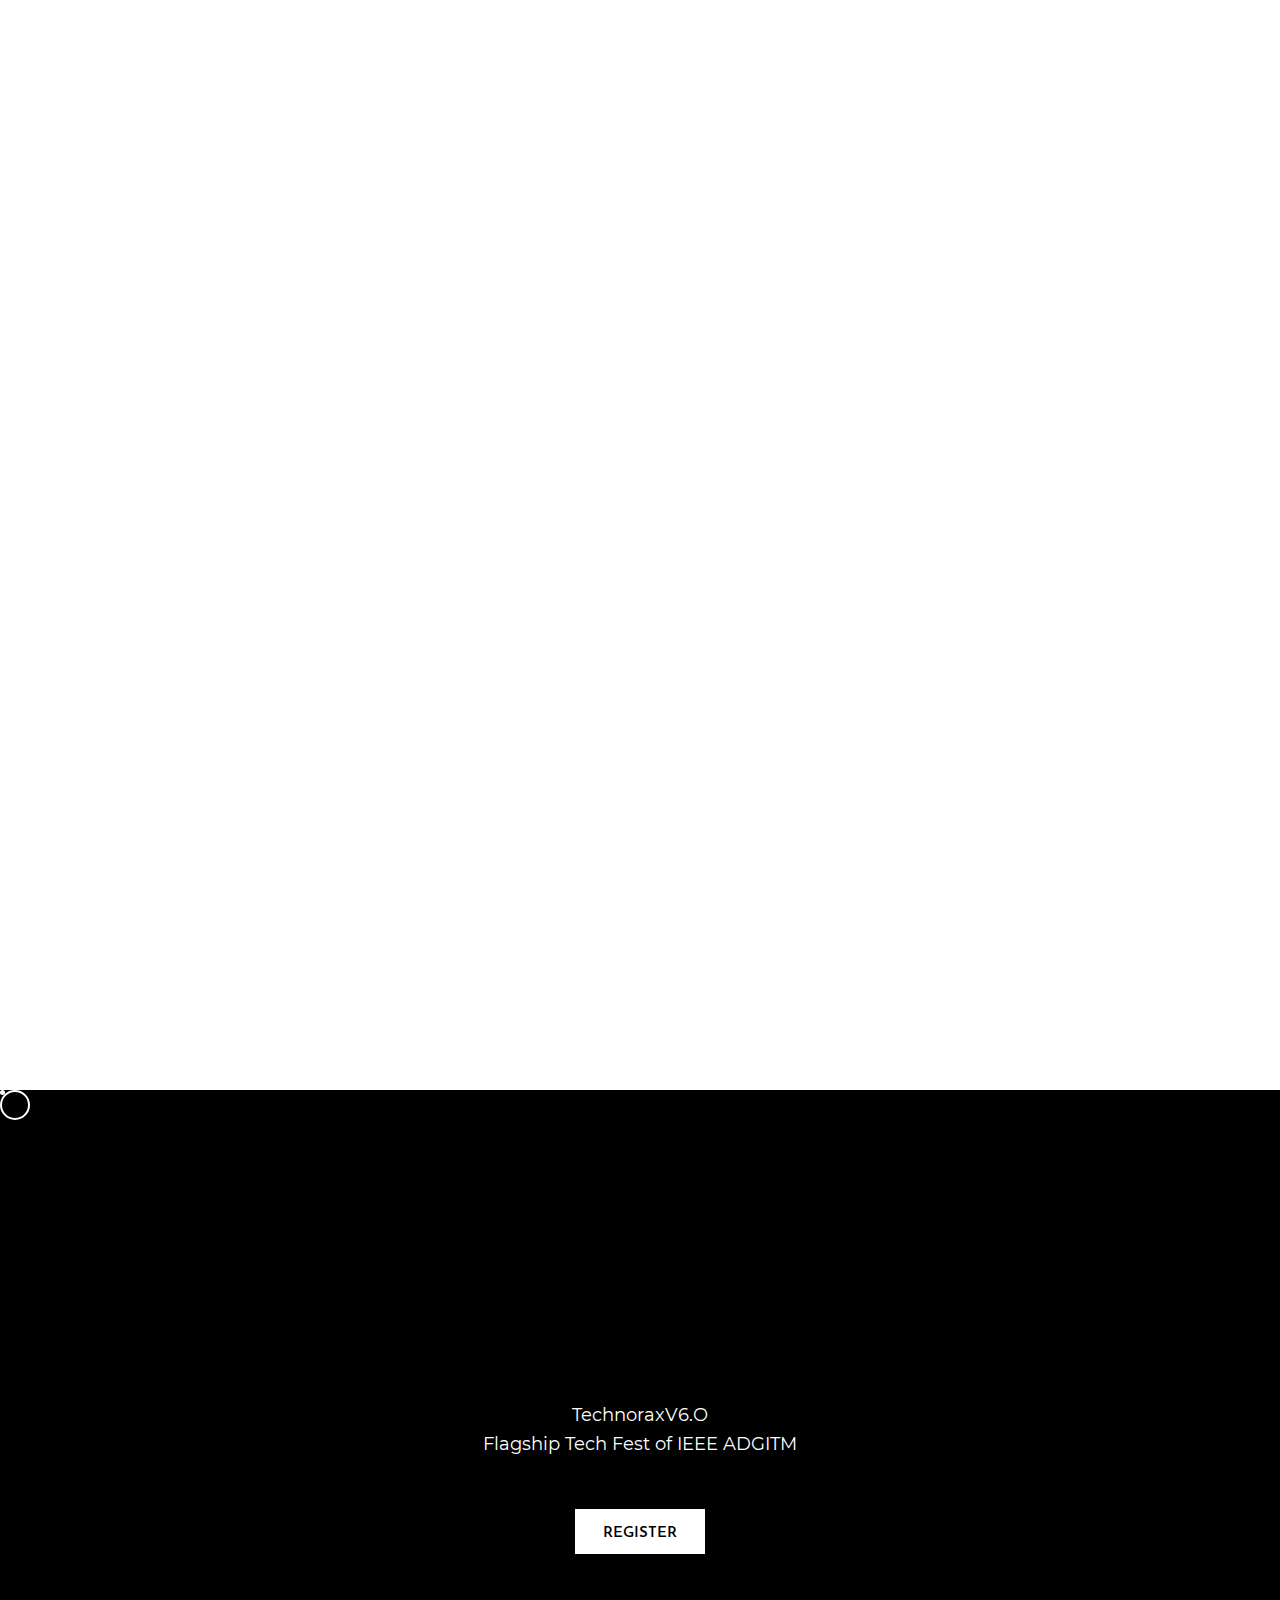
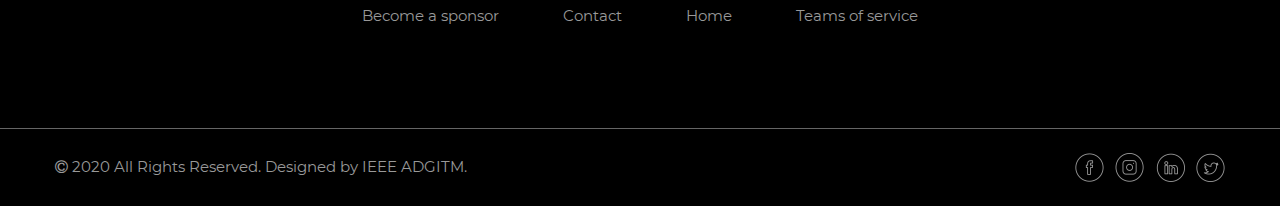
<file: Technorax/boostifythemes.com/demo/html/ven/aboutus.html>
<!DOCTYPE html>
<html lang="en">


<!-- Mirrored from boostifythemes.com/demo/html/ven/aboutus.html by HTTrack Website Copier/3.x [XR&CO'2014], Fri, 21 Aug 2020 10:59:08 GMT -->
<head>
  <meta charset="UTF-8">
  <meta name="viewport" content="width=device-width, initial-scale=1.0">
  <meta http-equiv="X-UA-Compatible" content="ie=edge">
  <title>TechnoraxV6.O</title>

  <link rel="shortcut icon" href="#">
  <link rel="stylesheet" href="assets/styles/css/slick.css">
  <link rel="stylesheet" href="assets/styles/css/slick-theme.css">
  <link rel="stylesheet" href="assets/styles/css/animate.css">
  <link rel="stylesheet" href="assets/styles/style.css">
</head>
<body>
<header >
    <div class="extra-container">
        <div class="header-2 ">
            <div class="header__menu-icon">
                <div class="header__menu-icon__dot ">
                    <span ></span>
                    <span ></span>
                </div>
                <div class="header__menu-icon__dot header__menu-icon__dot--vertical">
                    <span ></span>
                    <span ></span>
                </div>
                <div class="header__menu-icon__dot header__menu-icon__dot--skew">
                    <span ></span>
                    <span ></span>
                </div>
                <div class="header__menu-icon__dot header__menu-icon__dot--skew-reverse">
                    <span ></span>
                    <span ></span>
                </div>
            </div>
            <div class="position-fixed"></div>
            <div class="header__logo">
                <a href="index.html"><img src="assets\images\IEEE-logo.png" height="60" width="60" alt="logo"></a>
            </div>

            <a href="contact.html" class="header__buy-ticket ">
                <span>REGISTER</span>
            </a>
        </div>
    </div>
</header>
<section class="header-posistion"></section>
<section>

<div class="menu-nav">
    <div class="container-technorax">
        <div class="menu-nav-close"></div>
        <nav>
          <ul>
              <li>
                  <a class="menu-link link--kukuri" href="index.html" data-letters="Home">Home</a>

              </li>
              <li>
                  <a class="menu-link link--kukuri" href="#" data-letters="Our Event">Our Event</a><i class="fa fa-angle-down"></i>
                  <ul class="sub-menu">
                      <li><a class="menu-link link--kukuri" data-letters="Event" href="ourEvent.html">Event</a></li>

                  </ul>
              </li>
              <li>
                  <a class="menu-link link--kukuri" data-letters="Speaker" href="#speaker">Speaker</a>

              </li>
              <li>
                  <a class="menu-link link--kukuri" href="aboutus.html" data-letters="About Us">About Us</a>

              </li>

              <li><a class="menu-link link--kukuri" href="#scheduletechnorax" data-letters="Schedule">Schedule</a></li>
              <li>
                  <a class="menu-link link--kukuri" href="#" data-letters="Contact">Contact</a>
                  <i class="fa fa-angle-down"></i>
                  <ul class="sub-menu">
                      <li><a class="menu-link link--kukuri" href="contact.html" data-letters="Contact">Contact</a></li>
                      <li><a class="menu-link link--kukuri" data-letters="404" href="404.html">404</a></li>
                  </ul>
              </li>
          </ul>
        </nav>
    </div>
</div>
</section>
<div class="loading">
    <div class="sp sp-3balls"></div>
</div>






<section class="blog-area">
    <div class="container">
        <div class="blog">
            <!-- About Us-1 -->
            <div data-wow-delay="0.2s" class="blog__item wow fadeInUp">
                <a href="blog-single.html">
                    <div class="blog__item__thumb">
                        <img src="assets\images\uploads\aboutUs\aboutUs1.png" alt="thumb1">
                    </div>
                    <div class="blog__item__info">
                        <span><i class="far fa-calendar-check"></i>22 April</span>

                        <h5>PES DAY CELEBRATION</h5>
                        <p>The zenith of the relentless efforts of IEEE ADGITM is realized in the form of PES Day. An event marked to celebrate the accomplishments of IEEE's oldest society PES. PES, the Power, and Energy Society of IEEE ADGITM constantly strive to apply scientific and engineering prowess to radicalize Electricity and Power.</p>
                    </div>
                </a>
            </div>
            <!-- About Us-2 -->
            <div data-wow-delay="0.2s" class="blog__item wow fadeInUp">
                <a href="blog-single.html">
                    <div class="blog__item__thumb">
                        <img src="assets\images\uploads\aboutUs\aboutUs2.jpg" alt="thumb1">
                    </div>
                    <div class="blog__item__info">
                        <span><i class="far fa-calendar-check"></i>13 September</span>

                        <h5>SCRATCH TO MARVEL</h5>
                        <p>The workshop was organized for the 1st year and 2nd year students of all departments of ADGITM keeping in mind their technical interest and with the aim to provide them a great start for their respective technical fields. The speakers started the session by explaining the true meaning of the word ‘Engineers’.</p>
                    </div>
                </a>
            </div>
            <!-- About Us-3 -->
            <div data-wow-delay="0.2s" class="blog__item wow fadeInUp">
                <a href="blog-single.html">
                    <div class="blog__item__thumb">
                        <img src="assets\images\uploads\aboutUs\aboutUs3.jpeg" alt="thumb1">
                    </div>
                    <div class="blog__item__info">
                        <span><i class="far fa-calendar-check"></i>10th October</span>

                        <h5>TECHNORAX V5.0</h5>
                        <p>IEEE ADGITM celebrated IEEE DAY on 9th and 10th October 2019 as its annual flagship event TECHNORAX V5.0 which is also the official technical fest of Dr. Akhilesh Das Gupta Institute of Technology and Management. The celebration was much more enthusiastic and grander from the previous ones with technical as well as non-technical events. Initiation of the new events like 24 Hour Hackathon, Treasure Hunt, Tug of Bots, LFR Race, Bottle Rocket helped in encouraging students and professionals to take up engineering as a passion and not profession. </p>
                    </div>
                </a>
            </div>
            <!-- About Us-4 -->
            <div data-wow-delay="0.2s" class="blog__item wow fadeInUp">
                <a href="blog-single.html">
                    <div class="blog__item__thumb">
                        <img src="assets\images\uploads\aboutUs\aboutUs4.jpg" alt="thumb1">
                    </div>
                    <div class="blog__item__info">
                        <span><i class="far fa-calendar-check"></i>18th March </span>

                        <h5>ML Workshop Think & Research- IEEE PES ADGITM</h5>
                        <p>IEEE ADGITM organized a workshop called ‘Think and Research’ on 18th March SPAC 2019 at ADGITM’s auditorium. It was attended by students from different colleges, branches and years. The session was lead by Mr. Apoorv Arora and Mr. Aakash Bansal with a very informal casual discussion on “What exactly does research mean?” They explained the students how to think on a project and how to use resources judiciously. Further, they explained the students how they started their approach in this field. In their full interaction they mainly focused on the topic “idea inception” they told students some parameters, some principles on which their project must be work upon, some of them are Pareto Principle – 80/20 Rule - Result Oriented Mindset.</p>
                    </div>
                </a>
            </div>
            <!-- About Us-5 -->
            <div data-wow-delay="0.2s" class="blog__item wow fadeInUp">
                <a href="blog-single.html">
                    <div class="blog__item__thumb">
                        <img src="assets\images\uploads\aboutUs\aboutUs5.jpg" alt="thumb1">
                    </div>
                    <div class="blog__item__info">
                        <span><i class="far fa-calendar-check"></i>29th March</span>

                        <h5>SPAC</h5>
                        <p>The first day of the Innoviz 2019 (29.March.2019) shall go down in the memory of ADGITM as a day full of excitement and growth. IEEE organised SPAC - Student Professional Awareness Conference. An event focusing on sharpening the professional edge in every novice. The session was conducted by Sahil Verma - Actor and Director at timeliners and TVF. A well recognized face for the crowd. The topic was ,”Art of Communication”. Around thousand plus candidates experienced this enriching event. Students from various branches such as MBA , BBA , and B Tech were a part of the event.</p>
                    </div>
                </a>
            </div>

            <!-- About Us-6 -->
            <div data-wow-delay="0.2s" class="blog__item wow fadeInUp">
                <a href="blog-single.html">
                    <div class="blog__item__thumb">
                        <img src="assets\images\uploads\aboutUs\aboutUs6.jpg" alt="thumb1">
                    </div>
                    <div class="blog__item__info">
                        <span><i class="far fa-calendar-check"></i>11th February</span>

                        <h5>STAR Programme</h5>
                        <p>IEEE ADGITM celebrated IEEE DAY on 9th and 10th October 2019 as its annual flagship event TECHNORAX V5.0 which is also the official technical fest of Dr. Akhilesh Das Gupta Institute of Technology and Management. The celebration was much more enthusiastic and grander from the previous ones with technical as well as non-technical events. Initiation of the new events like 24 Hour Hackathon, Treasure Hunt, Tug of Bots, LFR Race, Bottle Rocket helped in encouraging students and professionals to take up engineering as a passion and not profession. </p>
                    </div>
                </a>
            </div>
            <!-- About Us-7 -->
            <div data-wow-delay="0.2s" class="blog__item wow fadeInUp">
                <a href="blog-single.html">
                    <div class="blog__item__thumb">
                        <img src="assets\images\uploads\aboutUs\aboutUs7.jpg" alt="thumb1">
                    </div>
                    <div class="blog__item__info">
                        <span><i class="far fa-calendar-check"></i>14th March</span>

                        <h5>Self Defence Workshop</h5>
                        <p>The workshop was organized on account of Women’s day to teach women the self-defence techniques to feel more confident, secure and gain a sense of self-sufficiency. The workshop was taken by Suraj Sharma, Founder of Tackle Self Defense Foundation and his team. Along with the students, faculty from different departments also took part in the workshop. The session commenced with some basic important tips and tricks to tackle common situations. Props (e.g. a plastic knife) used in the session created real life-like situations. The presence of a female trainer also marked a hint of reliance and comfort for the girls who showed up for the workshop.</p>
                    </div>
                </a>
            </div>


        </div>
        <div data-wow-delay="0.2s" class="blog__load-more wow fadeInUp">
            <div class="blog__load-more__btn">
                <svg viewBox="4 0 118 98.6" class="hand-draw"><path class="hand-med-hover" d="M33.2,31.2C53.8,14.1,78.4,9.5,96.9,19.4c12.2,6.5,26.7,21.9,23.9,37.8c-3.9,22.2-39.1,37.1-65.6,34.5c-8.8-0.9-17.6-3.8-25.3-8.2C16.7,76,4.5,63.1,4.4,47.2C4.3,32.4,15,19.3,27.2,12.1c3.6-2.1,7.5-3.9,11.5-5.3c15.2-5.5,27.7-2.5,32.7-1.3c3.6,0.9,18,4.9,29.9,19c5.4,6.3,11.2,13.1,12.5,24.5c0.3,2.6,2,20.2-10.5,34.1C93.9,93.4,82,94,70,94.7c-9.9,0.6-25.8,1.5-39.3-10.1c-2.3-2-20.5-18.1-16-38.8c2.4-10.8,10-18.2,12.4-20.5c6.8-6.6,13.6-8.9,19.7-11C52,12.7,63,9.1,76.3,11.8c5,1,14.8,3.1,23.4,11.9c2.4,2.5,9.2,9.7,11.6,22c0.8,4.2,2.2,11.4-0.4,19.1c-4.9,14.2-20.9,19.7-28.3,22.4c-6,2.1-18,6.4-31.1,1.9c-16.1-5.4-33.7-23.9-28.8-44.2C25.5,33.2,35,24,44.6,19.9c14.3-6.2,26.1,0,28,1"/></svg>
                <a class="moving-btn" href="#">Load more</a>
            </div>
        </div>
    </div>
</section>


<footer>
    <div class="cursor"></div>
    <div class="cursor-follower"></div>

    <div class="container">
        <div class="footer ">
            <a class="footer__logo" href="index.html"><img class="footer-move-up" src="assets\images\logo-01.png" alt="logo"></a>
            <div class="footer__site-text">
                <p class="footer-move-up">TechnoraxV6.O</p>
                <p class="footer-move-up">Flagship Tech Fest of IEEE ADGITM</p>
            </div>
            <div class="footer__get-ticket footer-move-up">
                <a href="contact.html">REGISTER</a>
            </div>
            <div class="footer__menu footer-move-up">
                <ul>
                    <li><a href="#">Become a sponsor</a></li>
                    <li><a href="contact.html">Contact</a></li>
                    <li><a href="index.html">Home</a></li>
                    <li><a href="#">Teams of service</a></li>
                </ul>
            </div>
        </div>
    </div>
    <div class="copy-right">
        <div class="container">
            <div class="copy-right__area">
                <p class="copy-right__left">
                    <i class="fa fa-copyright"></i> 2020 All Rights Reserved. Designed by IEEE ADGITM.
                </p>
                <div class="copy-right__right">
                    <a href="https://www.facebook.com/ieeeniec/"><img src="assets/images/footer-face.png" alt="face"></a>
                    <a href="https://www.facebook.com/ieeeniec/"><img src="assets/images/footer-ins.png" alt="ins"></a>
                    <a href="https://www.linkedin.com/company/ieee-niec-student-branch/about/"><img src="assets/images/footer-in.png" alt="in"></a>
                    <a href="https://twitter.com/IeeeNiec"><img src="assets/images/footer-twit.png" alt="twit"></a>
                </div>
            </div>
        </div>
    </div>
</footer>

<script src="assets/scripts/jquery-3.4.1.js"> </script>

<script src="assets/scripts/slick.min.js"></script>
<script src="assets/scripts/isotope.pkgd.min.js"></script>
<script src="assets/scripts/packery-mode.pkgd.min.js" ></script>
<script src="assets/scripts/cells-by-row.js" ></script>
<script src="assets/scripts/flickity.pkgd.min.js"></script>
<script src="assets/scripts/anime.min.js"></script>
<script src="assets/scripts/ScrollMagic.min.js" ></script>
<script src="assets/scripts/TimelineMax.min.js"></script>
<script src="assets/scripts/TweenMax.min.js" ></script>
<script src="assets/scripts/animation.gsap.min.js"></script>
<script src="assets/scripts/charming.min.js"></script>
<script src="assets/scripts/wow.js"></script>
<script src="assets/scripts/lightbox.js"></script>

<script src="assets/scripts/app.js"></script>

</body>


<!-- Mirrored from boostifythemes.com/demo/html/ven/aboutus.html by HTTrack Website Copier/3.x [XR&CO'2014], Fri, 21 Aug 2020 10:59:12 GMT -->
</html>
</file>
<file: assets/styles/style.css>
@charset "UTF-8";
/*--------------------------------------------------------------
BASE WEB
--------------------------------------------------------------*/
/*--------------------------------------------------------------
>>> TABLE OF CONTENTS:
----------------------------------------------------------------
1.0 Normalize
2.0.Fonts
3.0 Variables
4.0 Mixins
5.0 Boostrap Grid
6.0 Accessibility
7.0 Alignments
8.0 Typography
9.0 Forms
10.0. Tables
11.0 Formatting
12.0 Lists
13.0 Links
14.0 Navigation
15.0 Comments
16.0 Widgets
17.0 Modules

--------------------------------------------------------------*/
/*--------------------------------------------------------------
1.0 Normalize
Styles based on Normalize v8.0.0 @link https://github.com/necolas/normalize.css
--------------------------------------------------------------*/
/*! normalize.css v8.0.0 | MIT License | github.com/necolas/normalize.css */
/* Document
   ========================================================================== */
/**
 * 1. Correct the line height in all browsers.
 * 2. Prevent adjustments of font size after orientation changes in iOS.
 */
html {
  line-height: 1.15;
  /* 1 */
  -webkit-text-size-adjust: 100%;
  /* 2 */
}

/* Sections
   ========================================================================== */
/**
 * Remove the margin in all browsers.
 */
body {
  margin: 0;

}

/**
 * Correct the font size and margin on `h1` elements within `section` and
 * `article` contexts in Chrome, Firefox, and Safari.
 */
h1 {
  font-size: 2em;
  margin: 0.67em 0;
}

/* Grouping content
   ========================================================================== */
/**
 * 1. Add the correct box sizing in Firefox.
 * 2. Show the overflow in Edge and IE.
 */
hr {
  box-sizing: content-box;
  /* 1 */
  height: 0;
  /* 1 */
  overflow: visible;
  /* 2 */
}

/**
 * 1. Correct the inheritance and scaling of font size in all browsers.
 * 2. Correct the odd `em` font sizing in all browsers.
 */
pre {
  font-family: monospace, monospace;
  /* 1 */
  font-size: 1em;
  /* 2 */
}

/* Text-level semantics
   ========================================================================== */
/**
 * Remove the gray background on active links in IE 10.
 */
a {
  background-color: transparent;
}

/**
 * 1. Remove the bottom border in Chrome 57-
 * 2. Add the correct text decoration in Chrome, Edge, IE, Opera, and Safari.
 */
abbr[title] {
  border-bottom: none;
  /* 1 */
  text-decoration: underline;
  /* 2 */
  -webkit-text-decoration: underline dotted;
          text-decoration: underline dotted;
  /* 2 */
}

/**
 * Add the correct font weight in Chrome, Edge, and Safari.
 */
b,
strong {
  font-weight: bolder;
}

/**
 * 1. Correct the inheritance and scaling of font size in all browsers.
 * 2. Correct the odd `em` font sizing in all browsers.
 */
code,
kbd,
samp {
  font-family: monospace, monospace;
  /* 1 */
  font-size: 1em;
  /* 2 */
}

/**
 * Add the correct font size in all browsers.
 */
small {
  font-size: 80%;
}

/**
 * Prevent `sub` and `sup` elements from affecting the line height in
 * all browsers.
 */
sub,
sup {
  font-size: 75%;
  line-height: 0;
  position: relative;
  vertical-align: baseline;
}

sub {
  bottom: -0.25em;
}

sup {
  top: -0.5em;
}

/* Embedded content
   ========================================================================== */
/**
 * Remove the border on images inside links in IE 10.
 */
img {
  border-style: none;
}

/* Forms
   ========================================================================== */
/**
 * 1. Change the font styles in all browsers.
 * 2. Remove the margin in Firefox and Safari.
 */
button,
input,
optgroup,
select,
textarea {
  font-family: inherit;
  /* 1 */
  font-size: 100%;
  /* 1 */
  line-height: 1.15;
  /* 1 */
  margin: 0;
  /* 2 */
}

/**
 * Show the overflow in IE.
 * 1. Show the overflow in Edge.
 */
button,
input {
  /* 1 */
  overflow: visible;
}

/**
 * Remove the inheritance of text transform in Edge, Firefox, and IE.
 * 1. Remove the inheritance of text transform in Firefox.
 */
button,
select {
  /* 1 */
  text-transform: none;
}

/**
 * Correct the inability to style clickable types in iOS and Safari.
 */
button,
[type="button"],
[type="reset"],
[type="submit"] {
  -webkit-appearance: button;
}

/**
 * Remove the inner border and padding in Firefox.
 */
button::-moz-focus-inner,
[type="button"]::-moz-focus-inner,
[type="reset"]::-moz-focus-inner,
[type="submit"]::-moz-focus-inner {
  border-style: none;
  padding: 0;
}

/**
 * Restore the focus styles unset by the previous rule.
 */
button:-moz-focusring,
[type="button"]:-moz-focusring,
[type="reset"]:-moz-focusring,
[type="submit"]:-moz-focusring {
  outline: 1px dotted ButtonText;
}

/**
 * Correct the padding in Firefox.
 */
fieldset {
  padding: 0.35em 0.75em 0.625em;
}

/**
 * 1. Correct the text wrapping in Edge and IE.
 * 2. Correct the color inheritance from `fieldset` elements in IE.
 * 3. Remove the padding so developers are not caught out when they zero out
 *    `fieldset` elements in all browsers.
 */
legend {
  box-sizing: border-box;
  /* 1 */
  color: inherit;
  /* 2 */
  display: table;
  /* 1 */
  max-width: 100%;
  /* 1 */
  padding: 0;
  /* 3 */
  white-space: normal;
  /* 1 */
}

/**
 * Add the correct vertical alignment in Chrome, Firefox, and Opera.
 */
progress {
  vertical-align: baseline;
}

/**
 * Remove the default vertical scrollbar in IE 10+.
 */
textarea {
  overflow: auto;
}

/**
 * 1. Add the correct box sizing in IE 10.
 * 2. Remove the padding in IE 10.
 */
[type="checkbox"],
[type="radio"] {
  box-sizing: border-box;
  /* 1 */
  padding: 0;
  /* 2 */
}

/**
 * Correct the cursor style of increment and decrement buttons in Chrome.
 */
[type="number"]::-webkit-inner-spin-button,
[type="number"]::-webkit-outer-spin-button {
  height: auto;
}

/**
 * 1. Correct the odd appearance in Chrome and Safari.
 * 2. Correct the outline style in Safari.
 */
[type="search"] {
  -webkit-appearance: textfield;
  /* 1 */
  outline-offset: -2px;
  /* 2 */
}

/**
 * Remove the inner padding in Chrome and Safari on macOS.
 */
[type="search"]::-webkit-search-decoration {
  -webkit-appearance: none;
}

/**
 * 1. Correct the inability to style clickable types in iOS and Safari.
 * 2. Change font properties to `inherit` in Safari.
 */
::-webkit-file-upload-button {
  -webkit-appearance: button;
  /* 1 */
  font: inherit;
  /* 2 */
}

/* Interactive
   ========================================================================== */
/*
 * Add the correct display in Edge, IE 10+, and Firefox.
 */
details {
  display: block;
}

/*
 * Add the correct display in all browsers.
 */
summary {
  display: list-item;
}

/* Misc
   ========================================================================== */
/**
 * Add the correct display in IE 10+.
 */
template {
  display: none;
}

/**
 * Add the correct display in IE 10.
 */
[hidden] {
  display: none;
}

/*--------------------------------------------------------------
2.0 Fonts
--------------------------------------------------------------*/
/*!
 * Font Awesome Free 5.10.1 by @fontawesome - https://fontawesome.com
 * License - https://fontawesome.com/license/free (Icons: CC BY 4.0, Fonts: SIL OFL 1.1, Code: MIT License)
 */
.fa,
.fas,
.far,
.fal,
.fad,
.fab {
  -moz-osx-font-smoothing: grayscale;
  -webkit-font-smoothing: antialiased;
  display: inline-block;
  font-style: normal;
  font-variant: normal;
  text-rendering: auto;
  line-height: 1;
}

.fa-lg {
  font-size: 1.33333em;
  line-height: 0.75em;
  vertical-align: -.0667em;
}

.fa-xs {
  font-size: .75em;
}

.fa-sm {
  font-size: .875em;
}

.fa-1x {
  font-size: 1em;
}

.fa-2x {
  font-size: 2em;
}

.fa-3x {
  font-size: 3em;
}

.fa-4x {
  font-size: 4em;
}

.fa-5x {
  font-size: 5em;
}

.fa-6x {
  font-size: 6em;
}
#demo {
  text-align: center;
  font-size: 28px;
  margin-top: 0px;
  color: #fed501;
  font-weight: bold;
}
.pagebanner__count-down-area p{
  /* margin-left: 25px; */
  margin-left: 40px;
}

.fa-7x {
  font-size: 7em;
}

.fa-8x {
  font-size: 8em;
}

.fa-9x {
  font-size: 9em;
}

.fa-10x {
  font-size: 10em;
}

.fa-fw {
  text-align: center;
  width: 1.25em;
}

.fa-ul {
  list-style-type: none;
  margin-left: 2.5em;
  padding-left: 0;
}

.fa-ul > li {
  position: relative;
}

.fa-li {
  left: -2em;
  position: absolute;
  text-align: center;
  width: 2em;
  line-height: inherit;
}

.fa-border {
  border: solid 0.08em #eee;
  border-radius: .1em;
  padding: .2em .25em .15em;
}

.fa-pull-left {
  float: left;
}

.fa-pull-right {
  float: right;
}

.fa.fa-pull-left,
.fas.fa-pull-left,
.far.fa-pull-left,
.fal.fa-pull-left,
.fab.fa-pull-left {
  margin-right: .3em;
}

.fa.fa-pull-right,
.fas.fa-pull-right,
.far.fa-pull-right,
.fal.fa-pull-right,
.fab.fa-pull-right {
  margin-left: .3em;
}

.fa-spin {
  -webkit-animation: fa-spin 2s infinite linear;
          animation: fa-spin 2s infinite linear;
}

.fa-pulse {
  -webkit-animation: fa-spin 1s infinite steps(8);
          animation: fa-spin 1s infinite steps(8);
}

@keyframes fa-spin {
  0% {
    transform: rotate(0deg);
  }
  100% {
    transform: rotate(360deg);
  }
}

.fa-rotate-90 {
  -ms-filter: "progid:DXImageTransform.Microsoft.BasicImage(rotation=1)";
  transform: rotate(90deg);
}

.fa-rotate-180 {
  -ms-filter: "progid:DXImageTransform.Microsoft.BasicImage(rotation=2)";
  transform: rotate(180deg);
}

.fa-rotate-270 {
  -ms-filter: "progid:DXImageTransform.Microsoft.BasicImage(rotation=3)";
  transform: rotate(270deg);
}

.fa-flip-horizontal {
  -ms-filter: "progid:DXImageTransform.Microsoft.BasicImage(rotation=0, mirror=1)";
  transform: scale(-1, 1);
}

.fa-flip-vertical {
  -ms-filter: "progid:DXImageTransform.Microsoft.BasicImage(rotation=2, mirror=1)";
  transform: scale(1, -1);
}

.fa-flip-both, .fa-flip-horizontal.fa-flip-vertical {
  -ms-filter: "progid:DXImageTransform.Microsoft.BasicImage(rotation=2, mirror=1)";
  transform: scale(-1, -1);
}

:root .fa-rotate-90,
:root .fa-rotate-180,
:root .fa-rotate-270,
:root .fa-flip-horizontal,
:root .fa-flip-vertical,
:root .fa-flip-both {
  -webkit-filter: none;
          filter: none;
}

.fa-stack {
  display: inline-block;
  height: 2em;
  line-height: 2em;
  position: relative;
  vertical-align: middle;
  width: 2.5em;
}

.fa-stack-1x,
.fa-stack-2x {
  left: 0;
  position: absolute;
  text-align: center;
  width: 100%;
}

.fa-stack-1x {
  line-height: inherit;
}

.fa-stack-2x {
  font-size: 2em;
}

.fa-inverse {
  color: #fff;
}

/* Font Awesome uses the Unicode Private Use Area (PUA) to ensure screen
readers do not read off random characters that represent icons */
.fa-500px:before {
  content: "\f26e";
}

.fa-accessible-icon:before {
  content: "\f368";
}

.fa-accusoft:before {
  content: "\f369";
}

.fa-acquisitions-incorporated:before {
  content: "\f6af";
}

.fa-ad:before {
  content: "\f641";
}

.fa-address-book:before {
  content: "\f2b9";
}

.fa-address-card:before {
  content: "\f2bb";
}

.fa-adjust:before {
  content: "\f042";
}

.fa-adn:before {
  content: "\f170";
}

.fa-adobe:before {
  content: "\f778";
}

.fa-adversal:before {
  content: "\f36a";
}

.fa-affiliatetheme:before {
  content: "\f36b";
}

.fa-air-freshener:before {
  content: "\f5d0";
}

.fa-airbnb:before {
  content: "\f834";
}

.fa-algolia:before {
  content: "\f36c";
}

.fa-align-center:before {
  content: "\f037";
}

.fa-align-justify:before {
  content: "\f039";
}

.fa-align-left:before {
  content: "\f036";
}

.fa-align-right:before {
  content: "\f038";
}

.fa-alipay:before {
  content: "\f642";
}

.fa-allergies:before {
  content: "\f461";
}

.fa-amazon:before {
  content: "\f270";
}

.fa-amazon-pay:before {
  content: "\f42c";
}

.fa-ambulance:before {
  content: "\f0f9";
}

.fa-american-sign-language-interpreting:before {
  content: "\f2a3";
}

.fa-amilia:before {
  content: "\f36d";
}

.fa-anchor:before {
  content: "\f13d";
}

.fa-android:before {
  content: "\f17b";
}

.fa-angellist:before {
  content: "\f209";
}

.fa-angle-double-down:before {
  content: "\f103";
}

.fa-angle-double-left:before {
  content: "\f100";
}

.fa-angle-double-right:before {
  content: "\f101";
}

.fa-angle-double-up:before {
  content: "\f102";
}

.fa-angle-down:before {
  content: "\f107";
}

.fa-angle-left:before {
  content: "\f104";
}

.fa-angle-right:before {
  content: "\f105";
}

.fa-angle-up:before {
  content: "\f106";
}

.fa-angry:before {
  content: "\f556";
}

.fa-angrycreative:before {
  content: "\f36e";
}

.fa-angular:before {
  content: "\f420";
}

.fa-ankh:before {
  content: "\f644";
}

.fa-app-store:before {
  content: "\f36f";
}

.fa-app-store-ios:before {
  content: "\f370";
}

.fa-apper:before {
  content: "\f371";
}

.fa-apple:before {
  content: "\f179";
}

.fa-apple-alt:before {
  content: "\f5d1";
}

.fa-apple-pay:before {
  content: "\f415";
}

.fa-archive:before {
  content: "\f187";
}

.fa-archway:before {
  content: "\f557";
}

.fa-arrow-alt-circle-down:before {
  content: "\f358";
}

.fa-arrow-alt-circle-left:before {
  content: "\f359";
}

.fa-arrow-alt-circle-right:before {
  content: "\f35a";
}

.fa-arrow-alt-circle-up:before {
  content: "\f35b";
}

.fa-arrow-circle-down:before {
  content: "\f0ab";
}

.fa-arrow-circle-left:before {
  content: "\f0a8";
}

.fa-arrow-circle-right:before {
  content: "\f0a9";
}

.fa-arrow-circle-up:before {
  content: "\f0aa";
}

.fa-arrow-down:before {
  content: "\f063";
}

.fa-arrow-left:before {
  content: "\f060";
}

.fa-arrow-right:before {
  content: "\f061";
}

.fa-arrow-up:before {
  content: "\f062";
}

.fa-arrows-alt:before {
  content: "\f0b2";
}

.fa-arrows-alt-h:before {
  content: "\f337";
}

.fa-arrows-alt-v:before {
  content: "\f338";
}

.fa-artstation:before {
  content: "\f77a";
}

.fa-assistive-listening-systems:before {
  content: "\f2a2";
}

.fa-asterisk:before {
  content: "\f069";
}

.fa-asymmetrik:before {
  content: "\f372";
}

.fa-at:before {
  content: "\f1fa";
}

.fa-atlas:before {
  content: "\f558";
}

.fa-atlassian:before {
  content: "\f77b";
}

.fa-atom:before {
  content: "\f5d2";
}

.fa-audible:before {
  content: "\f373";
}

.fa-audio-description:before {
  content: "\f29e";
}

.fa-autoprefixer:before {
  content: "\f41c";
}

.fa-avianex:before {
  content: "\f374";
}

.fa-aviato:before {
  content: "\f421";
}

.fa-award:before {
  content: "\f559";
}

.fa-aws:before {
  content: "\f375";
}

.fa-baby:before {
  content: "\f77c";
}

.fa-baby-carriage:before {
  content: "\f77d";
}

.fa-backspace:before {
  content: "\f55a";
}

.fa-backward:before {
  content: "\f04a";
}

.fa-bacon:before {
  content: "\f7e5";
}

.fa-balance-scale:before {
  content: "\f24e";
}

.fa-balance-scale-left:before {
  content: "\f515";
}

.fa-balance-scale-right:before {
  content: "\f516";
}

.fa-ban:before {
  content: "\f05e";
}

.fa-band-aid:before {
  content: "\f462";
}

.fa-bandcamp:before {
  content: "\f2d5";
}

.fa-barcode:before {
  content: "\f02a";
}

.fa-bars:before {
  content: "\f0c9";
}

.fa-baseball-ball:before {
  content: "\f433";
}

.fa-basketball-ball:before {
  content: "\f434";
}

.fa-bath:before {
  content: "\f2cd";
}

.fa-battery-empty:before {
  content: "\f244";
}

.fa-battery-full:before {
  content: "\f240";
}

.fa-battery-half:before {
  content: "\f242";
}

.fa-battery-quarter:before {
  content: "\f243";
}

.fa-battery-three-quarters:before {
  content: "\f241";
}

.fa-battle-net:before {
  content: "\f835";
}

.fa-bed:before {
  content: "\f236";
}

.fa-beer:before {
  content: "\f0fc";
}

.fa-behance:before {
  content: "\f1b4";
}

.fa-behance-square:before {
  content: "\f1b5";
}

.fa-bell:before {
  content: "\f0f3";
}

.fa-bell-slash:before {
  content: "\f1f6";
}

.fa-bezier-curve:before {
  content: "\f55b";
}

.fa-bible:before {
  content: "\f647";
}

.fa-bicycle:before {
  content: "\f206";
}

.fa-biking:before {
  content: "\f84a";
}

.fa-bimobject:before {
  content: "\f378";
}

.fa-binoculars:before {
  content: "\f1e5";
}

.fa-biohazard:before {
  content: "\f780";
}

.fa-birthday-cake:before {
  content: "\f1fd";
}

.fa-bitbucket:before {
  content: "\f171";
}

.fa-bitcoin:before {
  content: "\f379";
}

.fa-bity:before {
  content: "\f37a";
}

.fa-black-tie:before {
  content: "\f27e";
}

.fa-blackberry:before {
  content: "\f37b";
}

.fa-blender:before {
  content: "\f517";
}

.fa-blender-phone:before {
  content: "\f6b6";
}

.fa-blind:before {
  content: "\f29d";
}

.fa-blog:before {
  content: "\f781";
}

.fa-blogger:before {
  content: "\f37c";
}

.fa-blogger-b:before {
  content: "\f37d";
}

.fa-bluetooth:before {
  content: "\f293";
}

.fa-bluetooth-b:before {
  content: "\f294";
}

.fa-bold:before {
  content: "\f032";
}

.fa-bolt:before {
  content: "\f0e7";
}

.fa-bomb:before {
  content: "\f1e2";
}

.fa-bone:before {
  content: "\f5d7";
}

.fa-bong:before {
  content: "\f55c";
}

.fa-book:before {
  content: "\f02d";
}

.fa-book-dead:before {
  content: "\f6b7";
}

.fa-book-medical:before {
  content: "\f7e6";
}

.fa-book-open:before {
  content: "\f518";
}

.fa-book-reader:before {
  content: "\f5da";
}

.fa-bookmark:before {
  content: "\f02e";
}

.fa-bootstrap:before {
  content: "\f836";
}

.fa-border-all:before {
  content: "\f84c";
}

.fa-border-none:before {
  content: "\f850";
}

.fa-border-style:before {
  content: "\f853";
}

.fa-bowling-ball:before {
  content: "\f436";
}

.fa-box:before {
  content: "\f466";
}

.fa-box-open:before {
  content: "\f49e";
}

.fa-boxes:before {
  content: "\f468";
}

.fa-braille:before {
  content: "\f2a1";
}

.fa-brain:before {
  content: "\f5dc";
}

.fa-bread-slice:before {
  content: "\f7ec";
}

.fa-briefcase:before {
  content: "\f0b1";
}

.fa-briefcase-medical:before {
  content: "\f469";
}

.fa-broadcast-tower:before {
  content: "\f519";
}

.fa-broom:before {
  content: "\f51a";
}

.fa-brush:before {
  content: "\f55d";
}

.fa-btc:before {
  content: "\f15a";
}

.fa-buffer:before {
  content: "\f837";
}

.fa-bug:before {
  content: "\f188";
}

.fa-building:before {
  content: "\f1ad";
}

.fa-bullhorn:before {
  content: "\f0a1";
}

.fa-bullseye:before {
  content: "\f140";
}

.fa-burn:before {
  content: "\f46a";
}

.fa-buromobelexperte:before {
  content: "\f37f";
}

.fa-bus:before {
  content: "\f207";
}

.fa-bus-alt:before {
  content: "\f55e";
}

.fa-business-time:before {
  content: "\f64a";
}

.fa-buysellads:before {
  content: "\f20d";
}

.fa-calculator:before {
  content: "\f1ec";
}

.fa-calendar:before {
  content: "\f133";
}

.fa-calendar-alt:before {
  content: "\f073";
}

.fa-calendar-check:before {
  content: "\f274";
}

.fa-calendar-day:before {
  content: "\f783";
}

.fa-calendar-minus:before {
  content: "\f272";
}

.fa-calendar-plus:before {
  content: "\f271";
}

.fa-calendar-times:before {
  content: "\f273";
}

.fa-calendar-week:before {
  content: "\f784";
}

.fa-camera:before {
  content: "\f030";
}

.fa-camera-retro:before {
  content: "\f083";
}

.fa-campground:before {
  content: "\f6bb";
}

.fa-canadian-maple-leaf:before {
  content: "\f785";
}

.fa-candy-cane:before {
  content: "\f786";
}

.fa-cannabis:before {
  content: "\f55f";
}

.fa-capsules:before {
  content: "\f46b";
}

.fa-car:before {
  content: "\f1b9";
}

.fa-car-alt:before {
  content: "\f5de";
}

.fa-car-battery:before {
  content: "\f5df";
}

.fa-car-crash:before {
  content: "\f5e1";
}

.fa-car-side:before {
  content: "\f5e4";
}

.fa-caret-down:before {
  content: "\f0d7";
}

.fa-caret-left:before {
  content: "\f0d9";
}

.fa-caret-right:before {
  content: "\f0da";
}

.fa-caret-square-down:before {
  content: "\f150";
}

.fa-caret-square-left:before {
  content: "\f191";
}

.fa-caret-square-right:before {
  content: "\f152";
}

.fa-caret-square-up:before {
  content: "\f151";
}

.fa-caret-up:before {
  content: "\f0d8";
}

.fa-carrot:before {
  content: "\f787";
}

.fa-cart-arrow-down:before {
  content: "\f218";
}

.fa-cart-plus:before {
  content: "\f217";
}

.fa-cash-register:before {
  content: "\f788";
}

.fa-cat:before {
  content: "\f6be";
}

.fa-cc-amazon-pay:before {
  content: "\f42d";
}

.fa-cc-amex:before {
  content: "\f1f3";
}

.fa-cc-apple-pay:before {
  content: "\f416";
}

.fa-cc-diners-club:before {
  content: "\f24c";
}

.fa-cc-discover:before {
  content: "\f1f2";
}

.fa-cc-jcb:before {
  content: "\f24b";
}

.fa-cc-mastercard:before {
  content: "\f1f1";
}

.fa-cc-paypal:before {
  content: "\f1f4";
}

.fa-cc-stripe:before {
  content: "\f1f5";
}

.fa-cc-visa:before {
  content: "\f1f0";
}

.fa-centercode:before {
  content: "\f380";
}

.fa-centos:before {
  content: "\f789";
}

.fa-certificate:before {
  content: "\f0a3";
}

.fa-chair:before {
  content: "\f6c0";
}

.fa-chalkboard:before {
  content: "\f51b";
}

.fa-chalkboard-teacher:before {
  content: "\f51c";
}

.fa-charging-station:before {
  content: "\f5e7";
}

.fa-chart-area:before {
  content: "\f1fe";
}

.fa-chart-bar:before {
  content: "\f080";
}

.fa-chart-line:before {
  content: "\f201";
}

.fa-chart-pie:before {
  content: "\f200";
}

.fa-check:before {
  content: "\f00c";
}

.fa-check-circle:before {
  content: "\f058";
}

.fa-check-double:before {
  content: "\f560";
}

.fa-check-square:before {
  content: "\f14a";
}

.fa-cheese:before {
  content: "\f7ef";
}

.fa-chess:before {
  content: "\f439";
}

.fa-chess-bishop:before {
  content: "\f43a";
}

.fa-chess-board:before {
  content: "\f43c";
}

.fa-chess-king:before {
  content: "\f43f";
}

.fa-chess-knight:before {
  content: "\f441";
}

.fa-chess-pawn:before {
  content: "\f443";
}

.fa-chess-queen:before {
  content: "\f445";
}

.fa-chess-rook:before {
  content: "\f447";
}

.fa-chevron-circle-down:before {
  content: "\f13a";
}

.fa-chevron-circle-left:before {
  content: "\f137";
}

.fa-chevron-circle-right:before {
  content: "\f138";
}

.fa-chevron-circle-up:before {
  content: "\f139";
}

.fa-chevron-down:before {
  content: "\f078";
}

.fa-chevron-left:before {
  content: "\f053";
}

.fa-chevron-right:before {
  content: "\f054";
}

.fa-chevron-up:before {
  content: "\f077";
}

.fa-child:before {
  content: "\f1ae";
}

.fa-chrome:before {
  content: "\f268";
}

.fa-chromecast:before {
  content: "\f838";
}

.fa-church:before {
  content: "\f51d";
}

.fa-circle:before {
  content: "\f111";
}

.fa-circle-notch:before {
  content: "\f1ce";
}

.fa-city:before {
  content: "\f64f";
}

.fa-clinic-medical:before {
  content: "\f7f2";
}

.fa-clipboard:before {
  content: "\f328";
}

.fa-clipboard-check:before {
  content: "\f46c";
}

.fa-clipboard-list:before {
  content: "\f46d";
}

.fa-clock:before {
  content: "\f017";
}

.fa-clone:before {
  content: "\f24d";
}

.fa-closed-captioning:before {
  content: "\f20a";
}

.fa-cloud:before {
  content: "\f0c2";
}

.fa-cloud-download-alt:before {
  content: "\f381";
}

.fa-cloud-meatball:before {
  content: "\f73b";
}

.fa-cloud-moon:before {
  content: "\f6c3";
}

.fa-cloud-moon-rain:before {
  content: "\f73c";
}

.fa-cloud-rain:before {
  content: "\f73d";
}

.fa-cloud-showers-heavy:before {
  content: "\f740";
}

.fa-cloud-sun:before {
  content: "\f6c4";
}

.fa-cloud-sun-rain:before {
  content: "\f743";
}

.fa-cloud-upload-alt:before {
  content: "\f382";
}

.fa-cloudscale:before {
  content: "\f383";
}

.fa-cloudsmith:before {
  content: "\f384";
}

.fa-cloudversify:before {
  content: "\f385";
}

.fa-cocktail:before {
  content: "\f561";
}

.fa-code:before {
  content: "\f121";
}

.fa-code-branch:before {
  content: "\f126";
}

.fa-codepen:before {
  content: "\f1cb";
}

.fa-codiepie:before {
  content: "\f284";
}

.fa-coffee:before {
  content: "\f0f4";
}

.fa-cog:before {
  content: "\f013";
}

.fa-cogs:before {
  content: "\f085";
}

.fa-coins:before {
  content: "\f51e";
}

.fa-columns:before {
  content: "\f0db";
}

.fa-comment:before {
  content: "\f075";
}

.fa-comment-alt:before {
  content: "\f27a";
}

.fa-comment-dollar:before {
  content: "\f651";
}

.fa-comment-dots:before {
  content: "\f4ad";
}

.fa-comment-medical:before {
  content: "\f7f5";
}

.fa-comment-slash:before {
  content: "\f4b3";
}

.fa-comments:before {
  content: "\f086";
}

.fa-comments-dollar:before {
  content: "\f653";
}

.fa-compact-disc:before {
  content: "\f51f";
}

.fa-compass:before {
  content: "\f14e";
}

.fa-compress:before {
  content: "\f066";
}

.fa-compress-arrows-alt:before {
  content: "\f78c";
}

.fa-concierge-bell:before {
  content: "\f562";
}

.fa-confluence:before {
  content: "\f78d";
}

.fa-connectdevelop:before {
  content: "\f20e";
}

.fa-contao:before {
  content: "\f26d";
}

.fa-cookie:before {
  content: "\f563";
}

.fa-cookie-bite:before {
  content: "\f564";
}

.fa-copy:before {
  content: "\f0c5";
}

.fa-copyright:before {
  content: "\f1f9";
}

.fa-cotton-bureau:before {
  content: "\f89e";
}

.fa-couch:before {
  content: "\f4b8";
}

.fa-cpanel:before {
  content: "\f388";
}

.fa-creative-commons:before {
  content: "\f25e";
}

.fa-creative-commons-by:before {
  content: "\f4e7";
}

.fa-creative-commons-nc:before {
  content: "\f4e8";
}

.fa-creative-commons-nc-eu:before {
  content: "\f4e9";
}

.fa-creative-commons-nc-jp:before {
  content: "\f4ea";
}

.fa-creative-commons-nd:before {
  content: "\f4eb";
}

.fa-creative-commons-pd:before {
  content: "\f4ec";
}

.fa-creative-commons-pd-alt:before {
  content: "\f4ed";
}

.fa-creative-commons-remix:before {
  content: "\f4ee";
}

.fa-creative-commons-sa:before {
  content: "\f4ef";
}

.fa-creative-commons-sampling:before {
  content: "\f4f0";
}

.fa-creative-commons-sampling-plus:before {
  content: "\f4f1";
}

.fa-creative-commons-share:before {
  content: "\f4f2";
}

.fa-creative-commons-zero:before {
  content: "\f4f3";
}

.fa-credit-card:before {
  content: "\f09d";
}

.fa-critical-role:before {
  content: "\f6c9";
}

.fa-crop:before {
  content: "\f125";
}

.fa-crop-alt:before {
  content: "\f565";
}

.fa-cross:before {
  content: "\f654";
}

.fa-crosshairs:before {
  content: "\f05b";
}

.fa-crow:before {
  content: "\f520";
}

.fa-crown:before {
  content: "\f521";
}

.fa-crutch:before {
  content: "\f7f7";
}

.fa-css3:before {
  content: "\f13c";
}

.fa-css3-alt:before {
  content: "\f38b";
}

.fa-cube:before {
  content: "\f1b2";
}

.fa-cubes:before {
  content: "\f1b3";
}

.fa-cut:before {
  content: "\f0c4";
}

.fa-cuttlefish:before {
  content: "\f38c";
}

.fa-d-and-d:before {
  content: "\f38d";
}

.fa-d-and-d-beyond:before {
  content: "\f6ca";
}

.fa-dashcube:before {
  content: "\f210";
}

.fa-database:before {
  content: "\f1c0";
}

.fa-deaf:before {
  content: "\f2a4";
}

.fa-delicious:before {
  content: "\f1a5";
}

.fa-democrat:before {
  content: "\f747";
}

.fa-deploydog:before {
  content: "\f38e";
}

.fa-deskpro:before {
  content: "\f38f";
}

.fa-desktop:before {
  content: "\f108";
}

.fa-dev:before {
  content: "\f6cc";
}

.fa-deviantart:before {
  content: "\f1bd";
}

.fa-dharmachakra:before {
  content: "\f655";
}

.fa-dhl:before {
  content: "\f790";
}

.fa-diagnoses:before {
  content: "\f470";
}

.fa-diaspora:before {
  content: "\f791";
}

.fa-dice:before {
  content: "\f522";
}

.fa-dice-d20:before {
  content: "\f6cf";
}

.fa-dice-d6:before {
  content: "\f6d1";
}

.fa-dice-five:before {
  content: "\f523";
}

.fa-dice-four:before {
  content: "\f524";
}

.fa-dice-one:before {
  content: "\f525";
}

.fa-dice-six:before {
  content: "\f526";
}

.fa-dice-three:before {
  content: "\f527";
}

.fa-dice-two:before {
  content: "\f528";
}

.fa-digg:before {
  content: "\f1a6";
}

.fa-digital-ocean:before {
  content: "\f391";
}

.fa-digital-tachograph:before {
  content: "\f566";
}

.fa-directions:before {
  content: "\f5eb";
}

.fa-discord:before {
  content: "\f392";
}

.fa-discourse:before {
  content: "\f393";
}

.fa-divide:before {
  content: "\f529";
}

.fa-dizzy:before {
  content: "\f567";
}

.fa-dna:before {
  content: "\f471";
}

.fa-dochub:before {
  content: "\f394";
}

.fa-docker:before {
  content: "\f395";
}

.fa-dog:before {
  content: "\f6d3";
}

.fa-dollar-sign:before {
  content: "\f155";
}

.fa-dolly:before {
  content: "\f472";
}

.fa-dolly-flatbed:before {
  content: "\f474";
}

.fa-donate:before {
  content: "\f4b9";
}

.fa-door-closed:before {
  content: "\f52a";
}

.fa-door-open:before {
  content: "\f52b";
}

.fa-dot-circle:before {
  content: "\f192";
}

.fa-dove:before {
  content: "\f4ba";
}

.fa-download:before {
  content: "\f019";
}

.fa-draft2digital:before {
  content: "\f396";
}

.fa-drafting-compass:before {
  content: "\f568";
}

.fa-dragon:before {
  content: "\f6d5";
}

.fa-draw-polygon:before {
  content: "\f5ee";
}

.fa-dribbble:before {
  content: "\f17d";
}

.fa-dribbble-square:before {
  content: "\f397";
}

.fa-dropbox:before {
  content: "\f16b";
}

.fa-drum:before {
  content: "\f569";
}

.fa-drum-steelpan:before {
  content: "\f56a";
}

.fa-drumstick-bite:before {
  content: "\f6d7";
}

.fa-drupal:before {
  content: "\f1a9";
}

.fa-dumbbell:before {
  content: "\f44b";
}

.fa-dumpster:before {
  content: "\f793";
}

.fa-dumpster-fire:before {
  content: "\f794";
}

.fa-dungeon:before {
  content: "\f6d9";
}

.fa-dyalog:before {
  content: "\f399";
}

.fa-earlybirds:before {
  content: "\f39a";
}

.fa-ebay:before {
  content: "\f4f4";
}

.fa-edge:before {
  content: "\f282";
}

.fa-edit:before {
  content: "\f044";
}

.fa-egg:before {
  content: "\f7fb";
}

.fa-eject:before {
  content: "\f052";
}

.fa-elementor:before {
  content: "\f430";
}

.fa-ellipsis-h:before {
  content: "\f141";
}

.fa-ellipsis-v:before {
  content: "\f142";
}

.fa-ello:before {
  content: "\f5f1";
}

.fa-ember:before {
  content: "\f423";
}

.fa-empire:before {
  content: "\f1d1";
}

.fa-envelope:before {
  content: "\f0e0";
}

.fa-envelope-open:before {
  content: "\f2b6";
}

.fa-envelope-open-text:before {
  content: "\f658";
}

.fa-envelope-square:before {
  content: "\f199";
}

.fa-envira:before {
  content: "\f299";
}

.fa-equals:before {
  content: "\f52c";
}

.fa-eraser:before {
  content: "\f12d";
}

.fa-erlang:before {
  content: "\f39d";
}

.fa-ethereum:before {
  content: "\f42e";
}

.fa-ethernet:before {
  content: "\f796";
}

.fa-etsy:before {
  content: "\f2d7";
}

.fa-euro-sign:before {
  content: "\f153";
}

.fa-evernote:before {
  content: "\f839";
}

.fa-exchange-alt:before {
  content: "\f362";
}

.fa-exclamation:before {
  content: "\f12a";
}

.fa-exclamation-circle:before {
  content: "\f06a";
}

.fa-exclamation-triangle:before {
  content: "\f071";
}

.fa-expand:before {
  content: "\f065";
}

.fa-expand-arrows-alt:before {
  content: "\f31e";
}

.fa-expeditedssl:before {
  content: "\f23e";
}

.fa-external-link-alt:before {
  content: "\f35d";
}

.fa-external-link-square-alt:before {
  content: "\f360";
}

.fa-eye:before {
  content: "\f06e";
}

.fa-eye-dropper:before {
  content: "\f1fb";
}

.fa-eye-slash:before {
  content: "\f070";
}

.fa-facebook:before {
  content: "\f09a";
}

.fa-facebook-f:before {
  content: "\f39e";
}

.fa-facebook-messenger:before {
  content: "\f39f";
}

.fa-facebook-square:before {
  content: "\f082";
}

.fa-fan:before {
  content: "\f863";
}

.fa-fantasy-flight-games:before {
  content: "\f6dc";
}

.fa-fast-backward:before {
  content: "\f049";
}

.fa-fast-forward:before {
  content: "\f050";
}

.fa-fax:before {
  content: "\f1ac";
}

.fa-feather:before {
  content: "\f52d";
}

.fa-feather-alt:before {
  content: "\f56b";
}

.fa-fedex:before {
  content: "\f797";
}

.fa-fedora:before {
  content: "\f798";
}

.fa-female:before {
  content: "\f182";
}

.fa-fighter-jet:before {
  content: "\f0fb";
}

.fa-figma:before {
  content: "\f799";
}

.fa-file:before {
  content: "\f15b";
}

.fa-file-alt:before {
  content: "\f15c";
}

.fa-file-archive:before {
  content: "\f1c6";
}

.fa-file-audio:before {
  content: "\f1c7";
}

.fa-file-code:before {
  content: "\f1c9";
}

.fa-file-contract:before {
  content: "\f56c";
}

.fa-file-csv:before {
  content: "\f6dd";
}

.fa-file-download:before {
  content: "\f56d";
}

.fa-file-excel:before {
  content: "\f1c3";
}

.fa-file-export:before {
  content: "\f56e";
}

.fa-file-image:before {
  content: "\f1c5";
}

.fa-file-import:before {
  content: "\f56f";
}

.fa-file-invoice:before {
  content: "\f570";
}

.fa-file-invoice-dollar:before {
  content: "\f571";
}

.fa-file-medical:before {
  content: "\f477";
}

.fa-file-medical-alt:before {
  content: "\f478";
}

.fa-file-pdf:before {
  content: "\f1c1";
}

.fa-file-powerpoint:before {
  content: "\f1c4";
}

.fa-file-prescription:before {
  content: "\f572";
}

.fa-file-signature:before {
  content: "\f573";
}

.fa-file-upload:before {
  content: "\f574";
}

.fa-file-video:before {
  content: "\f1c8";
}

.fa-file-word:before {
  content: "\f1c2";
}

.fa-fill:before {
  content: "\f575";
}

.fa-fill-drip:before {
  content: "\f576";
}

.fa-film:before {
  content: "\f008";
}

.fa-filter:before {
  content: "\f0b0";
}

.fa-fingerprint:before {
  content: "\f577";
}

.fa-fire:before {
  content: "\f06d";
}

.fa-fire-alt:before {
  content: "\f7e4";
}

.fa-fire-extinguisher:before {
  content: "\f134";
}

.fa-firefox:before {
  content: "\f269";
}

.fa-first-aid:before {
  content: "\f479";
}

.fa-first-order:before {
  content: "\f2b0";
}

.fa-first-order-alt:before {
  content: "\f50a";
}

.fa-firstdraft:before {
  content: "\f3a1";
}

.fa-fish:before {
  content: "\f578";
}

.fa-fist-raised:before {
  content: "\f6de";
}

.fa-flag:before {
  content: "\f024";
}

.fa-flag-checkered:before {
  content: "\f11e";
}

.fa-flag-usa:before {
  content: "\f74d";
}

.fa-flask:before {
  content: "\f0c3";
}

.fa-flickr:before {
  content: "\f16e";
}

.fa-flipboard:before {
  content: "\f44d";
}

.fa-flushed:before {
  content: "\f579";
}

.fa-fly:before {
  content: "\f417";
}

.fa-folder:before {
  content: "\f07b";
}

.fa-folder-minus:before {
  content: "\f65d";
}

.fa-folder-open:before {
  content: "\f07c";
}

.fa-folder-plus:before {
  content: "\f65e";
}

.fa-font:before {
  content: "\f031";
}

.fa-font-awesome:before {
  content: "\f2b4";
}

.fa-font-awesome-alt:before {
  content: "\f35c";
}

.fa-font-awesome-flag:before {
  content: "\f425";
}

.fa-font-awesome-logo-full:before {
  content: "\f4e6";
}

.fa-fonticons:before {
  content: "\f280";
}

.fa-fonticons-fi:before {
  content: "\f3a2";
}

.fa-football-ball:before {
  content: "\f44e";
}

.fa-fort-awesome:before {
  content: "\f286";
}

.fa-fort-awesome-alt:before {
  content: "\f3a3";
}

.fa-forumbee:before {
  content: "\f211";
}

.fa-forward:before {
  content: "\f04e";
}

.fa-foursquare:before {
  content: "\f180";
}

.fa-free-code-camp:before {
  content: "\f2c5";
}

.fa-freebsd:before {
  content: "\f3a4";
}

.fa-frog:before {
  content: "\f52e";
}

.fa-frown:before {
  content: "\f119";
}

.fa-frown-open:before {
  content: "\f57a";
}

.fa-fulcrum:before {
  content: "\f50b";
}

.fa-funnel-dollar:before {
  content: "\f662";
}

.fa-futbol:before {
  content: "\f1e3";
}

.fa-galactic-republic:before {
  content: "\f50c";
}

.fa-galactic-senate:before {
  content: "\f50d";
}

.fa-gamepad:before {
  content: "\f11b";
}

.fa-gas-pump:before {
  content: "\f52f";
}

.fa-gavel:before {
  content: "\f0e3";
}

.fa-gem:before {
  content: "\f3a5";
}

.fa-genderless:before {
  content: "\f22d";
}

.fa-get-pocket:before {
  content: "\f265";
}

.fa-gg:before {
  content: "\f260";
}

.fa-gg-circle:before {
  content: "\f261";
}

.fa-ghost:before {
  content: "\f6e2";
}

.fa-gift:before {
  content: "\f06b";
}

.fa-gifts:before {
  content: "\f79c";
}

.fa-git:before {
  content: "\f1d3";
}

.fa-git-alt:before {
  content: "\f841";
}

.fa-git-square:before {
  content: "\f1d2";
}

.fa-github:before {
  content: "\f09b";
}

.fa-github-alt:before {
  content: "\f113";
}

.fa-github-square:before {
  content: "\f092";
}

.fa-gitkraken:before {
  content: "\f3a6";
}

.fa-gitlab:before {
  content: "\f296";
}

.fa-gitter:before {
  content: "\f426";
}

.fa-glass-cheers:before {
  content: "\f79f";
}

.fa-glass-martini:before {
  content: "\f000";
}

.fa-glass-martini-alt:before {
  content: "\f57b";
}

.fa-glass-whiskey:before {
  content: "\f7a0";
}

.fa-glasses:before {
  content: "\f530";
}

.fa-glide:before {
  content: "\f2a5";
}

.fa-glide-g:before {
  content: "\f2a6";
}

.fa-globe:before {
  content: "\f0ac";
}

.fa-globe-africa:before {
  content: "\f57c";
}

.fa-globe-americas:before {
  content: "\f57d";
}

.fa-globe-asia:before {
  content: "\f57e";
}

.fa-globe-europe:before {
  content: "\f7a2";
}

.fa-gofore:before {
  content: "\f3a7";
}

.fa-golf-ball:before {
  content: "\f450";
}

.fa-goodreads:before {
  content: "\f3a8";
}

.fa-goodreads-g:before {
  content: "\f3a9";
}

.fa-google:before {
  content: "\f1a0";
}

.fa-google-drive:before {
  content: "\f3aa";
}

.fa-google-play:before {
  content: "\f3ab";
}

.fa-google-plus:before {
  content: "\f2b3";
}

.fa-google-plus-g:before {
  content: "\f0d5";
}

.fa-google-plus-square:before {
  content: "\f0d4";
}

.fa-google-wallet:before {
  content: "\f1ee";
}

.fa-gopuram:before {
  content: "\f664";
}

.fa-graduation-cap:before {
  content: "\f19d";
}

.fa-gratipay:before {
  content: "\f184";
}

.fa-grav:before {
  content: "\f2d6";
}

.fa-greater-than:before {
  content: "\f531";
}

.fa-greater-than-equal:before {
  content: "\f532";
}

.fa-grimace:before {
  content: "\f57f";
}

.fa-grin:before {
  content: "\f580";
}

.fa-grin-alt:before {
  content: "\f581";
}

.fa-grin-beam:before {
  content: "\f582";
}

.fa-grin-beam-sweat:before {
  content: "\f583";
}

.fa-grin-hearts:before {
  content: "\f584";
}

.fa-grin-squint:before {
  content: "\f585";
}

.fa-grin-squint-tears:before {
  content: "\f586";
}

.fa-grin-stars:before {
  content: "\f587";
}

.fa-grin-tears:before {
  content: "\f588";
}

.fa-grin-tongue:before {
  content: "\f589";
}

.fa-grin-tongue-squint:before {
  content: "\f58a";
}

.fa-grin-tongue-wink:before {
  content: "\f58b";
}

.fa-grin-wink:before {
  content: "\f58c";
}

.fa-grip-horizontal:before {
  content: "\f58d";
}

.fa-grip-lines:before {
  content: "\f7a4";
}

.fa-grip-lines-vertical:before {
  content: "\f7a5";
}

.fa-grip-vertical:before {
  content: "\f58e";
}

.fa-gripfire:before {
  content: "\f3ac";
}

.fa-grunt:before {
  content: "\f3ad";
}

.fa-guitar:before {
  content: "\f7a6";
}

.fa-gulp:before {
  content: "\f3ae";
}

.fa-h-square:before {
  content: "\f0fd";
}

.fa-hacker-news:before {
  content: "\f1d4";
}

.fa-hacker-news-square:before {
  content: "\f3af";
}

.fa-hackerrank:before {
  content: "\f5f7";
}

.fa-hamburger:before {
  content: "\f805";
}

.fa-hammer:before {
  content: "\f6e3";
}

.fa-hamsa:before {
  content: "\f665";
}

.fa-hand-holding:before {
  content: "\f4bd";
}

.fa-hand-holding-heart:before {
  content: "\f4be";
}

.fa-hand-holding-usd:before {
  content: "\f4c0";
}

.fa-hand-lizard:before {
  content: "\f258";
}

.fa-hand-middle-finger:before {
  content: "\f806";
}

.fa-hand-paper:before {
  content: "\f256";
}

.fa-hand-peace:before {
  content: "\f25b";
}

.fa-hand-point-down:before {
  content: "\f0a7";
}

.fa-hand-point-left:before {
  content: "\f0a5";
}

.fa-hand-point-right:before {
  content: "\f0a4";
}

.fa-hand-point-up:before {
  content: "\f0a6";
}

.fa-hand-pointer:before {
  content: "\f25a";
}

.fa-hand-rock:before {
  content: "\f255";
}

.fa-hand-scissors:before {
  content: "\f257";
}

.fa-hand-spock:before {
  content: "\f259";
}

.fa-hands:before {
  content: "\f4c2";
}

.fa-hands-helping:before {
  content: "\f4c4";
}

.fa-handshake:before {
  content: "\f2b5";
}

.fa-hanukiah:before {
  content: "\f6e6";
}

.fa-hard-hat:before {
  content: "\f807";
}

.fa-hashtag:before {
  content: "\f292";
}

.fa-hat-wizard:before {
  content: "\f6e8";
}

.fa-haykal:before {
  content: "\f666";
}

.fa-hdd:before {
  content: "\f0a0";
}

.fa-heading:before {
  content: "\f1dc";
}

.fa-headphones:before {
  content: "\f025";
}

.fa-headphones-alt:before {
  content: "\f58f";
}

.fa-headset:before {
  content: "\f590";
}

.fa-heart:before {
  content: "\f004";
}

.fa-heart-broken:before {
  content: "\f7a9";
}

.fa-heartbeat:before {
  content: "\f21e";
}

.fa-helicopter:before {
  content: "\f533";
}

.fa-highlighter:before {
  content: "\f591";
}

.fa-hiking:before {
  content: "\f6ec";
}

.fa-hippo:before {
  content: "\f6ed";
}

.fa-hips:before {
  content: "\f452";
}

.fa-hire-a-helper:before {
  content: "\f3b0";
}

.fa-history:before {
  content: "\f1da";
}

.fa-hockey-puck:before {
  content: "\f453";
}

.fa-holly-berry:before {
  content: "\f7aa";
}

.fa-home:before {
  content: "\f015";
}

.fa-hooli:before {
  content: "\f427";
}

.fa-hornbill:before {
  content: "\f592";
}

.fa-horse:before {
  content: "\f6f0";
}

.fa-horse-head:before {
  content: "\f7ab";
}

.fa-hospital:before {
  content: "\f0f8";
}

.fa-hospital-alt:before {
  content: "\f47d";
}

.fa-hospital-symbol:before {
  content: "\f47e";
}

.fa-hot-tub:before {
  content: "\f593";
}

.fa-hotdog:before {
  content: "\f80f";
}

.fa-hotel:before {
  content: "\f594";
}

.fa-hotjar:before {
  content: "\f3b1";
}

.fa-hourglass:before {
  content: "\f254";
}

.fa-hourglass-end:before {
  content: "\f253";
}

.fa-hourglass-half:before {
  content: "\f252";
}

.fa-hourglass-start:before {
  content: "\f251";
}

.fa-house-damage:before {
  content: "\f6f1";
}

.fa-houzz:before {
  content: "\f27c";
}

.fa-hryvnia:before {
  content: "\f6f2";
}

.fa-html5:before {
  content: "\f13b";
}

.fa-hubspot:before {
  content: "\f3b2";
}

.fa-i-cursor:before {
  content: "\f246";
}

.fa-ice-cream:before {
  content: "\f810";
}

.fa-icicles:before {
  content: "\f7ad";
}

.fa-icons:before {
  content: "\f86d";
}

.fa-id-badge:before {
  content: "\f2c1";
}

.fa-id-card:before {
  content: "\f2c2";
}

.fa-id-card-alt:before {
  content: "\f47f";
}

.fa-igloo:before {
  content: "\f7ae";
}

.fa-image:before {
  content: "\f03e";
}

.fa-images:before {
  content: "\f302";
}

.fa-imdb:before {
  content: "\f2d8";
}

.fa-inbox:before {
  content: "\f01c";
}

.fa-indent:before {
  content: "\f03c";
}

.fa-industry:before {
  content: "\f275";
}

.fa-infinity:before {
  content: "\f534";
}

.fa-info:before {
  content: "\f129";
}

.fa-info-circle:before {
  content: "\f05a";
}

.fa-instagram:before {
  content: "\f16d";
}

.fa-intercom:before {
  content: "\f7af";
}

.fa-internet-explorer:before {
  content: "\f26b";
}

.fa-invision:before {
  content: "\f7b0";
}

.fa-ioxhost:before {
  content: "\f208";
}

.fa-italic:before {
  content: "\f033";
}

.fa-itch-io:before {
  content: "\f83a";
}

.fa-itunes:before {
  content: "\f3b4";
}

.fa-itunes-note:before {
  content: "\f3b5";
}

.fa-java:before {
  content: "\f4e4";
}

.fa-jedi:before {
  content: "\f669";
}

.fa-jedi-order:before {
  content: "\f50e";
}

.fa-jenkins:before {
  content: "\f3b6";
}

.fa-jira:before {
  content: "\f7b1";
}

.fa-joget:before {
  content: "\f3b7";
}

.fa-joint:before {
  content: "\f595";
}

.fa-joomla:before {
  content: "\f1aa";
}

.fa-journal-whills:before {
  content: "\f66a";
}

.fa-js:before {
  content: "\f3b8";
}

.fa-js-square:before {
  content: "\f3b9";
}

.fa-jsfiddle:before {
  content: "\f1cc";
}

.fa-kaaba:before {
  content: "\f66b";
}

.fa-kaggle:before {
  content: "\f5fa";
}

.fa-key:before {
  content: "\f084";
}

.fa-keybase:before {
  content: "\f4f5";
}

.fa-keyboard:before {
  content: "\f11c";
}

.fa-keycdn:before {
  content: "\f3ba";
}

.fa-khanda:before {
  content: "\f66d";
}

.fa-kickstarter:before {
  content: "\f3bb";
}

.fa-kickstarter-k:before {
  content: "\f3bc";
}

.fa-kiss:before {
  content: "\f596";
}

.fa-kiss-beam:before {
  content: "\f597";
}

.fa-kiss-wink-heart:before {
  content: "\f598";
}

.fa-kiwi-bird:before {
  content: "\f535";
}

.fa-korvue:before {
  content: "\f42f";
}

.fa-landmark:before {
  content: "\f66f";
}

.fa-language:before {
  content: "\f1ab";
}

.fa-laptop:before {
  content: "\f109";
}

.fa-laptop-code:before {
  content: "\f5fc";
}

.fa-laptop-medical:before {
  content: "\f812";
}

.fa-laravel:before {
  content: "\f3bd";
}

.fa-lastfm:before {
  content: "\f202";
}

.fa-lastfm-square:before {
  content: "\f203";
}

.fa-laugh:before {
  content: "\f599";
}

.fa-laugh-beam:before {
  content: "\f59a";
}

.fa-laugh-squint:before {
  content: "\f59b";
}

.fa-laugh-wink:before {
  content: "\f59c";
}

.fa-layer-group:before {
  content: "\f5fd";
}

.fa-leaf:before {
  content: "\f06c";
}

.fa-leanpub:before {
  content: "\f212";
}

.fa-lemon:before {
  content: "\f094";
}

.fa-less:before {
  content: "\f41d";
}

.fa-less-than:before {
  content: "\f536";
}

.fa-less-than-equal:before {
  content: "\f537";
}

.fa-level-down-alt:before {
  content: "\f3be";
}

.fa-level-up-alt:before {
  content: "\f3bf";
}

.fa-life-ring:before {
  content: "\f1cd";
}

.fa-lightbulb:before {
  content: "\f0eb";
}

.fa-line:before {
  content: "\f3c0";
}

.fa-link:before {
  content: "\f0c1";
}

.fa-linkedin:before {
  content: "\f08c";
}

.fa-linkedin-in:before {
  content: "\f0e1";
}

.fa-linode:before {
  content: "\f2b8";
}

.fa-linux:before {
  content: "\f17c";
}

.fa-lira-sign:before {
  content: "\f195";
}

.fa-list:before {
  content: "\f03a";
}

.fa-list-alt:before {
  content: "\f022";
}

.fa-list-ol:before {
  content: "\f0cb";
}

.fa-list-ul:before {
  content: "\f0ca";
}

.fa-location-arrow:before {
  content: "\f124";
}

.fa-lock:before {
  content: "\f023";
}

.fa-lock-open:before {
  content: "\f3c1";
}

.fa-long-arrow-alt-down:before {
  content: "\f309";
}

.fa-long-arrow-alt-left:before {
  content: "\f30a";
}

.fa-long-arrow-alt-right:before {
  content: "\f30b";
}

.fa-long-arrow-alt-up:before {
  content: "\f30c";
}

.fa-low-vision:before {
  content: "\f2a8";
}

.fa-luggage-cart:before {
  content: "\f59d";
}

.fa-lyft:before {
  content: "\f3c3";
}

.fa-magento:before {
  content: "\f3c4";
}

.fa-magic:before {
  content: "\f0d0";
}

.fa-magnet:before {
  content: "\f076";
}

.fa-mail-bulk:before {
  content: "\f674";
}

.fa-mailchimp:before {
  content: "\f59e";
}

.fa-male:before {
  content: "\f183";
}

.fa-mandalorian:before {
  content: "\f50f";
}

.fa-map:before {
  content: "\f279";
}

.fa-map-marked:before {
  content: "\f59f";
}

.fa-map-marked-alt:before {
  content: "\f5a0";
}

.fa-map-marker:before {
  content: "\f041";
}

.fa-map-marker-alt:before {
  content: "\f3c5";
}

.fa-map-pin:before {
  content: "\f276";
}

.fa-map-signs:before {
  content: "\f277";
}

.fa-markdown:before {
  content: "\f60f";
}

.fa-marker:before {
  content: "\f5a1";
}

.fa-mars:before {
  content: "\f222";
}

.fa-mars-double:before {
  content: "\f227";
}

.fa-mars-stroke:before {
  content: "\f229";
}

.fa-mars-stroke-h:before {
  content: "\f22b";
}

.fa-mars-stroke-v:before {
  content: "\f22a";
}

.fa-mask:before {
  content: "\f6fa";
}

.fa-mastodon:before {
  content: "\f4f6";
}

.fa-maxcdn:before {
  content: "\f136";
}

.fa-medal:before {
  content: "\f5a2";
}

.fa-medapps:before {
  content: "\f3c6";
}

.fa-medium:before {
  content: "\f23a";
}

.fa-medium-m:before {
  content: "\f3c7";
}

.fa-medkit:before {
  content: "\f0fa";
}

.fa-medrt:before {
  content: "\f3c8";
}

.fa-meetup:before {
  content: "\f2e0";
}

.fa-megaport:before {
  content: "\f5a3";
}

.fa-meh:before {
  content: "\f11a";
}

.fa-meh-blank:before {
  content: "\f5a4";
}

.fa-meh-rolling-eyes:before {
  content: "\f5a5";
}

.fa-memory:before {
  content: "\f538";
}

.fa-mendeley:before {
  content: "\f7b3";
}

.fa-menorah:before {
  content: "\f676";
}

.fa-mercury:before {
  content: "\f223";
}

.fa-meteor:before {
  content: "\f753";
}

.fa-microchip:before {
  content: "\f2db";
}

.fa-microphone:before {
  content: "\f130";
}

.fa-microphone-alt:before {
  content: "\f3c9";
}

.fa-microphone-alt-slash:before {
  content: "\f539";
}

.fa-microphone-slash:before {
  content: "\f131";
}

.fa-microscope:before {
  content: "\f610";
}

.fa-microsoft:before {
  content: "\f3ca";
}

.fa-minus:before {
  content: "\f068";
}

.fa-minus-circle:before {
  content: "\f056";
}

.fa-minus-square:before {
  content: "\f146";
}

.fa-mitten:before {
  content: "\f7b5";
}

.fa-mix:before {
  content: "\f3cb";
}

.fa-mixcloud:before {
  content: "\f289";
}

.fa-mizuni:before {
  content: "\f3cc";
}

.fa-mobile:before {
  content: "\f10b";
}

.fa-mobile-alt:before {
  content: "\f3cd";
}

.fa-modx:before {
  content: "\f285";
}

.fa-monero:before {
  content: "\f3d0";
}

.fa-money-bill:before {
  content: "\f0d6";
}

.fa-money-bill-alt:before {
  content: "\f3d1";
}

.fa-money-bill-wave:before {
  content: "\f53a";
}

.fa-money-bill-wave-alt:before {
  content: "\f53b";
}

.fa-money-check:before {
  content: "\f53c";
}

.fa-money-check-alt:before {
  content: "\f53d";
}

.fa-monument:before {
  content: "\f5a6";
}

.fa-moon:before {
  content: "\f186";
}

.fa-mortar-pestle:before {
  content: "\f5a7";
}

.fa-mosque:before {
  content: "\f678";
}

.fa-motorcycle:before {
  content: "\f21c";
}

.fa-mountain:before {
  content: "\f6fc";
}

.fa-mouse-pointer:before {
  content: "\f245";
}

.fa-mug-hot:before {
  content: "\f7b6";
}

.fa-music:before {
  content: "\f001";
}

.fa-napster:before {
  content: "\f3d2";
}

.fa-neos:before {
  content: "\f612";
}

.fa-network-wired:before {
  content: "\f6ff";
}

.fa-neuter:before {
  content: "\f22c";
}

.fa-newspaper:before {
  content: "\f1ea";
}

.fa-nimblr:before {
  content: "\f5a8";
}

.fa-node:before {
  content: "\f419";
}

.fa-node-js:before {
  content: "\f3d3";
}

.fa-not-equal:before {
  content: "\f53e";
}

.fa-notes-medical:before {
  content: "\f481";
}

.fa-npm:before {
  content: "\f3d4";
}

.fa-ns8:before {
  content: "\f3d5";
}

.fa-nutritionix:before {
  content: "\f3d6";
}

.fa-object-group:before {
  content: "\f247";
}

.fa-object-ungroup:before {
  content: "\f248";
}

.fa-odnoklassniki:before {
  content: "\f263";
}

.fa-odnoklassniki-square:before {
  content: "\f264";
}

.fa-oil-can:before {
  content: "\f613";
}

.fa-old-republic:before {
  content: "\f510";
}

.fa-om:before {
  content: "\f679";
}

.fa-opencart:before {
  content: "\f23d";
}

.fa-openid:before {
  content: "\f19b";
}

.fa-opera:before {
  content: "\f26a";
}

.fa-optin-monster:before {
  content: "\f23c";
}

.fa-osi:before {
  content: "\f41a";
}

.fa-otter:before {
  content: "\f700";
}

.fa-outdent:before {
  content: "\f03b";
}

.fa-page4:before {
  content: "\f3d7";
}

.fa-pagelines:before {
  content: "\f18c";
}

.fa-pager:before {
  content: "\f815";
}

.fa-paint-brush:before {
  content: "\f1fc";
}

.fa-paint-roller:before {
  content: "\f5aa";
}

.fa-palette:before {
  content: "\f53f";
}

.fa-palfed:before {
  content: "\f3d8";
}

.fa-pallet:before {
  content: "\f482";
}

.fa-paper-plane:before {
  content: "\f1d8";
}

.fa-paperclip:before {
  content: "\f0c6";
}

.fa-parachute-box:before {
  content: "\f4cd";
}

.fa-paragraph:before {
  content: "\f1dd";
}

.fa-parking:before {
  content: "\f540";
}

.fa-passport:before {
  content: "\f5ab";
}

.fa-pastafarianism:before {
  content: "\f67b";
}

.fa-paste:before {
  content: "\f0ea";
}

.fa-patreon:before {
  content: "\f3d9";
}

.fa-pause:before {
  content: "\f04c";
}

.fa-pause-circle:before {
  content: "\f28b";
}

.fa-paw:before {
  content: "\f1b0";
}

.fa-paypal:before {
  content: "\f1ed";
}

.fa-peace:before {
  content: "\f67c";
}

.fa-pen:before {
  content: "\f304";
}

.fa-pen-alt:before {
  content: "\f305";
}

.fa-pen-fancy:before {
  content: "\f5ac";
}

.fa-pen-nib:before {
  content: "\f5ad";
}

.fa-pen-square:before {
  content: "\f14b";
}

.fa-pencil-alt:before {
  content: "\f303";
}

.fa-pencil-ruler:before {
  content: "\f5ae";
}

.fa-penny-arcade:before {
  content: "\f704";
}

.fa-people-carry:before {
  content: "\f4ce";
}

.fa-pepper-hot:before {
  content: "\f816";
}

.fa-percent:before {
  content: "\f295";
}

.fa-percentage:before {
  content: "\f541";
}

.fa-periscope:before {
  content: "\f3da";
}

.fa-person-booth:before {
  content: "\f756";
}

.fa-phabricator:before {
  content: "\f3db";
}

.fa-phoenix-framework:before {
  content: "\f3dc";
}

.fa-phoenix-squadron:before {
  content: "\f511";
}

.fa-phone:before {
  content: "\f095";
}

.fa-phone-alt:before {
  content: "\f879";
}

.fa-phone-slash:before {
  content: "\f3dd";
}

.fa-phone-square:before {
  content: "\f098";
}

.fa-phone-square-alt:before {
  content: "\f87b";
}

.fa-phone-volume:before {
  content: "\f2a0";
}

.fa-photo-video:before {
  content: "\f87c";
}

.fa-php:before {
  content: "\f457";
}

.fa-pied-piper:before {
  content: "\f2ae";
}

.fa-pied-piper-alt:before {
  content: "\f1a8";
}

.fa-pied-piper-hat:before {
  content: "\f4e5";
}

.fa-pied-piper-pp:before {
  content: "\f1a7";
}

.fa-piggy-bank:before {
  content: "\f4d3";
}

.fa-pills:before {
  content: "\f484";
}

.fa-pinterest:before {
  content: "\f0d2";
}

.fa-pinterest-p:before {
  content: "\f231";
}

.fa-pinterest-square:before {
  content: "\f0d3";
}

.fa-pizza-slice:before {
  content: "\f818";
}

.fa-place-of-worship:before {
  content: "\f67f";
}

.fa-plane:before {
  content: "\f072";
}

.fa-plane-arrival:before {
  content: "\f5af";
}

.fa-plane-departure:before {
  content: "\f5b0";
}

.fa-play:before {
  content: "\f04b";
}

.fa-play-circle:before {
  content: "\f144";
}

.fa-playstation:before {
  content: "\f3df";
}

.fa-plug:before {
  content: "\f1e6";
}

.fa-plus:before {
  content: "\f067";
}

.fa-plus-circle:before {
  content: "\f055";
}

.fa-plus-square:before {
  content: "\f0fe";
}

.fa-podcast:before {
  content: "\f2ce";
}

.fa-poll:before {
  content: "\f681";
}

.fa-poll-h:before {
  content: "\f682";
}

.fa-poo:before {
  content: "\f2fe";
}

.fa-poo-storm:before {
  content: "\f75a";
}

.fa-poop:before {
  content: "\f619";
}

.fa-portrait:before {
  content: "\f3e0";
}

.fa-pound-sign:before {
  content: "\f154";
}

.fa-power-off:before {
  content: "\f011";
}

.fa-pray:before {
  content: "\f683";
}

.fa-praying-hands:before {
  content: "\f684";
}

.fa-prescription:before {
  content: "\f5b1";
}

.fa-prescription-bottle:before {
  content: "\f485";
}

.fa-prescription-bottle-alt:before {
  content: "\f486";
}

.fa-print:before {
  content: "\f02f";
}

.fa-procedures:before {
  content: "\f487";
}

.fa-product-hunt:before {
  content: "\f288";
}

.fa-project-diagram:before {
  content: "\f542";
}

.fa-pushed:before {
  content: "\f3e1";
}

.fa-puzzle-piece:before {
  content: "\f12e";
}

.fa-python:before {
  content: "\f3e2";
}

.fa-qq:before {
  content: "\f1d6";
}

.fa-qrcode:before {
  content: "\f029";
}

.fa-question:before {
  content: "\f128";
}

.fa-question-circle:before {
  content: "\f059";
}

.fa-quidditch:before {
  content: "\f458";
}

.fa-quinscape:before {
  content: "\f459";
}

.fa-quora:before {
  content: "\f2c4";
}

.fa-quote-left:before {
  content: "\f10d";
}

.fa-quote-right:before {
  content: "\f10e";
}

.fa-quran:before {
  content: "\f687";
}

.fa-r-project:before {
  content: "\f4f7";
}

.fa-radiation:before {
  content: "\f7b9";
}

.fa-radiation-alt:before {
  content: "\f7ba";
}

.fa-rainbow:before {
  content: "\f75b";
}

.fa-random:before {
  content: "\f074";
}

.fa-raspberry-pi:before {
  content: "\f7bb";
}

.fa-ravelry:before {
  content: "\f2d9";
}

.fa-react:before {
  content: "\f41b";
}

.fa-reacteurope:before {
  content: "\f75d";
}

.fa-readme:before {
  content: "\f4d5";
}

.fa-rebel:before {
  content: "\f1d0";
}

.fa-receipt:before {
  content: "\f543";
}

.fa-recycle:before {
  content: "\f1b8";
}

.fa-red-river:before {
  content: "\f3e3";
}

.fa-reddit:before {
  content: "\f1a1";
}

.fa-reddit-alien:before {
  content: "\f281";
}

.fa-reddit-square:before {
  content: "\f1a2";
}

.fa-redhat:before {
  content: "\f7bc";
}

.fa-redo:before {
  content: "\f01e";
}

.fa-redo-alt:before {
  content: "\f2f9";
}

.fa-registered:before {
  content: "\f25d";
}

.fa-remove-format:before {
  content: "\f87d";
}

.fa-renren:before {
  content: "\f18b";
}

.fa-reply:before {
  content: "\f3e5";
}

.fa-reply-all:before {
  content: "\f122";
}

.fa-replyd:before {
  content: "\f3e6";
}

.fa-republican:before {
  content: "\f75e";
}

.fa-researchgate:before {
  content: "\f4f8";
}

.fa-resolving:before {
  content: "\f3e7";
}

.fa-restroom:before {
  content: "\f7bd";
}

.fa-retweet:before {
  content: "\f079";
}

.fa-rev:before {
  content: "\f5b2";
}

.fa-ribbon:before {
  content: "\f4d6";
}

.fa-ring:before {
  content: "\f70b";
}

.fa-road:before {
  content: "\f018";
}

.fa-robot:before {
  content: "\f544";
}

.fa-rocket:before {
  content: "\f135";
}

.fa-rocketchat:before {
  content: "\f3e8";
}

.fa-rockrms:before {
  content: "\f3e9";
}

.fa-route:before {
  content: "\f4d7";
}

.fa-rss:before {
  content: "\f09e";
}

.fa-rss-square:before {
  content: "\f143";
}

.fa-ruble-sign:before {
  content: "\f158";
}

.fa-ruler:before {
  content: "\f545";
}

.fa-ruler-combined:before {
  content: "\f546";
}

.fa-ruler-horizontal:before {
  content: "\f547";
}

.fa-ruler-vertical:before {
  content: "\f548";
}

.fa-running:before {
  content: "\f70c";
}

.fa-rupee-sign:before {
  content: "\f156";
}

.fa-sad-cry:before {
  content: "\f5b3";
}

.fa-sad-tear:before {
  content: "\f5b4";
}

.fa-safari:before {
  content: "\f267";
}

.fa-salesforce:before {
  content: "\f83b";
}

.fa-sass:before {
  content: "\f41e";
}

.fa-satellite:before {
  content: "\f7bf";
}

.fa-satellite-dish:before {
  content: "\f7c0";
}

.fa-save:before {
  content: "\f0c7";
}

.fa-schlix:before {
  content: "\f3ea";
}

.fa-school:before {
  content: "\f549";
}

.fa-screwdriver:before {
  content: "\f54a";
}

.fa-scribd:before {
  content: "\f28a";
}

.fa-scroll:before {
  content: "\f70e";
}

.fa-sd-card:before {
  content: "\f7c2";
}

.fa-search:before {
  content: "\f002";
}

.fa-search-dollar:before {
  content: "\f688";
}

.fa-search-location:before {
  content: "\f689";
}

.fa-search-minus:before {
  content: "\f010";
}

.fa-search-plus:before {
  content: "\f00e";
}

.fa-searchengin:before {
  content: "\f3eb";
}

.fa-seedling:before {
  content: "\f4d8";
}

.fa-sellcast:before {
  content: "\f2da";
}

.fa-sellsy:before {
  content: "\f213";
}

.fa-server:before {
  content: "\f233";
}

.fa-servicestack:before {
  content: "\f3ec";
}

.fa-shapes:before {
  content: "\f61f";
}

.fa-share:before {
  content: "\f064";
}

.fa-share-alt:before {
  content: "\f1e0";
}

.fa-share-alt-square:before {
  content: "\f1e1";
}

.fa-share-square:before {
  content: "\f14d";
}

.fa-shekel-sign:before {
  content: "\f20b";
}

.fa-shield-alt:before {
  content: "\f3ed";
}

.fa-ship:before {
  content: "\f21a";
}

.fa-shipping-fast:before {
  content: "\f48b";
}

.fa-shirtsinbulk:before {
  content: "\f214";
}

.fa-shoe-prints:before {
  content: "\f54b";
}

.fa-shopping-bag:before {
  content: "\f290";
}

.fa-shopping-basket:before {
  content: "\f291";
}

.fa-shopping-cart:before {
  content: "\f07a";
}

.fa-shopware:before {
  content: "\f5b5";
}

.fa-shower:before {
  content: "\f2cc";
}

.fa-shuttle-van:before {
  content: "\f5b6";
}

.fa-sign:before {
  content: "\f4d9";
}

.fa-sign-in-alt:before {
  content: "\f2f6";
}

.fa-sign-language:before {
  content: "\f2a7";
}

.fa-sign-out-alt:before {
  content: "\f2f5";
}

.fa-signal:before {
  content: "\f012";
}

.fa-signature:before {
  content: "\f5b7";
}

.fa-sim-card:before {
  content: "\f7c4";
}

.fa-simplybuilt:before {
  content: "\f215";
}

.fa-sistrix:before {
  content: "\f3ee";
}

.fa-sitemap:before {
  content: "\f0e8";
}

.fa-sith:before {
  content: "\f512";
}

.fa-skating:before {
  content: "\f7c5";
}

.fa-sketch:before {
  content: "\f7c6";
}

.fa-skiing:before {
  content: "\f7c9";
}

.fa-skiing-nordic:before {
  content: "\f7ca";
}

.fa-skull:before {
  content: "\f54c";
}

.fa-skull-crossbones:before {
  content: "\f714";
}

.fa-skyatlas:before {
  content: "\f216";
}

.fa-skype:before {
  content: "\f17e";
}

.fa-slack:before {
  content: "\f198";
}

.fa-slack-hash:before {
  content: "\f3ef";
}

.fa-slash:before {
  content: "\f715";
}

.fa-sleigh:before {
  content: "\f7cc";
}

.fa-sliders-h:before {
  content: "\f1de";
}

.fa-slideshare:before {
  content: "\f1e7";
}

.fa-smile:before {
  content: "\f118";
}

.fa-smile-beam:before {
  content: "\f5b8";
}

.fa-smile-wink:before {
  content: "\f4da";
}

.fa-smog:before {
  content: "\f75f";
}

.fa-smoking:before {
  content: "\f48d";
}

.fa-smoking-ban:before {
  content: "\f54d";
}

.fa-sms:before {
  content: "\f7cd";
}

.fa-snapchat:before {
  content: "\f2ab";
}

.fa-snapchat-ghost:before {
  content: "\f2ac";
}

.fa-snapchat-square:before {
  content: "\f2ad";
}

.fa-snowboarding:before {
  content: "\f7ce";
}

.fa-snowflake:before {
  content: "\f2dc";
}

.fa-snowman:before {
  content: "\f7d0";
}

.fa-snowplow:before {
  content: "\f7d2";
}

.fa-socks:before {
  content: "\f696";
}

.fa-solar-panel:before {
  content: "\f5ba";
}

.fa-sort:before {
  content: "\f0dc";
}

.fa-sort-alpha-down:before {
  content: "\f15d";
}

.fa-sort-alpha-down-alt:before {
  content: "\f881";
}

.fa-sort-alpha-up:before {
  content: "\f15e";
}

.fa-sort-alpha-up-alt:before {
  content: "\f882";
}

.fa-sort-amount-down:before {
  content: "\f160";
}

.fa-sort-amount-down-alt:before {
  content: "\f884";
}

.fa-sort-amount-up:before {
  content: "\f161";
}

.fa-sort-amount-up-alt:before {
  content: "\f885";
}

.fa-sort-down:before {
  content: "\f0dd";
}

.fa-sort-numeric-down:before {
  content: "\f162";
}

.fa-sort-numeric-down-alt:before {
  content: "\f886";
}

.fa-sort-numeric-up:before {
  content: "\f163";
}

.fa-sort-numeric-up-alt:before {
  content: "\f887";
}

.fa-sort-up:before {
  content: "\f0de";
}

.fa-soundcloud:before {
  content: "\f1be";
}

.fa-sourcetree:before {
  content: "\f7d3";
}

.fa-spa:before {
  content: "\f5bb";
}

.fa-space-shuttle:before {
  content: "\f197";
}

.fa-speakap:before {
  content: "\f3f3";
}

.fa-speaker-deck:before {
  content: "\f83c";
}

.fa-spell-check:before {
  content: "\f891";
}

.fa-spider:before {
  content: "\f717";
}

.fa-spinner:before {
  content: "\f110";
}

.fa-splotch:before {
  content: "\f5bc";
}

.fa-spotify:before {
  content: "\f1bc";
}

.fa-spray-can:before {
  content: "\f5bd";
}

.fa-square:before {
  content: "\f0c8";
}

.fa-square-full:before {
  content: "\f45c";
}

.fa-square-root-alt:before {
  content: "\f698";
}

.fa-squarespace:before {
  content: "\f5be";
}

.fa-stack-exchange:before {
  content: "\f18d";
}

.fa-stack-overflow:before {
  content: "\f16c";
}

.fa-stackpath:before {
  content: "\f842";
}

.fa-stamp:before {
  content: "\f5bf";
}

.fa-star:before {
  content: "\f005";
}

.fa-star-and-crescent:before {
  content: "\f699";
}

.fa-star-half:before {
  content: "\f089";
}

.fa-star-half-alt:before {
  content: "\f5c0";
}

.fa-star-of-david:before {
  content: "\f69a";
}

.fa-star-of-life:before {
  content: "\f621";
}

.fa-staylinked:before {
  content: "\f3f5";
}

.fa-steam:before {
  content: "\f1b6";
}

.fa-steam-square:before {
  content: "\f1b7";
}

.fa-steam-symbol:before {
  content: "\f3f6";
}

.fa-step-backward:before {
  content: "\f048";
}

.fa-step-forward:before {
  content: "\f051";
}

.fa-stethoscope:before {
  content: "\f0f1";
}

.fa-sticker-mule:before {
  content: "\f3f7";
}

.fa-sticky-note:before {
  content: "\f249";
}

.fa-stop:before {
  content: "\f04d";
}

.fa-stop-circle:before {
  content: "\f28d";
}

.fa-stopwatch:before {
  content: "\f2f2";
}

.fa-store:before {
  content: "\f54e";
}

.fa-store-alt:before {
  content: "\f54f";
}

.fa-strava:before {
  content: "\f428";
}

.fa-stream:before {
  content: "\f550";
}

.fa-street-view:before {
  content: "\f21d";
}

.fa-strikethrough:before {
  content: "\f0cc";
}

.fa-stripe:before {
  content: "\f429";
}

.fa-stripe-s:before {
  content: "\f42a";
}

.fa-stroopwafel:before {
  content: "\f551";
}

.fa-studiovinari:before {
  content: "\f3f8";
}

.fa-stumbleupon:before {
  content: "\f1a4";
}

.fa-stumbleupon-circle:before {
  content: "\f1a3";
}

.fa-subscript:before {
  content: "\f12c";
}

.fa-subway:before {
  content: "\f239";
}

.fa-suitcase:before {
  content: "\f0f2";
}

.fa-suitcase-rolling:before {
  content: "\f5c1";
}

.fa-sun:before {
  content: "\f185";
}

.fa-superpowers:before {
  content: "\f2dd";
}

.fa-superscript:before {
  content: "\f12b";
}

.fa-supple:before {
  content: "\f3f9";
}

.fa-surprise:before {
  content: "\f5c2";
}

.fa-suse:before {
  content: "\f7d6";
}

.fa-swatchbook:before {
  content: "\f5c3";
}

.fa-swimmer:before {
  content: "\f5c4";
}

.fa-swimming-pool:before {
  content: "\f5c5";
}

.fa-symfony:before {
  content: "\f83d";
}

.fa-synagogue:before {
  content: "\f69b";
}

.fa-sync:before {
  content: "\f021";
}

.fa-sync-alt:before {
  content: "\f2f1";
}

.fa-syringe:before {
  content: "\f48e";
}

.fa-table:before {
  content: "\f0ce";
}

.fa-table-tennis:before {
  content: "\f45d";
}

.fa-tablet:before {
  content: "\f10a";
}

.fa-tablet-alt:before {
  content: "\f3fa";
}

.fa-tablets:before {
  content: "\f490";
}

.fa-tachometer-alt:before {
  content: "\f3fd";
}

.fa-tag:before {
  content: "\f02b";
}

.fa-tags:before {
  content: "\f02c";
}

.fa-tape:before {
  content: "\f4db";
}

.fa-tasks:before {
  content: "\f0ae";
}

.fa-taxi:before {
  content: "\f1ba";
}

.fa-teamspeak:before {
  content: "\f4f9";
}

.fa-teeth:before {
  content: "\f62e";
}

.fa-teeth-open:before {
  content: "\f62f";
}

.fa-telegram:before {
  content: "\f2c6";
}

.fa-telegram-plane:before {
  content: "\f3fe";
}

.fa-temperature-high:before {
  content: "\f769";
}

.fa-temperature-low:before {
  content: "\f76b";
}

.fa-tencent-weibo:before {
  content: "\f1d5";
}

.fa-tenge:before {
  content: "\f7d7";
}

.fa-terminal:before {
  content: "\f120";
}

.fa-text-height:before {
  content: "\f034";
}

.fa-text-width:before {
  content: "\f035";
}

.fa-th:before {
  content: "\f00a";
}

.fa-th-large:before {
  content: "\f009";
}

.fa-th-list:before {
  content: "\f00b";
}

.fa-the-red-yeti:before {
  content: "\f69d";
}

.fa-theater-masks:before {
  content: "\f630";
}

.fa-themeco:before {
  content: "\f5c6";
}

.fa-themeisle:before {
  content: "\f2b2";
}

.fa-thermometer:before {
  content: "\f491";
}

.fa-thermometer-empty:before {
  content: "\f2cb";
}

.fa-thermometer-full:before {
  content: "\f2c7";
}

.fa-thermometer-half:before {
  content: "\f2c9";
}

.fa-thermometer-quarter:before {
  content: "\f2ca";
}

.fa-thermometer-three-quarters:before {
  content: "\f2c8";
}

.fa-think-peaks:before {
  content: "\f731";
}

.fa-thumbs-down:before {
  content: "\f165";
}

.fa-thumbs-up:before {
  content: "\f164";
}

.fa-thumbtack:before {
  content: "\f08d";
}

.fa-ticket-alt:before {
  content: "\f3ff";
}

.fa-times:before {
  content: "\f00d";
}

.fa-times-circle:before {
  content: "\f057";
}

.fa-tint:before {
  content: "\f043";
}

.fa-tint-slash:before {
  content: "\f5c7";
}

.fa-tired:before {
  content: "\f5c8";
}

.fa-toggle-off:before {
  content: "\f204";
}

.fa-toggle-on:before {
  content: "\f205";
}

.fa-toilet:before {
  content: "\f7d8";
}

.fa-toilet-paper:before {
  content: "\f71e";
}

.fa-toolbox:before {
  content: "\f552";
}

.fa-tools:before {
  content: "\f7d9";
}

.fa-tooth:before {
  content: "\f5c9";
}

.fa-torah:before {
  content: "\f6a0";
}

.fa-torii-gate:before {
  content: "\f6a1";
}

.fa-tractor:before {
  content: "\f722";
}

.fa-trade-federation:before {
  content: "\f513";
}

.fa-trademark:before {
  content: "\f25c";
}

.fa-traffic-light:before {
  content: "\f637";
}

.fa-train:before {
  content: "\f238";
}

.fa-tram:before {
  content: "\f7da";
}

.fa-transgender:before {
  content: "\f224";
}

.fa-transgender-alt:before {
  content: "\f225";
}

.fa-trash:before {
  content: "\f1f8";
}

.fa-trash-alt:before {
  content: "\f2ed";
}

.fa-trash-restore:before {
  content: "\f829";
}

.fa-trash-restore-alt:before {
  content: "\f82a";
}

.fa-tree:before {
  content: "\f1bb";
}

.fa-trello:before {
  content: "\f181";
}

.fa-tripadvisor:before {
  content: "\f262";
}

.fa-trophy:before {
  content: "\f091";
}

.fa-truck:before {
  content: "\f0d1";
}

.fa-truck-loading:before {
  content: "\f4de";
}

.fa-truck-monster:before {
  content: "\f63b";
}

.fa-truck-moving:before {
  content: "\f4df";
}

.fa-truck-pickup:before {
  content: "\f63c";
}

.fa-tshirt:before {
  content: "\f553";
}

.fa-tty:before {
  content: "\f1e4";
}

.fa-tumblr:before {
  content: "\f173";
}

.fa-tumblr-square:before {
  content: "\f174";
}

.fa-tv:before {
  content: "\f26c";
}

.fa-twitch:before {
  content: "\f1e8";
}

.fa-twitter:before {
  content: "\f099";
}

.fa-twitter-square:before {
  content: "\f081";
}

.fa-typo3:before {
  content: "\f42b";
}

.fa-uber:before {
  content: "\f402";
}

.fa-ubuntu:before {
  content: "\f7df";
}

.fa-uikit:before {
  content: "\f403";
}

.fa-umbrella:before {
  content: "\f0e9";
}

.fa-umbrella-beach:before {
  content: "\f5ca";
}

.fa-underline:before {
  content: "\f0cd";
}

.fa-undo:before {
  content: "\f0e2";
}

.fa-undo-alt:before {
  content: "\f2ea";
}

.fa-uniregistry:before {
  content: "\f404";
}

.fa-universal-access:before {
  content: "\f29a";
}

.fa-university:before {
  content: "\f19c";
}

.fa-unlink:before {
  content: "\f127";
}

.fa-unlock:before {
  content: "\f09c";
}

.fa-unlock-alt:before {
  content: "\f13e";
}

.fa-untappd:before {
  content: "\f405";
}

.fa-upload:before {
  content: "\f093";
}

.fa-ups:before {
  content: "\f7e0";
}

.fa-usb:before {
  content: "\f287";
}

.fa-user:before {
  content: "\f007";
}

.fa-user-alt:before {
  content: "\f406";
}

.fa-user-alt-slash:before {
  content: "\f4fa";
}

.fa-user-astronaut:before {
  content: "\f4fb";
}

.fa-user-check:before {
  content: "\f4fc";
}

.fa-user-circle:before {
  content: "\f2bd";
}

.fa-user-clock:before {
  content: "\f4fd";
}

.fa-user-cog:before {
  content: "\f4fe";
}

.fa-user-edit:before {
  content: "\f4ff";
}

.fa-user-friends:before {
  content: "\f500";
}

.fa-user-graduate:before {
  content: "\f501";
}

.fa-user-injured:before {
  content: "\f728";
}

.fa-user-lock:before {
  content: "\f502";
}

.fa-user-md:before {
  content: "\f0f0";
}

.fa-user-minus:before {
  content: "\f503";
}

.fa-user-ninja:before {
  content: "\f504";
}

.fa-user-nurse:before {
  content: "\f82f";
}

.fa-user-plus:before {
  content: "\f234";
}

.fa-user-secret:before {
  content: "\f21b";
}

.fa-user-shield:before {
  content: "\f505";
}

.fa-user-slash:before {
  content: "\f506";
}

.fa-user-tag:before {
  content: "\f507";
}

.fa-user-tie:before {
  content: "\f508";
}

.fa-user-times:before {
  content: "\f235";
}

.fa-users:before {
  content: "\f0c0";
}

.fa-users-cog:before {
  content: "\f509";
}

.fa-usps:before {
  content: "\f7e1";
}

.fa-ussunnah:before {
  content: "\f407";
}

.fa-utensil-spoon:before {
  content: "\f2e5";
}

.fa-utensils:before {
  content: "\f2e7";
}

.fa-vaadin:before {
  content: "\f408";
}

.fa-vector-square:before {
  content: "\f5cb";
}

.fa-venus:before {
  content: "\f221";
}

.fa-venus-double:before {
  content: "\f226";
}

.fa-venus-mars:before {
  content: "\f228";
}

.fa-viacoin:before {
  content: "\f237";
}

.fa-viadeo:before {
  content: "\f2a9";
}

.fa-viadeo-square:before {
  content: "\f2aa";
}

.fa-vial:before {
  content: "\f492";
}

.fa-vials:before {
  content: "\f493";
}

.fa-viber:before {
  content: "\f409";
}

.fa-video:before {
  content: "\f03d";
}

.fa-video-slash:before {
  content: "\f4e2";
}

.fa-vihara:before {
  content: "\f6a7";
}

.fa-vimeo:before {
  content: "\f40a";
}

.fa-vimeo-square:before {
  content: "\f194";
}

.fa-vimeo-v:before {
  content: "\f27d";
}

.fa-vine:before {
  content: "\f1ca";
}

.fa-vk:before {
  content: "\f189";
}

.fa-vnv:before {
  content: "\f40b";
}

.fa-voicemail:before {
  content: "\f897";
}

.fa-volleyball-ball:before {
  content: "\f45f";
}

.fa-volume-down:before {
  content: "\f027";
}

.fa-volume-mute:before {
  content: "\f6a9";
}

.fa-volume-off:before {
  content: "\f026";
}

.fa-volume-up:before {
  content: "\f028";
}

.fa-vote-yea:before {
  content: "\f772";
}

.fa-vr-cardboard:before {
  content: "\f729";
}

.fa-vuejs:before {
  content: "\f41f";
}

.fa-walking:before {
  content: "\f554";
}

.fa-wallet:before {
  content: "\f555";
}

.fa-warehouse:before {
  content: "\f494";
}

.fa-water:before {
  content: "\f773";
}

.fa-wave-square:before {
  content: "\f83e";
}

.fa-waze:before {
  content: "\f83f";
}

.fa-weebly:before {
  content: "\f5cc";
}

.fa-weibo:before {
  content: "\f18a";
}

.fa-weight:before {
  content: "\f496";
}

.fa-weight-hanging:before {
  content: "\f5cd";
}

.fa-weixin:before {
  content: "\f1d7";
}

.fa-whatsapp:before {
  content: "\f232";
}

.fa-whatsapp-square:before {
  content: "\f40c";
}

.fa-wheelchair:before {
  content: "\f193";
}

.fa-whmcs:before {
  content: "\f40d";
}

.fa-wifi:before {
  content: "\f1eb";
}

.fa-wikipedia-w:before {
  content: "\f266";
}

.fa-wind:before {
  content: "\f72e";
}

.fa-window-close:before {
  content: "\f410";
}

.fa-window-maximize:before {
  content: "\f2d0";
}

.fa-window-minimize:before {
  content: "\f2d1";
}

.fa-window-restore:before {
  content: "\f2d2";
}

.fa-windows:before {
  content: "\f17a";
}

.fa-wine-bottle:before {
  content: "\f72f";
}

.fa-wine-glass:before {
  content: "\f4e3";
}

.fa-wine-glass-alt:before {
  content: "\f5ce";
}

.fa-wix:before {
  content: "\f5cf";
}

.fa-wizards-of-the-coast:before {
  content: "\f730";
}

.fa-wolf-pack-battalion:before {
  content: "\f514";
}

.fa-won-sign:before {
  content: "\f159";
}

.fa-wordpress:before {
  content: "\f19a";
}

.fa-wordpress-simple:before {
  content: "\f411";
}

.fa-wpbeginner:before {
  content: "\f297";
}

.fa-wpexplorer:before {
  content: "\f2de";
}

.fa-wpforms:before {
  content: "\f298";
}

.fa-wpressr:before {
  content: "\f3e4";
}

.fa-wrench:before {
  content: "\f0ad";
}

.fa-x-ray:before {
  content: "\f497";
}

.fa-xbox:before {
  content: "\f412";
}

.fa-xing:before {
  content: "\f168";
}

.fa-xing-square:before {
  content: "\f169";
}

.fa-y-combinator:before {
  content: "\f23b";
}

.fa-yahoo:before {
  content: "\f19e";
}

.fa-yammer:before {
  content: "\f840";
}

.fa-yandex:before {
  content: "\f413";
}

.fa-yandex-international:before {
  content: "\f414";
}

.fa-yarn:before {
  content: "\f7e3";
}

.fa-yelp:before {
  content: "\f1e9";
}

.fa-yen-sign:before {
  content: "\f157";
}

.fa-yin-yang:before {
  content: "\f6ad";
}

.fa-yoast:before {
  content: "\f2b1";
}

.fa-youtube:before {
  content: "\f167";
}

.fa-youtube-square:before {
  content: "\f431";
}

.fa-zhihu:before {
  content: "\f63f";
}

.sr-only {
  border: 0;
  clip: rect(0, 0, 0, 0);
  height: 1px;
  margin: -1px;
  overflow: hidden;
  padding: 0;
  position: absolute;
  width: 1px;
}

.sr-only-focusable:active, .sr-only-focusable:focus {
  clip: auto;
  height: auto;
  margin: 0;
  overflow: visible;
  position: static;
  width: auto;
}

/*!
 * Font Awesome Free 5.10.1 by @fontawesome - https://fontawesome.com
 * License - https://fontawesome.com/license/free (Icons: CC BY 4.0, Fonts: SIL OFL 1.1, Code: MIT License)
 */
@font-face {
  font-family: 'Font Awesome 5 Free';
  font-style: normal;
  font-weight: 400;
  font-display: auto;
  src: url("fonts/webfonts/fa-regular-400.eot");
  src: url("fonts/webfonts/fa-regular-400d41d.eot?#iefix") format("embedded-opentype"), url("fonts/webfonts/fa-regular-400.woff2") format("woff2"), url("fonts/webfonts/fa-regular-400.woff") format("woff"), url("fonts/webfonts/fa-regular-400.ttf") format("truetype"), url("fonts/webfonts/fa-regular-400.svg#fontawesome") format("svg");
}

.far {
  font-family: 'Font Awesome 5 Free';
  font-weight: 400;
}

/*!
 * Font Awesome Free 5.10.1 by @fontawesome - https://fontawesome.com
 * License - https://fontawesome.com/license/free (Icons: CC BY 4.0, Fonts: SIL OFL 1.1, Code: MIT License)
 */
@font-face {
  font-family: 'Font Awesome 5 Free Solid';
  font-style: normal;
  font-weight: 900;
  font-display: auto;
  src: url("fonts/webfonts/fa-solid-900.eot");
  src: url("fonts/webfonts/fa-solid-900d41d.eot?#iefix") format("embedded-opentype"), url("fonts/webfonts/fa-solid-900.woff2") format("woff2"), url("fonts/webfonts/fa-solid-900.woff") format("woff"), url("fonts/webfonts/fa-solid-900.ttf") format("truetype"), url("fonts/webfonts/fa-solid-900.svg#fontawesome") format("svg");
}

.fa,
.fas {
  font-family: 'Font Awesome 5 Free Solid';
  font-weight: 900;
}

/*!
 * Font Awesome Free 5.10.1 by @fontawesome - https://fontawesome.com
 * License - https://fontawesome.com/license/free (Icons: CC BY 4.0, Fonts: SIL OFL 1.1, Code: MIT License)
 */
@font-face {
  font-family: 'Font Awesome 5 Brands';
  font-style: normal;
  font-weight: normal;
  font-display: auto;
  src: url("fonts/webfonts/fa-brands-400.eot");
  src: url("fonts/webfonts/fa-brands-400d41d.eot?#iefix") format("embedded-opentype"), url("fonts/webfonts/fa-brands-400.woff2") format("woff2"), url("fonts/webfonts/fa-brands-400.woff") format("woff"), url("fonts/webfonts/fa-brands-400.ttf") format("truetype"), url("fonts/webfonts/fa-brands-400.svg#fontawesome") format("svg");
}

.fab {
  font-family: 'Font Awesome 5 Brands';
}

/*!
 *  Font Awesome 4.7.0 by @davegandy - http://fontawesome.io - @fontawesome
 *  License - http://fontawesome.io/license (Font: SIL OFL 1.1, CSS: MIT License)
 */
/* FONT PATH
 * -------------------------- */

@font-face {
  font-family: 'FontAwesome';
  src: url("fonts/webfonts/fontawesome-webfont4a83.eot?v=5.10.1");
  src: url("fonts/webfonts/fontawesome-webfontd41d.eot?#iefix&v=5.10.1") format("embedded-opentype"), url("fonts/webfonts/fontawesome-webfont4a83.woff2?v=5.10.1") format("woff2"), url("fonts/webfonts/fontawesome-webfont4a83.woff?v=5.10.1") format("woff"), url("fonts/webfonts/fontawesome-webfont4a83.ttf?v=5.10.1") format("truetype"), url("fonts/webfonts/fontawesome-webfont4a83.svg?v=5.10.1#fontawesomeregular") format("svg");
  font-weight: normal;
  font-style: normal;
}

.fa {
  display: inline-block;
  font: normal normal normal 16px/1 FontAwesome;
  font-size: inherit;
  text-rendering: auto;
  -webkit-font-smoothing: antialiased;
  -moz-osx-font-smoothing: grayscale;
}

/* makes the font 33% larger relative to the icon container */
.fa-lg {
  font-size: 1.33333em;
  line-height: 0.75em;
  vertical-align: -15%;
}

.fa-2x {
  font-size: 2em;
}

.fa-3x {
  font-size: 3em;
}

.fa-4x {
  font-size: 4em;
}

.fa-5x {
  font-size: 5em;
}

.fa-fw {
  width: 1.28571em;
  text-align: center;
}

.fa-ul {
  padding-left: 0;
  margin-left: 2em;
  list-style-type: none;
}

.fa-ul > li {
  position: relative;
}

.fa-li {
  position: absolute;
  left: -2em;
  width: 2em;
  top: 0.14286em;
  text-align: center;
}

.fa-li.fa-lg {
  left: -1.71429em;
}

.fa-border {
  padding: .2em .25em .15em;
  border: solid 0.08em #eee;
  border-radius: .1em;
}

.fa-pull-left {
  float: left;
}

.fa-pull-right {
  float: right;
}

.fa.fa-pull-left {
  margin-right: .3em;
}

.fa.fa-pull-right {
  margin-left: .3em;
}

/* Deprecated as of 4.4.0 */
.pull-right {
  float: right;
}

.pull-left {
  float: left;
}

.fa.pull-left {
  margin-right: .3em;
}

.fa.pull-right {
  margin-left: .3em;
}

.fa-spin {
  -webkit-animation: fa-spin 2s infinite linear;
  animation: fa-spin 2s infinite linear;
}

.fa-pulse {
  -webkit-animation: fa-spin 1s infinite steps(8);
  animation: fa-spin 1s infinite steps(8);
}

@-webkit-keyframes fa-spin {
  0% {
    transform: rotate(0deg);
  }
  100% {
    transform: rotate(359deg);
  }
}

@keyframes fa-spin {
  0% {
    transform: rotate(0deg);
  }
  100% {
    transform: rotate(359deg);
  }
}

.fa-rotate-90 {
  -ms-filter: "progid:DXImageTransform.Microsoft.BasicImage(rotation=1)";
  transform: rotate(90deg);
}

.fa-rotate-180 {
  -ms-filter: "progid:DXImageTransform.Microsoft.BasicImage(rotation=2)";
  transform: rotate(180deg);
}

.fa-rotate-270 {
  -ms-filter: "progid:DXImageTransform.Microsoft.BasicImage(rotation=3)";
  transform: rotate(270deg);
}

.fa-flip-horizontal {
  -ms-filter: "progid:DXImageTransform.Microsoft.BasicImage(rotation=0, mirror=1)";
  transform: scale(-1, 1);
}

.fa-flip-vertical {
  -ms-filter: "progid:DXImageTransform.Microsoft.BasicImage(rotation=2, mirror=1)";
  transform: scale(1, -1);
}

:root .fa-rotate-90,
:root .fa-rotate-180,
:root .fa-rotate-270,
:root .fa-flip-horizontal,
:root .fa-flip-vertical {
  -webkit-filter: none;
          filter: none;
}

.fa-stack {
  position: relative;
  display: inline-block;
  width: 2em;
  height: 2em;
  line-height: 2em;
  vertical-align: middle;
}

.fa-stack-1x,
.fa-stack-2x {
  position: absolute;
  left: 0;
  width: 100%;
  text-align: center;
}

.fa-stack-1x {
  line-height: inherit;
}

.fa-stack-2x {
  font-size: 2em;
}

.fa-inverse {
  color: #fff;
}

/* Font Awesome uses the Unicode Private Use Area (PUA) to ensure screen
   readers do not read off random characters that represent icons */
.fa-glass:before {
  content: "";
}

.fa-music:before {
  content: "";
}

.fa-search:before {
  content: "";
}

.fa-envelope-o:before {
  content: "";
}

.fa-heart:before {
  content: "";
}

.fa-star:before {
  content: "";
}

.fa-star-o:before {
  content: "";
}

.fa-user:before {
  content: "";
}

.fa-film:before {
  content: "";
}

.fa-th-large:before {
  content: "";
}

.fa-th:before {
  content: "";
}

.fa-th-list:before {
  content: "";
}

.fa-check:before {
  content: "";
}

.fa-remove:before,
.fa-close:before,
.fa-times:before {
  content: "";
}

.fa-search-plus:before {
  content: "";
}

.fa-search-minus:before {
  content: "";
}

.fa-power-off:before {
  content: "";
}

.fa-signal:before {
  content: "";
}

.fa-gear:before,
.fa-cog:before {
  content: "";
}

.fa-trash-o:before {
  content: "";
}

.fa-home:before {
  content: "";
}

.fa-file-o:before {
  content: "";
}

.fa-clock-o:before {
  content: "";
}

.fa-road:before {
  content: "";
}

.fa-download:before {
  content: "";
}

.fa-arrow-circle-o-down:before {
  content: "";
}

.fa-arrow-circle-o-up:before {
  content: "";
}

.fa-inbox:before {
  content: "";
}

.fa-play-circle-o:before {
  content: "";
}

.fa-rotate-right:before,
.fa-repeat:before {
  content: "";
}

.fa-refresh:before {
  content: "";
}

.fa-list-alt:before {
  content: "";
}

.fa-lock:before {
  content: "";
}

.fa-flag:before {
  content: "";
}

.fa-headphones:before {
  content: "";
}

.fa-volume-off:before {
  content: "";
}

.fa-volume-down:before {
  content: "";
}

.fa-volume-up:before {
  content: "";
}

.fa-qrcode:before {
  content: "";
}

.fa-barcode:before {
  content: "";
}

.fa-tag:before {
  content: "";
}

.fa-tags:before {
  content: "";
}

.fa-book:before {
  content: "";
}

.fa-bookmark:before {
  content: "";
}

.fa-print:before {
  content: "";
}

.fa-camera:before {
  content: "";
}

.fa-font:before {
  content: "";
}

.fa-bold:before {
  content: "";
}

.fa-italic:before {
  content: "";
}

.fa-text-height:before {
  content: "";
}

.fa-text-width:before {
  content: "";
}

.fa-align-left:before {
  content: "";
}

.fa-align-center:before {
  content: "";
}

.fa-align-right:before {
  content: "";
}

.fa-align-justify:before {
  content: "";
}

.fa-list:before {
  content: "";
}

.fa-dedent:before,
.fa-outdent:before {
  content: "";
}

.fa-indent:before {
  content: "";
}

.fa-video-camera:before {
  content: "";
}

.fa-photo:before,
.fa-image:before,
.fa-picture-o:before {
  content: "";
}

.fa-pencil:before {
  content: "";
}

.fa-map-marker:before {
  content: "";
}

.fa-adjust:before {
  content: "";
}

.fa-tint:before {
  content: "";
}

.fa-edit:before,
.fa-pencil-square-o:before {
  content: "";
}

.fa-share-square-o:before {
  content: "";
}

.fa-check-square-o:before {
  content: "";
}

.fa-arrows:before {
  content: "";
}

.fa-step-backward:before {
  content: "";
}

.fa-fast-backward:before {
  content: "";
}

.fa-backward:before {
  content: "";
}

.fa-play:before {
  content: "";
}

.fa-pause:before {
  content: "";
}

.fa-stop:before {
  content: "";
}

.fa-forward:before {
  content: "";
}

.fa-fast-forward:before {
  content: "";
}

.fa-step-forward:before {
  content: "";
}

.fa-eject:before {
  content: "";
}

.fa-chevron-left:before {
  content: "";
}

.fa-chevron-right:before {
  content: "";
}

.fa-plus-circle:before {
  content: "";
}

.fa-minus-circle:before {
  content: "";
}

.fa-times-circle:before {
  content: "";
}

.fa-check-circle:before {
  content: "";
}

.fa-question-circle:before {
  content: "";
}

.fa-info-circle:before {
  content: "";
}

.fa-crosshairs:before {
  content: "";
}

.fa-times-circle-o:before {
  content: "";
}

.fa-check-circle-o:before {
  content: "";
}

.fa-ban:before {
  content: "";
}

.fa-arrow-left:before {
  content: "";
}

.fa-arrow-right:before {
  content: "";
}

.fa-arrow-up:before {
  content: "";
}

.fa-arrow-down:before {
  content: "";
}

.fa-mail-forward:before,
.fa-share:before {
  content: "";
}

.fa-expand:before {
  content: "";
}

.fa-compress:before {
  content: "";
}

.fa-plus:before {
  content: "";
}

.fa-minus:before {
  content: "";
}

.fa-asterisk:before {
  content: "";
}

.fa-exclamation-circle:before {
  content: "";
}

.fa-gift:before {
  content: "";
}

.fa-leaf:before {
  content: "";
}

.fa-fire:before {
  content: "";
}

.fa-eye:before {
  content: "";
}

.fa-eye-slash:before {
  content: "";
}

.fa-warning:before,
.fa-exclamation-triangle:before {
  content: "";
}

.fa-plane:before {
  content: "";
}

.fa-calendar:before {
  content: "";
}

.fa-random:before {
  content: "";
}

.fa-comment:before {
  content: "";
}

.fa-magnet:before {
  content: "";
}

.fa-chevron-up:before {
  content: "";
}

.fa-chevron-down:before {
  content: "";
}

.fa-retweet:before {
  content: "";
}

.fa-shopping-cart:before {
  content: "";
}

.fa-folder:before {
  content: "";
}

.fa-folder-open:before {
  content: "";
}

.fa-arrows-v:before {
  content: "";
}

.fa-arrows-h:before {
  content: "";
}

.fa-bar-chart-o:before,
.fa-bar-chart:before {
  content: "";
}

.fa-twitter-square:before {
  content: "";
}

.fa-facebook-square:before {
  content: "";
}

.fa-camera-retro:before {
  content: "";
}

.fa-key:before {
  content: "";
}

.fa-gears:before,
.fa-cogs:before {
  content: "";
}

.fa-comments:before {
  content: "";
}

.fa-thumbs-o-up:before {
  content: "";
}

.fa-thumbs-o-down:before {
  content: "";
}

.fa-star-half:before {
  content: "";
}

.fa-heart-o:before {
  content: "";
}

.fa-sign-out:before {
  content: "";
}

.fa-linkedin-square:before {
  content: "";
}

.fa-thumb-tack:before {
  content: "";
}

.fa-external-link:before {
  content: "";
}

.fa-sign-in:before {
  content: "";
}

.fa-trophy:before {
  content: "";
}

.fa-github-square:before {
  content: "";
}

.fa-upload:before {
  content: "";
}

.fa-lemon-o:before {
  content: "";
}

.fa-phone:before {
  content: "";
}

.fa-square-o:before {
  content: "";
}

.fa-bookmark-o:before {
  content: "";
}

.fa-phone-square:before {
  content: "";
}

.fa-twitter:before {
  content: "";
}

.fa-facebook-f:before,
.fa-facebook:before {
  content: "";
}

.fa-github:before {
  content: "";
}

.fa-unlock:before {
  content: "";
}

.fa-credit-card:before {
  content: "";
}

.fa-feed:before,
.fa-rss:before {
  content: "";
}

.fa-hdd-o:before {
  content: "";
}

.fa-bullhorn:before {
  content: "";
}

.fa-bell:before {
  content: "";
}

.fa-certificate:before {
  content: "";
}

.fa-hand-o-right:before {
  content: "";
}

.fa-hand-o-left:before {
  content: "";
}

.fa-hand-o-up:before {
  content: "";
}

.fa-hand-o-down:before {
  content: "";
}

.fa-arrow-circle-left:before {
  content: "";
}

.fa-arrow-circle-right:before {
  content: "";
}

.fa-arrow-circle-up:before {
  content: "";
}

.fa-arrow-circle-down:before {
  content: "";
}

.fa-globe:before {
  content: "";
}

.fa-wrench:before {
  content: "";
}

.fa-tasks:before {
  content: "";
}

.fa-filter:before {
  content: "";
}

.fa-briefcase:before {
  content: "";
}

.fa-arrows-alt:before {
  content: "";
}

.fa-group:before,
.fa-users:before {
  content: "";
}

.fa-chain:before,
.fa-link:before {
  content: "";
}

.fa-cloud:before {
  content: "";
}

.fa-flask:before {
  content: "";
}

.fa-cut:before,
.fa-scissors:before {
  content: "";
}

.fa-copy:before,
.fa-files-o:before {
  content: "";
}

.fa-paperclip:before {
  content: "";
}

.fa-save:before,
.fa-floppy-o:before {
  content: "";
}

.fa-square:before {
  content: "";
}

.fa-navicon:before,
.fa-reorder:before,
.fa-bars:before {
  content: "";
}

.fa-list-ul:before {
  content: "";
}

.fa-list-ol:before {
  content: "";
}

.fa-strikethrough:before {
  content: "";
}

.fa-underline:before {
  content: "";
}

.fa-table:before {
  content: "";
}

.fa-magic:before {
  content: "";
}

.fa-truck:before {
  content: "";
}

.fa-pinterest:before {
  content: "";
}

.fa-pinterest-square:before {
  content: "";
}

.fa-google-plus-square:before {
  content: "";
}

.fa-google-plus:before {
  content: "";
}

.fa-money:before {
  content: "";
}

.fa-caret-down:before {
  content: "";
}

.fa-caret-up:before {
  content: "";
}

.fa-caret-left:before {
  content: "";
}

.fa-caret-right:before {
  content: "";
}

.fa-columns:before {
  content: "";
}

.fa-unsorted:before,
.fa-sort:before {
  content: "";
}

.fa-sort-down:before,
.fa-sort-desc:before {
  content: "";
}

.fa-sort-up:before,
.fa-sort-asc:before {
  content: "";
}

.fa-envelope:before {
  content: "";
}

.fa-linkedin:before {
  content: "";
}

.fa-rotate-left:before,
.fa-undo:before {
  content: "";
}

.fa-legal:before,
.fa-gavel:before {
  content: "";
}

.fa-dashboard:before,
.fa-tachometer:before {
  content: "";
}

.fa-comment-o:before {
  content: "";
}

.fa-comments-o:before {
  content: "";
}

.fa-flash:before,
.fa-bolt:before {
  content: "";
}

.fa-sitemap:before {
  content: "";
}

.fa-umbrella:before {
  content: "";
}

.fa-paste:before,
.fa-clipboard:before {
  content: "";
}

.fa-lightbulb-o:before {
  content: "";
}

.fa-exchange:before {
  content: "";
}

.fa-cloud-download:before {
  content: "";
}

.fa-cloud-upload:before {
  content: "";
}

.fa-user-md:before {
  content: "";
}

.fa-stethoscope:before {
  content: "";
}

.fa-suitcase:before {
  content: "";
}

.fa-bell-o:before {
  content: "";
}

.fa-coffee:before {
  content: "";
}

.fa-cutlery:before {
  content: "";
}

.fa-file-text-o:before {
  content: "";
}

.fa-building-o:before {
  content: "";
}

.fa-hospital-o:before {
  content: "";
}

.fa-ambulance:before {
  content: "";
}

.fa-medkit:before {
  content: "";
}

.fa-fighter-jet:before {
  content: "";
}

.fa-beer:before {
  content: "";
}

.fa-h-square:before {
  content: "";
}

.fa-plus-square:before {
  content: "";
}

.fa-angle-double-left:before {
  content: "";
}

.fa-angle-double-right:before {
  content: "";
}

.fa-angle-double-up:before {
  content: "";
}

.fa-angle-double-down:before {
  content: "";
}

.fa-angle-left:before {
  content: "";
}

.fa-angle-right:before {
  content: "";
}

.fa-angle-up:before {
  content: "";
}

.fa-angle-down:before {
  content: "";
}

.fa-desktop:before {
  content: "";
}

.fa-laptop:before {
  content: "";
}

.fa-tablet:before {
  content: "";
}

.fa-mobile-phone:before,
.fa-mobile:before {
  content: "";
}

.fa-circle-o:before {
  content: "";
}

.fa-quote-left:before {
  content: "";
}

.fa-quote-right:before {
  content: "";
}

.fa-spinner:before {
  content: "";
}

.fa-circle:before {
  content: "";
}

.fa-mail-reply:before,
.fa-reply:before {
  content: "";
}

.fa-github-alt:before {
  content: "";
}

.fa-folder-o:before {
  content: "";
}

.fa-folder-open-o:before {
  content: "";
}

.fa-smile-o:before {
  content: "";
}

.fa-frown-o:before {
  content: "";
}

.fa-meh-o:before {
  content: "";
}

.fa-gamepad:before {
  content: "";
}

.fa-keyboard-o:before {
  content: "";
}

.fa-flag-o:before {
  content: "";
}

.fa-flag-checkered:before {
  content: "";
}

.fa-terminal:before {
  content: "";
}

.fa-code:before {
  content: "";
}

.fa-mail-reply-all:before,
.fa-reply-all:before {
  content: "";
}

.fa-star-half-empty:before,
.fa-star-half-full:before,
.fa-star-half-o:before {
  content: "";
}

.fa-location-arrow:before {
  content: "";
}

.fa-crop:before {
  content: "";
}

.fa-code-fork:before {
  content: "";
}

.fa-unlink:before,
.fa-chain-broken:before {
  content: "";
}

.fa-question:before {
  content: "";
}

.fa-info:before {
  content: "";
}

.fa-exclamation:before {
  content: "";
}

.fa-superscript:before {
  content: "";
}

.fa-subscript:before {
  content: "";
}

.fa-eraser:before {
  content: "";
}

.fa-puzzle-piece:before {
  content: "";
}

.fa-microphone:before {
  content: "";
}

.fa-microphone-slash:before {
  content: "";
}

.fa-shield:before {
  content: "";
}

.fa-calendar-o:before {
  content: "";
}

.fa-fire-extinguisher:before {
  content: "";
}

.fa-rocket:before {
  content: "";
}

.fa-maxcdn:before {
  content: "";
}

.fa-chevron-circle-left:before {
  content: "";
}

.fa-chevron-circle-right:before {
  content: "";
}

.fa-chevron-circle-up:before {
  content: "";
}

.fa-chevron-circle-down:before {
  content: "";
}

.fa-html5:before {
  content: "";
}

.fa-css3:before {
  content: "";
}

.fa-anchor:before {
  content: "";
}

.fa-unlock-alt:before {
  content: "";
}

.fa-bullseye:before {
  content: "";
}

.fa-ellipsis-h:before {
  content: "";
}

.fa-ellipsis-v:before {
  content: "";
}

.fa-rss-square:before {
  content: "";
}

.fa-play-circle:before {
  content: "";
}

.fa-ticket:before {
  content: "";
}

.fa-minus-square:before {
  content: "";
}

.fa-minus-square-o:before {
  content: "";
}

.fa-level-up:before {
  content: "";
}

.fa-level-down:before {
  content: "";
}

.fa-check-square:before {
  content: "";
}

.fa-pencil-square:before {
  content: "";
}

.fa-external-link-square:before {
  content: "";
}

.fa-share-square:before {
  content: "";
}

.fa-compass:before {
  content: "";
}

.fa-toggle-down:before,
.fa-caret-square-o-down:before {
  content: "";
}

.fa-toggle-up:before,
.fa-caret-square-o-up:before {
  content: "";
}

.fa-toggle-right:before,
.fa-caret-square-o-right:before {
  content: "";
}

.fa-euro:before,
.fa-eur:before {
  content: "";
}

.fa-gbp:before {
  content: "";
}

.fa-dollar:before,
.fa-usd:before {
  content: "";
}

.fa-rupee:before,
.fa-inr:before {
  content: "";
}

.fa-cny:before,
.fa-rmb:before,
.fa-yen:before,
.fa-jpy:before {
  content: "";
}

.fa-ruble:before,
.fa-rouble:before,
.fa-rub:before {
  content: "";
}

.fa-won:before,
.fa-krw:before {
  content: "";
}

.fa-bitcoin:before,
.fa-btc:before {
  content: "";
}

.fa-file:before {
  content: "";
}

.fa-file-text:before {
  content: "";
}

.fa-sort-alpha-asc:before {
  content: "";
}

.fa-sort-alpha-desc:before {
  content: "";
}

.fa-sort-amount-asc:before {
  content: "";
}

.fa-sort-amount-desc:before {
  content: "";
}

.fa-sort-numeric-asc:before {
  content: "";
}

.fa-sort-numeric-desc:before {
  content: "";
}

.fa-thumbs-up:before {
  content: "";
}

.fa-thumbs-down:before {
  content: "";
}

.fa-youtube-square:before {
  content: "";
}

.fa-youtube:before {
  content: "";
}

.fa-xing:before {
  content: "";
}

.fa-xing-square:before {
  content: "";
}

.fa-youtube-play:before {
  content: "";
}

.fa-dropbox:before {
  content: "";
}

.fa-stack-overflow:before {
  content: "";
}

.fa-instagram:before {
  content: "";
}

.fa-flickr:before {
  content: "";
}

.fa-adn:before {
  content: "";
}

.fa-bitbucket:before {
  content: "";
}

.fa-bitbucket-square:before {
  content: "";
}

.fa-tumblr:before {
  content: "";
}

.fa-tumblr-square:before {
  content: "";
}

.fa-long-arrow-down:before {
  content: "";
}

.fa-long-arrow-up:before {
  content: "";
}

.fa-long-arrow-left:before {
  content: "";
}

.fa-long-arrow-right:before {
  content: "";
}

.fa-apple:before {
  content: "";
}

.fa-windows:before {
  content: "";
}

.fa-android:before {
  content: "";
}

.fa-linux:before {
  content: "";
}

.fa-dribbble:before {
  content: "";
}

.fa-skype:before {
  content: "";
}

.fa-foursquare:before {
  content: "";
}

.fa-trello:before {
  content: "";
}

.fa-female:before {
  content: "";
}

.fa-male:before {
  content: "";
}

.fa-gittip:before,
.fa-gratipay:before {
  content: "";
}

.fa-sun-o:before {
  content: "";
}

.fa-moon-o:before {
  content: "";
}

.fa-archive:before {
  content: "";
}

.fa-bug:before {
  content: "";
}

.fa-vk:before {
  content: "";
}

.fa-weibo:before {
  content: "";
}

.fa-renren:before {
  content: "";
}

.fa-pagelines:before {
  content: "";
}

.fa-stack-exchange:before {
  content: "";
}

.fa-arrow-circle-o-right:before {
  content: "";
}

.fa-arrow-circle-o-left:before {
  content: "";
}

.fa-toggle-left:before,
.fa-caret-square-o-left:before {
  content: "";
}

.fa-dot-circle-o:before {
  content: "";
}

.fa-wheelchair:before {
  content: "";
}

.fa-vimeo-square:before {
  content: "";
}

.fa-turkish-lira:before,
.fa-try:before {
  content: "";
}

.fa-plus-square-o:before {
  content: "";
}

.fa-space-shuttle:before {
  content: "";
}

.fa-slack:before {
  content: "";
}

.fa-envelope-square:before {
  content: "";
}

.fa-wordpress:before {
  content: "";
}

.fa-openid:before {
  content: "";
}

.fa-institution:before,
.fa-bank:before,
.fa-university:before {
  content: "";
}

.fa-mortar-board:before,
.fa-graduation-cap:before {
  content: "";
}

.fa-yahoo:before {
  content: "";
}

.fa-google:before {
  content: "";
}

.fa-reddit:before {
  content: "";
}

.fa-reddit-square:before {
  content: "";
}

.fa-stumbleupon-circle:before {
  content: "";
}

.fa-stumbleupon:before {
  content: "";
}

.fa-delicious:before {
  content: "";
}

.fa-digg:before {
  content: "";
}

.fa-pied-piper-pp:before {
  content: "";
}

.fa-pied-piper-alt:before {
  content: "";
}

.fa-drupal:before {
  content: "";
}

.fa-joomla:before {
  content: "";
}

.fa-language:before {
  content: "";
}

.fa-fax:before {
  content: "";
}

.fa-building:before {
  content: "";
}

.fa-child:before {
  content: "";
}

.fa-paw:before {
  content: "";
}

.fa-spoon:before {
  content: "";
}

.fa-cube:before {
  content: "";
}

.fa-cubes:before {
  content: "";
}

.fa-behance:before {
  content: "";
}

.fa-behance-square:before {
  content: "";
}

.fa-steam:before {
  content: "";
}

.fa-steam-square:before {
  content: "";
}

.fa-recycle:before {
  content: "";
}

.fa-automobile:before,
.fa-car:before {
  content: "";
}

.fa-cab:before,
.fa-taxi:before {
  content: "";
}

.fa-tree:before {
  content: "";
}

.fa-spotify:before {
  content: "";
}

.fa-deviantart:before {
  content: "";
}

.fa-soundcloud:before {
  content: "";
}

.fa-database:before {
  content: "";
}

.fa-file-pdf-o:before {
  content: "";
}

.fa-file-word-o:before {
  content: "";
}

.fa-file-excel-o:before {
  content: "";
}

.fa-file-powerpoint-o:before {
  content: "";
}

.fa-file-photo-o:before,
.fa-file-picture-o:before,
.fa-file-image-o:before {
  content: "";
}

.fa-file-zip-o:before,
.fa-file-archive-o:before {
  content: "";
}

.fa-file-sound-o:before,
.fa-file-audio-o:before {
  content: "";
}

.fa-file-movie-o:before,
.fa-file-video-o:before {
  content: "";
}

.fa-file-code-o:before {
  content: "";
}

.fa-vine:before {
  content: "";
}

.fa-codepen:before {
  content: "";
}

.fa-jsfiddle:before {
  content: "";
}

.fa-life-bouy:before,
.fa-life-buoy:before,
.fa-life-saver:before,
.fa-support:before,
.fa-life-ring:before {
  content: "";
}

.fa-circle-o-notch:before {
  content: "";
}

.fa-ra:before,
.fa-resistance:before,
.fa-rebel:before {
  content: "";
}

.fa-ge:before,
.fa-empire:before {
  content: "";
}

.fa-git-square:before {
  content: "";
}

.fa-git:before {
  content: "";
}

.fa-y-combinator-square:before,
.fa-yc-square:before,
.fa-hacker-news:before {
  content: "";
}

.fa-tencent-weibo:before {
  content: "";
}

.fa-qq:before {
  content: "";
}

.fa-wechat:before,
.fa-weixin:before {
  content: "";
}

.fa-send:before,
.fa-paper-plane:before {
  content: "";
}

.fa-send-o:before,
.fa-paper-plane-o:before {
  content: "";
}

.fa-history:before {
  content: "";
}

.fa-circle-thin:before {
  content: "";
}

.fa-header:before {
  content: "";
}

.fa-paragraph:before {
  content: "";
}

.fa-sliders:before {
  content: "";
}

.fa-share-alt:before {
  content: "";
}

.fa-share-alt-square:before {
  content: "";
}

.fa-bomb:before {
  content: "";
}

.fa-soccer-ball-o:before,
.fa-futbol-o:before {
  content: "";
}

.fa-tty:before {
  content: "";
}

.fa-binoculars:before {
  content: "";
}

.fa-plug:before {
  content: "";
}

.fa-slideshare:before {
  content: "";
}

.fa-twitch:before {
  content: "";
}

.fa-yelp:before {
  content: "";
}

.fa-newspaper-o:before {
  content: "";
}

.fa-wifi:before {
  content: "";
}

.fa-calculator:before {
  content: "";
}

.fa-paypal:before {
  content: "";
}

.fa-google-wallet:before {
  content: "";
}

.fa-cc-visa:before {
  content: "";
}

.fa-cc-mastercard:before {
  content: "";
}

.fa-cc-discover:before {
  content: "";
}

.fa-cc-amex:before {
  content: "";
}

.fa-cc-paypal:before {
  content: "";
}

.fa-cc-stripe:before {
  content: "";
}

.fa-bell-slash:before {
  content: "";
}

.fa-bell-slash-o:before {
  content: "";
}

.fa-trash:before {
  content: "";
}

.fa-copyright:before {
  content: "";
}

.fa-at:before {
  content: "";
}

.fa-eyedropper:before {
  content: "";
}

.fa-paint-brush:before {
  content: "";
}

.fa-birthday-cake:before {
  content: "";
}

.fa-area-chart:before {
  content: "";
}

.fa-pie-chart:before {
  content: "";
}

.fa-line-chart:before {
  content: "";
}

.fa-lastfm:before {
  content: "";
}

.fa-lastfm-square:before {
  content: "";
}

.fa-toggle-off:before {
  content: "";
}

.fa-toggle-on:before {
  content: "";
}

.fa-bicycle:before {
  content: "";
}

.fa-bus:before {
  content: "";
}

.fa-ioxhost:before {
  content: "";
}

.fa-angellist:before {
  content: "";
}

.fa-cc:before {
  content: "";
}

.fa-shekel:before,
.fa-sheqel:before,
.fa-ils:before {
  content: "";
}

.fa-meanpath:before {
  content: "";
}

.fa-buysellads:before {
  content: "";
}

.fa-connectdevelop:before {
  content: "";
}

.fa-dashcube:before {
  content: "";
}

.fa-forumbee:before {
  content: "";
}

.fa-leanpub:before {
  content: "";
}

.fa-sellsy:before {
  content: "";
}

.fa-shirtsinbulk:before {
  content: "";
}

.fa-simplybuilt:before {
  content: "";
}

.fa-skyatlas:before {
  content: "";
}

.fa-cart-plus:before {
  content: "";
}

.fa-cart-arrow-down:before {
  content: "";
}

.fa-diamond:before {
  content: "";
}

.fa-ship:before {
  content: "";
}

.fa-user-secret:before {
  content: "";
}

.fa-motorcycle:before {
  content: "";
}

.fa-street-view:before {
  content: "";
}

.fa-heartbeat:before {
  content: "";
}

.fa-venus:before {
  content: "";
}

.fa-mars:before {
  content: "";
}

.fa-mercury:before {
  content: "";
}

.fa-intersex:before,
.fa-transgender:before {
  content: "";
}

.fa-transgender-alt:before {
  content: "";
}

.fa-venus-double:before {
  content: "";
}

.fa-mars-double:before {
  content: "";
}

.fa-venus-mars:before {
  content: "";
}

.fa-mars-stroke:before {
  content: "";
}

.fa-mars-stroke-v:before {
  content: "";
}

.fa-mars-stroke-h:before {
  content: "";
}

.fa-neuter:before {
  content: "";
}

.fa-genderless:before {
  content: "";
}

.fa-facebook-official:before {
  content: "";
}

.fa-pinterest-p:before {
  content: "";
}

.fa-whatsapp:before {
  content: "";
}

.fa-server:before {
  content: "";
}

.fa-user-plus:before {
  content: "";
}

.fa-user-times:before {
  content: "";
}

.fa-hotel:before,
.fa-bed:before {
  content: "";
}

.fa-viacoin:before {
  content: "";
}

.fa-train:before {
  content: "";
}

.fa-subway:before {
  content: "";
}

.fa-medium:before {
  content: "";
}

.fa-yc:before,
.fa-y-combinator:before {
  content: "";
}

.fa-optin-monster:before {
  content: "";
}

.fa-opencart:before {
  content: "";
}

.fa-expeditedssl:before {
  content: "";
}

.fa-battery-4:before,
.fa-battery:before,
.fa-battery-full:before {
  content: "";
}

.fa-battery-3:before,
.fa-battery-three-quarters:before {
  content: "";
}

.fa-battery-2:before,
.fa-battery-half:before {
  content: "";
}

.fa-battery-1:before,
.fa-battery-quarter:before {
  content: "";
}

.fa-battery-0:before,
.fa-battery-empty:before {
  content: "";
}

.fa-mouse-pointer:before {
  content: "";
}

.fa-i-cursor:before {
  content: "";
}

.fa-object-group:before {
  content: "";
}

.fa-object-ungroup:before {
  content: "";
}

.fa-sticky-note:before {
  content: "";
}

.fa-sticky-note-o:before {
  content: "";
}

.fa-cc-jcb:before {
  content: "";
}

.fa-cc-diners-club:before {
  content: "";
}

.fa-clone:before {
  content: "";
}

.fa-balance-scale:before {
  content: "";
}

.fa-hourglass-o:before {
  content: "";
}

.fa-hourglass-1:before,
.fa-hourglass-start:before {
  content: "";
}

.fa-hourglass-2:before,
.fa-hourglass-half:before {
  content: "";
}

.fa-hourglass-3:before,
.fa-hourglass-end:before {
  content: "";
}

.fa-hourglass:before {
  content: "";
}

.fa-hand-grab-o:before,
.fa-hand-rock-o:before {
  content: "";
}

.fa-hand-stop-o:before,
.fa-hand-paper-o:before {
  content: "";
}

.fa-hand-scissors-o:before {
  content: "";
}

.fa-hand-lizard-o:before {
  content: "";
}

.fa-hand-spock-o:before {
  content: "";
}

.fa-hand-pointer-o:before {
  content: "";
}

.fa-hand-peace-o:before {
  content: "";
}

.fa-trademark:before {
  content: "";
}

.fa-registered:before {
  content: "";
}

.fa-creative-commons:before {
  content: "";
}

.fa-gg:before {
  content: "";
}

.fa-gg-circle:before {
  content: "";
}

.fa-tripadvisor:before {
  content: "";
}

.fa-odnoklassniki:before {
  content: "";
}

.fa-odnoklassniki-square:before {
  content: "";
}

.fa-get-pocket:before {
  content: "";
}

.fa-wikipedia-w:before {
  content: "";
}

.fa-safari:before {
  content: "";
}

.fa-chrome:before {
  content: "";
}

.fa-firefox:before {
  content: "";
}

.fa-opera:before {
  content: "";
}

.fa-internet-explorer:before {
  content: "";
}

.fa-tv:before,
.fa-television:before {
  content: "";
}

.fa-contao:before {
  content: "";
}

.fa-500px:before {
  content: "";
}

.fa-amazon:before {
  content: "";
}

.fa-calendar-plus-o:before {
  content: "";
}

.fa-calendar-minus-o:before {
  content: "";
}

.fa-calendar-times-o:before {
  content: "";
}

.fa-calendar-check-o:before {
  content: "";
}

.fa-industry:before {
  content: "";
}

.fa-map-pin:before {
  content: "";
}

.fa-map-signs:before {
  content: "";
}

.fa-map-o:before {
  content: "";
}

.fa-map:before {
  content: "";
}

.fa-commenting:before {
  content: "";
}

.fa-commenting-o:before {
  content: "";
}

.fa-houzz:before {
  content: "";
}

.fa-vimeo:before {
  content: "";
}

.fa-black-tie:before {
  content: "";
}

.fa-fonticons:before {
  content: "";
}

.fa-reddit-alien:before {
  content: "";
}

.fa-edge:before {
  content: "";
}

.fa-credit-card-alt:before {
  content: "";
}

.fa-codiepie:before {
  content: "";
}

.fa-modx:before {
  content: "";
}

.fa-fort-awesome:before {
  content: "";
}

.fa-usb:before {
  content: "";
}

.fa-product-hunt:before {
  content: "";
}

.fa-mixcloud:before {
  content: "";
}

.fa-scribd:before {
  content: "";
}

.fa-pause-circle:before {
  content: "";
}

.fa-pause-circle-o:before {
  content: "";
}

.fa-stop-circle:before {
  content: "";
}

.fa-stop-circle-o:before {
  content: "";
}

.fa-shopping-bag:before {
  content: "";
}

.fa-shopping-basket:before {
  content: "";
}

.fa-hashtag:before {
  content: "";
}

.fa-bluetooth:before {
  content: "";
}

.fa-bluetooth-b:before {
  content: "";
}

.fa-percent:before {
  content: "";
}

.fa-gitlab:before {
  content: "";
}

.fa-wpbeginner:before {
  content: "";
}

.fa-wpforms:before {
  content: "";
}

.fa-envira:before {
  content: "";
}

.fa-universal-access:before {
  content: "";
}

.fa-wheelchair-alt:before {
  content: "";
}

.fa-question-circle-o:before {
  content: "";
}

.fa-blind:before {
  content: "";
}

.fa-audio-description:before {
  content: "";
}

.fa-volume-control-phone:before {
  content: "";
}

.fa-braille:before {
  content: "";
}

.fa-assistive-listening-systems:before {
  content: "";
}

.fa-asl-interpreting:before,
.fa-american-sign-language-interpreting:before {
  content: "";
}

.fa-deafness:before,
.fa-hard-of-hearing:before,
.fa-deaf:before {
  content: "";
}

.fa-glide:before {
  content: "";
}

.fa-glide-g:before {
  content: "";
}

.fa-signing:before,
.fa-sign-language:before {
  content: "";
}

.fa-low-vision:before {
  content: "";
}

.fa-viadeo:before {
  content: "";
}

.fa-viadeo-square:before {
  content: "";
}

.fa-snapchat:before {
  content: "";
}

.fa-snapchat-ghost:before {
  content: "";
}

.fa-snapchat-square:before {
  content: "";
}

.fa-pied-piper:before {
  content: "";
}

.fa-first-order:before {
  content: "";
}

.fa-yoast:before {
  content: "";
}

.fa-themeisle:before {
  content: "";
}

.fa-google-plus-circle:before,
.fa-google-plus-official:before {
  content: "";
}

.fa-fa:before,
.fa-font-awesome:before {
  content: "";
}

.fa-handshake-o:before {
  content: "";
}

.fa-envelope-open:before {
  content: "";
}

.fa-envelope-open-o:before {
  content: "";
}

.fa-linode:before {
  content: "";
}

.fa-address-book:before {
  content: "";
}

.fa-address-book-o:before {
  content: "";
}

.fa-vcard:before,
.fa-address-card:before {
  content: "";
}

.fa-vcard-o:before,
.fa-address-card-o:before {
  content: "";
}

.fa-user-circle:before {
  content: "";
}

.fa-user-circle-o:before {
  content: "";
}

.fa-user-o:before {
  content: "";
}

.fa-id-badge:before {
  content: "";
}

.fa-drivers-license:before,
.fa-id-card:before {
  content: "";
}

.fa-drivers-license-o:before,
.fa-id-card-o:before {
  content: "";
}

.fa-quora:before {
  content: "";
}

.fa-free-code-camp:before {
  content: "";
}

.fa-telegram:before {
  content: "";
}

.fa-thermometer-4:before,
.fa-thermometer:before,
.fa-thermometer-full:before {
  content: "";
}

.fa-thermometer-3:before,
.fa-thermometer-three-quarters:before {
  content: "";
}

.fa-thermometer-2:before,
.fa-thermometer-half:before {
  content: "";
}

.fa-thermometer-1:before,
.fa-thermometer-quarter:before {
  content: "";
}

.fa-thermometer-0:before,
.fa-thermometer-empty:before {
  content: "";
}

.fa-shower:before {
  content: "";
}

.fa-bathtub:before,
.fa-s15:before,
.fa-bath:before {
  content: "";
}

.fa-podcast:before {
  content: "";
}

.fa-window-maximize:before {
  content: "";
}

.fa-window-minimize:before {
  content: "";
}

.fa-window-restore:before {
  content: "";
}

.fa-times-rectangle:before,
.fa-window-close:before {
  content: "";
}

.fa-times-rectangle-o:before,
.fa-window-close-o:before {
  content: "";
}

.fa-bandcamp:before {
  content: "";
}

.fa-grav:before {
  content: "";
}

.fa-etsy:before {
  content: "";
}

.fa-imdb:before {
  content: "";
}

.fa-ravelry:before {
  content: "";
}

.fa-eercast:before {
  content: "";
}

.fa-microchip:before {
  content: "";
}

.fa-snowflake-o:before {
  content: "";
}

.fa-superpowers:before {
  content: "";
}

.fa-wpexplorer:before {
  content: "";
}

.fa-meetup:before {
  content: "";
}

.sr-only {
  position: absolute;
  width: 1px;
  height: 1px;
  padding: 0;
  margin: -1px;
  overflow: hidden;
  clip: rect(0, 0, 0, 0);
  border: 0;
}

.sr-only-focusable:active, .sr-only-focusable:focus {
  position: static;
  width: auto;
  height: auto;
  margin: 0;
  overflow: visible;
  clip: auto;
}

/* montserrat-200 - latin */
@font-face {
  font-family: 'Montserrat-200';
  font-style: normal;
  font-weight: 200;
  src: url("fonts/montserrat/montserrat-v14-latin-200.eot");
  /* IE9 Compat Modes */
  src: local("Montserrat ExtraLight"), local("Montserrat-ExtraLight"), url("fonts/montserrat/montserrat-v14-latin-200d41d.eot?#iefix") format("embedded-opentype"), url("fonts/montserrat/montserrat-v14-latin-200.woff2") format("woff2"), url("fonts/montserrat/montserrat-v14-latin-200.woff") format("woff"), url("fonts/montserrat/montserrat-v14-latin-200.ttf") format("truetype"), url("fonts/montserrat/montserrat-v14-latin-200.svg#Montserrat") format("svg");
  /* Legacy iOS */
}

/* montserrat-300 - latin */
@font-face {
  font-family: 'Montserrat-300';
  font-style: normal;
  font-weight: 300;
  src: url("fonts/montserrat/montserrat-v14-latin-300.eot");
  /* IE9 Compat Modes */
  src: local("Montserrat Light"), local("Montserrat-Light"), url("fonts/montserrat/montserrat-v14-latin-300d41d.eot?#iefix") format("embedded-opentype"), url("fonts/montserrat/montserrat-v14-latin-300.woff2") format("woff2"), url("fonts/montserrat/montserrat-v14-latin-300.woff") format("woff"), url("fonts/montserrat/montserrat-v14-latin-300.ttf") format("truetype"), url("fonts/montserrat/montserrat-v14-latin-300.svg#Montserrat") format("svg");
  /* Legacy iOS */
}

/* montserrat-regular - latin */
@font-face {
  font-family: 'Montserrat-400';
  font-style: normal;
  font-weight: 400;
  src: url("fonts/montserrat/montserrat-v14-latin-regular.eot");
  /* IE9 Compat Modes */
  src: local("Montserrat Regular"), local("Montserrat-Regular"), url("fonts/montserrat/montserrat-v14-latin-regulard41d.eot?#iefix") format("embedded-opentype"), url("fonts/montserrat/montserrat-v14-latin-regular.woff2") format("woff2"), url("fonts/montserrat/montserrat-v14-latin-regular.woff") format("woff"), url("fonts/montserrat/montserrat-v14-latin-regular.ttf") format("truetype"), url("fonts/montserrat/montserrat-v14-latin-regular.svg#Montserrat") format("svg");
  /* Legacy iOS */
}

/* montserrat-500 - latin */
@font-face {
  font-family: 'Montserrat-500';
  font-style: normal;
  font-weight: 500;
  src: url("fonts/montserrat/montserrat-v14-latin-500.eot");
  /* IE9 Compat Modes */
  src: local("Montserrat Medium"), local("Montserrat-Medium"), url("fonts/montserrat/montserrat-v14-latin-500d41d.eot?#iefix") format("embedded-opentype"), url("fonts/montserrat/montserrat-v14-latin-500.woff2") format("woff2"), url("fonts/montserrat/montserrat-v14-latin-500.woff") format("woff"), url("fonts/montserrat/montserrat-v14-latin-500.ttf") format("truetype"), url("fonts/montserrat/montserrat-v14-latin-500.svg#Montserrat") format("svg");
  /* Legacy iOS */
}

/* montserrat-600 - latin */
@font-face {
  font-family: 'Montserrat-600';
  font-style: normal;
  font-weight: 600;
  src: url("fonts/montserrat/montserrat-v14-latin-600.eot");
  /* IE9 Compat Modes */
  src: local("Montserrat SemiBold"), local("Montserrat-SemiBold"), url("fonts/montserrat/montserrat-v14-latin-600d41d.eot?#iefix") format("embedded-opentype"), url("fonts/montserrat/montserrat-v14-latin-600.woff2") format("woff2"), url("fonts/montserrat/montserrat-v14-latin-600.woff") format("woff"), url("fonts/montserrat/montserrat-v14-latin-600.ttf") format("truetype"), url("fonts/montserrat/montserrat-v14-latin-600.svg#Montserrat") format("svg");
  /* Legacy iOS */
}

/* montserrat-700 - latin */
@font-face {
  font-family: 'Montserrat-700';
  font-style: normal;
  font-weight: 700;
  src: url("fonts/montserrat/montserrat-v14-latin-700.eot");
  /* IE9 Compat Modes */
  src: local("Montserrat Bold"), local("Montserrat-Bold"), url("fonts/montserrat/montserrat-v14-latin-700d41d.eot?#iefix") format("embedded-opentype"), url("fonts/montserrat/montserrat-v14-latin-700.woff2") format("woff2"), url("fonts/montserrat/montserrat-v14-latin-700.woff") format("woff"), url("fonts/montserrat/montserrat-v14-latin-700.ttf") format("truetype"), url("fonts/montserrat/montserrat-v14-latin-700.svg#Montserrat") format("svg");
  /* Legacy iOS */
}

/* montserrat-800 - latin */
@font-face {
  font-family: 'Montserrat-800';
  font-style: normal;
  font-weight: 800;
  src: url("fonts/montserrat/montserrat-v14-latin-800.eot");
  /* IE9 Compat Modes */
  src: local("Montserrat ExtraBold"), local("Montserrat-ExtraBold"), url("fonts/montserrat/montserrat-v14-latin-800d41d.eot?#iefix") format("embedded-opentype"), url("fonts/montserrat/montserrat-v14-latin-800.woff2") format("woff2"), url("fonts/montserrat/montserrat-v14-latin-800.woff") format("woff"), url("fonts/montserrat/montserrat-v14-latin-800.ttf") format("truetype"), url("fonts/montserrat/montserrat-v14-latin-800.svg#Montserrat") format("svg");
  /* Legacy iOS */
}

/* montserrat-900 - latin */
@font-face {
  font-family: 'Montserrat-900';
  font-style: normal;
  font-weight: 900;
  src: url("fonts/montserrat/montserrat-v14-latin-900.eot");
  /* IE9 Compat Modes */
  src: local("Montserrat Black"), local("Montserrat-Black"), url("fonts/montserrat/montserrat-v14-latin-900d41d.eot?#iefix") format("embedded-opentype"), url("fonts/montserrat/montserrat-v14-latin-900.woff2") format("woff2"), url("fonts/montserrat/montserrat-v14-latin-900.woff") format("woff"), url("fonts/montserrat/montserrat-v14-latin-900.ttf") format("truetype"), url("fonts/montserrat/montserrat-v14-latin-900.svg#Montserrat") format("svg");
  /* Legacy iOS */
}

/* josefin-sans-300 - latin */
@font-face {
  font-family: 'JosefinSans-300';
  font-style: normal;
  src: url("fonts/josefin/josefin-sans-v14-latin-300.eot");
  /* IE9 Compat Modes */
  src: local("Josefin Sans Light"), local("JosefinSans-Light"), url("fonts/josefin/josefin-sans-v14-latin-300d41d.eot?#iefix") format("embedded-opentype"), url("fonts/josefin/josefin-sans-v14-latin-300.woff2") format("woff2"), url("fonts/josefin/josefin-sans-v14-latin-300.woff") format("woff"), url("fonts/josefin/josefin-sans-v14-latin-300.ttf") format("truetype"), url("fonts/josefin/josefin-sans-v14-latin-300.svg#JosefinSans") format("svg");
  /* Legacy iOS */
}

/* josefin-sans-regular - latin */
/* josefin-sans-100 - latin */
@font-face {
  font-family: 'JosefinSans-100';
  font-style: normal;
  src: url("fonts/josefin/josefin-sans-v14-latin-100.eot");
  /* IE9 Compat Modes */
  src: local("Josefin Sans Thin"), local("JosefinSans-Thin"), url("fonts/josefin/josefin-sans-v14-latin-100d41d.eot?#iefix") format("embedded-opentype"), url("fonts/josefin/josefin-sans-v14-latin-100.woff2") format("woff2"), url("fonts/josefin/josefin-sans-v14-latin-100.woff") format("woff"), url("fonts/josefin/josefin-sans-v14-latin-100.ttf") format("truetype"), url("fonts/josefin/josefin-sans-v14-latin-100.svg#JosefinSans") format("svg");
  /* Legacy iOS */
}

@font-face {
  font-family: 'JosefinSans-400';
  font-style: normal;
  src: url("fonts/josefin/josefin-sans-v14-latin-regular.eot");
  /* IE9 Compat Modes */
  src: local("Josefin Sans Regular"), local("JosefinSans-Regular"), url("fonts/josefin/josefin-sans-v14-latin-regulard41d.eot?#iefix") format("embedded-opentype"), url("fonts/josefin/josefin-sans-v14-latin-regular.woff2") format("woff2"), url("fonts/josefin/josefin-sans-v14-latin-regular.woff") format("woff"), url("fonts/josefin/josefin-sans-v14-latin-regular.ttf") format("truetype"), url("fonts/josefin/josefin-sans-v14-latin-regular.svg#JosefinSans") format("svg");
  /* Legacy iOS */
}

/* josefin-sans-600 - latin */
@font-face {
  font-family: 'JosefinSans-600';
  font-style: normal;
  font-weight: 600;
  src: url("fonts/josefin/josefin-sans-v14-latin-600.eot");
  /* IE9 Compat Modes */
  src: local("Josefin Sans SemiBold"), local("JosefinSans-SemiBold"), url("fonts/josefin/josefin-sans-v14-latin-600d41d.eot?#iefix") format("embedded-opentype"), url("fonts/josefin/josefin-sans-v14-latin-600.woff2") format("woff2"), url("fonts/josefin/josefin-sans-v14-latin-600.woff") format("woff"), url("fonts/josefin/josefin-sans-v14-latin-600.ttf") format("truetype"), url("fonts/josefin/josefin-sans-v14-latin-600.svg#JosefinSans") format("svg");
  /* Legacy iOS */
}

/* josefin-sans-700 - latin */
@font-face {
  font-family: 'JosefinSans-700';
  font-style: normal;
  font-weight: 700;
  src: url("fonts/josefin/josefin-sans-v14-latin-700.eot");
  /* IE9 Compat Modes */
  src: local("Josefin Sans Bold"), local("JosefinSans-Bold"), url("fonts/josefin/josefin-sans-v14-latin-700d41d.eot?#iefix") format("embedded-opentype"), url("fonts/josefin/josefin-sans-v14-latin-700.woff2") format("woff2"), url("fonts/josefin/josefin-sans-v14-latin-700.woff") format("woff"), url("fonts/josefin/josefin-sans-v14-latin-700.ttf") format("truetype"), url("fonts/josefin/josefin-sans-v14-latin-700.svg#JosefinSans") format("svg");
  /* Legacy iOS */
}

/* acme-regular - latin */
@font-face {
  font-family: 'Acme';
  font-style: normal;
  font-weight: 400;
  src: url("fonts/acme/acme-v9-latin-regular.eot");
  /* IE9 Compat Modes */
  src: local("Acme Regular"), local("Acme-Regular"), url("fonts/acme/acme-v9-latin-regulard41d.eot?#iefix") format("embedded-opentype"), url("fonts/acme/acme-v9-latin-regular.woff2") format("woff2"), url("fonts/acme/acme-v9-latin-regular.woff") format("woff"), url("fonts/acme/acme-v9-latin-regular.ttf") format("truetype"), url("fonts/acme/acme-v9-latin-regular.svg#Acme") format("svg");
  /* Legacy iOS */
}

@font-face {
  font-family: Lato-regular;
  font-style: normal;
  src: url("fonts/Lato/lato-v15-latin-regular.eot"), url("fonts/Lato/lato-v15-latin-regular.woff2") format("woff2"), url("fonts/Lato/lato-v15-latin-regular.woff") format("woff"), url("fonts/Lato/lato-v15-latin-regular.ttf") format("truetype"), url("fonts/Lato/lato-v15-latin-regular.svg") format("svg");
  /* Legacy iOS */
}

@font-face {
  font-family: Lato-700;
  font-style: normal;
  src: url("fonts/Lato/lato-v15-latin-700.eot"), url("fonts/Lato/lato-v15-latin-700.woff") format("woff2"), url("fontsLato/lato-v15-latin-700.html") format("woff"), url("fonts/Lato/lato-v15-latin-700.ttf") format("truetype"), url("fonts/Lato/lato-v15-latin-700.svg") format("svg");
  /* Legacy iOS */
}

@font-face {
  font-family: Lato-300;
  font-style: normal;
  src: url("fonts/Lato/lato-v15-latin-300.eot"), url("fonts/Lato/lato-v15-latin-300.woff2") format("woff2"), url("fonts/Lato/lato-v15-latin-300.woff2") format("woff"), url("fonts/Lato/lato-v15-latin-300.ttf") format("truetype"), url("fonts/Lato/lato-v15-latin-300.svg") format("svg");
  /* Legacy iOS */
}

@font-face {
  font-family: Lato-900;
  font-style: normal;
  src: url("fonts/Lato/lato-v15-latin-900.eot"), url("fonts/Lato/lato-v15-latin-900.woff") format("woff2"), url("fontsLato/lato-v15-latin-900.html") format("woff"), url("fonts/Lato/lato-v15-latin-900.ttf") format("truetype"), url("fonts/Lato/lato-v15-latin-900.svg") format("svg");
  /* Legacy iOS */
}

@font-face {
  font-family: myriad;
  font-style: normal;
  src: url("fonts/myriad/MyriadProBlackSemiExtended.ttf") format("truetype");
}

/*--------------------------------------------------------------
3.0 Variables
--------------------------------------------------------------*/
/*--------------------------------------------------------------
4.0 Mixins
--------------------------------------------------------------*/
/*--------------------------------------------------------------
5.0 Bootstrap Grid
--------------------------------------------------------------*/
/*!
 * Bootstrap Grid v4.0.0 (https://getbootstrap.com)
 * Copyright 2011-2018 The Bootstrap Authors
 * Copyright 2011-2018 Twitter, Inc.
 * Licensed under MIT (https://github.com/twbs/bootstrap/blob/master/LICENSE)
 */
@-ms-viewport {
  width: device-width;
}

html {
  box-sizing: border-box;
  -ms-overflow-style: scrollbar;
}

*,
*::before,
*::after {
  box-sizing: inherit;
}

/* devfolio Button */
#devfolio-apply-now {
    -ms-flex-align: center;
    -webkit-box-align: center;
    align-items: center;
    background-color: #3770FF;
    border-radius: 3px;
    border: none;
    color: #FFFFFF;
    cursor: pointer;
    display: -ms-flexbox;
    display: -webkit-box;
    display: flex;
    font-family: -apple-system, BlinkMacSystemFont, 'Segoe UI', Helvetica, Arial, sans-serif, 'Apple Color Emoji', 'Segoe UI Emoji', 'Segoe UI Symbol';
    font-size: 18px;
    font-weight: 600;
    padding: 12px 20px;
    text-align: center;
    text-decoration: none;
    text-transform: lowercase;

}

#devfolio-apply-now:not([disabled]) {
    cursor: pointer;

}

#devfolio-apply-now:hover {
    background-color: #2954BF !important;

}


.container,
.container-technorax,
.lightbox-container {
  width: 100%;
  z-index: 2;
  padding-right: 15px;
  padding-left: 15px;
  margin-right: auto;
  margin-left: auto;
}

@media (min-width: 576px) {

  .container,
  .container-technorax,
  .lightbox-container {
    max-width: 540px;
  }


}

@media (min-width: 768px) {

  .container,
  .container-technorax,
  .lightbox-container {
    max-width: 720px;
  }

}

@media (min-width: 992px) {

  .container,
  .container-technorax,
  .lightbox-container {
    max-width: 960px;
  }

}

@media (min-width: 1200px) {

  .container,
  .container-technorax,
  .lightbox-container {
    max-width: 1200px;
  }

}

@media (min-width: 1752px) {

  .extra-container{
    max-width: 1752px;
  }
  .lightbox-container {
    max-width: 1340px;
    padding: 0 85px;
  }

}

.container-fluid {
  width: 100%;
  padding-right: 15px;
  padding-left: 15px;
  margin-right: auto;
  margin-left: auto;
}

.row {
  display: flex;
  flex-wrap: wrap;
  margin-right: -15px;
  margin-left: -15px;
}

.no-gutters {
  margin-right: 0;
  margin-left: 0;
}

.no-gutters > .col,
.no-gutters > [class*='col-'] {
  padding-right: 0;
  padding-left: 0;
}

.col-1,
.col-2,
.col-3,
.col-4,
.col-5,
.col-6,
.col-7,
.col-8,
.col-9,
.col-10,
.col-11,
.col-12,
.col,
.col-auto,
.col-sm-1,
.col-sm-2,
.col-sm-3,
.col-sm-4,
.col-sm-5,
.col-sm-6,
.col-sm-7,
.col-sm-8,
.col-sm-9,
.col-sm-10,
.col-sm-11,
.col-sm-12,
.col-sm,
.col-sm-auto,
.col-md-1,
.col-md-2,
.col-md-3,
.col-md-4,
.col-md-5,
.col-md-6,
.col-md-7,
.col-md-8,
.col-md-9,
.col-md-10,
.col-md-11,
.col-md-12,
.col-md,
.col-md-auto,
.col-lg-1,
.col-lg-2,
.col-lg-3,
.col-lg-4,
.col-lg-5,
.col-lg-6,
.col-lg-7,
.col-lg-8,
.col-lg-9,
.col-lg-10,
.col-lg-11,
.col-lg-12,
.col-lg,
.col-lg-auto,
.col-xl-1,
.col-xl-2,
.col-xl-3,
.col-xl-4,
.col-xl-5,
.col-xl-6,
.col-xl-7,
.col-xl-8,
.col-xl-9,
.col-xl-10,
.col-xl-11,
.col-xl-12,
.col-xl,
.col-xl-auto {
  position: relative;
  width: 100%;
  min-height: 1px;
  padding-right: 15px;
  padding-left: 15px;
}

.col {
  flex-basis: 0;
  flex-grow: 1;
  max-width: 100%;
}

.col-auto {
  flex: 0 0 auto;
  width: auto;
  max-width: none;
}

.col-1 {
  flex: 0 0 8.333333%;
  max-width: 8.333333%;
}

.col-2 {
  flex: 0 0 16.666667%;
  max-width: 16.666667%;
}

.col-3 {
  flex: 0 0 25%;
  max-width: 25%;
}

.col-4 {
  flex: 0 0 33.333333%;
  max-width: 33.333333%;
}

.col-5 {
  flex: 0 0 41.666667%;
  max-width: 41.666667%;
}

.col-6 {
  flex: 0 0 50%;
  max-width: 50%;
}

.col-7 {
  flex: 0 0 58.333333%;
  max-width: 58.333333%;
}

.col-8 {
  flex: 0 0 66.666667%;
  max-width: 66.666667%;
}

.col-9 {
  flex: 0 0 75%;
  max-width: 75%;
}

.col-10 {
  flex: 0 0 83.333333%;
  max-width: 83.333333%;
}

.col-11 {
  flex: 0 0 91.666667%;
  max-width: 91.666667%;
}

.col-12 {
  flex: 0 0 100%;
  max-width: 100%;
}

.order-first {
  order: -1;
}

.order-last {
  order: 13;
}

.order-0 {
  order: 0;
}

.order-1 {
  order: 1;
}

.order-2 {
  order: 2;
}

.order-3 {
  order: 3;
}

.order-4 {
  order: 4;
}

.order-5 {
  order: 5;
}

.order-6 {
  order: 6;
}

.order-7 {
  order: 7;
}

.order-8 {
  order: 8;
}

.order-9 {
  order: 9;
}

.order-10 {
  order: 10;
}

.order-11 {
  order: 11;
}

.order-12 {
  order: 12;
}

.offset-1 {
  margin-left: 8.333333%;
}

.offset-2 {
  margin-left: 16.666667%;
}

.offset-3 {
  margin-left: 25%;
}

.offset-4 {
  margin-left: 33.333333%;
}

.offset-5 {
  margin-left: 41.666667%;
}

.offset-6 {
  margin-left: 50%;
}

.offset-7 {
  margin-left: 58.333333%;
}

.offset-8 {
  margin-left: 66.666667%;
}

.offset-9 {
  margin-left: 75%;
}

.offset-10 {
  margin-left: 83.333333%;
}

.offset-11 {
  margin-left: 91.666667%;
}

@media (min-width: 576px) {
  .col-sm {
    flex-basis: 0;
    flex-grow: 1;
    max-width: 100%;
  }
  .col-sm-auto {
    flex: 0 0 auto;
    width: auto;
    max-width: none;
  }
  .col-sm-1 {
    flex: 0 0 8.333333%;
    max-width: 8.333333%;
  }
  .col-sm-2 {
    flex: 0 0 16.666667%;
    max-width: 16.666667%;
  }
  .col-sm-3 {
    flex: 0 0 25%;
    max-width: 25%;
  }
  .col-sm-4 {
    flex: 0 0 33.333333%;
    max-width: 33.333333%;
  }
  .col-sm-5 {
    flex: 0 0 41.666667%;
    max-width: 41.666667%;
  }
  .col-sm-6 {
    flex: 0 0 50%;
    max-width: 50%;
  }
  .col-sm-7 {
    flex: 0 0 58.333333%;
    max-width: 58.333333%;
  }
  .col-sm-8 {
    flex: 0 0 66.666667%;
    max-width: 66.666667%;
  }
  .col-sm-9 {
    flex: 0 0 75%;
    max-width: 75%;
  }
  .col-sm-10 {
    flex: 0 0 83.333333%;
    max-width: 83.333333%;
  }
  .col-sm-11 {
    flex: 0 0 91.666667%;
    max-width: 91.666667%;
  }
  .col-sm-12 {
    flex: 0 0 100%;
    max-width: 100%;
  }
  .order-sm-first {
    order: -1;
  }
  .order-sm-last {
    order: 13;
  }
  .order-sm-0 {
    order: 0;
  }
  .order-sm-1 {
    order: 1;
  }
  .order-sm-2 {
    order: 2;
  }
  .order-sm-3 {
    order: 3;
  }
  .order-sm-4 {
    order: 4;
  }
  .order-sm-5 {
    order: 5;
  }
  .order-sm-6 {
    order: 6;
  }
  .order-sm-7 {
    order: 7;
  }
  .order-sm-8 {
    order: 8;
  }
  .order-sm-9 {
    order: 9;
  }
  .order-sm-10 {
    order: 10;
  }
  .order-sm-11 {
    order: 11;
  }
  .order-sm-12 {
    order: 12;
  }
  .offset-sm-0 {
    margin-left: 0;
  }
  .offset-sm-1 {
    margin-left: 8.333333%;
  }
  .offset-sm-2 {
    margin-left: 16.666667%;
  }
  .offset-sm-3 {
    margin-left: 25%;
  }
  .offset-sm-4 {
    margin-left: 33.333333%;
  }
  .offset-sm-5 {
    margin-left: 41.666667%;
  }
  .offset-sm-6 {
    margin-left: 50%;
  }
  .offset-sm-7 {
    margin-left: 58.333333%;
  }
  .offset-sm-8 {
    margin-left: 66.666667%;
  }
  .offset-sm-9 {
    margin-left: 75%;
  }
  .offset-sm-10 {
    margin-left: 83.333333%;
  }
  .offset-sm-11 {
    margin-left: 91.666667%;
  }
}

@media (min-width: 768px) {
  .col-md {
    flex-basis: 0;
    flex-grow: 1;
    max-width: 100%;
  }
  .col-md-auto {
    flex: 0 0 auto;
    width: auto;
    max-width: none;
  }
  .col-md-1 {
    flex: 0 0 8.333333%;
    max-width: 8.333333%;
  }
  .col-md-2 {
    flex: 0 0 16.666667%;
    max-width: 16.666667%;
  }
  .col-md-3 {
    flex: 0 0 25%;
    max-width: 25%;
  }
  .col-md-4 {
    flex: 0 0 33.333333%;
    max-width: 33.333333%;
  }
  .col-md-5 {
    flex: 0 0 41.666667%;
    max-width: 41.666667%;
  }
  .col-md-6 {
    flex: 0 0 50%;
    max-width: 50%;
  }
  .col-md-7 {
    flex: 0 0 58.333333%;
    max-width: 58.333333%;
  }
  .col-md-8 {
    flex: 0 0 66.666667%;
    max-width: 66.666667%;
  }
  .col-md-9 {
    flex: 0 0 75%;
    max-width: 75%;
  }
  .col-md-10 {
    flex: 0 0 83.333333%;
    max-width: 83.333333%;
  }
  .col-md-11 {
    flex: 0 0 91.666667%;
    max-width: 91.666667%;
  }
  .col-md-12 {
    flex: 0 0 100%;
    max-width: 100%;
  }
  .order-md-first {
    order: -1;
  }
  .order-md-last {
    order: 13;
  }
  .order-md-0 {
    order: 0;
  }
  .order-md-1 {
    order: 1;
  }
  .order-md-2 {
    order: 2;
  }
  .order-md-3 {
    order: 3;
  }
  .order-md-4 {
    order: 4;
  }
  .order-md-5 {
    order: 5;
  }
  .order-md-6 {
    order: 6;
  }
  .order-md-7 {
    order: 7;
  }
  .order-md-8 {
    order: 8;
  }
  .order-md-9 {
    order: 9;
  }
  .order-md-10 {
    order: 10;
  }
  .order-md-11 {
    order: 11;
  }
  .order-md-12 {
    order: 12;
  }
  .offset-md-0 {
    margin-left: 0;
  }
  .offset-md-1 {
    margin-left: 8.333333%;
  }
  .offset-md-2 {
    margin-left: 16.666667%;
  }
  .offset-md-3 {
    margin-left: 25%;
  }
  .offset-md-4 {
    margin-left: 33.333333%;
  }
  .offset-md-5 {
    margin-left: 41.666667%;
  }
  .offset-md-6 {
    margin-left: 50%;
  }
  .offset-md-7 {
    margin-left: 58.333333%;
  }
  .offset-md-8 {
    margin-left: 66.666667%;
  }
  .offset-md-9 {
    margin-left: 75%;
  }
  .offset-md-10 {
    margin-left: 83.333333%;
  }
  .offset-md-11 {
    margin-left: 91.666667%;
  }
}

@media (min-width: 992px) {
  .col-lg {
    flex-basis: 0;
    flex-grow: 1;
    max-width: 100%;
  }
  .col-lg-auto {
    flex: 0 0 auto;
    width: auto;
    max-width: none;
  }
  .col-lg-1 {
    flex: 0 0 8.333333%;
    max-width: 8.333333%;
  }
  .col-lg-2 {
    flex: 0 0 16.666667%;
    max-width: 16.666667%;
  }
  .col-lg-3 {
    flex: 0 0 25%;
    max-width: 25%;
  }
  .col-lg-4 {
    flex: 0 0 33.333333%;
    max-width: 33.333333%;
  }
  .col-lg-5 {
    flex: 0 0 41.666667%;
    max-width: 41.666667%;
  }
  .col-lg-6 {
    flex: 0 0 50%;
    max-width: 50%;
  }
  .col-lg-7 {
    flex: 0 0 58.333333%;
    max-width: 58.333333%;
  }
  .col-lg-8 {
    flex: 0 0 66.666667%;
    max-width: 66.666667%;
  }
  .col-lg-9 {
    flex: 0 0 75%;
    max-width: 75%;
  }
  .col-lg-10 {
    flex: 0 0 83.333333%;
    max-width: 83.333333%;
  }
  .col-lg-11 {
    flex: 0 0 91.666667%;
    max-width: 91.666667%;
  }
  .col-lg-12 {
    flex: 0 0 100%;
    max-width: 100%;
  }
  .order-lg-first {
    order: -1;
  }
  .order-lg-last {
    order: 13;
  }
  .order-lg-0 {
    order: 0;
  }
  .order-lg-1 {
    order: 1;
  }
  .order-lg-2 {
    order: 2;
  }
  .order-lg-3 {
    order: 3;
  }
  .order-lg-4 {
    order: 4;
  }
  .order-lg-5 {
    order: 5;
  }
  .order-lg-6 {
    order: 6;
  }
  .order-lg-7 {
    order: 7;
  }
  .order-lg-8 {
    order: 8;
  }
  .order-lg-9 {
    order: 9;
  }
  .order-lg-10 {
    order: 10;
  }
  .order-lg-11 {
    order: 11;
  }
  .order-lg-12 {
    order: 12;
  }
  .offset-lg-0 {
    margin-left: 0;
  }
  .offset-lg-1 {
    margin-left: 8.333333%;
  }
  .offset-lg-2 {
    margin-left: 16.666667%;
  }
  .offset-lg-3 {
    margin-left: 25%;
  }
  .offset-lg-4 {
    margin-left: 33.333333%;
  }
  .offset-lg-5 {
    margin-left: 41.666667%;
  }
  .offset-lg-6 {
    margin-left: 50%;
  }
  .offset-lg-7 {
    margin-left: 58.333333%;
  }
  .offset-lg-8 {
    margin-left: 66.666667%;
  }
  .offset-lg-9 {
    margin-left: 75%;
  }
  .offset-lg-10 {
    margin-left: 83.333333%;
  }
  .offset-lg-11 {
    margin-left: 91.666667%;
  }
}

@media (min-width: 1200px) {
  .col-xl {
    flex-basis: 0;
    flex-grow: 1;
    max-width: 100%;
  }
  .col-xl-auto {
    flex: 0 0 auto;
    width: auto;
    max-width: none;
  }
  .col-xl-1 {
    flex: 0 0 8.333333%;
    max-width: 8.333333%;
  }
  .col-xl-2 {
    flex: 0 0 16.666667%;
    max-width: 16.666667%;
  }
  .col-xl-3 {
    flex: 0 0 25%;
    max-width: 25%;
  }
  .col-xl-4 {
    flex: 0 0 33.333333%;
    max-width: 33.333333%;
  }
  .col-xl-5 {
    flex: 0 0 41.666667%;
    max-width: 41.666667%;
  }
  .col-xl-6 {
    flex: 0 0 50%;
    max-width: 50%;
  }
  .col-xl-7 {
    flex: 0 0 58.333333%;
    max-width: 58.333333%;
  }
  .col-xl-8 {
    flex: 0 0 66.666667%;
    max-width: 66.666667%;
  }
  .col-xl-9 {
    flex: 0 0 75%;
    max-width: 75%;
  }
  .col-xl-10 {
    flex: 0 0 83.333333%;
    max-width: 83.333333%;
  }
  .col-xl-11 {
    flex: 0 0 91.666667%;
    max-width: 91.666667%;
  }
  .col-xl-12 {
    flex: 0 0 100%;
    max-width: 100%;
  }
  .order-xl-first {
    order: -1;
  }
  .order-xl-last {
    order: 13;
  }
  .order-xl-0 {
    order: 0;
  }
  .order-xl-1 {
    order: 1;
  }
  .order-xl-2 {
    order: 2;
  }
  .order-xl-3 {
    order: 3;
  }
  .order-xl-4 {
    order: 4;
  }
  .order-xl-5 {
    order: 5;
  }
  .order-xl-6 {
    order: 6;
  }
  .order-xl-7 {
    order: 7;
  }
  .order-xl-8 {
    order: 8;
  }
  .order-xl-9 {
    order: 9;
  }
  .order-xl-10 {
    order: 10;
  }
  .order-xl-11 {
    order: 11;
  }
  .order-xl-12 {
    order: 12;
  }
  .offset-xl-0 {
    margin-left: 0;
  }
  .offset-xl-1 {
    margin-left: 8.333333%;
  }
  .offset-xl-2 {
    margin-left: 16.666667%;
  }
  .offset-xl-3 {
    margin-left: 25%;
  }
  .offset-xl-4 {
    margin-left: 33.333333%;
  }
  .offset-xl-5 {
    margin-left: 41.666667%;
  }
  .offset-xl-6 {
    margin-left: 50%;
  }
  .offset-xl-7 {
    margin-left: 58.333333%;
  }
  .offset-xl-8 {
    margin-left: 66.666667%;
  }
  .offset-xl-9 {
    margin-left: 75%;
  }
  .offset-xl-10 {
    margin-left: 83.333333%;
  }
  .offset-xl-11 {
    margin-left: 91.666667%;
  }
}

.d-none {
  display: none !important;
}

.d-inline {
  display: inline !important;
}

.d-inline-block {
  display: inline-block !important;
}

.d-block {
  display: block !important;
}

.d-table {
  display: table !important;
}

.d-table-row {
  display: table-row !important;
}

.d-table-cell {
  display: table-cell !important;
}

.d-flex {
  display: flex !important;
}

.d-inline-flex {
  display: inline-flex !important;
}

@media (min-width: 576px) {
  .d-sm-none {
    display: none !important;
  }
  .d-sm-inline {
    display: inline !important;
  }
  .d-sm-inline-block {
    display: inline-block !important;
  }
  .d-sm-block {
    display: block !important;
  }
  .d-sm-table {
    display: table !important;
  }
  .d-sm-table-row {
    display: table-row !important;
  }
  .d-sm-table-cell {
    display: table-cell !important;
  }
  .d-sm-flex {
    display: flex !important;
  }
  .d-sm-inline-flex {
    display: inline-flex !important;
  }
}

@media (min-width: 768px) {
  .d-md-none {
    display: none !important;
  }
  .d-md-inline {
    display: inline !important;
  }
  .d-md-inline-block {
    display: inline-block !important;
  }
  .d-md-block {
    display: block !important;
  }
  .d-md-table {
    display: table !important;
  }
  .d-md-table-row {
    display: table-row !important;
  }
  .d-md-table-cell {
    display: table-cell !important;
  }
  .d-md-flex {
    display: flex !important;
  }
  .d-md-inline-flex {
    display: inline-flex !important;
  }
}

@media (min-width: 992px) {
  .d-lg-none {
    display: none !important;
  }
  .d-lg-inline {
    display: inline !important;
  }
  .d-lg-inline-block {
    display: inline-block !important;
  }
  .d-lg-block {
    display: block !important;
  }
  .d-lg-table {
    display: table !important;
  }
  .d-lg-table-row {
    display: table-row !important;
  }
  .d-lg-table-cell {
    display: table-cell !important;
  }
  .d-lg-flex {
    display: flex !important;
  }
  .d-lg-inline-flex {
    display: inline-flex !important;
  }
}

@media (min-width: 1200px) {
  .d-xl-none {
    display: none !important;
  }
  .d-xl-inline {
    display: inline !important;
  }
  .d-xl-inline-block {
    display: inline-block !important;
  }
  .d-xl-block {
    display: block !important;
  }
  .d-xl-table {
    display: table !important;
  }
  .d-xl-table-row {
    display: table-row !important;
  }
  .d-xl-table-cell {
    display: table-cell !important;
  }
  .d-xl-flex {
    display: flex !important;
  }
  .d-xl-inline-flex {
    display: inline-flex !important;
  }
}

@media print {
  .d-print-none {
    display: none !important;
  }
  .d-print-inline {
    display: inline !important;
  }
  .d-print-inline-block {
    display: inline-block !important;
  }
  .d-print-block {
    display: block !important;
  }
  .d-print-table {
    display: table !important;
  }
  .d-print-table-row {
    display: table-row !important;
  }
  .d-print-table-cell {
    display: table-cell !important;
  }
  .d-print-flex {
    display: flex !important;
  }
  .d-print-inline-flex {
    display: inline-flex !important;
  }
}

.flex-row {
  flex-direction: row !important;
}

.flex-column {
  flex-direction: column !important;
}

.flex-row-reverse {
  flex-direction: row-reverse !important;
}

.flex-column-reverse {
  flex-direction: column-reverse !important;
}

.flex-wrap {
  flex-wrap: wrap !important;
}

.flex-nowrap {
  flex-wrap: nowrap !important;
}

.flex-wrap-reverse {
  flex-wrap: wrap-reverse !important;
}

.justify-content-start {
  justify-content: flex-start !important;
}

.justify-content-end {
  justify-content: flex-end !important;
}

.justify-content-center {
  justify-content: center !important;
}

.justify-content-between {
  justify-content: space-between !important;
}

.justify-content-around {
  justify-content: space-around !important;
}

.align-items-start {
  align-items: flex-start !important;
}

.align-items-end {
  align-items: flex-end !important;
}

.align-items-center {
  align-items: center !important;
}

.align-items-baseline {
  align-items: baseline !important;
}

.align-items-stretch {
  align-items: stretch !important;
}

.align-content-start {
  align-content: flex-start !important;
}

.align-content-end {
  align-content: flex-end !important;
}

.align-content-center {
  align-content: center !important;
}

.align-content-between {
  align-content: space-between !important;
}

.align-content-around {
  align-content: space-around !important;
}

.align-content-stretch {
  align-content: stretch !important;
}

.align-self-auto {
  align-self: auto !important;
}

.align-self-start {
  align-self: flex-start !important;
}

.align-self-end {
  align-self: flex-end !important;
}

.align-self-center {
  align-self: center !important;
}

.align-self-baseline {
  align-self: baseline !important;
}

.align-self-stretch {
  align-self: stretch !important;
}

@media (min-width: 576px) {
  .flex-sm-row {
    flex-direction: row !important;
  }
  .flex-sm-column {
    flex-direction: column !important;
  }
  .flex-sm-row-reverse {
    flex-direction: row-reverse !important;
  }
  .flex-sm-column-reverse {
    flex-direction: column-reverse !important;
  }
  .flex-sm-wrap {
    flex-wrap: wrap !important;
  }
  .flex-sm-nowrap {
    flex-wrap: nowrap !important;
  }
  .flex-sm-wrap-reverse {
    flex-wrap: wrap-reverse !important;
  }
  .justify-content-sm-start {
    justify-content: flex-start !important;
  }
  .justify-content-sm-end {
    justify-content: flex-end !important;
  }
  .justify-content-sm-center {
    justify-content: center !important;
  }
  .justify-content-sm-between {
    justify-content: space-between !important;
  }
  .justify-content-sm-around {
    justify-content: space-around !important;
  }
  .align-items-sm-start {
    align-items: flex-start !important;
  }
  .align-items-sm-end {
    align-items: flex-end !important;
  }
  .align-items-sm-center {
    align-items: center !important;
  }
  .align-items-sm-baseline {
    align-items: baseline !important;
  }
  .align-items-sm-stretch {
    align-items: stretch !important;
  }
  .align-content-sm-start {
    align-content: flex-start !important;
  }
  .align-content-sm-end {
    align-content: flex-end !important;
  }
  .align-content-sm-center {
    align-content: center !important;
  }
  .align-content-sm-between {
    align-content: space-between !important;
  }
  .align-content-sm-around {
    align-content: space-around !important;
  }
  .align-content-sm-stretch {
    align-content: stretch !important;
  }
  .align-self-sm-auto {
    align-self: auto !important;
  }
  .align-self-sm-start {
    align-self: flex-start !important;
  }
  .align-self-sm-end {
    align-self: flex-end !important;
  }
  .align-self-sm-center {
    align-self: center !important;
  }
  .align-self-sm-baseline {
    align-self: baseline !important;
  }
  .align-self-sm-stretch {
    align-self: stretch !important;
  }
}

@media (min-width: 768px) {
  .flex-md-row {
    flex-direction: row !important;
  }
  .flex-md-column {
    flex-direction: column !important;
  }
  .flex-md-row-reverse {
    flex-direction: row-reverse !important;
  }
  .flex-md-column-reverse {
    flex-direction: column-reverse !important;
  }
  .flex-md-wrap {
    flex-wrap: wrap !important;
  }
  .flex-md-nowrap {
    flex-wrap: nowrap !important;
  }
  .flex-md-wrap-reverse {
    flex-wrap: wrap-reverse !important;
  }
  .justify-content-md-start {
    justify-content: flex-start !important;
  }
  .justify-content-md-end {
    justify-content: flex-end !important;
  }
  .justify-content-md-center {
    justify-content: center !important;
  }
  .justify-content-md-between {
    justify-content: space-between !important;
  }
  .justify-content-md-around {
    justify-content: space-around !important;
  }
  .align-items-md-start {
    align-items: flex-start !important;
  }
  .align-items-md-end {
    align-items: flex-end !important;
  }
  .align-items-md-center {
    align-items: center !important;
  }
  .align-items-md-baseline {
    align-items: baseline !important;
  }
  .align-items-md-stretch {
    align-items: stretch !important;
  }
  .align-content-md-start {
    align-content: flex-start !important;
  }
  .align-content-md-end {
    align-content: flex-end !important;
  }
  .align-content-md-center {
    align-content: center !important;
  }
  .align-content-md-between {
    align-content: space-between !important;
  }
  .align-content-md-around {
    align-content: space-around !important;
  }
  .align-content-md-stretch {
    align-content: stretch !important;
  }
  .align-self-md-auto {
    align-self: auto !important;
  }
  .align-self-md-start {
    align-self: flex-start !important;
  }
  .align-self-md-end {
    align-self: flex-end !important;
  }
  .align-self-md-center {
    align-self: center !important;
  }
  .align-self-md-baseline {
    align-self: baseline !important;
  }
  .align-self-md-stretch {
    align-self: stretch !important;
  }
}

@media (min-width: 992px) {
  .flex-lg-row {
    flex-direction: row !important;
  }
  .flex-lg-column {
    flex-direction: column !important;
  }
  .flex-lg-row-reverse {
    flex-direction: row-reverse !important;
  }
  .flex-lg-column-reverse {
    flex-direction: column-reverse !important;
  }
  .flex-lg-wrap {
    flex-wrap: wrap !important;
  }
  .flex-lg-nowrap {
    flex-wrap: nowrap !important;
  }
  .flex-lg-wrap-reverse {
    flex-wrap: wrap-reverse !important;
  }
  .justify-content-lg-start {
    justify-content: flex-start !important;
  }
  .justify-content-lg-end {
    justify-content: flex-end !important;
  }
  .justify-content-lg-center {
    justify-content: center !important;
  }
  .justify-content-lg-between {
    justify-content: space-between !important;
  }
  .justify-content-lg-around {
    justify-content: space-around !important;
  }
  .align-items-lg-start {
    align-items: flex-start !important;
  }
  .align-items-lg-end {
    align-items: flex-end !important;
  }
  .align-items-lg-center {
    align-items: center !important;
  }
  .align-items-lg-baseline {
    align-items: baseline !important;
  }
  .align-items-lg-stretch {
    align-items: stretch !important;
  }
  .align-content-lg-start {
    align-content: flex-start !important;
  }
  .align-content-lg-end {
    align-content: flex-end !important;
  }
  .align-content-lg-center {
    align-content: center !important;
  }
  .align-content-lg-between {
    align-content: space-between !important;
  }
  .align-content-lg-around {
    align-content: space-around !important;
  }
  .align-content-lg-stretch {
    align-content: stretch !important;
  }
  .align-self-lg-auto {
    align-self: auto !important;
  }
  .align-self-lg-start {
    align-self: flex-start !important;
  }
  .align-self-lg-end {
    align-self: flex-end !important;
  }
  .align-self-lg-center {
    align-self: center !important;
  }
  .align-self-lg-baseline {
    align-self: baseline !important;
  }
  .align-self-lg-stretch {
    align-self: stretch !important;
  }
}

@media (min-width: 1200px) {
  .flex-xl-row {
    flex-direction: row !important;
  }
  .flex-xl-column {
    flex-direction: column !important;
  }
  .flex-xl-row-reverse {
    flex-direction: row-reverse !important;
  }
  .flex-xl-column-reverse {
    flex-direction: column-reverse !important;
  }
  .flex-xl-wrap {
    flex-wrap: wrap !important;
  }
  .flex-xl-nowrap {
    flex-wrap: nowrap !important;
  }
  .flex-xl-wrap-reverse {
    flex-wrap: wrap-reverse !important;
  }
  .justify-content-xl-start {
    justify-content: flex-start !important;
  }
  .justify-content-xl-end {
    justify-content: flex-end !important;
  }
  .justify-content-xl-center {
    justify-content: center !important;
  }
  .justify-content-xl-between {
    justify-content: space-between !important;
  }
  .justify-content-xl-around {
    justify-content: space-around !important;
  }
  .align-items-xl-start {
    align-items: flex-start !important;
  }
  .align-items-xl-end {
    align-items: flex-end !important;
  }
  .align-items-xl-center {
    align-items: center !important;
  }
  .align-items-xl-baseline {
    align-items: baseline !important;
  }
  .align-items-xl-stretch {
    align-items: stretch !important;
  }
  .align-content-xl-start {
    align-content: flex-start !important;
  }
  .align-content-xl-end {
    align-content: flex-end !important;
  }
  .align-content-xl-center {
    align-content: center !important;
  }
  .align-content-xl-between {
    align-content: space-between !important;
  }
  .align-content-xl-around {
    align-content: space-around !important;
  }
  .align-content-xl-stretch {
    align-content: stretch !important;
  }
  .align-self-xl-auto {
    align-self: auto !important;
  }
  .align-self-xl-start {
    align-self: flex-start !important;
  }
  .align-self-xl-end {
    align-self: flex-end !important;
  }
  .align-self-xl-center {
    align-self: center !important;
  }
  .align-self-xl-baseline {
    align-self: baseline !important;
  }
  .align-self-xl-stretch {
    align-self: stretch !important;
  }
}

/*--------------------------------------------------------------
6.0 Accessibility
--------------------------------------------------------------*/
/* Text meant only for screen readers. */
.screen-reader-text {
  clip: rect(1px, 1px, 1px, 1px);
  height: 1px;
  overflow: hidden;
  position: absolute !important;
  width: 1px;
  word-wrap: normal !important;
  /* Many screen reader and browser combinations announce broken words as they would appear visually. */
}

.screen-reader-text:focus {
  background-color: #f1f1f1;
  border-radius: 3px;
  box-shadow: 0 0 2px 2px rgba(0, 0, 0, 0.6);
  clip: auto !important;
  color: #21759b;
  display: block;
  font-size: 14px;
  font-size: 0.875rem;
  font-weight: 700;
  height: auto;
  left: 5px;
  line-height: normal;
  padding: 15px 23px 14px;
  text-decoration: none;
  top: 5px;
  width: auto;
  z-index: 100000;
  /* Above WP toolbar. */
}

/*--------------------------------------------------------------
7.0 Alignments
--------------------------------------------------------------*/
.alignleft {
  display: inline;
  float: left;
  margin-right: 1.5em;
}

.alignright {
  display: inline;
  float: right;
  margin-left: 1.5em;
}

.aligncenter {
  clear: both;
  display: block;
  margin-left: auto;
  margin-right: auto;
}

/*--------------------------------------------------------------
8.0 Typography
--------------------------------------------------------------*/
html {
  -webkit-font-smoothing: antialiased;
  -moz-osx-font-smoothing: grayscale;
}

body,
button,
input,
select,
textarea {
  font-family: "Montserrat-400", sans-serif;
  font-size: 15px;
  font-size: 0.9375rem;
  font-weight: 400;
  line-height: 1.6;
}

p {
  font-family: "Montserrat-400", sans-serif;
  font-size: 15px;
  color: #666666;
  margin: 0;
}

h1,
h2,
h3,
h4,
h5,
h6 {
  color: #000000;
  margin: 0;
}

h1 {
  font-size: 80px;
  font-size: 5rem;
  font-family: "Montserrat-700", sans-serif;
}

h2 {
  font-size: 40px;
  font-size: 2.5rem;
  font-family: "Montserrat-700", sans-serif;
}

h3 {
  font-size: 30px;
  font-size: 1.875rem;
  font-family: "Montserrat-600", sans-serif;
}

h4 {
  font-size: 35px;
  font-size: 2.1875rem;
  font-family: "JosefinSans-600", sans-serif;
}

h5 {
  font-size: 22px;
  font-size: 1.375rem;
  font-family: "JosefinSans-600", sans-serif;
}

h6 {
  font-size: 15px;
  font-size: 0.9375rem;
  font-family: "JosefinSans-400", sans-serif;
}

/*--------------------------------------------------------------
9.0 Form
--------------------------------------------------------------*/
label {
  display: block;
  margin-bottom: 15px;
  color: #000000;
  font-size: 15px;
  font-size: 0.9375rem;
}

fieldset {
  margin-bottom: 1rem;
}

input[type="text"],
input[type="email"],
input[type="url"],
input[type="password"],
input[type="search"],
input[type="number"],
input[type="tel"],
input[type="range"],
input[type="date"],
input[type="month"],
input[type="week"],
input[type="time"],
input[type="datetime"],
input[type="datetime-local"],
input[type="color"],
textarea {
  display: block;
  width: 100%;
  padding: 10px 15px;
  border: unset;
  border-bottom: 1px solid #e6e6e6;
  background: #ffffff;
  border-radius: 3px;
  box-shadow: none;
  transition: all 0.3s ease-out;
}

input[type="text"]:focus,
input[type="email"]:focus,
input[type="url"]:focus,
input[type="password"]:focus,
input[type="search"]:focus,
input[type="number"]:focus,
input[type="tel"]:focus,
input[type="range"]:focus,
input[type="date"]:focus,
input[type="month"]:focus,
input[type="week"]:focus,
input[type="time"]:focus,
input[type="datetime"]:focus,
input[type="datetime-local"]:focus,
input[type="color"]:focus,
textarea:focus {
  outline: 0;
  border-bottom: 1px solid #000000;
}

input[type="submit"] {
  transition: all 0.3s;
  border: none;
  background-color: transparent;
  font-family: "JosefinSans-600", sans-serif;
  letter-spacing: -1px;
  text-transform: uppercase;
  border-bottom: 1.5px solid #000000;
  padding: 0;
  height: 20px;
}

textarea {
  overflow: auto;
}

/* Placeholder text color -- selectors need to be separate to work. */
::-webkit-input-placeholder,
:-moz-placeholder,
:-ms-input-placeholder {
  color: #999999;
  font-family: "Montserrat-400", sans-serif;
}

/*--------------------------------------------------------------
10.0 Tables
--------------------------------------------------------------*/
table {
  border-collapse: collapse;
  margin: 0 0 1.5rem;
  /* Prevents HTML tables from becoming too wide */
  width: 100%;
}

thead th {
  border-bottom: 2px solid #e6e6e6;
  padding-bottom: 0.5rem;
}

th {
  padding: 0.4rem;
  text-align: left;
}

tr {
  border-bottom: 1px solid #e6e6e6;
}

td {
  padding: 0.4rem;
}

th:first-child,
td:first-child {
  padding-left: 0;
}

th:last-child,
td:last-child {
  padding-right: 0;
}

/*--------------------------------------------------------------
11.0 Formatting
--------------------------------------------------------------*/
hr {
  height: 1px;
  margin-bottom: 1.5rem;
  border: 0;
  background-color: #e6e6e6;
}

img {
  max-width: 100%;
  vertical-align: middle;
  transition: 0.3s all ease-out;
}

.content {
  padding: 0 95px;
}

.moving-btn {
  position: absolute;
  top: 20px;
}

.loader-spin {
  width: 45px;
  height: 45px;
  display: inline-block;
  padding: 0px;
  border-radius: 100%;
  border-top: 5px solid #000000;
  border-bottom: 5px solid rgba(153, 153, 153, 0.6);
  border-left: 5px solid #000000;
  border-right: 5px solid rgba(153, 153, 153, 0.6);
  -webkit-animation: loaderspin  1s ease-in-out infinite;
  animation: loaderspin 1s ease-in-out infinite;
}

@keyframes loaderspin {
  from {
    transform: rotate(0deg);
  }
  to {
    transform: rotate(360deg);
  }
}

@-webkit-keyframes loaderspin {
  from {
    -webkit-transform: rotate(0deg);
  }
  to {
    -webkit-transform: rotate(360deg);
  }
}

/*--------------------------------------------------------------
12.0 Lists
--------------------------------------------------------------*/
ul,
ol {
  margin: 0;
  padding: 0;
}

ul {
  list-style: disc;
  margin: 0;
}

ol {
  list-style: decimal;
}

li > ul,
li > ol {
  margin-bottom: 0;
  margin-left: 1.5rem;
}

dt {
  font-weight: 700;
}

dd {
  margin: 0 1.5rem 1.5rem;
}

.min-list {
  margin: 0;
  padding: 0;
}

.min-list li {
  list-style: none;
}

.inline-list li {
  display: inline-block;
}

/*--------------------------------------------------------------
13.0 Links
--------------------------------------------------------------*/
a {
  color: inherit;
  text-decoration: none;
  transition: 0.3s all ease-out;
  cursor: none;
}

a:hover, a:focus, a:active {
  color: #000000;
}

a:focus {
  outline: thin dotted;
}

a:hover, a:active {
  outline: none;
}

/*--------------------------------------------------------------
14.0 Navigation
--------------------------------------------------------------*/
/*--------------------------------------------------------------
15.0 Comments
--------------------------------------------------------------*/
/*--------------------------------------------------------------
16.0 Widgets
--------------------------------------------------------------*/
/*--------------------------------------------------------------
17.0 Utilities
--------------------------------------------------------------*/
.t-center {
  text-align: center;
}

.t-left {
  text-align: left;
}

.t-right {
  text-align: right;
}

.t-white {
  color: #ffffff;
}

.t-dove {
  color: #666666;
}

.t-dusty {
  color: #999999;
}

.t-main-dark {
  color: #000000;
}

.t-nd-dark {
  color: #333333;
}

.t-upcase {
  text-transform: uppercase;
}

/*--------------------------------------------------------------
GENERAL
--------------------------------------------------------------*/
body {
  cursor: none;

}

.cursor {
  pointer-events: none;
  position: fixed;
  width: 5px;
  height: 5px;
  background-color: #000000;
  border-radius: 50%;
  mix-blend-mode: difference;
  z-index: 999;
}

.cursor-follower {
  pointer-events: none;
  position: fixed;
  height: 30px;
  width: 30px;
  border: 2px solid #000000;
  border-radius: 50%;
  z-index: 999;
}

.cursor-white {
  background-color: #ffffff;
}

.cursor-folow-white {
  border: 2px solid #ffffff;
}

.cursor-folow-transform {
  border: unset;
  background-color: rgba(153, 153, 153, 0.3);
}

.cursor-transform {
  background-color: transparent;
}

.remove-trans {
  background-color: transparent !important;
}

.pagebanner-1 {
  height: 810px;
  width: 100%;
  background-image: url("../images/pagebannerBrg.jpg");
  background-position: center;
  background-size: cover;
  display: flex;
  align-items: center;
}

.pagebanner-1__tittle {
  margin-left: 130px;
}

.pagebanner-1__tittle__conference {
  font-family: "JosefinSans-700", sans-serif;
  font-size: 95px;
  color: #ffffff;
  margin: 0;
}

.pagebanner-1__tittle__webdesign {
  font-family: "JosefinSans-100", sans-serif;
  font-size: 95px;
  color: #ffffff;
  margin: 0;
  line-height: 100px;
}

.pagebanner-1__tittle .letter {
  opacity: 0;
}

@media (max-width: 1752px) {
  .pagebanner-1__tittle {
    margin-left: 0;
  }
}

@media screen and (max-width: 1199px) {
  .pagebanner-1 {
    height: 600px;
  }
  .pagebanner-1__tittle__conference {
    font-family: "JosefinSans-700", sans-serif;
    font-size: 75px;
    color: #ffffff;
    margin: 0;
  }
  .pagebanner-1__tittle__webdesign {
    font-family: "JosefinSans-100", sans-serif;
    font-size: 75px;
    color: #ffffff;
    margin: 0;
    line-height: 75px;
  }
}

@media (max-width: 992px) {
  .pagebanner-1 {
    height: 400px;
  }
  .pagebanner-1__tittle__conference {
    font-family: "JosefinSans-700", sans-serif;
    font-size: 55px;
    color: #ffffff;
    margin: 0;
  }
  .pagebanner-1__tittle__webdesign {
    font-family: "JosefinSans-100", sans-serif;
    font-size: 55px;
    color: #ffffff;
    margin: 0;
  }
}

@media screen and (max-width: 767px) {
  .pagebanner-1 {
    height: 300px;
  }
  .pagebanner-1__tittle {
    width: 65% !important;
  }
  .pagebanner-1__tittle__conference {
    font-family: "JosefinSans-700", sans-serif;
    font-size: 45px;
    color: #ffffff;
    margin: 0;
    line-height: 45px;
  }
  .pagebanner-1__tittle__webdesign {
    font-family: "JosefinSans-100", sans-serif;
    font-size: 45px;
    color: #ffffff;
    margin: 0;
  }
}

@media screen and (max-width: 576px) {
  .pagebanner-1 {
    height: 250px;
  }
  .pagebanner-1__tittle__conference {
    font-family: "JosefinSans-700", sans-serif;
    font-size: 35px;
    color: #ffffff;
    margin: 0;
  }
  .pagebanner-1__tittle__webdesign {
    font-family: "JosefinSans-100", sans-serif;
    font-size: 35px;
    color: #ffffff;
    margin: 0;
  }

}

.pagebanner-2 {
  margin-top: -100px;
}

.pagebanner-brg {
  height: 910px;
  width: 100%;
  padding-top: 175px;
}

.pagebanner-brg--1, .pagebanner-brg--3 {
  background-image: url("../images/uploads/pagebanner/pagebanner2-1.jpg");
  background-position: center;
  background-size: cover;
}

.pagebanner-brg--1__thumb {
  display: block;
  width: 100%;
  text-align: center;
}

.pagebanner-brg--1__thumb img {
  display: inline-block;
  width: 800px;
}

.pagebanner-brg--1 h5, .pagebanner-brg--3 h5 {
  color: #ffffff;
  font-size: 25px;
  font-family: "JosefinSans-300", sans-serif;
}

.pagebanner-brg--1 h2, .pagebanner-brg--3 h2 {
  line-height: 80px;
  font-family: "JosefinSans-100", sans-serif;
  font-size: 75px;
  font-weight: bolder;
  color: #ffffff;
  margin: 30px 0 0 0;
}

.pagebanner-brg--1 h3, .pagebanner-brg--3 h3 {
  line-height: 85px;
  font-family: Lato-700;
  font-size: 95px;
  color: transparent;
  margin: 0;
  font-weight: bolder;
  background-image: url("../images/uploads/pagebanner/textbrg.jpg");
  background-position: center;
  background-size: cover;
  background-repeat: repeat-y;
  -webkit-animation: slide 8s linear infinite;
  animation: slide 8s linear infinite;
  -webkit-background-clip: text;
  background-clip: text;
}

@keyframes slide {
  from {
    background-position: 0 0;
  }
  to {
    background-position: 0 100%;
  }
}

@-webkit-keyframes slide {
  from {
    background-position: 0 0;
  }
  to {
    background-position: 0 100%;
  }
}

@media (max-width: 1200px) {
  .pagebanner-brg--1 .pagebanner-brg--1__right, .pagebanner-brg--3 .pagebanner-brg--1__right {
    padding: 30px 0 0;
  }
}

@media (max-width: 992px) {
  .pagebanner-brg--1__thumb img {
    max-width: 400px;
  }
  .pagebanner-brg--1 h2, .pagebanner-brg--3 h2 {
    font-size: 60px;
  }
  .pagebanner-brg--1 h3, .pagebanner-brg--3 h3 {
    line-height: 55px;
    font-size: 65px;
    font-weight: bolder;
  }
  #demo{
    font-size: 30px;
    text-align:center;
  }

}

.pagebanner-brg--2 {
  padding-top: 0 !important;
  display: flex;
  align-items: center;
  justify-content: center;
  text-align: center;
  background-image: url("../images/uploads/pagebanner/pagebanner2-2.jpg");
  background-position: center;
  background-size: cover;
}

.pagebanner-brg--2 h1 {
  text-transform: uppercase;
  font-family: myriad;
  font-size: 170px;
  color: transparent;
  margin: 0;
  background-image: url("../images/uploads/pagebanner/textbrg2.jpg");
  background-position: center;
  background-size: cover;
  -webkit-animation: slide 20s linear infinite;
  animation: slide 20s linear infinite;
  -webkit-background-clip: text;
  background-clip: text;
  line-height: 170px;
}

@keyframes slide {
  0% {
    background-position: 0 0;
  }
  100% {
    background-position: 0 100%;
  }
}

@-webkit-keyframes slide {
  0% {
    background-position: 0 0;
  }
  100% {
    background-position: 0 100%;
  }
}

.pagebanner-brg--3 {
  background-image: url("../images/uploads/pagebanner/pagebanner2-3.jpg");
  background-position: center;
  background-size: cover;
}

.pagebanner-brg--3 > .extra-container{
  height: 100%;
}

.pagebanner-brg--3 > .extra-container> .row {
  height: 100%;
}

.pagebanner-brg--3__left {
  position: relative;
  max-width: 660px;
  float: right;
  padding: 45px 0 0;
}

.pagebanner-brg--3__left > img {
  position: absolute;
  top: -70px;
  left: -140px;
}

.pagebanner-brg--3__left a {
  color: #000000;
  font-family: "JosefinSans-600", sans-serif;
  display: inline-block;
  text-align: center;
  line-height: 47px;
  background-color: #ffffff;
  border: 1.5px solid #ffffff;
  height: 45px;
  width: 130px;
  text-transform: uppercase;
  background-image: linear-gradient(to right, #000000, #000000 50%, #ffffff 50%);
  background-size: 210% 100%;
  background-position: 99%;
}

.pagebanner-brg--3__left a:hover {
  transition: all 0.5s cubic-bezier(0, 0, 0.23, 1);
  background-position: 0%;
  color: #ffffff;
}

.pagebanner-brg--3__right {
  height: 100%;
  position: relative;
}

.pagebanner-brg--3__right img {
  position: absolute;
  bottom: 1px;
  left: 100px;
}

.pagebanner-brg--1__right {
  padding: 45px 0 0 70px;
  text-align: center;
  z-index: 100000;
}

.pagebanner-brg--1__right a {
  color: #000000;
  font-family: "JosefinSans-600", sans-serif;
  display: inline-block;
  text-align: center;
  line-height: 47px;
  background-color: #000000;
  border: 1.5px solid #000000;
  height: 45px;
  width: 130px;
  text-transform: uppercase;
  background-image: linear-gradient(to right, #000000, #000000 50%, #000000 50%);
  background-size: 210% 100%;
  background-position: 99%;
  width: unset;
  padding-left: 20px;
  padding-right: 20px;
}

.pagebanner-brg--1__right a:hover {
  transition: all 0.5s cubic-bezier(0, 0, 0.23, 1);
  background-position: 0%;
  color: #000000;
}

.pagebanner__count-down-area {
  margin: 40px 0 50px;
  max-width: 450px;
  display: flex;
  justify-content: space-between;
}

.pagebanner__count-down {
  display: inline-block;
  text-align: center;
}

.pagebanner__count-down p {
  line-height: 60px;
  font-family: Lato-700;
  font-size: 50px;
  color: #ffffff;
  margin: 0;
}

.pagebanner__count-down span {
  font-family: Lato-regular;
  font-size: 20px;
  color: #999999;
  margin: 0;
}

@media (max-width: 1751px) {
  .pagebanner-brg--3__right img {
    left: 0;
  }
  .pagebanner-brg--3__left img {
    left: 0px;
  }
  .pagebanner-brg--2 h1 {
    font-size: 140px !important;
  }
}

@media (max-width: 992px) {
  .pagebanner-brg {
    max-height: 650px;
  }
  .pagebanner-brg--3__right, .pagebanner-brg--1__thumb {
    display: none;
  }
  .pagebanner-brg--3__left {
    width: 100%;
    max-width: 550px;
  }
  .pagebanner-brg--3 .row {
    align-items: center;
  }
  .pagebanner-brg--2 h1 {
    font-size: 100px !important;
    line-height: 100px !important;
  }
  .pagebanner__count-down-area {
    margin: 30px 0;
  }
  .pagebanner-brg {
    padding-top: 140px;
  }
}

@media (max-width: 768px) {
  .pagebanner-brg--2 h1 {
    font-size: 60px !important;
    line-height: 80px !important;
  }
  .pagebanner__count-down-area p{
    margin-left: 50px;
  }

}

@media (max-width: 576px) {
  .pagebanner-brg {
    max-height: 600px;
  }
  .pagebanner-brg--2 h1 {
    font-size: 40px !important;
    line-height: 50px !important;
  }
  .pagebanner-brg--1__right {
    padding-top: 0 !important;
  }
  .pagebanner-brg--1__info h2  {
    line-height: 40px !important;
    font-size: 45px !important;
    font-weight: bolder;
  }
  .pagebanner-brg--1__info h3 {
   line-height: 50px !important;
   font-size: 55px !important;
   font-weight: bolder;
 }
  .pagebanner-brg--3__left {
    padding: 0;
  }
  .pagebanner-brg--3__left img {
    max-height: 320px;
    top: -30px;
  }
  .pagebanner__count-down p {
    font-size: 35px !important;
  }
  .pagebanner__count-down span {
    font-size: 15px;
  }
  #demo{
    font-size: 18px;
    display: flex;
    justify-content: center;
    align-items: center;

  }
}

.pagebanner-3, .pagebanner-4 {
  margin-top: -100px;
  height: 910px;
  width: 100%;
  background-image: url("../images/uploads/pagebanner/creative-agency.jpg");
  background-position: center;
  background-size: cover;
  display: flex;
  align-items: center;
  justify-content: center;
}

.pagebanner-3__text h1 {
  text-align: center;
  line-height: 120px;
}

.pagebanner-3__text h1:nth-child(1) {
  -webkit-text-stroke-width: 1.5px;
  -webkit-text-stroke-color: #ffffff;
  font-family: "Montserrat-800", sans-serif;
  font-size: 90px;
  color: transparent;
  margin: 0;
}

.pagebanner-3__text h1:nth-child(2) {
  font-family: "Montserrat-700", sans-serif;
  font-size: 120px;
  color: #ffffff;
  margin: 0;
}

@media (max-width: 992px) {
  .pagebanner-3, .pagebanner-4 {
    height: 700px;
  }
  .pagebanner-3__text h1 {
    line-height: 80px;
  }
  .pagebanner-3__text h1:nth-child(1) {
    font-size: 60px !important;
  }
  .pagebanner-3__text h1:nth-child(2) {
    font-size: 80px !important;
  }
}

@media (max-width: 768px) {
  .pagebanner-3, .pagebanner-4 {
    height: 500px;
  }
  .pagebanner-3__text h1 {
    line-height: 60px;
  }
  .pagebanner-3__text h1:nth-child(1) {
    font-size: 50px !important;
  }
  .pagebanner-3__text h1:nth-child(2) {
    font-size: 60px !important;
  }
}

.pagebanner-4 {
  background-image: url("../images/uploads/pagebanner/home-portfolio.jpg");
  background-position: center;
  background-size: cover;
}

.pagebanner-4 .pagebanner-3__text h1 {
  text-align: left;
}

.blog-area {
  display: flex;
  justify-content: center;
  align-items: center;

  padding: 130px 0 128px;
}


.aboutieeeday{
  height: 90vh;
}
.centermodal{
position: relative;
transition: translate(-50%, -50%);
cursor: pointer;
}
.centermodal h2 {
  margin-top: 50px;
  font-size: 50px;
  text-align: center;
  line-height: 45px;
}
.containerone img{

  display: block;
  margin: 0 auto;


}

.containerone p{

  margin-top: 30px;
  padding: 0 40px;
  font-size: 20px;
  font-family: inherit;
}
.containerone p strong{
  color: #3a74a8;
}
.knowmore{
  color: red;
  font-family: inherit;
  font-weight: bold;
  text-decoration: underline;
}

.blog__item {
  visibility: hidden;
  width: 370px;
  margin-bottom: 68px;
}

.blog__item > a {
  display: block;
}

.blog__item:hover .blog__item__thumb img {
  /* IE 9 */
  /* Safari 3-8 */
  transform: scale(1.1);
}

.blog__item__thumb {
  overflow: hidden;
}

.blog__item__info span {
  display: inline-block;
  color: #999999;
  margin: 18px 28px 20px 0;
}

.blog__item__info span i {
  margin-right: 5px;
}

.blog__load-more {
  text-align: center;
}

.blog__load-more a {
  position: relative;
  color: #000000;
  text-transform: uppercase;
  font-family: "JosefinSans-600", sans-serif;
  display: inline-block;
}

.blog__load-more a::before {
  bottom: 3px;
  content: "";
  position: absolute;
  width: 100%;
  height: 2px;
  border-bottom: 1.5px solid #000000;
}

.blog__load-more .blog__load-more__btn {
  display: inline-block;
  position: relative;
}

@media (max-width: 991px) {
  .blog__load-more .blog__load-more__btn svg {
    display: none;
  }
}

.blog__load-more .blog__load-more__btn:hover path {
  stroke: #000000;
  -webkit-animation: draw 1s linear alternate forwards;
  animation: draw 1s linear alternate forwards;
}

.blog__load-more .blog__load-more__btn svg {
  position: absolute;
  width: 150px;
  top: -50px;
  left: -30px;
}

.blog__load-more .blog__load-more__btn svg path {
  -webkit-animation: drawReverse 0.5s;
  animation: drawReverse 0.5s;
  fill: none;
  stroke: transparent;
  transition: stroke 1s;
  stroke-dasharray: 1000;
  stroke-dashoffset: 1000;
}

@keyframes draw {
  from {
    stroke-dashoffset: 1000;
  }
  to {
    stroke-dashoffset: 0;
  }
}

@-webkit-keyframes draw {
  from {
    stroke-dashoffset: 1000;
  }
  to {
    stroke-dashoffset: 0;
  }
}

@keyframes drawReverse {
  from {
    stroke-dashoffset: 0;
  }
  to {
    stroke-dashoffset: 1000;
  }
}

@-webkit-keyframes drawReverse {
  from {
    stroke-dashoffset: 0;
  }
  to {
    stroke-dashoffset: 1000;
  }
}

@media screen and (max-width: 1199px) {
  .blog-area {
    padding: 60px 0 60px;
  }
  .blog__item {
    width: 31.2%;
    margin-bottom: 40px;
  }
  .blog__item__info span {
    margin: 10px 15px 15px 0;
  }
}

@media screen and (max-width: 990px) {
  .blog__item {
    width: 47.8%;
    margin-bottom: 40px;
  }
}

@media (max-width: 767px) {
  .blog-area {
    padding: 40px 0 40px;
  }
  .blog__item {
    width: 70%;
    left: 50% !important;
    transform: translate(-50%, 0);
  }
  .blog__item__info span {
    margin: 10px 15px 10px 0;
    font-size: 13px;
  }
  .blog__item__info h5 {
    font-size: 18px;
  }
  .blog__item__info p {
    font-size: 14px;
  }
}

@media (max-width: 370px) {
  .blog__item {
    width: 100%;
  }
}

.blog-single-content {
  padding: 130px 100px;
}

.blog-single-content h4 {
  margin-bottom: 15px;
}

.blog-single-content__thumb {
  height: 650px;
}

.blog-single-content__thumb img {
  height: 100%;
  -o-object-fit: cover;
     object-fit: cover;
}

.blog-single-content__time {
  margin: 17px 0 40px;
}

.blog-single-content__time span {
  font-size: 18px;
  margin-right: 35px;
  color: #999999;
}

.blog-single-content__time span i {
  margin-right: 8px;
}

.blog-single-content__paragraph p {
  margin-top: 15px;
}

.blog-single-content__paragraph p:first-child {
  margin-top: 0;
}

.blog-single-content__tags {
  display: flex;
  align-items: center;
}

.blog-single-content__tags span {
  font-family: "JosefinSans-600", sans-serif;
  font-size: 18px;
  color: #000000;
  margin: 0 8px 0 0;
}

.blog-single-content__tags a {
  font-family: "Montserrat-400", sans-serif;
  font-size: 15px;
  color: #666666;
  margin: 0 3px;
}

.blog-single-content__tags a:hover {
  color: #000000;
  font-weight: 600;
}

.blog-single-content__quote {
  margin: 65px 0 50px;
}

.blog-single-content__quote__text {
  padding: 30px 0 30px 30px;
}

.blog-single-content__quote__text p {
  position: inherit;
}

.blog-single-content__quote__main {
  margin-bottom: 43px;
  padding: 43px 40px;
  background-color: #f2f2f2;
  border-left: 6px solid #000000;
}

.blog-single-content__quote__main p {
  color: #333333;
  font-size: 18px;
}

.blog-single-content__paging {
  display: flex;
  height: 150px;
  border-top: 1px solid #e6e6e6;
  border-bottom: 1px solid #e6e6e6;
  margin: 55px 0;
}

.blog-single-content__paging__divide {
  width: 50%;
  height: 100%;
  display: flex;
  align-items: center;
}

.blog-single-content__paging__divide--next {
  text-align: right;
  flex-direction: row-reverse;
  position: relative;
}

.blog-single-content__paging__divide--next::before {
  position: absolute;
  content: "";
  height: 70%;
  width: 0px;
  left: 0;
  border-left: 1px solid #e6e6e6;
}

.blog-single-content__paging__btn span {
  font-family: "JosefinSans-600", sans-serif;
  font-size: 18px;
  color: #666666;
  margin: 0 0 10px 0;
  display: inline-block;
}

.blog-single-content__paging__btn span .fa-angle-double-left {
  margin-right: 10px;
}

.blog-single-content__paging__btn span .fa-angle-double-right {
  margin-left: 10px;
}

.blog-single-content__paging__btn span, .blog-single-content__paging__btn h5 {
  transition: all 0.3s;
  color: #999999;
}

.blog-single-content__paging__btn:hover span, .blog-single-content__paging__btn:hover h5 {
  color: #000000;
}

.blog-single-content__writer {
  border-bottom: 1px solid #e6e6e6;
  padding: 5px 0 60px;
  display: flex;
}

.blog-single-content__writer__avatar {
  width: 120px;
  height: 120px;
  flex-shrink: 0;
}

.blog-single-content__writer__text {
  padding-left: 30px;
}

.blog-single-content__writer__text h3 {
  display: inline-block;
  font-size: 15px;
  margin-right: 10px;
}

.blog-single-content__writer__text__role {
  font-family: "Montserrat-400", sans-serif;
  font-size: 14px;
  color: #999999;
  margin: 0 10px;
}

.blog-single-content__writer__text p {
  margin: 10px 0 15px;
}

.blog-single-content__writer__text a:hover i {
  color: #000000 !important;
}

.blog-single-content__writer__text i {
  font-size: 14px;
  color: #999999;
  margin-right: 15px;
}

@media screen and (max-width: 1199px) {
  .blog-single-content {
    padding: 60px 0;
  }
  .blog-single-content__thumb {
    height: 450px;
  }
  .blog-single-content__time {
    margin: 17px 0;
  }
  .blog-single-content h4 {
    font-size: 30px;
  }
  .blog-single-content__quote {
    margin: 30px 0;
  }
  .blog-single-content .blog-single-content__quote__text {
    padding: 0;
  }
  .blog-single-content .blog-single-content__quote__main {
    padding: 30px;
    margin-bottom: 30px;
  }
}

@media (max-width: 992px) {
  .blog-single-content__paging {
    margin: 40px 0;
  }
  .blog-single-content__writer {
    padding: 0 0 40px 0;
  }
}

@media screen and (max-width: 767px) {
  .blog-single-content__quote__main {
    margin-top: 30px;
    padding: 20px !important;
  }
  .blog-single-content__quote__main p {
    font-size: 16px;
  }
  .blog-single-content__paging h5 {
    font-size: 18px;
  }
}

@media (max-width: 576px) {
  .blog-single-content h4 {
    font-size: 22px;
  }
  .blog-single-content__time span {
    font-size: 15px;
    margin-right: 20px;
  }
  .blog-single-content__thumb {
    height: 320px;
  }
  .blog-single-content__writer__avatar {
    width: 80px;
    height: 80px;
  }
  .comment__item__text, .blog-single-content__writer__text {
    padding-left: 15px !important;
  }
  .blog-single-content__paging h5 {
    font-size: 16px;
  }
  .comment__item__text span {
    display: block;
    margin: 0 !important;
  }
}

.comment__item {
  display: flex;
  margin-top: 20px;
}

.comment__item__thumb {
  width: 70px;
  height: 70px;
  flex-shrink: 0;
}

.comment__item__text {
  padding-left: 30px;
}

.comment__item__text__rep {
  font-size: 13px;
  color: #000000 !important;
}

.comment__item__text__rep .fa-reply {
  margin-right: 5px;
}

.comment__item h3 {
  display: inline-block;
  font-size: 15px;
}

.comment__item span {
  font-family: "Montserrat-400", sans-serif;
  font-size: 14px;
  color: #999999;
  margin: 0 0 0 25px;
}

.comment__item p {
  margin: 10px 0 15px;
}

.comment {
  padding: 60px 0 0;
}

.comment h5 {
  font-size: 25px;
  margin-bottom: 30px;
}

.comment__leave-comment {
  margin-top: 50px;
}

@media (max-width: 768px) {
  .comment {
    padding-top: 40px;
  }
  .comment h5 {
    margin-bottom: 15px;
  }
  .comment__leave-comment {
    margin-top: 30px;
  }
}

@media (max-width: 576px) {
  .comment h5 {
    font-size: 20px;
  }
}

.fillin-form textarea {
  height: 180px;
  margin-bottom: 47px;
}

.fillin-form__fields {
  display: flex;
  justify-content: space-between;
  margin-bottom: 40px;
}

.fillin-form__fields input {
  width: calc(50% - 15px);
}

.fillin-form button {
  position: relative;
  color: #000000;
  text-transform: uppercase;
  font-family: "JosefinSans-600", sans-serif;
  display: inline-block;
  background-color: transparent;
  border: unset;
}

.fillin-form button::before {
  bottom: 3px;
  content: "";
  position: absolute;
  width: 100%;
  height: 2px;
  border-bottom: 1.5px solid #000000;
}

.fillin-form .fillin-form__submit {
  display: inline-block;
  position: relative;
  display: grid;
  place-items: center;
}

@media (max-width: 991px) {
  .fillin-form .fillin-form__submit svg {
    display: none;
  }
}

.fillin-form .fillin-form__submit:hover path {
  stroke: #000000;
  -webkit-animation: draw 1s linear alternate forwards;
  animation: draw 1s linear alternate forwards;
}

.fillin-form .fillin-form__submit svg {
  position: relative;
  width: 100px;
  top: -6px;
  left: -3px;
}

.fillin-form .fillin-form__submit svg path {
  -webkit-animation: drawReverse 0.5s;
  animation: drawReverse 0.5s;
  fill: none;
  stroke: transparent;
  transition: stroke 1s;
  stroke-dasharray: 1000;
  stroke-dashoffset: 1000;
}

@keyframes draw {
  from {
    stroke-dashoffset: 1000;
  }
  to {
    stroke-dashoffset: 0;
  }
}

@-webkit-keyframes draw {
  from {
    stroke-dashoffset: 1000;
  }
  to {
    stroke-dashoffset: 0;
  }
}

@keyframes drawReverse {
  from {
    stroke-dashoffset: 0;
  }
  to {
    stroke-dashoffset: 1000;
  }
}

@-webkit-keyframes drawReverse {
  from {
    stroke-dashoffset: 0;
  }
  to {
    stroke-dashoffset: 1000;
  }
}

@media (max-width: 768px) {
  .fillin-form__fields {
    flex-direction: column;
  }
  .fillin-form__fields input {
    width: 100%;
    margin-bottom: 15px;
  }
  .fillin-form .fillin-form__fields {
    margin-bottom: 0;
  }
  .fillin-form textarea {
    margin-bottom: 30px !important;
  }
}

.contact__tittle h1 {
  letter-spacing: -4px;
  text-align: center;
  -webkit-text-stroke-width: 4px;
  -webkit-text-stroke-color: #000000;
  line-height: 130px;
  color: #ffffff;
  text-decoration: none;
  -webkit-background-clip: text;
  background-clip: text;
  -webkit-text-fill-color: transparent;
  background-image: linear-gradient(0deg, #000000, #000000 50%, #ffffff 50%);
  background-size: 100% 200%;
  background-position: 0% 0%;
  font-family: "Montserrat-700", sans-serif;
  font-size: 120px;
  color: #ffffff;
  margin: 155px 0 135px 0;
}

.contact__tittle h1:hover {
  transition: all 0.8s cubic-bezier(0, 0, 0.23, 1);
  background-position: 100% 100%;
}

@media (max-width: 1200px) {
  .contact__tittle h1 {
    line-height: 110px !important;
    font-family: "Montserrat-700", sans-serif;
    font-size: 100px;
    color: #ffffff;
    margin: 60px 0 !important;
  }
}

@media (max-width: 992px) {
  .contact__tittle h1 {
    -webkit-text-stroke-width: 2px;
    line-height: 80px !important;
    font-family: "Montserrat-700", sans-serif;
    font-size: 70px;
    color: #ffffff;
    margin: 60px 0 !important;
  }
}

@media (max-width: 768px) {
  .contact__tittle h1 {
    letter-spacing: -2px !important;
    line-height: 65px !important;
    font-family: "Montserrat-700", sans-serif;
    font-size: 55px;
    color: #ffffff;
    margin: 40px 0 !important;
  }
}

@media (max-width: 576px) {
  .contact__tittle h1 {
    letter-spacing: -2px !important;
    line-height: 45px !important;
    -webkit-text-stroke-width: 1px;
    font-family: "Montserrat-700", sans-serif;
    font-size: 35px;
    color: #ffffff;
    margin: 40px 0 !important;
  }
}

.contact-info h4 {
  font-size: 40px;
  margin-bottom: 27px;
}

.contact-info__link {
  display: flex;
  align-items: center;
  padding: 14px 0;
  text-shadow: 0px 0.5px #adadad;
}

.contact-info__link img {
  flex-shrink: 0;
  margin-right: 30px;
}

.contact-info__item-left {
  padding-left: 160px;

}

@media screen and (max-width: 1199px) {
  .contact-info__item-left {
    padding-left: 0;
  }
}

@media (max-width: 992px) {
  .contact-info__item-left .fillin-form {
    margin-top: 40px;
  }
  .contact-info__item-left h4 {
    margin-bottom: 15px !important;
    line-height: 35px;
    font-size: 35px !important;
    text-align: center;
  }
}

@media (max-width: 576px) {
  .contact-info__item-left h4 {
    font-size: 27px !important;
  }
}

.sponsor__tittle h1 {
  letter-spacing: -4px;
  text-align: center;
  -webkit-text-stroke-width: 4px;
  -webkit-text-stroke-color: #000000;
  line-height: 130px;
  color: #ffffff;
  text-decoration: none;
  -webkit-background-clip: text;
  background-clip: text;
  -webkit-text-fill-color: transparent;
  background-image: linear-gradient(0deg, #000000, #000000 50%, #ffffff 50%);
  background-size: 100% 200%;
  background-position: 0% 0%;
  font-family: "Montserrat-700", sans-serif;
  font-size: 120px;
  color: #ffffff;
  margin: 115px 0 105px 0;
}

.sponsor__tittle h1:hover {
  transition: all 0.8s cubic-bezier(0, 0, 0.23, 1);
  background-position: 100% 100%;
}

@media (max-width: 1200px) {
  .sponsor__tittle h1 {
    line-height: 110px !important;
    font-family: "Montserrat-700", sans-serif;
    font-size: 100px;
    color: #ffffff;
    margin: 60px 0 !important;
  }
}

@media (max-width: 992px) {
  .sponsor__tittle h1 {
    -webkit-text-stroke-width: 2px;
    line-height: 80px !important;
    font-family: "Montserrat-700", sans-serif;
    font-size: 70px;
    color: #ffffff;
    margin: 60px 0 !important;
  }
}

@media (max-width: 768px) {
  .sponsor__tittle h1 {
    letter-spacing: -2px !important;
    line-height: 65px !important;
    font-family: "Montserrat-700", sans-serif;
    font-size: 55px;
    color: #ffffff;
    margin: 40px 0 !important;
  }
}

@media (max-width: 576px) {
  .sponsor__tittle h1 {
    letter-spacing: -2px !important;
    line-height: 45px !important;
    -webkit-text-stroke-width: 1px;
    font-family: "Montserrat-700", sans-serif;
    font-size: 35px;
    color: #ffffff;
    margin: 40px 0 !important;
  }
}



.sponsor {
  margin-bottom: 100px;
  height: 400px;
  display: flex;
  flex-wrap: wrap;
  position: relative;
}

.sponsor::before {
  position: absolute;
  content: "";
  width: 1px;
  height: 100%;
  border: 2px solid #ffffff;
  z-index: 0;
}

.sponsor::after {
  position: absolute;
  content: "";
  width: 100%;
  height: 1px;
  border: 2px solid #ffffff;
  z-index: 0;
}

.sponsor__item {
  width: 20%;
  height: 50%;
  display: flex;
  justify-content: center;
  align-items: center;
  border-left: 1px solid #e6e6e6;
  border-top: 1px solid #e6e6e6;
}

.sponsor__item img {

  transform: scale(0);
}


@media screen and (max-width: 1199px) {
  .sponsor {
    height: 340px;
  }
  .sponsor__item img {
    max-width: 80%;
  }
}

@media screen and (max-width: 990px) {
  .sponsor {
    height: 300px;
    margin-bottom: 60px;
  }
}

@media (max-width: 767px) {
  .sponsor {
    margin-bottom: 40px;
    height: auto;
  }
  .sponsor::after {
    border: 2px solid transparent;
  }
  .sponsor__item {
    height: 100px;
    border: unset;
    display: inline-flex !important;
    align-items: center;
  }
  .sponsor__item img {
    margin: auto;
  }
}

.schedule__tittle h1 {
  letter-spacing: -4px;
  text-align: center;
  -webkit-text-stroke-width: 4px;
  -webkit-text-stroke-color: #000000;
  line-height: 130px;
  color: #ffffff;
  text-decoration: none;
  -webkit-background-clip: text;
  background-clip: text;
  -webkit-text-fill-color: transparent;
  background-image: linear-gradient(0deg, #000000, #000000 50%, #ffffff 50%);
  background-size: 100% 200%;
  background-position: 0% 0%;
  font-family: "Montserrat-700", sans-serif;
  font-size: 120px;
  color: #ffffff;
  margin: 115px 0 115px 0;
}

.schedule__tittle h1:hover {
  transition: all 0.8s cubic-bezier(0, 0, 0.23, 1);
  background-position: 100% 100%;
}

@media (max-width: 1200px) {
  .schedule__tittle h1 {
    line-height: 110px !important;
    font-family: "Montserrat-700", sans-serif;
    font-size: 100px;
    color: #ffffff;
    margin: 60px 0 !important;
  }
}

@media (max-width: 992px) {
  .schedule__tittle h1 {
    -webkit-text-stroke-width: 2px;
    line-height: 80px !important;
    font-family: "Montserrat-700", sans-serif;
    font-size: 70px;
    color: #ffffff;
    margin: 60px 0 !important;
  }
}

@media (max-width: 768px) {
  .schedule__tittle h1 {
    letter-spacing: -2px !important;
    line-height: 65px !important;
    font-family: "Montserrat-700", sans-serif;
    font-size: 55px;
    color: #ffffff;
    margin: 40px 0 !important;
  }
}

@media (max-width: 576px) {
  .schedule__tittle h1 {
    letter-spacing: -2px !important;
    line-height: 45px !important;
    -webkit-text-stroke-width: 1px;
    font-family: "Montserrat-700", sans-serif;
    font-size: 35px;
    color: #ffffff;
    margin: 40px 0 !important;
  }
  /* .sponsor_item_jetBrains{
    height: 80px;
    weight: 50px;
  } */
}

.schedule-tab {
  height: 140px;
  display: flex;
}

.schedule-tab__item {
  width: 50%;
  display: flex;
  align-items: center;
  justify-content: center;
  flex-direction: column;
  border: 1px solid #e6e6e6;
  border-left: unset;
  position: relative;
}

.schedule-tab__item:first-child {
  border-left: 1px solid #e6e6e6;
}

.schedule-tab__item h2 {
  transition: all 0.3s ease;
  font-size: 35px;
}

.schedule-tab__item p {
  transition: all 0.3s ease;
  font-size: 22px;
  color: #000000;
}

.schedule-tab__item::before {
  content: "";
  position: absolute;
  width: 100%;
  height: 100%;
  top: 0;
  bottom: 0;
  left: 0;
  right: 0;
  background-color: #000000;
  z-index: -1;
  /* IE 9 */
  /* Safari 3-8 */
  transform: scaleY(0);
  transform-origin: 50% 100%;
  transition-property: transform;
  transition: 300ms ease-out;
}

.schedule-tab__item:hover::before {
  /* IE 9 */
  /* Safari 3-8 */
  transform: scaleY(1);
  transition-timing-function: cubic-bezier(0.52, 1.64, 0.37, 0.66);
}

.schedule-tab__item:hover h2, .schedule-tab__item:hover p {
  color: #ffffff;
}

.schedule-tab .tab-active {
  background-color: #000000;
}

.schedule-tab .tab-active h2, .schedule-tab .tab-active p {
  color: #ffffff;
}

.tab-current {
  display: block !important;
}

.schedule-table {
  display: none;
  padding-top: 150px;
}

.schedule-table__greating {
  border-top: unset !important;
}

.schedule-table__end {
  height: 130px !important;
}

.schedule-table h3 {
  font-size: 20px;
  margin-bottom: 7px;
}

.schedule-table__time {
  display: flex;
  align-items: center;
  justify-content: center;
  flex-direction: column;
  border-right: 1px solid #e6e6e6;
  border-top: 1px solid #e6e6e6;
  height: 100%;
}

.schedule-table__time h3 {
  margin: 0;
}

.schedule-table__time p {
  color: #000000;
  font-size: 16px;
}

.schedule-table__event {
  padding: 35px 50px 35px 40px;
  border-top: 1px solid #e6e6e6;
  border-right: 1px solid #e6e6e6;
  height: 100%;
  width: calc(100% - 15px);
  margin-left: -20px;
}

.schedule-table__speaker {
  padding: 40px 0 35px 40px;
  border-top: 1px solid #e6e6e6;
  width: calc(100% + 65px);
  margin-left: -65px;
}

.schedule-table__speaker__name {
  margin-left: 15px;
}

.schedule-table__speaker__name p {
  color: #333333;
  font-family: "Montserrat-600", sans-serif;
}

.schedule-table__speaker__name span {
  color: #666666;
}

.schedule-table__speaker__info {
  display: inline-flex;
  align-items: center;
  margin-top: 12px;
}

.schedule-table__speaker__info:first-child {
  margin-top: 0px;
}

.break-time {
  background-image: url("../images/break-time1.png");
  background-position: center;
  background-size: cover;
  height: 145px;
}

.break-time--lunch {
  background-image: url("../images/break-time2.png");
  background-position: center;
  background-size: cover;
}

.break-time__coffee {
  padding: 35px 0 0 20px;
}

.break-time > .row {
  height: 100%;
}

.break-time .schedule-table__time {
  border: unset;
}

.break-time + .row .schedule-table__time, .break-time + .row .schedule-table__event, .break-time + .row .schedule-table__speaker {
  border-top: unset !important;
}

@media (min-width: 1200px) {
  .schedule-table__time {
    width: 280px;
  }
  .schedule-table__greating--event {
    padding-right: 100px;
  }
}

@media (max-width: 1200px) {
  .schedule-table {
    padding-top: 60px;
  }
  .schedule-table__event {
    margin-left: -30px;
    width: calc(100% + 15px);
  }
}

@media (max-width: 992px) {
  .schedule-table__event {
    width: calc(100% + 30px);
    padding: 30px;
    border-right: unset;
  }
  .schedule-table__speaker {
    width: 100%;
    margin: 0;
    padding: 15px;
    display: flex;
    justify-content: flex-start;
    flex-wrap: wrap;
    border-top: unset;
  }
  .schedule-table__speaker__info {
    margin: 15px;
  }
  .schedule-table__speaker__info:first-child {
    margin-top: 15px;
  }
  .schedule-tab h2 {
    font-size: 30px;
  }
  .schedule-tab p {
    font-size: 18px;
  }
}

@media (max-width: 768px) {
  .schedule-table {
    padding-top: 40px;
  }
  .schedule-tab {
    height: 100px;
  }
  .schedule-tab h2 {
    font-size: 25px;
  }
  .schedule-tab p {
    font-size: 14px;
  }
}

@media (max-width: 576px) {
  .schedule-table .row:first-child .schedule-table__time {
    padding-top: 15px;
  }
  .schedule-table__time {
    border-right: unset;
    padding: 30px 0 15px 0;
  }
  .schedule-table__event {
    width: 100%;
    padding: 0 0 15px 0;
    border: unset;
    margin: 0;
  }
  .schedule-table__speaker {
    padding: 0;
  }
  .break-time {
    height: 170px;
  }
  .break-time__coffee {
    padding: 0 0 0 15px;
    text-align: center;
  }
  .break-time__coffee h3 {
    margin: 0;
    line-height: 20px;
  }
  .schedule-tab {
    border-top: 1px solid #e6e6e6;
    flex-wrap: wrap;
    height: auto;
  }
  .schedule-tab .schedule-tab__item {
    width: 100%;
    height: 80px;
    border-left: 1px solid #e6e6e6;
    border-top: unset;
  }
}

.schedule-list__tittle h1 {
  letter-spacing: -4px;
  text-align: center;
  -webkit-text-stroke-width: 4px;
  -webkit-text-stroke-color: #000000;
  line-height: 130px;
  color: #ffffff;
  text-decoration: none;
  -webkit-background-clip: text;
  background-clip: text;
  -webkit-text-fill-color: transparent;
  background-image: linear-gradient(0deg, #000000, #000000 50%, #ffffff 50%);
  background-size: 100% 200%;
  background-position: 0% 0%;
  font-family: "Montserrat-700", sans-serif;
  font-size: 120px;
  color: #ffffff;
  margin: 135px 0 55px;
}

.schedule-list__tittle h1:hover {
  transition: all 0.8s cubic-bezier(0, 0, 0.23, 1);
  background-position: 100% 100%;
}

@media (max-width: 1200px) {
  .schedule-list__tittle h1 {
    line-height: 110px !important;
    font-family: "Montserrat-700", sans-serif;
    font-size: 100px;
    color: #ffffff;
    margin: 60px 0 !important;
  }
}

@media (max-width: 992px) {
  .schedule-list__tittle h1 {
    -webkit-text-stroke-width: 2px;
    line-height: 80px !important;
    font-family: "Montserrat-700", sans-serif;
    font-size: 70px;
    color: #ffffff;
    margin: 60px 0 !important;
  }
}

@media (max-width: 768px) {
  .schedule-list__tittle h1 {
    letter-spacing: -2px !important;
    line-height: 65px !important;
    font-family: "Montserrat-700", sans-serif;
    font-size: 55px;
    color: #ffffff;
    margin: 40px 0 !important;
  }
}

@media (max-width: 576px) {
  .schedule-list__tittle h1 {
    letter-spacing: -2px !important;
    line-height: 45px !important;
    -webkit-text-stroke-width: 1px;
    font-family: "Montserrat-700", sans-serif;
    font-size: 35px;
    color: #ffffff;
    margin: 40px 0 !important;
  }
}

.schedule-list--lower {
  margin: 90px 0 0 70px;
}

.schedule-list h2 {
  text-align: center;
  margin-bottom: 35px;
}

.schedule-list__box {
  display: flex;
}

.schedule-list__box--lower {
  padding-left: 70px;
}

.schedule-list__box--lower ul {
  padding: 0 0 0 30px !important;
}

.schedule-list__box h3 {
  -webkit-writing-mode: vertical-rl;
      -ms-writing-mode: tb-rl;
          writing-mode: vertical-rl;
  /* IE 9 */
  /* Safari 3-8 */
  transform: rotate(180deg);
  font-family: "Montserrat-700", sans-serif;
  font-size: 74px;
  color: #f2f2f2;
  margin: 0;
  color: #f2f2f2;
  line-height: 70px;
  word-spacing: -3px;
  letter-spacing: -1px;
  margin-bottom: 5px;
}

.schedule-list__box ul {
  width: 100%;
  padding: 0 40px 0 30px;
}

.schedule-list__box li {
  margin-top: 20px;
  display: flex;
  justify-content: space-between;
}

.schedule-list__box li:first-child {
  margin-top: 0px;
}

.schedule-list__box li span {
  font-size: 20px;
  color: #333333;
  font-family: "Montserrat-500", sans-serif;
}

@media screen and (max-width: 1199px) {
  .schedule-list__box ul {
    padding: 0 0 0 15px !important;
  }
  .schedule-list__box ul span {
    font-size: 18px;
  }
  .schedule-list__box--lower {
    padding: 0;
  }
}

@media screen and (max-width: 990px) {
  .schedule-list h3 {
    font-size: 70px;
  }
  .schedule-list .schedule-list--lower {
    margin: 40px 0 35px 0px;
  }
  .schedule-list__box {
    padding: 0 70px;
  }
}

@media screen and (max-width: 767px) {
  .schedule-list__box {
    padding: 0;
  }
}

@media screen and (max-width: 576px) {
  .schedule-list h3 {
    font-size: 50px;
    line-height: 50px;
  }
  .schedule-list h2 {
    font-size: 25px;
    margin-bottom: 20px;
  }
  .schedule-list__box ul li {
    margin-top: 10px;
  }
  .schedule-list__box ul span {
    font-size: 15px;
  }
}

.speaker-grid-1 {
  height: 1800px;
  width: 100%;
}

.speaker-grid-1__item {
  cursor: pointer;
  overflow: hidden;
}

.speaker-grid-1__item .detail-direction > img {
  height: 100%;
  width: 100%;
  -o-object-fit: cover;
     object-fit: cover;
  -moz-filter: grayscale(100%);
  -webkit-filter: grayscale(100%);
  filter: grayscale(100%);
  /* IE 9 */
  /* Safari 3-8 */
  transform: scale(1.05);
}

.speaker-grid-1__item .detail-direction:hover img {
  -moz-filter: grayscale(0%);
  -webkit-filter: grayscale(0%);
  filter: grayscale(0%);
  /* IE 9 */
  /* Safari 3-8 */
  transform: scale(1);
}

.speaker-grid-1__item .speaker-infomation {
  display: none;
}

@media (min-width: 768px) {
  .spk--width1000 {
    width: 52.0833333%;
  }
  .spk--width460 {
    width: 23.9633333%;
  }
  .spk--width600 {
    width: 31.25%;
  }
  .spk--width400 {
    width: 20.833333%;
  }
  .spk--width520 {
    width: 27.0833333%;
  }
  .spk--width500 {
    width: 26.04166666%;
  }
  .spk--height--770 {
    height: 42.7777777%;
  }
  .spk--height--600 {
    height: 33.33333333%;
  }
  .spk--height--500 {
    height: 27.777777%;
  }
  .spk--height--530 {
    height: 29.4444444%;
  }
  .spk--height--400 {
    height: 22.222222%;
  }
  .spk--height--300 {
    height: 16.66666%;
  }
}

@media (max-width: 1500px) {
  .speaker-grid-1 {
    height: 1500px;
  }
}

@media (max-width: 1200px) {
  .speaker-grid-1 {
    height: 1200px;
  }
}

@media (max-width: 992px) {
  .speaker-grid-1 {
    height: 800px;
  }
}

@media (max-width: 767px) {
  .speaker-grid-1__item {
    width: 50%;
  }
  .spk--width1000 {
    width: 100%;
  }
}

.speaker-grid-2 {
  padding: 130px 0;
}

.speaker-gutter-sizer {
  width: 19.658%;
  position: absolute;
}

.speaker-grid-2__item {
  visibility: hidden;
  width: 40.171%;
  margin-top: 125px;
  text-align: center;
}

.speaker-grid-2__item .speaker-infomation {
  display: none;
}

.speaker-grid-2__item:nth-child(1) {
  margin-top: 0px;
}

.speaker-grid-2__item__thumb__overflow {
  overflow: hidden;
}

.speaker-grid-2__item__thumb img {
  -moz-filter: grayscale(100%);
  -webkit-filter: grayscale(100%);
  filter: grayscale(100%);
  /* IE 9 */
  /* Safari 3-8 */
  transform: scale(1.05);
}

.speaker-grid-2__item h4 {
  margin-top: 50px;
  font-size: 30px;
}

.speaker-grid-2__item .speaker-grid-2__item__thumb:hover img {
  -moz-filter: grayscale(0%);
  -webkit-filter: grayscale(0%);
  filter: grayscale(0%);
  /* IE 9 */
  /* Safari 3-8 */
  transform: scale(1);
}

@media (max-width: 992px) {
  .speaker-grid-2 {
    padding: 60px 0;
  }
  .speaker-grid-2__item {
    width: 47.5%;
    margin-top: 60px;
  }
  .speaker-grid-2__item h4 {
    margin-top: 25px;
  }
  .speaker-gutter-sizer {
    width: 5%;
  }
}

@media (max-width: 768px) {
  .speaker-grid-2 {
    padding: 40px 0;
  }
  .speaker-grid-2__item {
    margin-top: 30px;
  }
  .speaker-grid-2__item h4 {
    font-size: 20px;
    margin-top: 15px;
  }
  .speaker-grid-2__item h5 {
    font-size: 15px;
  }
}

@media (max-width: 576px) {
  .speaker-grid-2__item {
    width: 80%;
    left: 50% !important;
    /* IE 9 */
    /* Safari 3-8 */
    transform: translate(-50%, 0) !important;
  }
}

.lightbox-enabled + header {
  visibility: visible !important;
  opacity: 1 !important;
  margin-top: 0 !important;
}

.speaker-detail {
  background: #000000;
  position: fixed;
  top: 0;
  right: 0;
  bottom: 0;
  left: 0;
  overflow: hidden;
  z-index: 10;
  padding-top: 200px;
}

.speaker-detail .flickity-enabled {
  position: relative;
}

.speaker-detail .flickity-enabled:focus {
  outline: none;
}

.speaker-detail .flickity-enabled.flickity-enabled.is-draggable {
  -webkit-user-select: none;
  -moz-user-select: none;
  -ms-user-select: none;
  user-select: none;
}

.speaker-detail .flickity-enabled .flickity-viewport {
  overflow: hidden;
  position: relative;
  width: 100%;
  height: 100% !important;
}

.speaker-detail .flickity-enabled .flickity-slider {
  position: absolute;
  width: 100%;
  height: 100%;
}

.speaker-detail .flickity-enabled .flickity-slider .lightbox-container:nth-child(7) .speaker-detail__thumb img {
  -o-object-fit: contain;
     object-fit: contain;
}

.speaker-detail .flickity-enabled .is-selected .speaker-detail__info {
  -moz-filter: brightness(100%);
  -webkit-filter: brightness(100%);
  filter: brightness(100%);
}

.speaker-detail .flickity-enabled .is-selected .speaker-detail__thumb img {
  -webkit-filter: grayscale(0);
          filter: grayscale(0);
}

.speaker-detail .slider {
  width: 100%;
  height: 100%;
}

.speaker-detail .exit {
  position: absolute;
  bottom: 40px;
  left: 50%;
  /* IE 9 */
  /* Safari 3-8 */
  transform: translate(-50%, 0);
  cursor: pointer;
  display: inline-block;
  text-align: center;
}

.speaker-detail .exit .more-profile {
  overflow: hidden;
  position: absolute;
  color: transparent;
  transition: color 0s 0.3s;
  font-family: "JosefinSans-600", sans-serif;
  font-size: 25px;
  color: transparent;
  margin: -40px 0 0;
}

.speaker-detail .exit .more-profile::before {
  position: absolute;
  content: "";
  top: 7px;
  height: 20px;
  width: 100%;
  z-index: 2;
  /* IE 9 */
  /* Safari 3-8 */
  transform: translateX(-105%);
  background-color: #ffffff;
  transition: transform 0.6s cubic-bezier(0.7, 0, 0.3, 1);
}

.speaker-detail .exit .more-profile:hover {
  color: #ffffff;
}

.speaker-detail .exit .more-profile:hover::before {
  /* IE 9 */
  /* Safari 3-8 */
  transform: translateX(105%);
}

.speaker-detail .exit .explosed {
  display: inline-block;
  font-family: "JosefinSans-600", sans-serif;
  font-size: 25px;
  color: #666666;
  margin: 0;
}

.speaker-detail .exit .explosed span {
  display: inline-block;
}

.speaker-detail .prev, .speaker-detail .next {
  position: absolute;
  top: 47%;
  /* IE 9 */
  /* Safari 3-8 */
  transform: translate(0, -50%);
}

.speaker-detail .prev {
  left: 100px;
  /* IE 9 */
  /* Safari 3-8 */
  transform: rotate(-90deg);
}

.speaker-detail .next {
  right: 100px;
  /* IE 9 */
  /* Safari 3-8 */
  transform: rotate(90deg);
}

.speaker-detail__thumb {
  height: 570px;
}

.speaker-detail__thumb img {
  height: 100%;
  width: 100%;
  -o-object-fit: cover;
     object-fit: cover;
  -moz-filter: grayscale(100%);
  -webkit-filter: grayscale(100%);
  filter: grayscale(100%);
}

.speaker-detail__info {
  -moz-filter: brightness(0.1);
  -webkit-filter: brightness(0.1);
  filter: brightness(0.1);
  padding: 45px 0px 45px 70px;
}

.speaker-detail__info h4 {
  line-height: 60px;
  font-size: 60px;
  color: #ffffff;
}

.speaker-detail__info h5 {
  font-family: "JosefinSans-600", sans-serif;
  font-size: 30px;
  color: #999999;
  margin: 20px 0 40px;
}

.speaker-detail__info p {
  font-size: 22px;
  color: #999999;
}

.speaker-detail__info .speaker-media {
  margin: 32px 15px 0 0;
  display: inline-block;
}

.speaker-detail__info .speaker-media:hover img {
  -moz-filter: brightness(0) invert(1);
  -webkit-filter: brightness(0) invert(1);
  filter: brightness(0) invert(1);
}

.speaker-slide-arrow {
  font-size: 50px;
  display: inline-flex;
  align-items: center;
  justify-content: center;
  position: relative;
  text-align: center;
  overflow: hidden;
}

/* Mallki */
.link--mallki {
  color: #666666;
  font-family: "JosefinSans-400", sans-serif;
  font-size: 25px;
  transition: color 0.5s;
  overflow: hidden;
}

.link--mallki:hover {
  transition: none;
  color: transparent;
  font-weight: 700;
}

.link--mallki::before {
  content: '';
  width: 100%;
  height: 2px;
  margin: -3px 0 0 0;
  background: #fff;
  position: absolute;
  left: 0;
  top: 50%;
  transform: translate3d(-102%, 0, 0);
  transition: transform 0.4s;
  transition-timing-function: cubic-bezier(0.7, 0, 0.3, 1);
}

.link--mallki:hover::before {
  transform: translate3d(101%, 0, 0);
}

.link--mallki span {
  position: absolute;
  height: 50%;
  width: 100%;
  left: 0;
  top: 0;
  overflow: hidden;
}

.link--mallki span::before {
  content: attr(data-letters);
  position: absolute;
  left: 0;
  width: 100%;
  color: #fff;
  transition: transform 0.5s;
}

.link--mallki span:nth-child(2) {
  top: 48%;
}

.link--mallki span:first-child::before {
  top: 0;
  transform: translate3d(0, 100%, 0);
}

.link--mallki span:nth-child(2)::before {
  bottom: 0;
  transform: translate3d(0, -100%, 0);
}

.link--mallki:hover span::before {
  transition-delay: 0.3s;
  transform: translate3d(0, 0, 0);
  transition-timing-function: cubic-bezier(0.2, 1, 0.3, 1);
}

@media (max-width: 1752px) {
  .speaker-detail {
    padding-top: 160px;
  }
  .speaker-detail .prev {
    left: 5px;
  }
  .speaker-detail .next {
    right: 5px;
  }
  .speaker-detail .exit {
    bottom: 30px;
  }
  .speaker-detail__thumb {
    width: 80%;
    height: 400px;
    margin: 0 auto;
  }
  .speaker-detail__info {
    padding-left: 0;
  }
  .speaker-detail__info h4 {
    margin-right: 5px;
    display: inline-block;
    font-size: 50px;
    line-height: 50px;
  }
  .speaker-detail__info h5 {
    font-size: 35px;
    line-height: 35px;
  }
}

@media (max-width: 1200px) {
  .speaker-detail {
    position: absolute;
    height: 800px;
  }
  .prev {
    left: 20px !important;
  }
  .next {
    right: 20px !important;
  }
  .exit {
    bottom: 50px !important;
  }
}

@media (max-width: 992px) {
  .speaker-detail {
    padding-top: 150px;
    height: 700px !important;
  }
  .speaker-detail .prev {
    left: -5px !important;
  }
  .speaker-detail .next {
    right: -5px !important;
  }
  .speaker-detail .speaker-detail__thumb {
    height: 400px;
    width: 100%;
  }
  .speaker-detail .speaker-detail__info h4 {
    margin-right: 5px;
    display: inline-block;
    font-size: 35px;
    line-height: 35px;
  }
  .speaker-detail .speaker-detail__info h5 {
    font-size: 25px;
    line-height: 25px;
    margin: 20px 0;
  }
  .speaker-detail .speaker-detail__info p {
    font-size: 15px;
  }
}

@media (max-width: 767px) {
  .speaker-detail {
    height: 1000px !important;
  }
}

@media (max-width: 576px) {
  .speaker-detail__thumb {
    height: 400px;
  }
  .speaker-detail__info {
    padding: 30px 0;
  }
}

.speaker-slider__tittle {
  text-align: center;
  margin: 100px 0 80px;
}

.speaker-slider-area {
  position: relative;
}

.speaker-slider__arrow {
  opacity: 0;
  position: absolute;
  right: 0;
  font-size: 25px;
  z-index: 1;
  transition: all 0.5s ease;
  width: 35px;
  height: 35px;
  border-radius: 50%;
  border: 1.5px solid transparent;
  text-align: center;
}

.speaker-slider__arrow--up {
  top: 70px;
  line-height: 30px;
}

.speaker-slider__arrow--down {
  top: 120px;
  line-height: 32px;
}

.speaker-slider__arrow:hover {
  border: 1.5px solid #000000;
}

.speaker-slider__item {
  display: flex !important;
  width: calc(100% + 30px) !important;
  margin: 0 -15px;
}

.speaker-slider__item > div {
  opacity: 0;
}

.speaker-slider__item > div:nth-child(1) {
  padding-right: 35px;
  margin-top: 105px;
}

.speaker-slider__item > div:nth-child(3) {
  padding-left: 35px;
  margin-top: 105px;
}

.speaker-slider__item .thumb-float-down {
  -webkit-animation: FloatDown 1s;
  animation: FloatDown 1s;
}

@keyframes FloatDown {
  0% {
    /* IE 9 */
    /* Safari 3-8 */
    transform: translate(0, 0px);
  }
  100% {
    /* IE 9 */
    /* Safari 3-8 */
    transform: translate(0, 200px);
  }
}

@-webkit-keyframes FloatDown {
  0% {
    /* IE 9 */
    /* Safari 3-8 */
    transform: translate(0, 0px);
  }
  100% {
    /* IE 9 */
    /* Safari 3-8 */
    transform: translate(0, 200px);
  }
}

.speaker-slider__item__thumb {
  position: relative;
  height: 420px;
  display: block;
}

.speaker-slider__item__thumb:hover .speaker-slider__item__thumb__info {
  -webkit-clip-path: circle(100% at 50% 50%);
  clip-path: circle(100% at 50% 50%);
}

.speaker-slider__item__thumb__info {
  transition: -webkit-clip-path 0.6s ease-in;
  transition: clip-path 0.6s ease-in;
  transition: clip-path 0.6s ease-in, -webkit-clip-path 0.6s ease-in;
  position: absolute;
  top: 0;
  left: 0;
  background-color: #ffffff;
  width: 100%;
  height: 100%;
  display: flex;
  align-items: center;
  justify-content: center;
  flex-direction: column;
  -webkit-clip-path: circle(0% at 50% 50%);
  clip-path: circle(0% at 50% 50%);
}

.speaker-slider__item__thumb__info h4 {
  font-size: 30px;
}

.speaker-slider__item__thumb__info h5 {
  font-size: 22px;
}

.speaker-slider__item__thumb img {
  height: 100%;
  width: 100%;
  -o-object-fit: cover;
     object-fit: cover;
  
}

@media (max-width: 1200px) {
  .speaker-slider__tittle {
    margin: 60px 0 60px;
  }
  .speaker-slider__tittle h1 {
    font-size: 70px;
  }
  .speaker-slider__item > div:nth-child(1) {
    padding-right: 15px;
    margin-top: 65px;
  }
  .speaker-slider__item > div:nth-child(3) {
    padding-left: 15px;
    margin-top: 160px;
  }
  .speaker-slider__arrow--up {
    top: 50px;
  }
  .speaker-slider__arrow--down {
    top: 100px;
  }
  .speaker-slider__item__thumb {
    height: 350px;
  }
}

@media (max-width: 991px) {
  .speaker-slider__tittle {
    margin: 40px 0 40px;
  }
  .speaker-slider__tittle h1 {
    font-size: 50px;
  }
  .speaker-slider__arrow--up {
    top: 0px;
  }
  .speaker-slider__arrow--down {
    top: 40px;
  }
  .speaker-slider .speaker-slider__item > div:nth-child(1) {
    margin-top: 0;
  }
  .speaker-slider .speaker-slider__item > div:nth-child(2) {
    margin-top: 80px;
  }
  .speaker-slider .speaker-slider__item > div:nth-child(3) {
    display: none;
  }
}

@media (max-width: 767px) {
  .speaker-slider__item > div:nth-child(1) {
    margin: 0 auto;
    width: 70%;
  }
  .speaker-slider__item > div:nth-child(2) {
    margin-top: 80px;
    display: none;
  }
}

@media (max-width: 576px) {
  .speaker-slider__tittle h1 {
    font-size: 35px;
    line-height: 35px;
  }
  .speaker-slider .speaker-slider__item > div:nth-child(1) {
    width: 320px;
  }
}

@media (max-width: 400px) {
  .speaker-slider .speaker-slider__item__thumb {
    height: 320px;
  }
  .speaker-slider .speaker-slider__item > div:nth-child(1) {
    width: 85%;
  }
}

.venue-layout__tittle h1 {
  letter-spacing: -4px;
  text-align: center;
  -webkit-text-stroke-width: 4px;
  -webkit-text-stroke-color: #000000;
  line-height: 130px;
  color: #ffffff;
  text-decoration: none;
  -webkit-background-clip: text;
  background-clip: text;
  -webkit-text-fill-color: transparent;
  background-image: linear-gradient(0deg, #000000, #000000 50%, #ffffff 50%);
  background-size: 100% 200%;
  background-position: 0% 0%;
  font-family: "Montserrat-700", sans-serif;
  font-size: 120px;
  color: #ffffff;
  margin: 160px 0 160px 0;
}

.venue-layout__tittle h1:hover {
  transition: all 0.8s cubic-bezier(0, 0, 0.23, 1);
  background-position: 100% 100%;
}

@media (max-width: 1200px) {
  .venue-layout__tittle h1 {
    line-height: 110px !important;
    font-family: "Montserrat-700", sans-serif;
    font-size: 100px;
    color: #ffffff;
    margin: 60px 0 !important;
  }
}

@media (max-width: 992px) {
  .venue-layout__tittle h1 {
    -webkit-text-stroke-width: 2px;
    line-height: 80px !important;
    font-family: "Montserrat-700", sans-serif;
    font-size: 70px;
    color: #ffffff;
    margin: 60px 0 !important;
  }
}

@media (max-width: 768px) {
  .venue-layout__tittle h1 {
    letter-spacing: -2px !important;
    line-height: 65px !important;
    font-family: "Montserrat-700", sans-serif;
    font-size: 55px;
    color: #ffffff;
    margin: 40px 0 !important;
  }
}

@media (max-width: 576px) {
  .venue-layout__tittle h1 {
    letter-spacing: -2px !important;
    line-height: 45px !important;
    -webkit-text-stroke-width: 1px;
    font-family: "Montserrat-700", sans-serif;
    font-size: 35px;
    color: #ffffff;
    margin: 40px 0 !important;
  }
}

.venue-fadeinup {
  opacity: 0;
}

.venue-video p {
  font-size: 22px;
}

.venue-video__iframe {
  height: 480px;
}

.venue-video__iframe video {
  width: 100%;
  height: 100%;
  -moz-filter: grayscale(100%);
  -webkit-filter: grayscale(100%);
  filter: grayscale(100%);
}

.venue-video__text {
  padding-top: 30px;
  height: 100%;
  display: flex;
  justify-content: space-between;
  flex-direction: column;
}

.venue-video__text__tittle {
  text-align: right;
}

.venue-video__text__tittle h2 {
  font-size: 50px;
}

.venue-video__text__tittle h2:nth-child(2) {
  font-family: "Montserrat-400", sans-serif;
}

.venue-video__text__address {
  margin-top: 30px;
  transition: all 0.3s ease;
}

.venue-video__text__address i {
  font-size: 70px;
  margin-right: 30px;
}

.venue-video__text__address__detail {
  display: flex;
  align-items: center;
}

.venue-video__text__address p {
  color: #000000;
  font-family: "Montserrat-600", sans-serif;
}

.venue-video__text__address:hover iframe {
  height: 230px;
}

.venue-video__text iframe {
  width: 100%;
  height: 0;
  border-width: 0px;
  transition: all 0.5s ease;
  -moz-filter: grayscale(100%);
  -webkit-filter: grayscale(100%);
  filter: grayscale(100%);
}

.venue-layout-grid {
  padding-top: 150px;
}

.venue-layout-grid__item {
  width: 50%;
  margin-top: 135px;
}

.venue-layout-grid__item:nth-child(1) {
  margin-top: 0;
}

.venue-layout-grid__item__thumb {
  transition: all 0.3s ease;
  -moz-filter: grayscale(100%);
  -webkit-filter: grayscale(100%);
  filter: grayscale(100%);
  margin-bottom: 50px;
  overflow: hidden;
}

.venue-layout-grid__item h3 {
  font-family: "Montserrat-700", sans-serif;
  margin-bottom: 10px;
}

.venue-layout-grid__item__content:hover .venue-layout-grid__item__thumb {
  -moz-filter: grayscale(0%);
  -webkit-filter: grayscale(0%);
  filter: grayscale(0%);
}

.venue-layout-grid__item__content:hover .venue-layout-grid__item__thumb img {
  /* IE 9 */
  /* Safari 3-8 */
  transform: scale(1.1);
}

@media (min-width: 1752px) {
  .venue-video__iframe {
    padding-right: 92px;
    height: 650px;
  }
  .venue-video__text {
    width: calc(100% + 20px);
    margin-left: -20px;
  }
  .venue-layout-grid__item__content {
    display: block;
  }
  .venue-layout-grid__item:nth-child(1) .venue-layout-grid__item__content {
    width: 570px;
    float: right;
  }
  .venue-layout-grid__item:nth-child(2) .venue-layout-grid__item__content {
    width: 575px;
    float: right;
  }
  .venue-layout-grid__item:nth-child(3) .venue-layout-grid__item__content {
    width: 645px;
    float: left;
  }
  .venue-layout-grid__item:nth-child(4) .venue-layout-grid__item__content {
    width: 790px;
    float: left;
  }
}

@media (max-width: 1752px) {
  .venue-video p {
    font-size: 15px;
  }
  .venue-video__text__tittle h2 {
    font-size: 30px;
  }
  .venue-video__text i {
    font-size: 40px;
  }
  .venue-layout-grid {
    padding-top: 150px;
  }
  .venue-layout-grid__item__content {
    display: block;
    width: 90%;
  }
  .venue-layout-grid__item:nth-child(1) .venue-layout-grid__item__content {
    float: right;
  }
  .venue-layout-grid__item:nth-child(2) .venue-layout-grid__item__content {
    float: right;
  }
  .venue-layout-grid__item:nth-child(3) .venue-layout-grid__item__content {
    float: left;
  }
  .venue-layout-grid__item:nth-child(4) .venue-layout-grid__item__content {
    float: left;
  }
}

@media (max-width: 1200px) {
  .venue-video__iframe {
    height: 400px;
  }
  .venue-layout-grid {
    padding-top: 60px;
  }
  .venue-layout-grid__item {
    margin-top: 60px;
  }
  .venue-layout-grid__item h3 {
    font-size: 25px;
  }
  .venue-layout-grid__item__thumb {
    margin-bottom: 25px;
  }
}

@media (max-width: 992px) {
  .venue-video__iframe {
    height: 450px;
  }
}

@media (max-width: 768px) {
  .venue-layout-grid {
    padding-top: 40px;
  }
}

@media (max-width: 576px) {
  .venue-video__text h2 {
    font-size: 25px;
  }
  .venue-video__text i {
    margin-right: 20px;
  }
}

@media (max-width: 767px) {
  .venue-video__iframe {
    height: 350px;
  }
  .venue-layout-grid__item {
    margin-top: 30px;
    left: 50% !important;
    /* IE 9 */
    /* Safari 3-8 */
    transform: translate(-50%, 0);
    width: 80%;
  }
  .venue-layout-grid__item__content {
    width: 100%;
    float: unset !important;
  }
  .venue-layout-grid__item__thumb {
    margin-bottom: 10px;
  }
  .venue-layout-grid__item h3 {
    margin: 0;
    font-size: 20px;
  }
}

@media (max-width: 540px) {
  .venue-video__iframe {
    height: 310px;
  }
}

@media (max-width: 540px) and (max-width: 435px) {
  .venue-video__iframe {
    height: 250px;
  }
}

@media (max-width: 540px) and (max-width: 400px) {
  .venue-video__iframe {
    height: 230px;
  }
}

@media (max-width: 540px) and (max-width: 375px) {
  .venue-video__iframe {
    height: 200px;
  }
}

.experience__tittle {
  overflow: hidden;
  padding: 130px 0 130px;
}

.experience__tittle .experience__tittle1 h1 {
  letter-spacing: -4px;
  text-align: left;
  -webkit-text-stroke-width: 4px;
  -webkit-text-stroke-color: #000000;
  line-height: 130px;
  color: #ffffff;
  text-decoration: none;
  -webkit-background-clip: text;
  background-clip: text;
  -webkit-text-fill-color: transparent;
  background-image: linear-gradient(0deg, #000000, #000000 50%, #ffffff 50%);
  background-size: 100% 200%;
  background-position: 0% 0%;
  font-family: "Montserrat-700", sans-serif;
  font-size: 120px;
  color: #ffffff;
  margin: 0;
}

.experience__tittle .experience__tittle1 h1:hover {
  transition: all 0.8s cubic-bezier(0, 0, 0.23, 1);
  background-position: 100% 100%;
}

@media (max-width: 1200px) {
  .experience__tittle .experience__tittle1 h1 {
    line-height: 110px !important;
    font-family: "Montserrat-700", sans-serif;
    font-size: 100px;
    color: #ffffff;
    margin: 60px 0 !important;
  }
}

@media (max-width: 992px) {
  .experience__tittle .experience__tittle1 h1 {
    -webkit-text-stroke-width: 2px;
    line-height: 80px !important;
    font-family: "Montserrat-700", sans-serif;
    font-size: 70px;
    color: #ffffff;
    margin: 60px 0 !important;
  }
}

@media (max-width: 768px) {
  .experience__tittle .experience__tittle1 h1 {
    letter-spacing: -2px !important;
    line-height: 65px !important;
    font-family: "Montserrat-700", sans-serif;
    font-size: 55px;
    color: #ffffff;
    margin: 40px 0 !important;
  }
}

@media (max-width: 576px) {
  .experience__tittle .experience__tittle1 h1 {
    letter-spacing: -2px !important;
    line-height: 45px !important;
    -webkit-text-stroke-width: 1px;
    font-family: "Montserrat-700", sans-serif;
    font-size: 35px;
    color: #ffffff;
    margin: 40px 0 !important;
  }
}

.experience__tittle .experience__tittle2 h1 {
  letter-spacing: -4px;
  text-align: right;
  -webkit-text-stroke-width: 4px;
  -webkit-text-stroke-color: #000000;
  line-height: 130px;
  color: #ffffff;
  text-decoration: none;
  -webkit-background-clip: text;
  background-clip: text;
  -webkit-text-fill-color: transparent;
  background-image: linear-gradient(0deg, #000000, #000000 50%, #ffffff 50%);
  background-size: 100% 200%;
  background-position: 0% 0%;
  font-family: "Montserrat-700", sans-serif;
  font-size: 120px;
  color: #ffffff;
  margin: 0;
}

.experience__tittle .experience__tittle2 h1:hover {
  transition: all 0.8s cubic-bezier(0, 0, 0.23, 1);
  background-position: 100% 100%;
}

@media (max-width: 1200px) {
  .experience__tittle .experience__tittle2 h1 {
    line-height: 110px !important;
    font-family: "Montserrat-700", sans-serif;
    font-size: 100px;
    color: #ffffff;
    margin: 60px 0 !important;
  }
}

@media (max-width: 992px) {
  .experience__tittle .experience__tittle2 h1 {
    -webkit-text-stroke-width: 2px;
    line-height: 80px !important;
    font-family: "Montserrat-700", sans-serif;
    font-size: 70px;
    color: #ffffff;
    margin: 60px 0 !important;
  }
}

@media (max-width: 768px) {
  .experience__tittle .experience__tittle2 h1 {
    letter-spacing: -2px !important;
    line-height: 65px !important;
    font-family: "Montserrat-700", sans-serif;
    font-size: 55px;
    color: #ffffff;
    margin: 40px 0 !important;
  }
}

@media (max-width: 576px) {
  .experience__tittle .experience__tittle2 h1 {
    letter-spacing: -2px !important;
    line-height: 45px !important;
    -webkit-text-stroke-width: 1px;
    font-family: "Montserrat-700", sans-serif;
    font-size: 35px;
    color: #ffffff;
    margin: 40px 0 !important;
  }
}

.experience__tittle h1 {
  display: inline-block;
}

.experience__tittle h3 {
  text-align: center;
  font-family: "Montserrat-700", sans-serif;
  font-size: 170px;
  color: #000000;
  margin: 0;
  line-height: 285px;
}

.experience__tittle .experience__tittle1 h1 {
  -webkit-animation: scroll-left 10s linear infinite;
  animation: scroll-left 10s linear infinite;
}

.experience__tittle .experience__tittle2 h1 {
  -webkit-animation: scroll-right 10s linear infinite;
  animation: scroll-right 10s linear infinite;
}

.experience .row:nth-child(1) {
  padding: 0 275px;
}

.experience .row:nth-child(2) {
  margin-top: -40px;
}

.experience .row:nth-child(3) > div {
  margin: 0 auto;
}

.experience__thumb {
  display: block;
  overflow: hidden;
}

.experience__thumb img {
  -moz-filter: grayscale(100%);
  -webkit-filter: grayscale(100%);
  filter: grayscale(100%);
}

.experience__thumb:hover img {
  -moz-filter: grayscale(0%);
  -webkit-filter: grayscale(0%);
  filter: grayscale(0%);
  /* IE 9 */
  /* Safari 3-8 */
  transform: scale(1.05);
}

.experience__thumb--left {
  float: left;
}

.experience__thumb--right {
  float: right;
}

.experience__thumb--middle {
  float: right;
  margin-top: 100px;
}

.experience__text {
  text-align: center;
  width: 77%;
  margin: 85px auto 0;
}

.experience__text p {
  font-family: "Montserrat-400", sans-serif;
  font-size: 22px;
  color: #333333;
  margin: 25px 0 40px;
}

.experience__text a {
  position: relative;
  color: #000000;
  text-transform: uppercase;
  font-family: "JosefinSans-600", sans-serif;
  display: inline-block;
}

.experience__text a::before {
  bottom: 3px;
  content: "";
  position: absolute;
  width: 100%;
  height: 2px;
  border-bottom: 1.5px solid #000000;
}

.experience__text .link-draw__hover {
  display: inline-block;
  position: relative;
}

@media (max-width: 991px) {
  .experience__text .link-draw__hover svg {
    display: none;
  }
}

.experience__text .link-draw__hover:hover path {
  stroke: #000000;
  -webkit-animation: draw 1s linear alternate forwards;
  animation: draw 1s linear alternate forwards;
}

.experience__text .link-draw__hover svg {
  position: absolute;
  width: 180px;
  top: -60px;
  left: -30px;
}

.experience__text .link-draw__hover svg path {
  -webkit-animation: drawReverse 0.5s;
  animation: drawReverse 0.5s;
  fill: none;
  stroke: transparent;
  transition: stroke 1s;
  stroke-dasharray: 1000;
  stroke-dashoffset: 1000;
}

@keyframes draw {
  from {
    stroke-dashoffset: 1000;
  }
  to {
    stroke-dashoffset: 0;
  }
}

@-webkit-keyframes draw {
  from {
    stroke-dashoffset: 1000;
  }
  to {
    stroke-dashoffset: 0;
  }
}

@keyframes drawReverse {
  from {
    stroke-dashoffset: 0;
  }
  to {
    stroke-dashoffset: 1000;
  }
}

@-webkit-keyframes drawReverse {
  from {
    stroke-dashoffset: 0;
  }
  to {
    stroke-dashoffset: 1000;
  }
}

#counting .letter {
  display: inline-block;
}

.movein {
  transform: translate(50%, 50%);
}

@media (max-width: 1752px) {
  @keyframes scroll-left {
    0% {
      /* IE 9 */
      /* Safari 3-8 */
      transform: translateX(140%);
    }
    100% {
      /* IE 9 */
      /* Safari 3-8 */
      transform: translateX(-100%);
    }
  }
  @-webkit-keyframes scroll-left {
    0% {
      /* IE 9 */
      /* Safari 3-8 */
      transform: translateX(140%);
    }
    100% {
      /* IE 9 */
      /* Safari 3-8 */
      transform: translateX(-100%);
    }
  }
  @keyframes scroll-right {
    0% {
      /* IE 9 */
      /* Safari 3-8 */
      transform: translateX(-100%);
    }
    100% {
      /* IE 9 */
      /* Safari 3-8 */
      transform: translateX(140%);
    }
  }
  @-webkit-keyframes scroll-right {
    0% {
      /* IE 9 */
      /* Safari 3-8 */
      transform: translateX(-100%);
    }
    100% {
      /* IE 9 */
      /* Safari 3-8 */
      transform: translateX(140%);
    }
  }
  .experience .row:nth-child(1) {
    padding: 0 70px;
  }
  .experience__text {
    margin: 55px auto 40px;
  }
  .experience__text h1 {
    font-size: 60px;
  }
  .experience__text p {
    margin: 20px 0;
    font-size: 20px;
  }
  .experience__thumb--left, .experience__thumb--middle {
    width: calc(100% + 35px);
  }
  .experience__thumb--right img {
    max-height: 400px;
  }
}

@media (min-width: 1752px) {
  @keyframes scroll-left {
    0% {
      /* IE 9 */
      /* Safari 3-8 */
      transform: translateX(180%);
    }
    100% {
      /* IE 9 */
      /* Safari 3-8 */
      transform: translateX(-100%);
    }
  }
  @-webkit-keyframes scroll-left {
    0% {
      /* IE 9 */
      /* Safari 3-8 */
      transform: translateX(180%);
    }
    100% {
      /* IE 9 */
      /* Safari 3-8 */
      transform: translateX(-100%);
    }
  }
  @keyframes scroll-right {
    0% {
      /* IE 9 */
      /* Safari 3-8 */
      transform: translateX(-100%);
    }
    100% {
      /* IE 9 */
      /* Safari 3-8 */
      transform: translateX(180%);
    }
  }
  @-webkit-keyframes scroll-right {
    0% {
      /* IE 9 */
      /* Safari 3-8 */
      transform: translateX(-100%);
    }
    100% {
      /* IE 9 */
      /* Safari 3-8 */
      transform: translateX(180%);
    }
  }
}

@media (max-width: 1200px) {
  .experience__tittle {
    padding: 60px 0;
  }
  .experience__tittle h3 {
    font-size: 100px !important;
    line-height: 70px !important;
  }
}

@media (max-width: 1199px) {
  @keyframes scroll-left {
    0% {
      /* IE 9 */
      /* Safari 3-8 */
      transform: translateX(100%);
    }
    100% {
      /* IE 9 */
      /* Safari 3-8 */
      transform: translateX(-100%);
    }
  }
  @-webkit-keyframes scroll-left {
    0% {
      /* IE 9 */
      /* Safari 3-8 */
      transform: translateX(100%);
    }
    100% {
      /* IE 9 */
      /* Safari 3-8 */
      transform: translateX(-100%);
    }
  }
  @keyframes scroll-right {
    0% {
      /* IE 9 */
      /* Safari 3-8 */
      transform: translateX(-100%);
    }
    100% {
      /* IE 9 */
      /* Safari 3-8 */
      transform: translateX(100%);
    }
  }
  @-webkit-keyframes scroll-right {
    0% {
      /* IE 9 */
      /* Safari 3-8 */
      transform: translateX(-100%);
    }
    100% {
      /* IE 9 */
      /* Safari 3-8 */
      transform: translateX(100%);
    }
  }
}

@media (max-width: 992px) {
  .experience__tittle {
    padding: 0;
  }
  .experience__tittle h3 {
    font-size: 80px !important;
    line-height: 60px !important;
  }
}

@media (max-width: 768px) {
  .experience__tittle h3 {
    font-size: 60px !important;
    line-height: 40px !important;
  }
}

@media (max-width: 576px) {
  .experience__tittle h3 {
    font-size: 40px !important;
    line-height: 30px !important;
  }
  .experience__tittle .experience__tittle1 h1 {
    margin-bottom: 20px !important;
  }
  .experience__tittle .experience__tittle2 h1 {
    margin-top: 20px !important;
  }
}

@media screen and (max-width: 1199px) {
  .experience__thumb--left, .experience__thumb--middle {
    width: 100%;
  }
  .experience__text {
    width: 100%;
  }
  .experience__text h1 {
    font-size: 40px;
  }
  .experience__text p {
    margin: 20px 0;
    font-size: 18px;
  }
  .experience__thumb--right img {
    max-height: 330px;
  }
  .experience .row:nth-child(3) > div .experience__thumb--center {
    text-align: center;
    margin-top: 35px;
  }
  .experience .row:nth-child(3) > div .experience__thumb--center img {
    max-height: 300px;
  }
  .experience .row:nth-child(2) {
    margin-top: -60px;
  }
}

@media (max-width: 992px) {
  .experience .row:nth-child(1) {
    padding: 0px;
  }
  .experience .row:nth-child(1) .experience__thumb img {
    height: 250px;
    width: 100%;
    -o-object-fit: cover;
       object-fit: cover;
  }
  .experience .row:nth-child(2) {
    margin-top: 30px;
  }
  .experience .row:nth-child(2) .experience__thumb--middle {
    margin: 0;
  }
  .experience .row:nth-child(2) .experience__thumb img {
    height: 250px;
    width: 100%;
    -o-object-fit: cover;
       object-fit: cover;
  }
  .experience .row:nth-child(2) > div:nth-child(2) {
    order: 1;
  }
  .experience .row:nth-child(2) .experience__text {
    margin: 40px 0;
  }
  .experience .row:nth-child(3) > div {
    margin: 0 auto;
  }
  .experience .row:nth-child(3) .experience__thumb--center {
    margin-top: 0 !important;
  }
  .experience__text {
    opacity: 1;
  }
}

@media (max-width: 576px) {
  .experience__thumb {
    margin-top: 30px !important;
  }
  .experience__thumb--right {
    width: 100%;
  }
  .experience .row {
    margin-top: 0 !important;
  }
  .experience .row:nth-child(1) > div:first-child .experience__thumb {
    margin-top: 0px !important;
  }
  .experience__text h1 {
    font-size: 30px;
  }
  .experience__text p {
    font-size: 15px;
  }
}

.erropage {
  background-color: #000000;
  position: fixed;
  left: 0;
  top: 0;
  width: 100%;
  height: 100%;
}

.erropage .body {
  font-family: 'Acme';
  margin-top: 300px;
}

.erropage .body::before {
  font-weight: 400;
  font-size: 150px;
  line-height: 100px;
  margin-bottom: 35px;
}

.erropage .body p {
  font-size: 28px;
  color: #ffffff;
  font-family: "JosefinSans-400", sans-serif;
}

.erropage .backBtn {
  margin-top: 40px;
  color: #000000;
  font-family: "JosefinSans-600", sans-serif;
  display: inline-block;
  text-align: center;
  line-height: 47px;
  background-color: #ffffff;
  border: 1.5px solid #ffffff;
  height: 45px;
  width: 130px;
  text-transform: uppercase;
  background-image: linear-gradient(to right, #000000, #000000 50%, #ffffff 50%);
  background-size: 210% 100%;
  background-position: 99%;
}

.erropage .backBtn:hover {
  transition: all 0.5s cubic-bezier(0, 0, 0.23, 1);
  background-position: 0%;
  color: #ffffff;
}

.erropage-area {
  padding-top: 60px;
  text-align: center;
  position: absolute;
  top: 45%;
  width: 100%;
  /* IE 9 */
  /* Safari 3-8 */
  transform: translate(0, -50%);
}

.head {
  display: block;
  position: relative;
  width: 400px;
  margin-left: auto;
  margin-right: auto;
  -webkit-animation: shvr 0.2s infinite;
  animation: shvr 0.2s infinite;
}

.head::after {
  content: '';
  width: 35px;
  height: 35px;
  background: #000;
  position: absolute;
  top: 60px;
  left: 70px;
  border-radius: 50%;
  -ms-box-shadow: 220px 0 0 #000;
  box-shadow: 220px 0 0 #000;
  -o-box-shadow: 220px 0 0 #000;
  -webkit-animation: eye 2.5s infinite;
  animation: eye 2.5s infinite;
}

.meta {
  float: left;
  position: relative;
  display: block;
  background: #fff;
  width: 160px;
  height: 170px;
  border-radius: 63% 37% 58% 42% / 49% 36% 64% 51%;
}

.meta::after {
  content: '';
  width: 100%;
  height: 100%;
  position: absolute;
  left: 0;
  top: 15px;
  border-radius: 63% 37% 58% 42% / 49% 36% 64% 51%;
  border-bottom: 5px solid #ffffff;
}

.meta::before {
  content: '';
  width: 70%;
  height: 100%;
  bottom: 180px;
  left: -20px;
  position: absolute;
  /* IE 9 */
  /* Safari 3-8 */
  transform: rotate(-20deg);
  border-radius: 0% 100% 44% 56% / 92% 86% 14% 8%;
  border-bottom: 10px solid #ffffff;
}

.meta:nth-of-type(2) {
  float: right;
  transform: scaleX(-1);
}

.meta:nth-of-type(2)::after {
  left: 5px;
}

.meta:nth-of-type(3) {
  display: none;
}

.body {
  margin-top: 100px;
  text-align: center;
  color: #fff;
}

.body::before {
  content: '404';
  font-size: 80px;
  font-weight: 800;
  display: block;
  margin-bottom: 10px;
}

@keyframes eye {
  0%, 30%, 55%, 90%, 100% {
    transform: translate(0, 0);
  }
  10%, 25% {
    transform: translate(0, 20px);
  }
  65% {
    transform: translate(-20px, 0);
  }
  80% {
    transform: translate(20px, 0);
  }
}

@-webkit-keyframes eye {
  0%, 30%, 55%, 90%, 100% {
    transform: translate(0, 0);
  }
  10%, 25% {
    transform: translate(0, 20px);
  }
  65% {
    transform: translate(-20px, 0);
  }
  80% {
    transform: translate(20px, 0);
  }
}

@keyframes shvr {
  0% {
    transform: translate(1px, 1em);
  }
  50% {
    transform: translate(0, 1em);
  }
  100% {
    transform: translate(-1px, 1em);
  }
}

@-webkit-keyframes shvr {
  0% {
    transform: translate(1px, 1em);
  }
  50% {
    transform: translate(0, 1em);
  }
  100% {
    transform: translate(-1px, 1em);
  }
}

@media (max-width: 1200px) {
  .erropage-area {
    top: 40%;
  }
}

@media (max-width: 576px) {
  .body {
    margin-top: 200px !important;
  }
  .body::before {
    margin-bottom: 10px !important;
    font-size: 100px !important;
  }
  .body p {
    font-size: 22px !important;
  }
  .backBtn {
    margin-top: 0 !important;
  }
  .meta {
    width: 120px;
    height: 130px;
  }
  .meta::before {
    bottom: 140px;
  }
  .head {
    width: 290px;
  }
  .head::after {
    left: 50px;
    top: 40px;
    -ms-box-shadow: 155px 0 0 #000;
    box-shadow: 155px 0 0 #000;
    -o-box-shadow: 155px 0 0 #000;
  }
}

.loading {
  background-color: #ffffff;
  position: fixed;
  z-index: 9999;
  width: 100%;
  height: 100%;
  top: 0;
  left: 0;
}
.loading img {
  display: block;
  margin: 50% auto;
}

/* Spinner 3Balls Scale */
.sp-3balls, .sp-3balls:before, .sp-3balls:after {
  border-radius: 50%;
  background-color: #000000;
  width: 18px;
  height: 18px;
  transform-origin: center center;
  display: inline-block;
}

.sp-3balls {
  position: relative;
  left: 50%;
  top: 50%;
  /* IE 9 */
  /* Safari 3-8 */
  transform: translate(-50%, -50%);
  background-color: #000000;
  opacity: 1;
  -webkit-animation: spScaleAlpha 1s infinite linear;
  animation: spScaleAlpha 1s infinite linear;
}

.sp-3balls:before, .sp-3balls:after {
  content: '';
  position: relative;
  opacity: 0.25;
}

.sp-3balls:before {
  left: 30px;
  top: 0px;
  -webkit-animation: spScaleAlphaBefore 1s infinite linear;
  animation: spScaleAlphaBefore 1s infinite linear;
}

.sp-3balls:after {
  left: -30px;
  top: -24px;
  -webkit-animation: spScaleAlphaAfter 1s infinite linear;
  animation: spScaleAlphaAfter 1s infinite linear;
}

@-webkit-keyframes spScaleAlpha {
  0% {
    opacity: 1;
  }
  33% {
    opacity: 0.25;
  }
  66% {
    opacity: 0.25;
  }
  100% {
    opacity: 1;
  }
}

@keyframes spScaleAlpha {
  0% {
    opacity: 1;
  }
  33% {
    opacity: 0.25;
  }
  66% {
    opacity: 0.25;
  }
  100% {
    opacity: 1;
  }
}

@-webkit-keyframes spScaleAlphaBefore {
  0% {
    opacity: 0.25;
  }
  33% {
    opacity: 1;
  }
  66% {
    opacity: 0.25;
  }
}

@keyframes spScaleAlphaBefore {
  0% {
    opacity: 0.25;
  }
  33% {
    opacity: 1;
  }
  66% {
    opacity: 0.25;
  }
}

@-webkit-keyframes spScaleAlphaAfter {
  33% {
    opacity: 0.25;
  }
  66% {
    opacity: 1;
  }
  100% {
    opacity: 0.25;
  }
}

@keyframes spScaleAlphaAfter {
  33% {
    opacity: 0.25;
  }
  66% {
    opacity: 1;
  }
  100% {
    opacity: 0.25;
  }
}

.portfilio-1__tittle h1 {
  letter-spacing: -4px;
  text-align: center;
  -webkit-text-stroke-width: 4px;
  -webkit-text-stroke-color: #000000;
  line-height: 130px;
  color: #ffffff;
  text-decoration: none;
  -webkit-background-clip: text;
  background-clip: text;
  -webkit-text-fill-color: transparent;
  background-image: linear-gradient(0deg, #000000, #000000 50%, #ffffff 50%);
  background-size: 100% 200%;
  background-position: 0% 0%;
  font-family: "Montserrat-700", sans-serif;
  font-size: 120px;
  color: #ffffff;
  margin: 120px 0 115px 0;
}

.portfilio-1__tittle h1:hover {
  transition: all 0.8s cubic-bezier(0, 0, 0.23, 1);
  background-position: 100% 100%;
}

@media (max-width: 1200px) {
  .portfilio-1__tittle h1 {
    line-height: 110px !important;
    font-family: "Montserrat-700", sans-serif;
    font-size: 100px;
    color: #ffffff;
    margin: 60px 0 !important;
  }
}

@media (max-width: 992px) {
  .portfilio-1__tittle h1 {
    -webkit-text-stroke-width: 2px;
    line-height: 80px !important;
    font-family: "Montserrat-700", sans-serif;
    font-size: 70px;
    color: #ffffff;
    margin: 60px 0 !important;
  }
}

@media (max-width: 768px) {
  .portfilio-1__tittle h1 {
    letter-spacing: -2px !important;
    line-height: 65px !important;
    font-family: "Montserrat-700", sans-serif;
    font-size: 55px;
    color: #ffffff;
    margin: 40px 0 !important;
  }
}

@media (max-width: 576px) {
  .portfilio-1__tittle h1 {
    letter-spacing: -2px !important;
    line-height: 45px !important;
    -webkit-text-stroke-width: 1px;
    font-family: "Montserrat-700", sans-serif;
    font-size: 35px;
    color: #ffffff;
    margin: 40px 0 !important;
  }
}

.portfilio-1__second-tittle h2 {
  text-align: center;
  font-size: 60px;
  line-height: 70px;
}

.portfilio-1__category {
  margin: 80px 0 110px;
}

.portfilio-1__category__item {
  margin-bottom: 30px;
  display: flex;
}

.portfilio-1__category__item h2 {
  -webkit-text-stroke-width: 1.5px;
  -webkit-text-stroke-color: #cccccc;
  font-family: "Montserrat-700", sans-serif;
  font-size: 60px;
  color: #ffffff;
  margin: -25px 0 0;
}

.portfilio-1__category__item hr {
  width: 50px;
  height: 2px;
  background-color: #cccccc;
  margin: 25px 10px;
}

.portfilio-1__category__item h5 {
  text-transform: uppercase;
  font-family: "JosefinSans-700", sans-serif;
  font-size: 25px;
  color: #000000;
  margin: 0 0 15px 0;
  line-height: 30px;
}

.portfilio-1__category__item__group li {
  list-style-type: none;
  font-family: "Montserrat-500", sans-serif;
}

.portfilio-1__category__item__group li a {
  color: #333333;
  margin-top: 7px;
  display: block;
}

.portfilio-1__category__item__group li a:hover {
  font-family: "Montserrat-600", sans-serif;
}

.portfilio-1__item {
  position: relative;
  display: block;
  margin-bottom: 30px;
  width: calc(25% - 22.5px);
}

.portfilio-1__item:hover > .portfilio-1__item__category, .portfolio-3 .portfilio-1__item:hover > .portfilio-3__item__category {
  -webkit-clip-path: circle(100% at 50% 50%);
  clip-path: circle(100% at 50% 50%);
}

.portfilio-1__item__category, .portfolio-3 .portfilio-3__item__category {
  transition: all 0.3s ease-in;
  transition: -webkit-clip-path 0.5s ease-in-out;
  transition: clip-path 0.5s ease-in-out;
  transition: clip-path 0.5s ease-in-out, -webkit-clip-path 0.5s ease-in-out;
  position: absolute;
  display: flex;
  align-items: center;
  justify-content: center;
  flex-direction: column;
  top: 0;
  left: 0;
  width: 100%;
  height: 100%;
  background-color: #ffffff;
  -webkit-clip-path: circle(0% at 50% 50%);
  clip-path: circle(0% at 50% 50%);
}

.portfilio-1__item__category h5, .portfolio-3 .portfilio-3__item__category h5 {
  font-family: "JosefinSans-700", sans-serif;
  text-transform: uppercase;
}

.portfilio-1__item img {
  width: 100%;
  height: 100%;
  -o-object-fit: cover;
     object-fit: cover;
}

.portfilio-1__item__2w {
  width: calc(50% - 15px);
}

.technorax-schedule{
  font-family: inherit;
  background-color: #808080;
  color: #fff;
  font-weight: 400;
  border: 1px solid black;
  border-radius: 5px;
}
.technorax-schedule:hover{
  color: #fff;
  font-weight: 600;
  border: 1px solid #808080;
  background-color: #000;

}
@media (max-width: 1200px) {
  .portfilio-1__second-tittle h2 {
    font-size: 50px;
    line-height: 50px;
  }
  .portfilio-1__category {
    margin: 60px 0 30px;
  }
}

@media (max-width: 992px) {
  .portfilio-1__item {
    width: calc(50% - 15px);
  }
  .portfilio-1__item__2w {
    width: 100%;
  }
  .portfilio-1__second-tittle h2 {
    font-size: 40px;
    line-height: 40px;
  }
}

@media (max-width: 768px) {
  .portfilio-1__second-tittle h2 {
    font-size: 30px;
    line-height: 30px;
  }
  .portfilio-1__category__item__group h5 {
    font-size: 20px;
  }
  .portfilio-1__category {
    margin: 60px 0 30px;
  }
}

@media (max-width: 576px) {
  .portfilio-1__category {
    margin: 40px 0 10px;
  }
  .portfilio-1__category__item h2 {
    font-size: 50px;
    margin-top: -17px;
  }
}

@media (max-width: 460px) {
  .portfilio-1__item {
    width: 100%;
  }
}

.portfolio-2__head {
  padding: 145px 0;
}

.portfolio-2__tittle__slogan {
  display: flex;
}

.portfolio-2__tittle .link-draw__hover, .testi-2__qoute__tittle .link-draw__hover {
  margin: 43px 0 0 100px;
}

.portfolio-2__tittle .link-draw__hover, .testi-2__qoute__tittle .link-draw__hover {
  display: inline-block;
  position: relative;
}

@media (max-width: 991px) {
  .portfolio-2__tittle .link-draw__hover svg, .testi-2__qoute__tittle .link-draw__hover svg {
    display: none;
  }
}

.portfolio-2__tittle .link-draw__hover:hover path, .testi-2__qoute__tittle .link-draw__hover:hover path {
  stroke: #000000;
  -webkit-animation: draw 1s linear alternate forwards;
  animation: draw 1s linear alternate forwards;
}

.portfolio-2__tittle .link-draw__hover svg, .testi-2__qoute__tittle .link-draw__hover svg {
  position: absolute;
  width: 220px;
  top: -80px;
  left: -30px;
}

.portfolio-2__tittle .link-draw__hover svg path, .testi-2__qoute__tittle .link-draw__hover svg path {
  -webkit-animation: drawReverse 0.5s;
  animation: drawReverse 0.5s;
  fill: none;
  stroke: transparent;
  transition: stroke 1s;
  stroke-dasharray: 1000;
  stroke-dashoffset: 1000;
}

@keyframes draw {
  from {
    stroke-dashoffset: 1000;
  }
  to {
    stroke-dashoffset: 0;
  }
}

@-webkit-keyframes draw {
  from {
    stroke-dashoffset: 1000;
  }
  to {
    stroke-dashoffset: 0;
  }
}

@keyframes drawReverse {
  from {
    stroke-dashoffset: 0;
  }
  to {
    stroke-dashoffset: 1000;
  }
}

@-webkit-keyframes drawReverse {
  from {
    stroke-dashoffset: 0;
  }
  to {
    stroke-dashoffset: 1000;
  }
}

.portfolio-2__tittle a, .testi-2__qoute__tittle a {
  position: relative;
  color: #000000;
  text-transform: uppercase;
  font-family: "JosefinSans-600", sans-serif;
  display: inline-block;
}

.portfolio-2__tittle a::before, .testi-2__qoute__tittle a::before {
  bottom: 3px;
  content: "";
  position: absolute;
  width: 100%;
  height: 2px;
  border-bottom: 1.5px solid #000000;
}

.portfolio-2__tittle hr, .testi-2__qoute__tittle hr {
  flex-shrink: 0;
  margin: 35px 30px 0 0;
  display: inline-block;
  width: 70px;
  height: 5px;
  background-color: #000000;
}

.portfolio-2__tittle h2, .testi-2__qoute__tittle h2 {
  display: inline-block;
  font-size: 60px;
  line-height: 75px;
}

.portfolio-2__tittle__text {
  font-size: 20px;
}

.portfolio-2-sizer {
  width: calc(33.33333%);
  height: 550px;
}

.portfolio-2__item {
  display: block;
  width: 31.939605%;
}

.portfolio-2__item__h {
  height: 360px;
}

.portfolio-2__item__v {
  width: 360px;
  height: 550px;
}

.portfolio-2__item img {
  width: 100%;
  height: 100%;
  -o-object-fit: cover;
     object-fit: cover;
}

.portfolio-2__item__category {
  display: none;
}

.portfolio-2__img-fade img {
  -moz-filter: opacity(0.4);
  -webkit-filter: opacity(0.4);
  filter: opacity(0.4);
}

.portfolio-2__cate-follow {
  width: 100%;
  position: fixed;
  pointer-events: none;
}

.portfolio-2__cate-follow h5 {
  display: inline-block;
  background-color: #000000;
  color: #ffffff;
  height: 50px;
  padding: 0 15px;
  line-height: 55px;
  margin-bottom: -10px;
}

.portfolio-2__cate-follow p {
  background-color: #000000;
  display: inline-block;
  color: #cccccc;
  padding: 2px 15px 15px;
  line-height: 0px;
  height: 23px;
}

.portfolio-2__view {
  margin: 125px 0 147px;
  text-align: center;
}

.portfolio-2__view .portfolio-2__view__link {
  display: inline-block;
  position: relative;
}

@media (max-width: 991px) {
  .portfolio-2__view .portfolio-2__view__link svg {
    display: none;
  }
}

.portfolio-2__view .portfolio-2__view__link:hover path {
  stroke: #000000;
  -webkit-animation: draw 1s linear alternate forwards;
  animation: draw 1s linear alternate forwards;
}

.portfolio-2__view .portfolio-2__view__link svg {
  position: absolute;
  width: 230px;
  top: -80px;
  left: -30px;
}

.portfolio-2__view .portfolio-2__view__link svg path {
  -webkit-animation: drawReverse 0.5s;
  animation: drawReverse 0.5s;
  fill: none;
  stroke: transparent;
  transition: stroke 1s;
  stroke-dasharray: 1000;
  stroke-dashoffset: 1000;
}

@keyframes draw {
  from {
    stroke-dashoffset: 1000;
  }
  to {
    stroke-dashoffset: 0;
  }
}

@-webkit-keyframes draw {
  from {
    stroke-dashoffset: 1000;
  }
  to {
    stroke-dashoffset: 0;
  }
}

@keyframes drawReverse {
  from {
    stroke-dashoffset: 0;
  }
  to {
    stroke-dashoffset: 1000;
  }
}

@-webkit-keyframes drawReverse {
  from {
    stroke-dashoffset: 0;
  }
  to {
    stroke-dashoffset: 1000;
  }
}

.portfolio-2__view a {
  position: relative;
  color: #000000;
  text-transform: uppercase;
  font-family: "JosefinSans-600", sans-serif;
  display: inline-block;
}

.portfolio-2__view a::before {
  bottom: 3px;
  content: "";
  position: absolute;
  width: 100%;
  height: 2px;
  border-bottom: 1.5px solid #000000;
}

@media (min-width: 1752px) {
  .portfolio-2__tittle__text1 {
    margin-left: -30px;
  }
  .portfolio-2__tittle__text2 {
    padding-left: 40px;
  }
}

@media (max-width: 1200px) {
  .portfolio-2__head {
    padding: 80px 0;
  }
  .portfolio-2__tittle__text {
    margin-top: 40px;
  }
  .portfolio-2__view {
    margin: 80px 0 !important;
  }
  .portfolio-2-sizer {
    height: 350px;
  }
  .portfolio-2__item__h {
    height: 220px;
  }
  .portfolio-2__item__v {
    width: 220px;
    height: 350px;
  }
}

@media (max-width: 768px) {
  .portfolio-2__view {
    margin: 0 0 50px !important;
  }
  .portfolio-2__tittle h2, .testi-2__qoute__tittle h2 {
    font-size: 40px !important;
    line-height: 50px !important;
  }
  .portfolio-2__tittle hr, .testi-2__qoute__tittle hr {
    width: 50px !important;
    margin: 25px 30px 0 0 !important;
  }
  .portfolio-2-sizer {
    width: 100%;
    height: 300px;
  }
  .portfolio-2__item {
    width: 80%;
    max-height: 400px;
  }
  .portfolio-2 {
    margin-top: -40px;
  }
}

@media (max-width: 576px) {
  .portfolio-2__head {
    padding: 50px 0;
  }
  .portfolio-2__tittle a, .testi-2__qoute__tittle a {
    margin: 30px 0 0 50px !important;
  }
  .portfolio-2__tittle h2, .testi-2__qoute__tittle h2 {
    font-size: 30px !important;
    line-height: 40px !important;
  }
  .portfolio-2__tittle__text {
    margin-top: 30px !important;
    font-size: 18px !important;
  }
  .portfolio-2__tittle hr, .testi-2__qoute__tittle hr {
    width: 30px !important;
    margin: 20px 15px 0 0 !important;
  }
}

.portfolio-3__tittle h1 {
  letter-spacing: -4px;
  text-align: center;
  -webkit-text-stroke-width: 4px;
  -webkit-text-stroke-color: #000000;
  line-height: 130px;
  color: #ffffff;
  text-decoration: none;
  -webkit-background-clip: text;
  background-clip: text;
  -webkit-text-fill-color: transparent;
  background-image: linear-gradient(0deg, #000000, #000000 50%, #ffffff 50%);
  background-size: 100% 200%;
  background-position: 0% 0%;
  font-family: "Montserrat-700", sans-serif;
  font-size: 120px;
  color: #ffffff;
  margin: 200px 0 140px 0;
}

.portfolio-3__tittle h1:hover {
  transition: all 0.8s cubic-bezier(0, 0, 0.23, 1);
  background-position: 100% 100%;
}


@media (max-width: 1200px) {
  .portfolio-3__tittle h1 {
    line-height: 110px !important;
    font-family: "Montserrat-700", sans-serif;
    font-size: 100px;
    color: #ffffff;
    margin: 40px 0 !important;
  }
}

@media (max-width: 992px) {
  .portfolio-3__tittle h1 {
    -webkit-text-stroke-width: 2px;
    line-height: 80px !important;
    font-family: "Montserrat-700", sans-serif;
    font-size: 70px;
    color: #ffffff;
    margin: 40px 0 !important;
  }
}

@media (max-width: 768px) {
  .portfolio-3__tittle h1 {
    letter-spacing: -2px !important;
    line-height: 65px !important;
    font-family: "Montserrat-700", sans-serif;
    font-size: 55px;
    color: #ffffff;
    margin: 20px 0 !important;
  }
}

@media (max-width: 576px) {
  .portfolio-3__tittle h1 {
    letter-spacing: -2px !important;
    line-height: 45px !important;
    -webkit-text-stroke-width: 1px;
    font-family: "Montserrat-700", sans-serif;
    font-size: 35px;
    color: #ffffff;
    margin: 20px 0 !important;
  }
}

.portfolio-3 {
  padding-bottom: 150px;
  padding-top: 35px;
}

.portfolio-3__grid {
  margin: 65px 0 75px;
}

.portfolio-3 .portfilio-3__item {
  position: relative;
  width: calc(50% - 15px);
}

.portfolio-3 .portfilio-3__item:hover > .portfilio-3__item__category {
  -webkit-clip-path: circle(100% at 50% 50%);
  clip-path: circle(100% at 50% 50%);
}

.portfolio-3 .portfilio-3__item img {
  width: 100%;
  height: 100%;
  -o-object-fit: cover;
     object-fit: cover;
}

.portfolio-3 .portfilio-3__item__nor, .portfolio-3 .portfilio-3__item__2h {
  width: calc(25% - 22.5px);
}

.portfolio-3 .portfilio-3__item__2w {
  width: calc(50% - 15px);
}

.portfolio-3 .port3-filter {
  color: #000000;
}

.portfolio-3 .port3-filter::before {
  width: 100%;
}

.portfolio-3 .port3-filter span {
  opacity: 1;
}

.portfolio-3 ul {
  text-align: center;
}

.portfolio-3 ul li {
  transition: all 0.3s;
  position: relative;
  list-style-type: none;
  display: inline-block;
  font-family: "JosefinSans-600", sans-serif;
  font-size: 20px;
  color: #999999;
  margin: 0 20px;
}

.portfolio-3 ul li::before {
  transition: all 0.3s ease-in-out;
  content: "";
  position: absolute;
  width: 0;
  height: 2px;
  background-color: #666666;
  bottom: 4px;
}

.portfolio-3 ul li > span {
  transition: all 0.3s ease-in-out;
  font-size: 12px;
  position: absolute;
  font-family: "JosefinSans-700", sans-serif;
  top: -8px;
  right: -13px;
  opacity: 0;
}

.portfolio-3 ul li:hover {
  color: #000000;
}

.portfolio-3 ul li:hover span {
  opacity: 1;
}

.portfolio-3 .portfilio-3__item-sizer {
  width: calc(25% - 22.5px);
}

.portfolio-3 .portfolio__load-all {
  text-align: center;
}

.portfolio-3 .portfolio__load-all .link-draw__hover {
  display: inline-block;
  position: relative;
}

@media (max-width: 991px) {
  .portfolio-3 .portfolio__load-all .link-draw__hover svg {
    display: none;
  }
}

.portfolio-3 .portfolio__load-all .link-draw__hover:hover path {
  stroke: #000000;
  -webkit-animation: draw 1s linear alternate forwards;
  animation: draw 1s linear alternate forwards;
}

.portfolio-3 .portfolio__load-all .link-draw__hover svg {
  position: absolute;
  width: 140px;
  top: -50px;
  left: -30px;
}

.portfolio-3 .portfolio__load-all .link-draw__hover svg path {
  -webkit-animation: drawReverse 0.5s;
  animation: drawReverse 0.5s;
  fill: none;
  stroke: transparent;
  transition: stroke 1s;
  stroke-dasharray: 1000;
  stroke-dashoffset: 1000;
}

@keyframes draw {
  from {
    stroke-dashoffset: 1000;
  }
  to {
    stroke-dashoffset: 0;
  }
}

@-webkit-keyframes draw {
  from {
    stroke-dashoffset: 1000;
  }
  to {
    stroke-dashoffset: 0;
  }
}

@keyframes drawReverse {
  from {
    stroke-dashoffset: 0;
  }
  to {
    stroke-dashoffset: 1000;
  }
}

@-webkit-keyframes drawReverse {
  from {
    stroke-dashoffset: 0;
  }
  to {
    stroke-dashoffset: 1000;
  }
}

.portfolio-3 .portfolio__load-all a {
  position: relative;
  color: #000000;
  text-transform: uppercase;
  font-family: "JosefinSans-600", sans-serif;
  display: inline-block;
}

.portfolio-3 .portfolio__load-all a::before {
  bottom: 3px;
  content: "";
  position: absolute;
  width: 100%;
  height: 2px;
  border-bottom: 1.5px solid #000000;
}

@media (max-width: 1200px) {
  .portfolio-3 {
    padding-bottom: 80px;
  }
}

@media (max-width: 992px) {
  .portfilio-3__item-sizer {
    width: calc(50% - 15px) !important;
  }
  .portfilio-3__item {
    width: 100% !important;
  }
  .portfilio-3__item__nor, .portfilio-3__item__2h {
    width: calc(50% - 15px) !important;
  }
  .portfilio-3__item__2w {
    width: 100%;
  }
}

@media (max-width: 768px) {
  .portfolio-3__grid {
    margin: 30px 0;
  }
}

@media (max-width: 576px) {
  .portfilio-3__item-sizer {
    width: 100% !important;
  }
  .portfilio-3__item {
    width: 100% !important;
    max-height: 420px;
  }
  .portfolio-3 {
    padding-bottom: 50px;
  }
}

.porfolio-single__tittle h1 {
  letter-spacing: -4px;
  text-align: center;
  -webkit-text-stroke-width: 4px;
  -webkit-text-stroke-color: #000000;
  line-height: 130px;
  color: #ffffff;
  text-decoration: none;
  -webkit-background-clip: text;
  background-clip: text;
  -webkit-text-fill-color: transparent;
  background-image: linear-gradient(0deg, #000000, #000000 50%, #ffffff 50%);
  background-size: 100% 200%;
  background-position: 0% 0%;
  font-family: "Montserrat-700", sans-serif;
  font-size: 120px;
  color: #ffffff;
  margin: 150px 0 130px 0;
}

.porfolio-single__tittle h1:hover {
  transition: all 0.8s cubic-bezier(0, 0, 0.23, 1);
  background-position: 100% 100%;
}

@media (max-width: 1200px) {
  .porfolio-single__tittle h1 {
    line-height: 110px !important;
    font-family: "Montserrat-700", sans-serif;
    font-size: 100px;
    color: #ffffff;
    margin: 60px 0 !important;
  }
}

@media (max-width: 992px) {
  .porfolio-single__tittle h1 {
    -webkit-text-stroke-width: 2px;
    line-height: 80px !important;
    font-family: "Montserrat-700", sans-serif;
    font-size: 70px;
    color: #ffffff;
    margin: 60px 0 !important;
  }
}

@media (max-width: 768px) {
  .porfolio-single__tittle h1 {
    letter-spacing: -2px !important;
    line-height: 65px !important;
    font-family: "Montserrat-700", sans-serif;
    font-size: 55px;
    color: #ffffff;
    margin: 40px 0 !important;
  }
}

@media (max-width: 576px) {
  .porfolio-single__tittle h1 {
    letter-spacing: -2px !important;
    line-height: 45px !important;
    -webkit-text-stroke-width: 1px;
    font-family: "Montserrat-700", sans-serif;
    font-size: 35px;
    color: #ffffff;
    margin: 40px 0 !important;
  }
}

.portfolio-single {
  padding-bottom: 150px;
}

.porfolio-single__pictute {
  margin-bottom: 30px;
  text-align: center;
}

@media (min-width: 1200px) {
  .portfolio-single__content {
    padding: 30px 0 0 50px;
  }
}

.portfolio-single__content h5 {
  font-size: 20px;
  font-family: "JosefinSans-700", sans-serif;
  margin-bottom: 20px;
}

.portfolio-single__content p {
  margin-top: 10px;
}

.portfolio-single__content p:first-child {
  margin-top: 0;
}

.portfolio-single__content ul {
  border-top: 1px solid #e6e6e6;
  padding-top: 45px;
  margin-top: 45px;
}

.portfolio-single__content ul li {
  list-style-type: none;
  color: #999999;
  margin-bottom: 15px;
}

.portfolio-single__content ul span {
  margin-right: 15px;
  font-family: "JosefinSans-700", sans-serif;
  color: #000000;
}

.portfolio-single__content ul i {
  margin-right: 12px;
}

.portfolio-single__pagination {
  margin-top: 50px;
  display: flex;
  justify-content: space-between;
  height: 150px;
  align-items: center;
  border-top: 1px solid #e6e6e6;
  border-bottom: 1px solid #e6e6e6;
}

.portfolio-single__pagination a:hover h5, .portfolio-single__pagination a:hover h6 {
  color: #000000;
}

.portfolio-single__pagination h6, .portfolio-single__pagination i {
  font-size: 18px;
}

.portfolio-single__pagination .paging-btn {
  transition: all 0.3s ease-in-out;
  margin: 0 8px;
  display: inline-block;
  font-family: "JosefinSans-600", sans-serif;
}

.portfolio-single__pagination h5 {
  font-family: "JosefinSans-700", sans-serif;
  font-size: 20px;
  transition: all 0.3s ease-in-out;
  margin-top: 10px;
}

@media (max-width: 1200px) {
  .portfolio-single {
    padding-bottom: 80px;
  }
}

@media (max-width: 768px) {
  .portfolio-single__content h5 {
    margin-top: 10px;
  }
  .portfolio-single__content ul {
    margin-top: 30px;
    padding-top: 30px;
  }
  .portfolio-single__pagination {
    margin-top: 30px;
  }
  .portfolio-single {
    padding-bottom: 50px;
  }
}

.video {
  margin-top: 120px;
  position: relative;
}

.video__brg {
  min-height: 300px;
  -o-object-fit: cover;
     object-fit: cover;
}

.video__btn {
  position: absolute;
  /* IE 9 */
  /* Safari 3-8 */
  transform: translate(-50%, -50%);
  left: 50%;
  top: 50%;
}

.video__btn:hover .video__btnIner {
  left: 0;
  /* IE 9 */
  /* Safari 3-8 */
  transform: scale(1);
}

.video__btn .video__btnIn {
  position: relative;
}

.video__btn .video__btnIner {
  transition: all 0.3s ease-in-out;
  position: absolute;
  left: -4px;
  top: 0px;
  /* IE 9 */
  /* Safari 3-8 */
  transform: scale(0.7);
  width: 0;
  height: 0;
  border-top: 45px solid transparent;
  border-left: 90px solid #ffffff;
  border-bottom: 45px solid transparent;
}

.preview-video {
  visibility: hidden;
  position: fixed;
  z-index: 100;
  width: 100%;
  height: 100%;
  top: 0;
  left: 0;
  background-color: rgba(0, 0, 0, 0.9);
}

.preview-video__close {
  position: absolute;
  width: 100%;
  height: 100%;
  top: 0;
  left: 0;
}

.preview-video__btn-close {
  position: absolute;
  top: -40px;
  right: -10px;
  color: #ffffff;
  font-size: 30px;
}

.preview-video__area {
  position: relative;
  left: 50%;
  top: 50%;
  /* IE 9 */
  /* Safari 3-8 */
  transform: translate(-50%, -50%);
  width: 70%;
  height: 60%;
  min-height: 300px;
}

.preview-video__area iframe {
  width: 100%;
  height: 100%;
}

@media (max-width: 768px) {
  .preview-video__area {
    width: 90%;
  }
}

@media (max-width: 1200px) {
  .video {
    margin-top: 60px;
  }
}

@media (max-width: 576px) {
  .video {
    margin-top: 20px;
  }
}

.testi-1__tittle h1 {
  letter-spacing: -4px;
  text-align: center;
  -webkit-text-stroke-width: 4px;
  -webkit-text-stroke-color: #000000;
  line-height: 130px;
  color: #ffffff;
  text-decoration: none;
  -webkit-background-clip: text;
  background-clip: text;
  -webkit-text-fill-color: transparent;
  background-image: linear-gradient(0deg, #000000, #000000 50%, #ffffff 50%);
  background-size: 100% 200%;
  background-position: 0% 0%;
  font-family: "Montserrat-700", sans-serif;
  font-size: 120px;
  color: #ffffff;
  margin: 125px 0 75px 0;
}

.testi-1__tittle h1:hover {
  transition: all 0.8s cubic-bezier(0, 0, 0.23, 1);
  background-position: 100% 100%;
}

@media (max-width: 1200px) {
  .testi-1__tittle h1 {
    line-height: 110px !important;
    font-family: "Montserrat-700", sans-serif;
    font-size: 100px;
    color: #ffffff;
    margin: 60px 0 !important;
  }
}

@media (max-width: 992px) {
  .testi-1__tittle h1 {
    -webkit-text-stroke-width: 2px;
    line-height: 80px !important;
    font-family: "Montserrat-700", sans-serif;
    font-size: 70px;
    color: #ffffff;
    margin: 60px 0 !important;
  }
}

@media (max-width: 768px) {
  .testi-1__tittle h1 {
    letter-spacing: -2px !important;
    line-height: 65px !important;
    font-family: "Montserrat-700", sans-serif;
    font-size: 55px;
    color: #ffffff;
    margin: 40px 0 !important;
  }
}

@media (max-width: 576px) {
  .testi-1__tittle h1 {
    letter-spacing: -2px !important;
    line-height: 45px !important;
    -webkit-text-stroke-width: 1px;
    font-family: "Montserrat-700", sans-serif;
    font-size: 35px;
    color: #ffffff;
    margin: 40px 0 !important;
  }
}

.testi-1__item {
  margin-bottom: 50px;
  display: flex;
  justify-content: space-between;
}

.testi-1__item h5 {
  font-family: "JosefinSans-700", sans-serif;
  font-size: 20px;
  color: #000000;
  margin: 10px 0 15px;
  line-height: 27px;
}

.testi-1__item__text {
  padding-top: 10px;
  max-width: 250px;
}

.testi-1__item .link-draw__hover {
  display: inline-block;
  position: relative;
}

@media (max-width: 991px) {
  .testi-1__item .link-draw__hover svg {
    display: none;
  }
}

.testi-1__item .link-draw__hover:hover path {
  stroke: #000000;
  -webkit-animation: draw 1s linear alternate forwards;
  animation: draw 1s linear alternate forwards;
}

.testi-1__item .link-draw__hover svg {
  position: absolute;
  width: 120px;
  top: -40px;
  left: -20px;
}

.testi-1__item .link-draw__hover svg path {
  -webkit-animation: drawReverse 0.5s;
  animation: drawReverse 0.5s;
  fill: none;
  stroke: transparent;
  transition: stroke 1s;
  stroke-dasharray: 1000;
  stroke-dashoffset: 1000;
}

@keyframes draw {
  from {
    stroke-dashoffset: 1000;
  }
  to {
    stroke-dashoffset: 0;
  }
}

@-webkit-keyframes draw {
  from {
    stroke-dashoffset: 1000;
  }
  to {
    stroke-dashoffset: 0;
  }
}

@keyframes drawReverse {
  from {
    stroke-dashoffset: 0;
  }
  to {
    stroke-dashoffset: 1000;
  }
}

@-webkit-keyframes drawReverse {
  from {
    stroke-dashoffset: 0;
  }
  to {
    stroke-dashoffset: 1000;
  }
}

.testi-1__item a {
  position: relative;
  color: #000000;
  text-transform: uppercase;
  font-family: "JosefinSans-600", sans-serif;
  display: inline-block;
  color: #bfbfbf;
}

.testi-1__item a::before {
  bottom: 3px;
  content: "";
  position: absolute;
  width: 100%;
  height: 2px;
  border-bottom: 1.5px solid #000000;
}

.testi-1__item a::before {
  transition: 0.3s ease-in-out;
  border-bottom: 1.5px solid #bfbfbf;
}

.testi-1__item a:hover {
  color: #000000;
}

.testi-1__item a:hover::before {
  border-bottom: 1.5px solid #000000;
}

.testimonial-area {
  position: relative;
  margin-top: 100px;
}

@media (max-width: 1200px) {
  .testimonial-area {
    margin-top: 30px;
  }
}

.testimonial__qoute {
  width: calc(100% + 30px);
}

.testimonial__text {
  padding: 70px 0 0 70px;
}

.testimonial__text p {
  font-size: 20px;
}

.testimonial__text__author {
  margin-top: 25px;
  display: inline-flex;
}

.testimonial__text__author hr {
  margin: 17px 20px 17px 0;
  width: 80px;
  height: 2px;
  background-color: #000000;
}

.testimonial__text__author h5 {
  font-size: 25px;
}

.testimonial__arrow {
  position: absolute;
  right: 0;
  bottom: 80px;
}

.testimonial__arrow h6 {
  transition: all 0.3s ease-in-out;
  margin-left: 30px;
  font-family: "JosefinSans-600", sans-serif;
  color: #cccccc;
  display: inline-block;
  font-size: 20px;
}

.testimonial__arrow h6 .fa-angle-left {
  margin-right: 10px;
}

.testimonial__arrow h6 .fa-angle-right {
  margin-left: 10px;
}

.testimonial__arrow h6:hover {
  color: #000000;
}

@media (max-width: 1200px) {
  .testimonial__qoute {
    width: 100%;
  }
  .testimonial__text {
    padding: 0;
  }
  .testimonial__arrow {
    bottom: 30px;
  }
}

@media (max-width: 992px) {
  .testimonial__arrow {
    bottom: 10px;
  }
}

@media (max-width: 768px) {
  .testimonial__qoute img {
    max-width: 80px;
    margin: 0 auto 15px auto;
  }
}

@media (max-width: 576px) {
  .testi-1__item {
    width: 80%;
    margin-left: auto;
    margin-right: auto;
    flex-direction: column-reverse;
  }
  .testimonial-area {
    margin-top: 0;
  }
  .testimonial__text p {
    font-size: 18px;
  }
  .testimonial__text__author {
    margin-top: 15px;
  }
  .testimonial__text h5 {
    font-size: 20px;
  }
  .testimonial__arrow {
    top: 25px;
    width: 100%;
    display: flex;
    justify-content: space-between;
  }
  .testimonial__arrow h6 {
    margin: 0;
  }
}

.testi-2 {
  padding: 100px 0;
  background-image: url("../images/uploads/testi/testi-bg.jpg");
  background-position: center;
  background-size: cover;
  width: 100%;
  height: 900px;
}

.testi-2 .portfolio-2__tittle__slogan h2 {
  color: #ffffff;
}

.testi-2 .portfolio-2__tittle__cross {
  background-color: #ffffff;
}

.testi-2__content {
  padding-left: 100px;
  max-width: 675px;
}

.testi-2__content p {
  font-family: "Montserrat-300", sans-serif;
  color: #e6e6e6;
  font-size: 20px;
  margin: 30px 0;
}

.testi-2__content__achievement {
  border-top: 1px solid #e6e6e6;
  padding: 35px 0;
  display: flex;
  align-items: center;
}

.testi-2__content__achievement:nth-of-type(1) {
  border-top: 1px solid transparent;
}

.testi-2__content__achievement > div {
  width: 170px;
}

.testi-2__content__achievement > div h3 {
  font-size: 28px;
  color: #ffffff;
}

.testi-2__content__achievement ul {
  margin-top: -10px;
}

.testi-2__content__achievement li {
  font-size: 20px;
  color: #ffffff;
  margin-top: 10px;
  list-style-type: none;
}

.testi-2__qoute {
  padding: 135px 0;
}

.testi-2__qoute .testimonial-area {
  margin-top: 80px;
}

@media (max-width: 768px) {
  .testi-2__qoute .testimonial-area {
    margin-top: 30px;
  }
}

@media (max-width: 1200px) {
  .testi-2__qoute {
    padding: 80px 0;
  }
}

@media (max-width: 767px) {
  .testi-2__content {
    padding-left: 50px;
  }
  .testi-2__content p, .testi-2__content li {
    font-size: 15px;
  }
  .testi-2__content__achievement > div {
    width: 130px;
  }
  .testi-2__qoute {
    padding: 50px 0;
  }
}

@media (max-width: 576px) {
  .testi-2__content {
    padding-left: 0px;
  }
  .testi-2__content__achievement > div {
    width: 100px;
  }
}

/*--------------------------------------------------------------
HEADER
--------------------------------------------------------------*/
.menu-nav {
  transition: all 0.3s;
  position: fixed;
  overflow-y: scroll;
  width: 100%;
  height: 100%;
  top: 0;
  left: 0;
  z-index: 99;
  transform: translateX(-100%);
  background-color: rgba(0, 0, 0, 0.95);

}

.menu-nav .header__logo {
  position: absolute;
  left: 50%;

  transform: translate(-50%, 0);
  margin-left: 0;
  top: 40px;
}

.menu-nav nav {
  position: absolute;
  left: 50%;
  top: 150px;
  /* IE 9 */
  /* Safari 3-8 */
  transform: translate(-50%, 0%);
  display: flex;
  flex-direction: column;
  align-items: center;
  margin: 0;
}

.menu-nav nav ul {
  width: 450px;
  margin: 0;
}

.menu-nav .menu-nav-close {
  position: absolute;
  width: 100%;
  height: 100%;
  left: 0;
  top: 0;
}

.menu-nav li {
  list-style-type: none;
  position: relative;
  text-align: center;
  width: 100%;
}

.menu-nav li .sub-menu {
  display: none;
}

.menu-nav li .sub-menu a {
  font-size: 25px;
}

.menu-nav li .sub-menu > li .sub-menu {
  display: none;
}

.menu-nav li .sub-menu > li i {
  top: 15px;
  right: 10px;
}

.menu-nav li i {
  position: absolute;
  transition: all 0.3s;
  top: 25px;
  right: 0;
  color: #ffffff;
}

.menu-nav li i::before {
  font-size: 25px;
}

.menu-nav li .arrow-rotation {
  /* IE 9 */
  /* Safari 3-8 */
  transform: rotate(180deg);
}

.menu-nav .menu-link {
  -webkit-text-stroke-width: 1px;
  -webkit-text-stroke-color: #ffffff;
  font-family: "JosefinSans-600", sans-serif;
  overflow: hidden;
  outline: none;
  text-decoration: none;
  position: relative;
  font-size: 50px;
  color: transparent;
  display: inline-block;
}

.menu-nav .link--kukuri {
  transition: margin 0.5s;
}

.menu-nav .link--kukuri::after {
  content: '';
  position: absolute;
  height: 5px;
  width: 100%;
  top: 50%;
  margin-top: -3px;
  right: 0;
  background: #ffffff;
  transform: translate3d(-101%, 0, 0);
  transition: transform 0.5s;
  transition-timing-function: cubic-bezier(0.7, 0, 0.3, 1);
}

.menu-nav .link--kukuri::before {
  content: attr(data-letters);
  position: absolute;
  overflow: hidden;
  color: #ffffff;
  white-space: nowrap;
  width: 0%;
  transition: width 0.4s 0.3s;
}

.menu-nav .link--kukuri:hover::after {
  transform: translate3d(101%, 0, 0);
}

.menu-nav .link--kukuri:hover::before {
  width: 100%;
}

.menu-nav-active {
  /* IE 9 */
  /* Safari 3-8 */
  transform: translateX(0);
}

.button-eff:not(#header-trans2__btn) {
  position: fixed !important;
}

.button-eff {
  z-index: 100;
}

.button-eff span {
  -ms-box-shadow: 0px 0px 0px 0px #ffffff !important;
  box-shadow: 0px 0px 0px 0px #ffffff !important;
  -o-box-shadow: 0px 0px 0px 0px #ffffff !important;
}

.button-eff::before {
  width: 15px !important;
  height: 15px !important;
}

.button-eff + .position-fixed {
  display: block;
}

.position-fixed {
  display: none;
  width: 23px;
}

@media (max-width: 576px) {
  .menu-link {
    font-size: 40px !important;
  }
  .menu-nav {
    padding-top: 100px;
  }
  .menu-nav ul {
    width: 270px !important;
  }
}

header {
  position: fixed;
  background-color: #000000;
  height: 100px;
  width: 100%;
  z-index: 100;
  transition: all 0.5s;
}

.header-hide {
  visibility: hidden;
  transition: all 0.8s;
  opacity: 0;
  margin-top: -100px;
}

.header-posistion {
  height: 100px;
  background-color: #000000;
}

.header, .header-2 {
  display: flex;
  justify-content: space-between;
  align-items: center;
  height: 100px;
  width: 98%;
}

.header__logo {
  margin-left: 100px;
}

.header__buy-ticket {
  color: #000000;
  font-family: "JosefinSans-600", sans-serif;
  display: inline-block;
  text-align: center;
  line-height: 47px;
  background-color: #ffffff;
  border: 1.5px solid #ffffff;
  height: 45px;
  width: 130px;
  text-transform: uppercase;
  background-image: linear-gradient(to right, #000000, #000000 50%, #ffffff 50%);
  background-size: 210% 100%;
  background-position: 99%;
}

.header__buy-ticket:hover {
  transition: all 0.5s cubic-bezier(0, 0, 0.23, 1);
  background-position: 0%;
  color: #ffffff;
  text-decoration: none;
}

.header__menu-icon {
  position: relative;
  width: 23px;
  height: 23px;
  margin-left: 20px;
}

.header__menu-icon::before {
  content: "";
  background-color: #ffffff;
  border-radius: 50%;
  position: absolute;
  transition: 0.8s;
  width: 0;
  height: 0;
  left: 50%;
  top: 50%;
  transform: translate(-50%, -50%);
}

.header__menu-icon__dot {
  width: 100%;
  height: 100%;
  top: 0;
  left: 0;
  position: absolute;
}

.header__menu-icon__dot span {
  left: 8px;
  top: 8px;
  transition: 0.5s ease-out;
  position: absolute;
  display: block;
  width: 7px;
  height: 7px;
  background-color: #ffffff;
  border-radius: 50%;
  -ms-box-shadow: -9px 0px 0px 0px #ffffff;
  box-shadow: -9px 0px 0px 0px #ffffff;
  -o-box-shadow: -9px 0px 0px 0px #ffffff;
}

.header__menu-icon__dot span:nth-child(2) {
  -ms-box-shadow: 9px 0px 0px 0px #ffffff;
  box-shadow: 9px 0px 0px 0px #ffffff;
  -o-box-shadow: 9px 0px 0px 0px #ffffff;
}

.header__menu-icon__dot--vertical {
  /* IE 9 */
  /* Safari 3-8 */
  transform: rotate(90deg);
}

.header__menu-icon__dot--skew, .header__menu-icon__dot--skew-reverse {
  /* IE 9 */
  /* Safari 3-8 */
  transform: rotate(45deg);
}

.header__menu-icon__dot--skew span, .header__menu-icon__dot--skew-reverse span {
  -ms-box-shadow: -12.6px 0px 0px 0px #ffffff;
  box-shadow: -12.6px 0px 0px 0px #ffffff;
  -o-box-shadow: -12.6px 0px 0px 0px #ffffff;
}

.header__menu-icon__dot--skew span:nth-child(2), .header__menu-icon__dot--skew-reverse span:nth-child(2) {
  -ms-box-shadow: 12.6px 0px 0px 0px #ffffff;
  box-shadow: 12.6px 0px 0px 0px #ffffff;
  -o-box-shadow: 12.6px 0px 0px 0px #ffffff;
}

.header__menu-icon__dot--skew-reverse {
  /* IE 9 */
  /* Safari 3-8 */
  transform: rotate(-45deg);
}

.header__menu-icon:hover::before {
  width: 15px;
  height: 15px;
}

.header__menu-icon:hover span {
  -ms-box-shadow: 0px 0px 0px 0px #ffffff;
  box-shadow: 0px 0px 0px 0px #ffffff;
  -o-box-shadow: 0px 0px 0px 0px #ffffff;
}

.header-2 .header__buy-ticket {
  color: #ffffff;
  font-family: "JosefinSans-600", sans-serif;
  display: inline-block;
  text-align: center;
  line-height: 50px;
  background-color: transparent;
  border: 1.5px solid #ffffff;
  height: 45px;
  width: 130px;
  text-transform: uppercase;
  background-image: linear-gradient(to right, #ffffff, #ffffff 50%, transparent 50%);
  background-size: 210% 100%;
  background-position: 100%;
}

.header-2 .header__buy-ticket:hover {
  transition: all 0.5s cubic-bezier(0, 0, 0.23, 1);
  background-position: 0%;
}

.header-2 .header__buy-ticket:hover span {
  color: #000000;
}

@media screen and (max-width: 767px) {
  .header__logo {
    margin-left: 0;
  }
  .header__buy-ticket {
    width: 100px !important;
    font-size: 11px;
    height: 40px !important;
    line-height: 42px !important;
    margin-left: 10px !important;
  }
  .header__buy-ticket p {
    padding-top: 4px;
    font-size: 10px;
    color: white;
}
}

.header-trans-1 {
  background-color: transparent;
}

.header-trans-1 + .header-posistion {
  background-color: transparent;
}

#header-trans2 .header__logo {
  margin: 0;
}

/*--------------------------------------------------------------
FOOTER
--------------------------------------------------------------*/
footer {
  background-color: #000000;
}

.footer {
  padding: 110px 0 100px;
  text-align: center;
}

.footer__logo img {
  opacity: 0;
  margin-bottom: 30px;
}

.footer p {
  color: #ffffff;
}

.footer__site-text p {
  font-size: 18px;
}

.footer__get-ticket {
  text-align: center;
}

.footer__get-ticket a {
  color: #000000;
  font-family: "JosefinSans-600", sans-serif;
  display: inline-block;
  text-align: center;
  line-height: 47px;
  background-color: #ffffff;
  border: 1.5px solid #ffffff;
  height: 45px;
  width: 130px;
  text-transform: uppercase;
  background-image: linear-gradient(to right, #000000, #000000 50%, #ffffff 50%);
  background-size: 210% 100%;
  background-position: 99%;
  margin: 50px 0;
}

.footer__get-ticket a:hover {
  transition: all 0.5s cubic-bezier(0, 0, 0.23, 1);
  background-position: 0%;
  color: #ffffff;
}

.footer__menu {
  color: #ffffff;
  text-align: center;
}

.footer__menu li {
  list-style-type: none;
  display: inline-block;
  margin: 0 30px;
}

.footer__menu a {
  color: #999999;
}

.footer__menu a:hover {
  color: #ffffff;
}

.copy-right {
  border-top: 1px solid #666666;
}

.copy-right__area {
  height: 77px;
  display: flex;
  justify-content: space-between;
  align-items: center;
}

.copy-right__left {
  color: #999999;
}

.copy-right__left span {
  color: #ffffff !important;
}

.copy-right__right {
  width: 150px;
  display: flex;
  justify-content: space-between;
  align-items: center;
}

.copy-right__right img:hover {
  -webkit-filter: brightness(0) invert(1);
  filter: brightness(0) invert(1);
}

@media screen and (max-width: 767px) {
  .footer {
    padding: 80px 0 60px;
  }
  .footer__menu li {
    display: block;
    margin: 0 0 5px 0;
  }
  .copy-right .copy-right__area {
    text-align: center;
    height: 100px;
    padding: 5px 0;
    flex-wrap: wrap;
    justify-content: center;
  }
}

.footer-1 {
  padding: 170px 0 195px;
  text-align: center;
}

.footer-1 h2 {
  font-family: "JosefinSans-100", sans-serif;
  font-size: 40px;
  color: #ffffff;
  margin: 0;
}

.footer-1 h1 {
  font-family: "JosefinSans-700", sans-serif;
  font-size: 50px;
  color: #ffffff;
  margin: 0;
}

.footer-1 h1 a {
  font-family: "JosefinSans-600", sans-serif;
  color: #808080;
  border-bottom: 3px solid #808080;
  line-height: 42px;
  display: inline-block;
}

.footer-1 h1 a:hover {
  color: #ffffff;
  font-family: "JosefinSans-700", sans-serif;
  border-bottom: 3px solid #ffffff;
}

.copy-right__mid {
  color: #999999;
}

.copy-right__mid span {
  padding: 0 15px;
}

.copy-right__mid span:nth-child(2) {
  border-left: 1px solid #333333;
  border-right: 1px solid #333333;
}

@media (max-width: 1200px) {
  .copy-right__area--2 {
    height: 120px;
    flex-direction: column;
    justify-content: space-around;
  }
  .footer-1 {
    padding: 100px 0 115px;
  }
  .footer-1 h2 {
    font-size: 35px;
  }
  .footer-1 h1 {
    font-size: 40px;
    line-height: 40px;
  }
}

@media (max-width: 768px) {
  .copy-right__area--2 {
    padding: 5px 0 8px !important;
    height: 160px !important;
  }
  .copy-right__mid {
    padding: 7px 0;
  }
  .copy-right__mid span {
    display: block;
    padding: 0;
  }
  .copy-right__mid span:nth-child(2) {
    border: none;
  }
}

@media (max-width: 576px) {
  .footer-1 {
    padding: 80px 0 95px;
  }
  .footer-1 h2 {
    font-size: 25px;
  }
  .footer-1 h1 {
    font-size: 30px;
  }
  .footer-1 h1 a {
    line-height: 30px;
  }
}

.footer-3 {
  text-align: center;
  padding: 160px 0;
}

.footer-3 a:hover {
  color: #ffffff;
}

.footer-3 h5 {
  font-family: "JosefinSans-300", sans-serif;
}

.footer-3 h4 {
  font-family: "JosefinSans-600", sans-serif;
  font-size: 50px;
  margin: 10px 0;
}

.footer-3 h3 {
  font-family: "Montserrat-400", sans-serif;
}

@media (max-width: 768px) {
  .footer-3 {
    padding: 80px 0;
  }
  .footer-3 h5 {
    font-size: 20px;
  }
  .footer-3 h4 {
    font-size: 30px;
  }
  .footer-3 h3 {
    font-size: 20px;
  }
}

@media (max-width: 576px) {
  .footer-3 h5 {
    font-size: 18px;
  }
  .footer-3 h4 {
    font-size: 22px;
    margin: 0;
  }
  .footer-3 h3 {
    font-size: 18px;
  }
}

/*--------------------------------------------------------------
REPONSIVE
--------------------------------------------------------------*/

/*# sourceMappingURL=maps/style.css.map */
</file>
